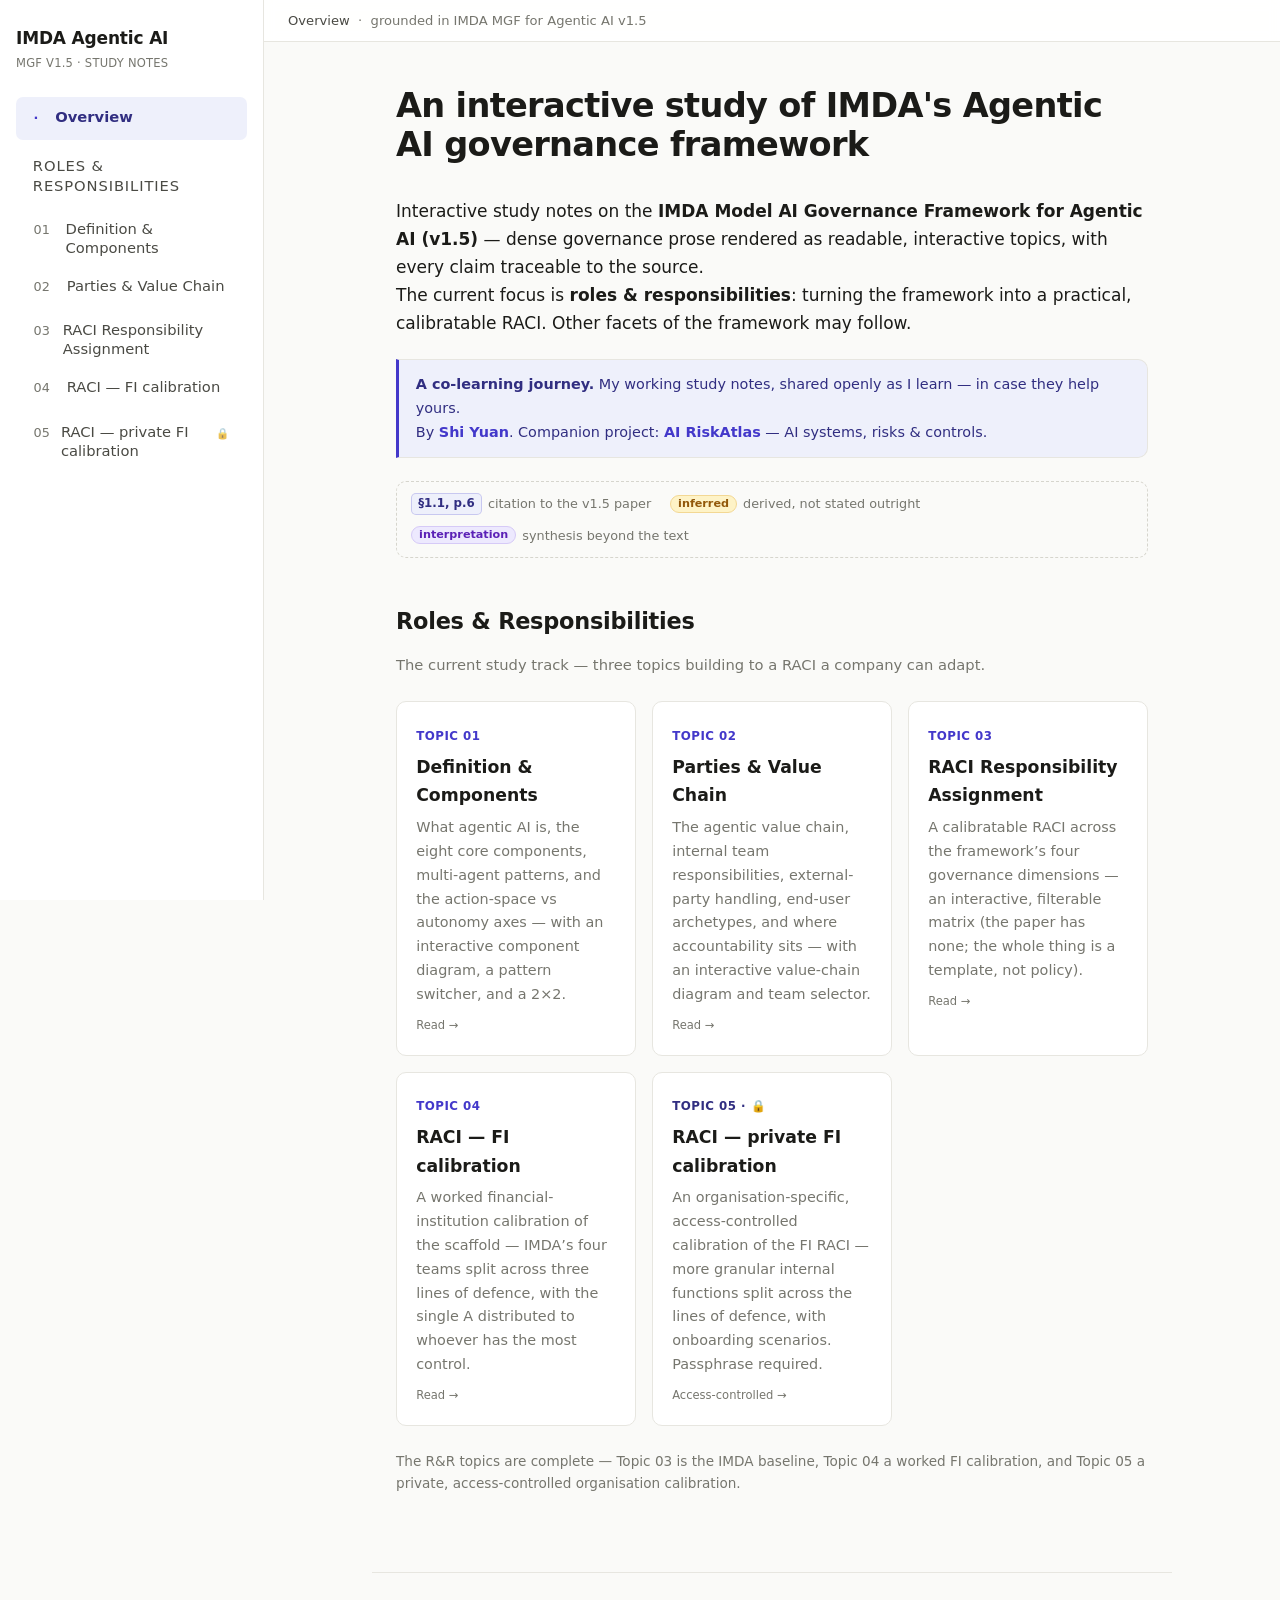
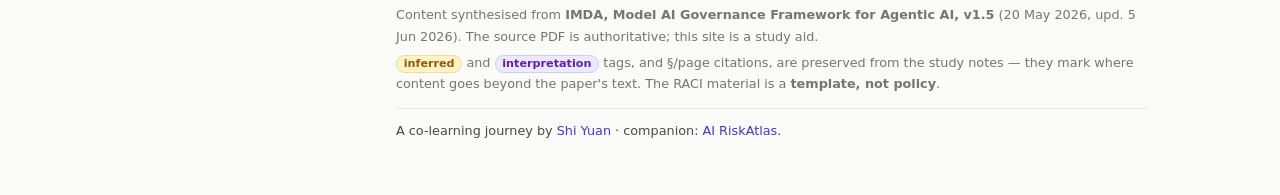
<file: index.html>
<!DOCTYPE html><html lang="en"> <head><meta charset="utf-8"><meta name="viewport" content="width=device-width, initial-scale=1"><meta name="generator" content="Astro v5.18.2"><title>An interactive study of IMDA&#39;s Agentic AI governance framework · IMDA Agentic AI</title><meta name="description" content="An interactive study of the IMDA Model AI Governance Framework for Agentic AI (v1.5)."><link rel="stylesheet" href="/_astro/index.B9lBl-O0.css"></head> <body> <div class="shell"> <aside class="sidebar"> <a class="brand" href="/">
IMDA Agentic AI
<small>MGF v1.5 · study notes</small> </a> <nav class="nav" aria-label="Topics"> <a href="/" class="active"> <span class="num">·</span> Overview
</a> <span class="nav-label">Roles &amp; Responsibilities</span> <div class="nav-group"> <a href="/topics/01-definition-and-components" class> <span class="num">01</span> Definition &amp; Components  </a>  </div><div class="nav-group"> <a href="/topics/02-parties-and-value-chain" class> <span class="num">02</span> Parties &amp; Value Chain  </a>  </div><div class="nav-group"> <a href="/topics/03-rr-raci-scaffold" class> <span class="num">03</span> RACI Responsibility Assignment  </a>  </div><div class="nav-group"> <a href="/topics/04-raci-fi-calibration" class> <span class="num">04</span> RACI — FI calibration  </a>  </div><div class="nav-group"> <a href="/topics/05-private-fi-calibration" class> <span class="num">05</span> RACI — private FI calibration <span class="lock" title="Access-controlled — passphrase required">🔒</span> </a>  </div> </nav> </aside> <div class="main"> <div class="topbar"> <span class="crumb">Overview</span>
&nbsp;·&nbsp; grounded in IMDA MGF for Agentic AI v1.5
</div> <main class="content"> <header class="page-head">  <h1>An interactive study of IMDA&#39;s Agentic AI governance framework</h1>  </header> <div class="prose">  <p>
Interactive study notes on the <strong>IMDA Model AI Governance Framework for Agentic AI
    (v1.5)</strong> — dense governance prose rendered as readable, interactive topics, with every
    claim traceable to the source.<br>
The current focus is <strong>roles &amp; responsibilities</strong>: turning the framework into
    a practical, calibratable RACI. Other facets of the framework may follow.
</p> <aside class="about-note"> <strong>A co-learning journey.</strong> My working study notes, shared openly as I learn —
    in case they help yours.<br>
By <a href="https://www.linkedin.com/in/shi-yuan-tang/" target="_blank" rel="noopener">Shi Yuan</a>.
    Companion project:
<a href="https://riskatlas.principle.sg/" target="_blank" rel="noopener">AI RiskAtlas</a>
— AI systems, risks &amp; controls.
</aside> <div class="legend"> <span><span class="cite">§1.1, p.6</span> citation to the v1.5 paper</span> <span><span class="marker marker-inferred">inferred</span> derived, not stated outright</span> <span><span class="marker marker-interpretation">interpretation</span> synthesis beyond the text</span> </div> <h2>Roles &amp; Responsibilities</h2> <p class="section-lead">The current study track — three topics building to a RACI a company can adapt.</p> <div class="cards"> <a class="card" href="/topics/01-definition-and-components"> <span class="knum">TOPIC 01</span> <h3>Definition &amp; Components</h3> <p>What agentic AI is, the eight core components, multi-agent patterns, and the action-space vs autonomy axes — with an interactive component diagram, a pattern switcher, and a 2×2.</p> <span class="status">Read →</span> </a><a class="card" href="/topics/02-parties-and-value-chain"> <span class="knum">TOPIC 02</span> <h3>Parties &amp; Value Chain</h3> <p>The agentic value chain, internal team responsibilities, external-party handling, end-user archetypes, and where accountability sits — with an interactive value-chain diagram and team selector.</p> <span class="status">Read →</span> </a><a class="card" href="/topics/03-rr-raci-scaffold"> <span class="knum">TOPIC 03</span> <h3>RACI Responsibility Assignment</h3> <p>A calibratable RACI across the framework’s four governance dimensions — an interactive, filterable matrix (the paper has none; the whole thing is a template, not policy).</p> <span class="status">Read →</span> </a><a class="card" href="/topics/04-raci-fi-calibration"> <span class="knum">TOPIC 04</span> <h3>RACI — FI calibration</h3> <p>A worked financial-institution calibration of the scaffold — IMDA’s four teams split across three lines of defence, with the single A distributed to whoever has the most control.</p> <span class="status">Read →</span> </a><a class="card locked" href="/topics/05-private-fi-calibration"> <span class="knum">TOPIC 05 · 🔒</span> <h3>RACI — private FI calibration</h3> <p>An organisation-specific, access-controlled calibration of the FI RACI — more granular internal functions split across the lines of defence, with onboarding scenarios. Passphrase required.</p> <span class="status">Access-controlled →</span> </a> </div> <p style="font-size:0.85rem;color:var(--ink-mute);margin-top:1.5rem;">
The R&amp;R topics are complete — Topic 03 is the IMDA baseline, Topic 04 a worked FI calibration, and
    Topic 05 a private, access-controlled organisation calibration.
</p>  </div> </main> <footer class="foot"> <p>
Content synthesised from <strong>IMDA, Model AI Governance Framework for Agentic AI,
            v1.5</strong> (20 May 2026, upd. 5 Jun 2026). The source PDF is authoritative; this site
            is a study aid.
</p> <p> <span class="marker marker-inferred">inferred</span> and
<span class="marker marker-interpretation">interpretation</span> tags, and
            §/page citations, are preserved from the study notes — they mark where content goes
            beyond the paper's text. The RACI material is a <strong>template, not policy</strong>.
</p> <p class="foot-credit">
A co-learning journey by
<a href="https://www.linkedin.com/in/shi-yuan-tang/" target="_blank" rel="noopener">Shi Yuan</a>
· companion: <a href="https://riskatlas.principle.sg/" target="_blank" rel="noopener">AI RiskAtlas</a>.
</p> </footer> </div> </div> <script type="module">const o=Array.from(document.querySelectorAll(".subnav a[data-slug]")),r=Array.from(document.querySelectorAll("main.content h2[id]"));if(o.length&&r.length){const i=t=>o.forEach(e=>e.classList.toggle("active",e.getAttribute("data-slug")===t)),s=new IntersectionObserver(t=>{const e=t.filter(n=>n.isIntersecting).sort((n,c)=>n.boundingClientRect.top-c.boundingClientRect.top);e[0]&&i(e[0].target.id)},{rootMargin:"0px 0px -68% 0px"});r.forEach(t=>s.observe(t))}</script> </body> </html>
</file>
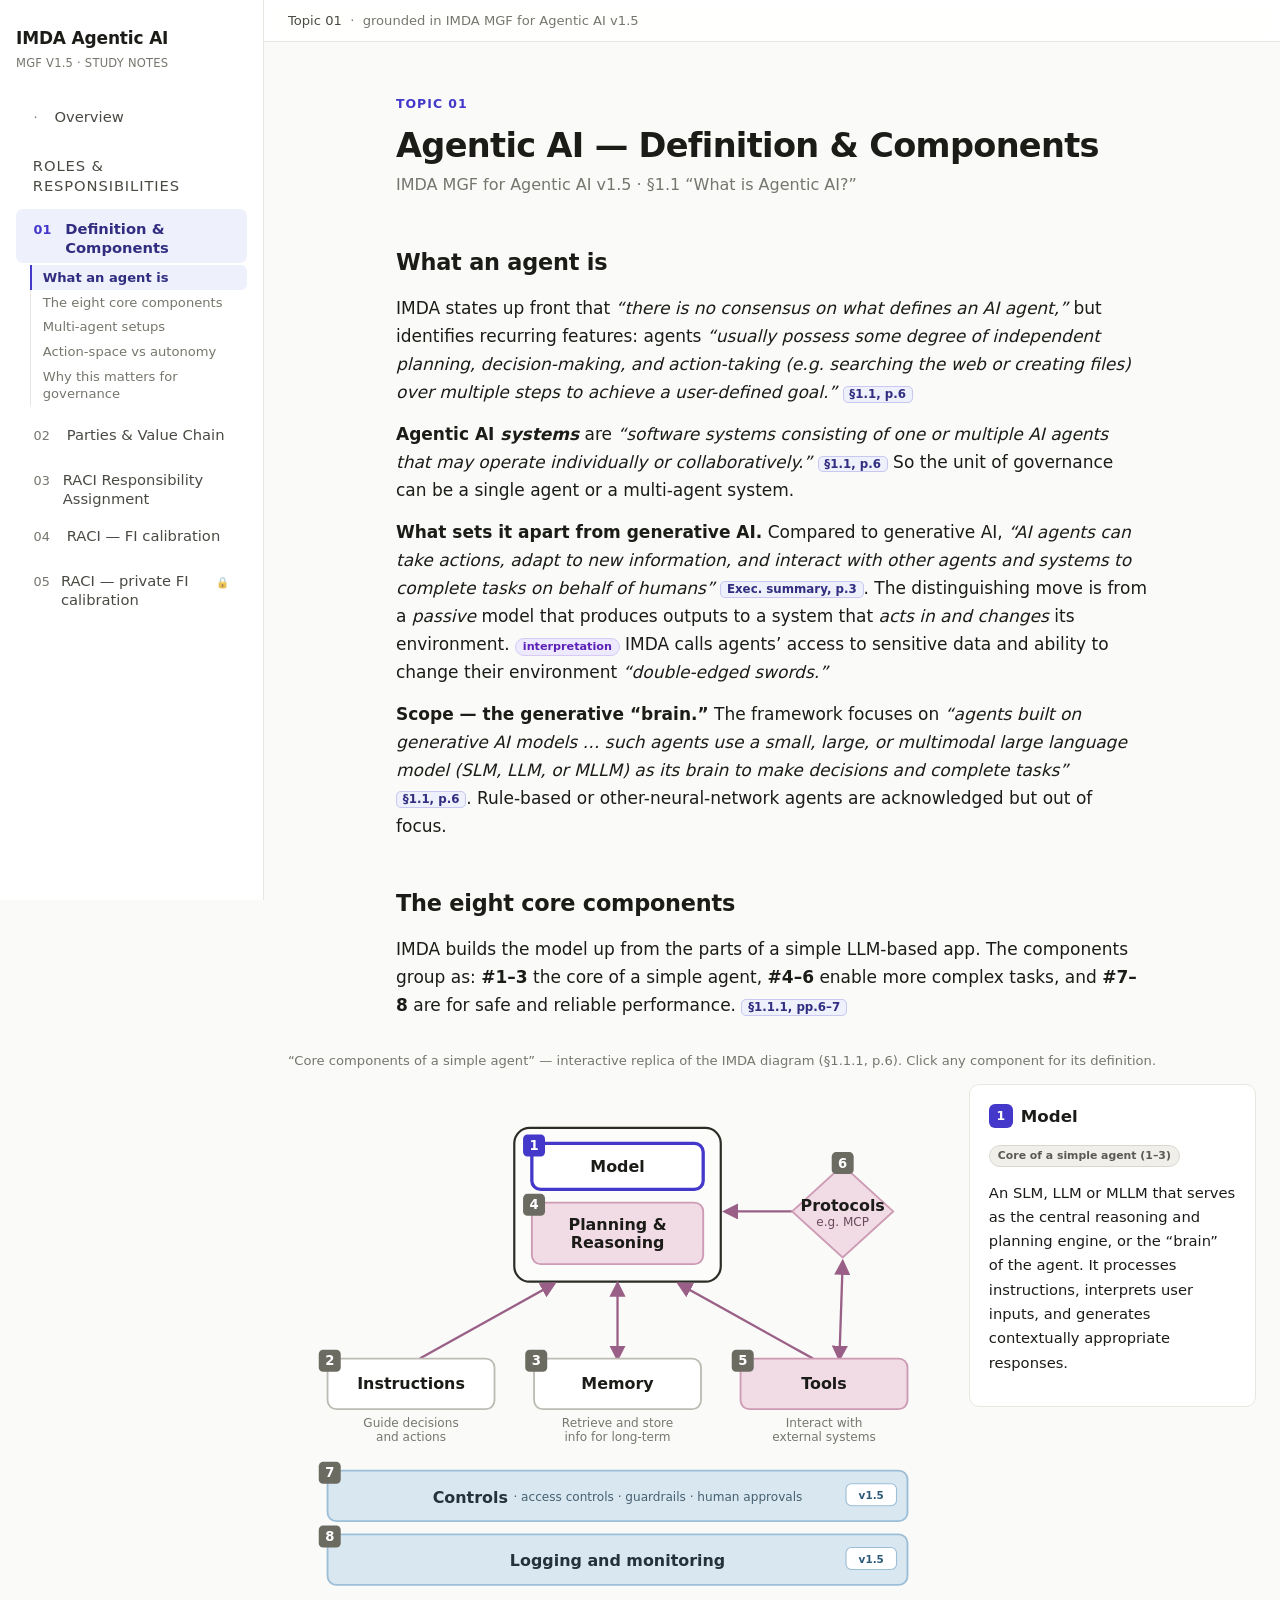
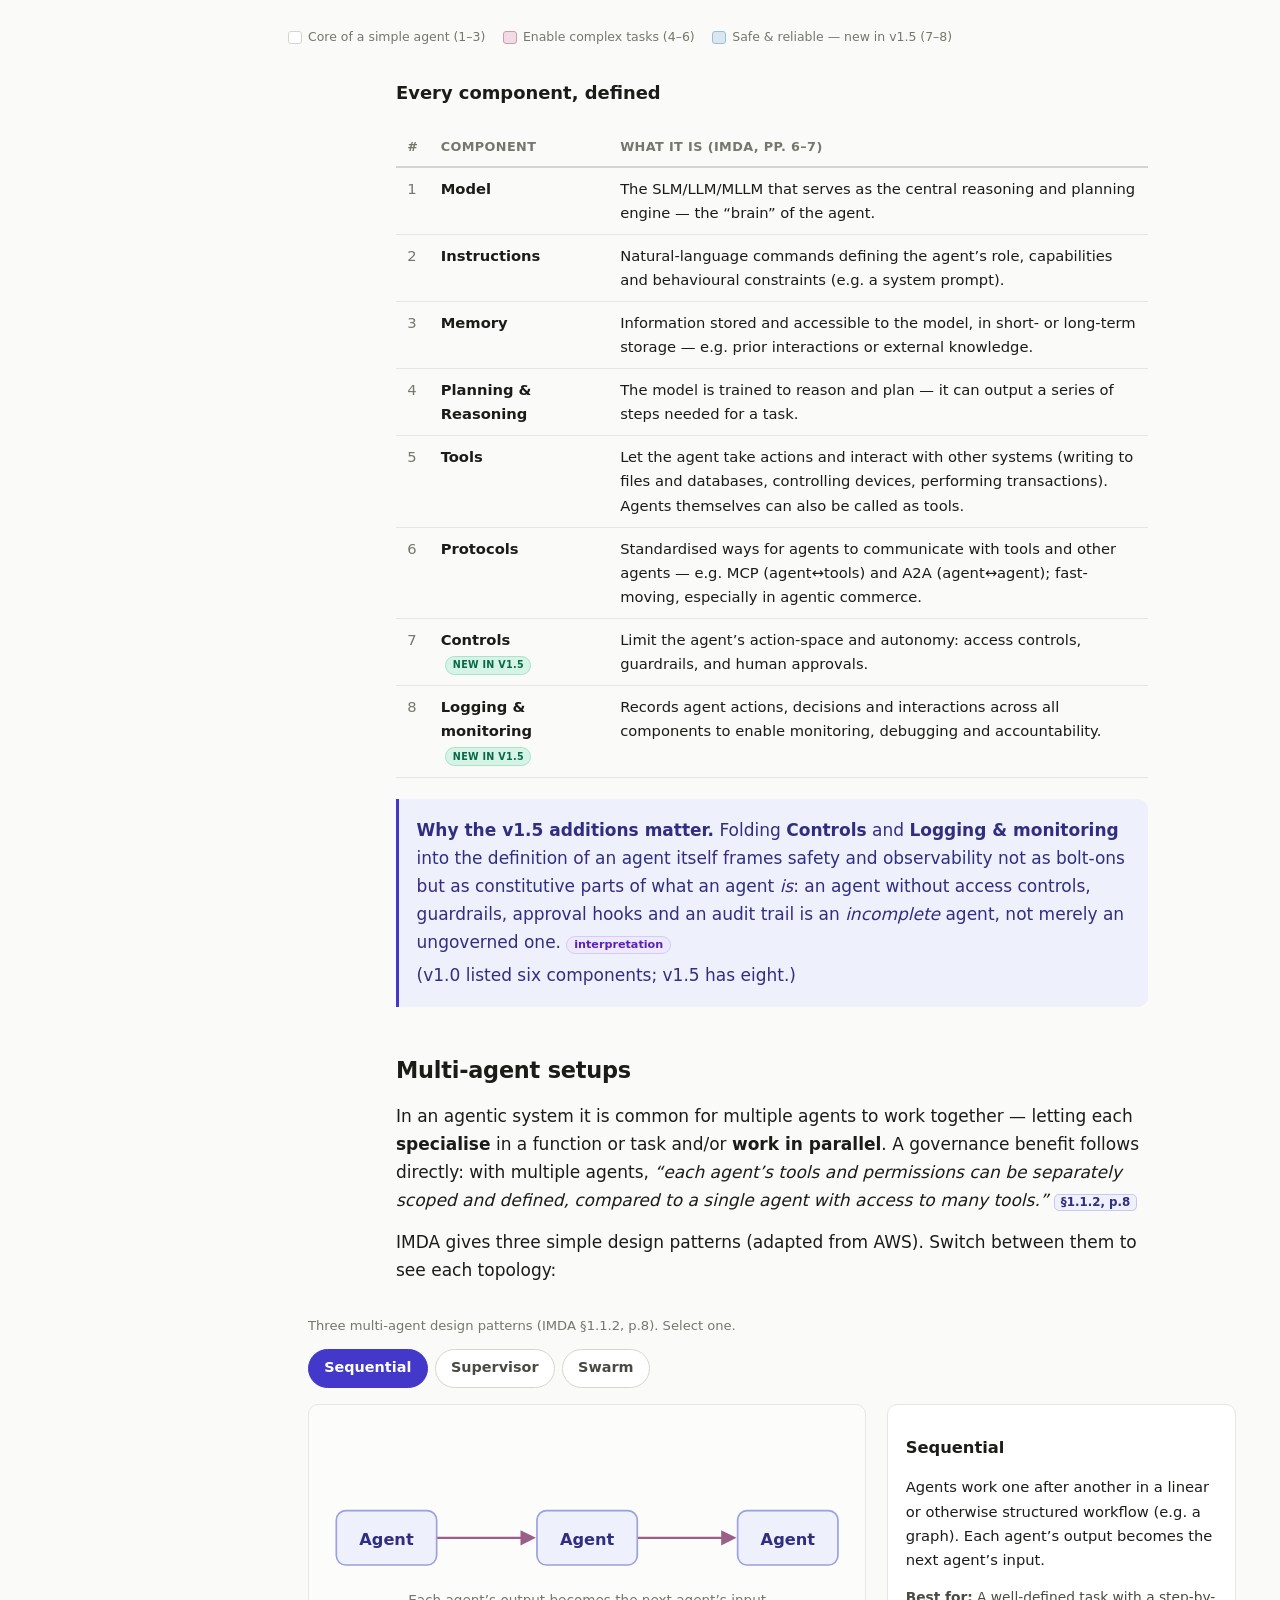
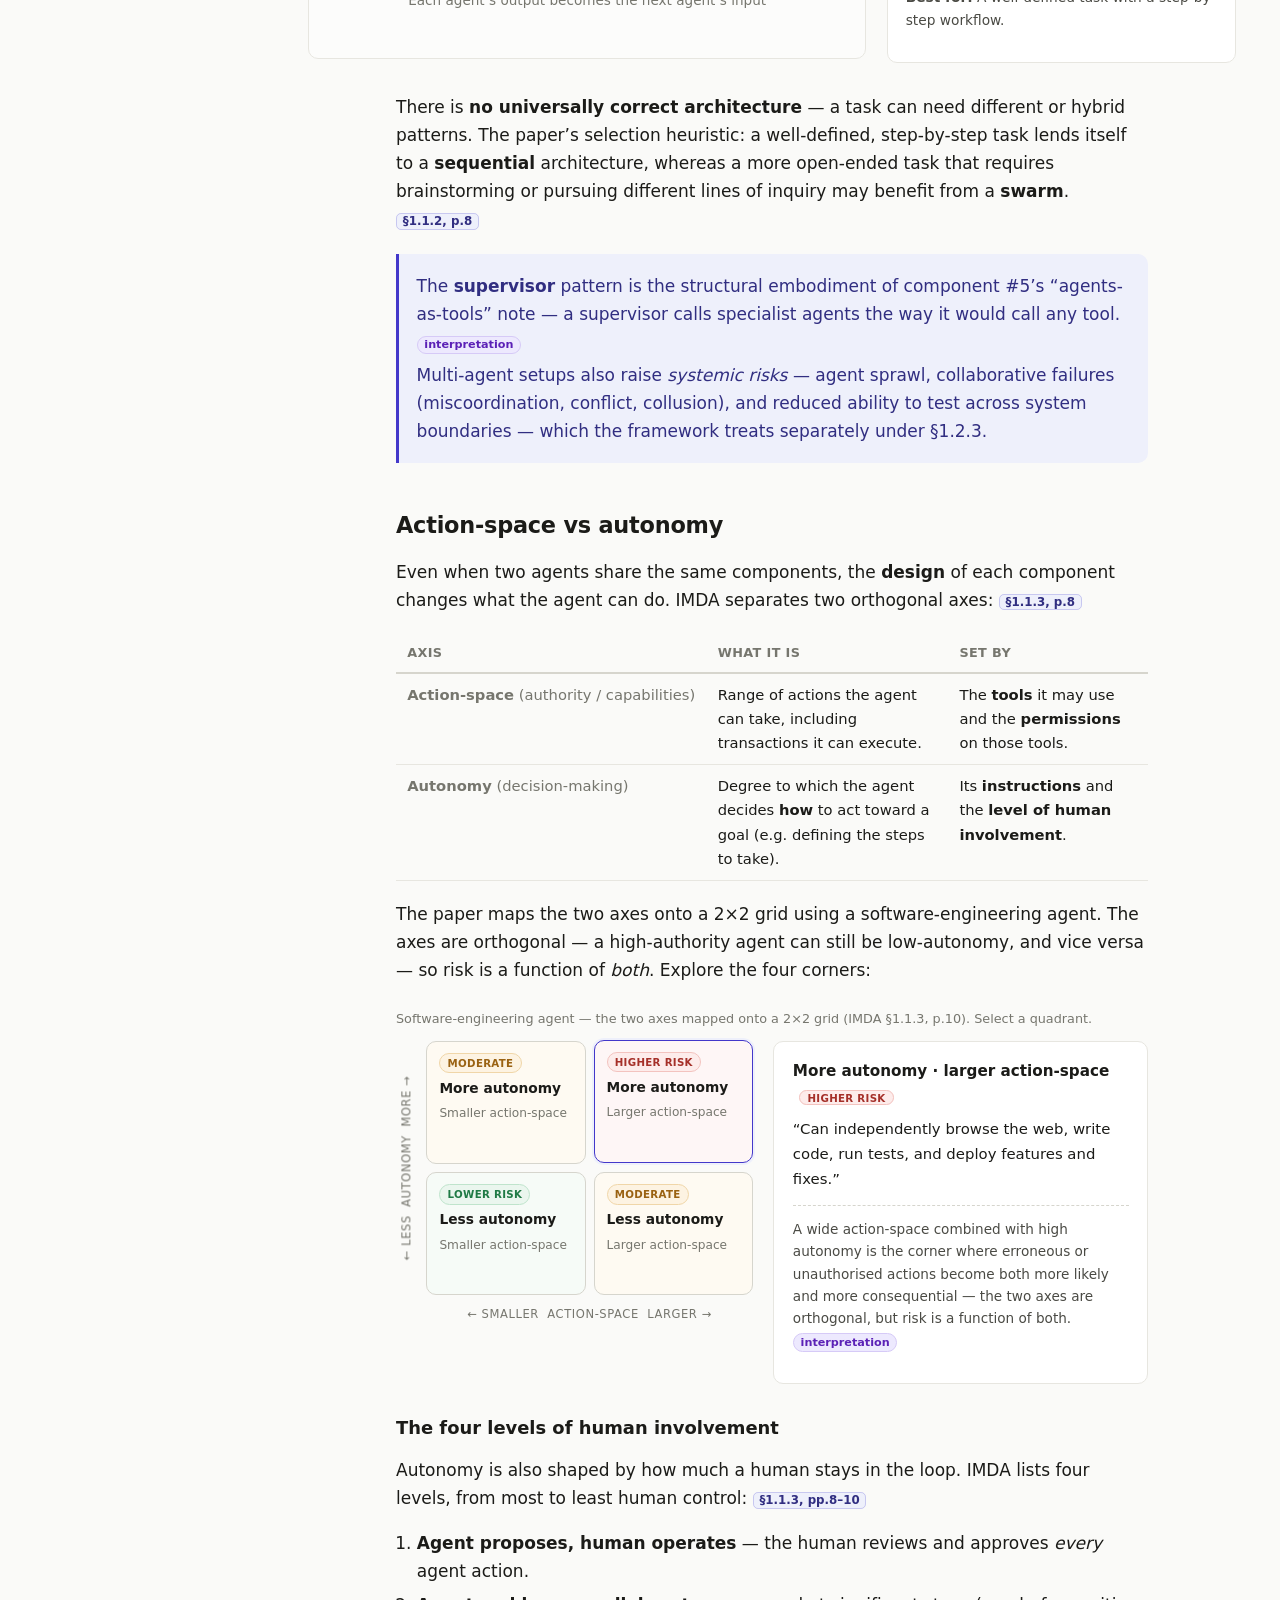
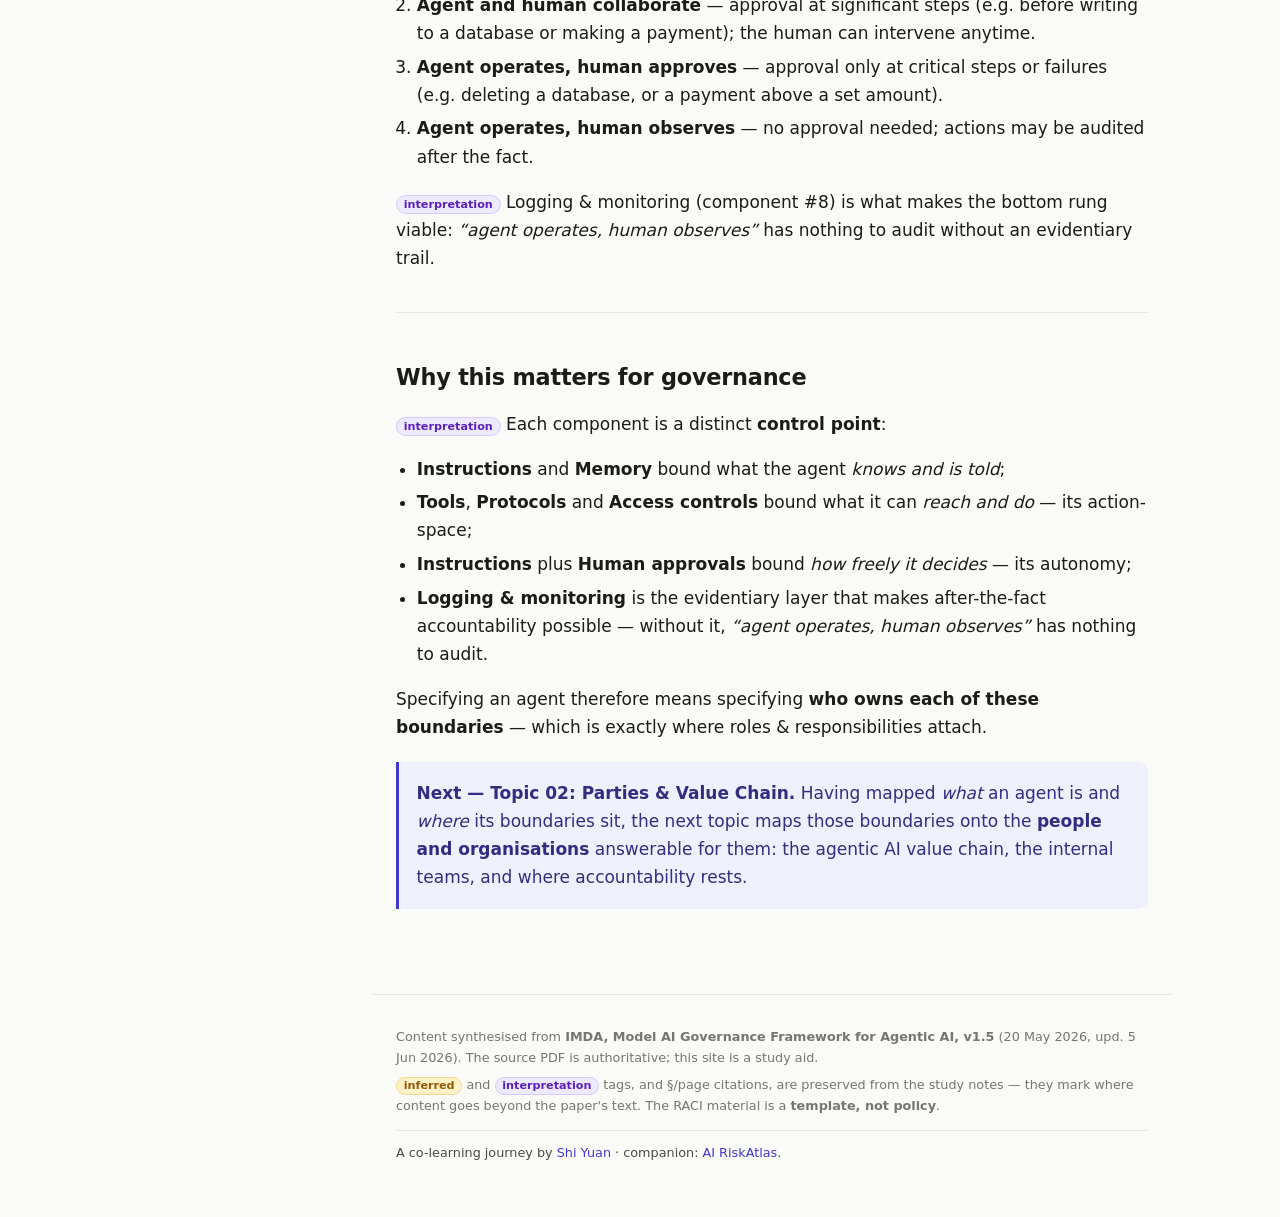
<file: topics/01-definition-and-components/index.html>
<!DOCTYPE html><html lang="en"> <head><meta charset="utf-8"><meta name="viewport" content="width=device-width, initial-scale=1"><meta name="generator" content="Astro v5.18.2"><title>Agentic AI — Definition &amp; Components · IMDA Agentic AI</title><meta name="description" content="An interactive study of the IMDA Model AI Governance Framework for Agentic AI (v1.5)."><link rel="stylesheet" href="/_astro/index.B9lBl-O0.css"></head> <body> <div class="shell"> <aside class="sidebar"> <a class="brand" href="/">
IMDA Agentic AI
<small>MGF v1.5 · study notes</small> </a> <nav class="nav" aria-label="Topics"> <a href="/" class> <span class="num">·</span> Overview
</a> <span class="nav-label">Roles &amp; Responsibilities</span> <div class="nav-group"> <a href="/topics/01-definition-and-components" class="active"> <span class="num">01</span> Definition &amp; Components  </a> <ul class="subnav"> <li><a href="#what-an-agent-is" data-slug="what-an-agent-is">What an agent is</a></li><li><a href="#the-eight-core-components" data-slug="the-eight-core-components">The eight core components</a></li><li><a href="#multi-agent-setups" data-slug="multi-agent-setups">Multi-agent setups</a></li><li><a href="#action-space-vs-autonomy" data-slug="action-space-vs-autonomy">Action-space vs autonomy</a></li><li><a href="#why-this-matters-for-governance" data-slug="why-this-matters-for-governance">Why this matters for governance</a></li> </ul> </div><div class="nav-group"> <a href="/topics/02-parties-and-value-chain" class> <span class="num">02</span> Parties &amp; Value Chain  </a>  </div><div class="nav-group"> <a href="/topics/03-rr-raci-scaffold" class> <span class="num">03</span> RACI Responsibility Assignment  </a>  </div><div class="nav-group"> <a href="/topics/04-raci-fi-calibration" class> <span class="num">04</span> RACI — FI calibration  </a>  </div><div class="nav-group"> <a href="/topics/05-private-fi-calibration" class> <span class="num">05</span> RACI — private FI calibration <span class="lock" title="Access-controlled — passphrase required">🔒</span> </a>  </div> </nav> </aside> <div class="main"> <div class="topbar"> <span class="crumb">Topic 01</span>
&nbsp;·&nbsp; grounded in IMDA MGF for Agentic AI v1.5
</div> <main class="content"> <header class="page-head"> <p class="eyebrow">Topic 01</p> <h1>Agentic AI — Definition &amp; Components</h1> <p class="subtitle">IMDA MGF for Agentic AI v1.5 · §1.1 “What is Agentic AI?”</p> </header> <div class="prose"> <h2 id="what-an-agent-is">What an agent is</h2>
<p>IMDA states up front that <em>“there is no consensus on what defines an AI agent,”</em> but identifies recurring features: agents <em>“usually possess some degree of independent planning, decision-making, and action-taking (e.g. searching the web or creating files) over multiple steps to achieve a user-defined goal.”</em> <cite class="cite" title="IMDA MGF for Agentic AI v1.5 — §1.1 What is Agentic AI?">§1.1, p.6</cite></p>
<p><strong>Agentic AI <em>systems</em></strong> are <em>“software systems consisting of one or multiple AI agents that may operate individually or collaboratively.”</em> <cite class="cite" title="IMDA MGF for Agentic AI v1.5 — §1.1">§1.1, p.6</cite> So the unit of governance can be a single agent or a multi-agent system.</p>
<p><strong>What sets it apart from generative AI.</strong> Compared to generative AI, <em>“AI agents can take actions, adapt to new information, and interact with other agents and systems to complete tasks on behalf of humans”</em> <cite class="cite" title="IMDA MGF for Agentic AI v1.5 — Executive Summary">Exec. summary, p.3</cite>. The distinguishing move is from a <em>passive</em> model that produces outputs to a system that <em>acts in and changes</em> its environment. <span class="marker marker-interpretation" title="Interpretation — synthesis going beyond the IMDA text; not stated in the paper.">interpretation</span> IMDA calls agents’ access to sensitive data and ability to change their environment <em>“double-edged swords.”</em></p>
<p><strong>Scope — the generative “brain.”</strong> The framework focuses on <em>“agents built on generative AI models … such agents use a small, large, or multimodal large language model (SLM, LLM, or MLLM) as its brain to make decisions and complete tasks”</em> <cite class="cite" title="IMDA MGF for Agentic AI v1.5 — §1.1">§1.1, p.6</cite>. Rule-based or other-neural-network agents are acknowledged but out of focus.</p>
<h2 id="the-eight-core-components">The eight core components</h2>
<p>IMDA builds the model up from the parts of a simple LLM-based app. The components group as: <strong>#1–3</strong> the core of a simple agent, <strong>#4–6</strong> enable more complex tasks, and <strong>#7–8</strong> are for safe and reliable performance. <cite class="cite" title="IMDA MGF for Agentic AI v1.5 — §1.1.1 Core components">§1.1.1, pp.6–7</cite></p>
<astro-island uid="Zp6GuY" prefix="r3" component-url="/_astro/ComponentDiagram.2StuelIk.js" component-export="default" renderer-url="/_astro/client.DDKUPYx9.js" props="{}" ssr client="visible" opts="{&quot;name&quot;:&quot;ComponentDiagram&quot;,&quot;value&quot;:true}" await-children><figure class="cd"><figcaption class="cd-caption">“Core components of a simple agent” — interactive replica of the IMDA diagram (§1.1.1, p.6). Click any component for its definition.</figcaption><div class="cd-layout"><svg class="cd-svg" viewBox="0 0 600 480" role="img" aria-label="Diagram of the eight core components of an agent"><title>Core components of a simple agent</title><defs><marker id="cd-ah" viewBox="0 0 10 10" refX="8" refY="5" markerWidth="7" markerHeight="7" orient="auto-start-reverse"><path d="M0,0 L10,5 L0,10 z" class="cd-arrowhead"></path></marker></defs><rect class="cd-brain" x="206" y="40" width="188" height="140" rx="14"></rect><path class="cd-arrow-line" d="M120,250 L242,182" marker-end="url(#cd-ah)"></path><path class="cd-arrow-line" d="M300,250 L300,182" marker-start="url(#cd-ah)" marker-end="url(#cd-ah)"></path><path class="cd-arrow-line" d="M478,250 L356,182" marker-end="url(#cd-ah)"></path><path class="cd-arrow-line" d="M502,250 L505,162" marker-start="url(#cd-ah)" marker-end="url(#cd-ah)"></path><path class="cd-arrow-line" d="M459,116 L398,116" marker-end="url(#cd-ah)"></path><g class="cd-node cd-core selected" role="button" tabindex="0" aria-pressed="true" aria-label="1. Model"><rect class="cd-rect" x="222" y="54" width="156" height="42" rx="8"></rect><text class="cd-label" x="300" y="75" text-anchor="middle" dominant-baseline="central">Model</text><g class="cd-badge" aria-hidden="true"><rect x="214" y="46" width="20" height="20" rx="4"></rect><text x="224" y="56" text-anchor="middle" dominant-baseline="central">1</text></g></g><g class="cd-node cd-enabling" role="button" tabindex="0" aria-pressed="false" aria-label="4. Planning &amp; Reasoning"><rect class="cd-rect" x="222" y="108" width="156" height="56" rx="8"></rect><text class="cd-label" x="300" y="128" text-anchor="middle" dominant-baseline="central">Planning &amp;</text><text class="cd-label" x="300" y="144" text-anchor="middle" dominant-baseline="central">Reasoning</text><g class="cd-badge" aria-hidden="true"><rect x="214" y="100" width="20" height="20" rx="4"></rect><text x="224" y="110" text-anchor="middle" dominant-baseline="central">4</text></g></g><g class="cd-node cd-enabling" role="button" tabindex="0" aria-pressed="false" aria-label="6. Protocols"><polygon class="cd-rect" points="505,74 551,116 505,158 459,116"></polygon><text class="cd-label" x="505" y="111" text-anchor="middle" dominant-baseline="central">Protocols</text><text class="cd-sublabel" x="505" y="126" text-anchor="middle" dominant-baseline="central">e.g. MCP</text><g class="cd-badge" aria-hidden="true"><rect x="495" y="62" width="20" height="20" rx="4"></rect><text x="505" y="72" text-anchor="middle" dominant-baseline="central">6</text></g></g><g class="cd-node cd-core" role="button" tabindex="0" aria-pressed="false" aria-label="2. Instructions"><rect class="cd-rect" x="36" y="250" width="152" height="46" rx="8"></rect><text class="cd-label" x="112" y="273" text-anchor="middle" dominant-baseline="central">Instructions</text><g class="cd-badge" aria-hidden="true"><rect x="28" y="242" width="20" height="20" rx="4"></rect><text x="38" y="252" text-anchor="middle" dominant-baseline="central">2</text></g><text class="cd-undercap" x="112" y="312" text-anchor="middle">Guide decisions</text><text class="cd-undercap" x="112" y="325" text-anchor="middle">and actions</text></g><g class="cd-node cd-core" role="button" tabindex="0" aria-pressed="false" aria-label="3. Memory"><rect class="cd-rect" x="224" y="250" width="152" height="46" rx="8"></rect><text class="cd-label" x="300" y="273" text-anchor="middle" dominant-baseline="central">Memory</text><g class="cd-badge" aria-hidden="true"><rect x="216" y="242" width="20" height="20" rx="4"></rect><text x="226" y="252" text-anchor="middle" dominant-baseline="central">3</text></g><text class="cd-undercap" x="300" y="312" text-anchor="middle">Retrieve and store</text><text class="cd-undercap" x="300" y="325" text-anchor="middle">info for long-term</text></g><g class="cd-node cd-enabling" role="button" tabindex="0" aria-pressed="false" aria-label="5. Tools"><rect class="cd-rect" x="412" y="250" width="152" height="46" rx="8"></rect><text class="cd-label" x="488" y="273" text-anchor="middle" dominant-baseline="central">Tools</text><g class="cd-badge" aria-hidden="true"><rect x="404" y="242" width="20" height="20" rx="4"></rect><text x="414" y="252" text-anchor="middle" dominant-baseline="central">5</text></g><text class="cd-undercap" x="488" y="312" text-anchor="middle">Interact with</text><text class="cd-undercap" x="488" y="325" text-anchor="middle">external systems</text></g><g class="cd-node cd-safe" role="button" tabindex="0" aria-pressed="false" aria-label="7. Controls"><rect class="cd-rect" x="36" y="352" width="528" height="46" rx="8"></rect><text x="300" y="376" text-anchor="middle" dominant-baseline="central"><tspan class="cd-bar-label">Controls </tspan><tspan class="cd-bar-sub">· access controls · guardrails · human approvals</tspan></text><g class="cd-badge" aria-hidden="true"><rect x="28" y="344" width="20" height="20" rx="4"></rect><text x="38" y="354" text-anchor="middle" dominant-baseline="central">7</text></g><g class="cd-vtag" aria-hidden="true"><rect x="508" y="364" width="46" height="20" rx="5"></rect><text x="531" y="374" text-anchor="middle" dominant-baseline="central">v1.5</text></g></g><g class="cd-node cd-safe" role="button" tabindex="0" aria-pressed="false" aria-label="8. Logging &amp; monitoring"><rect class="cd-rect" x="36" y="410" width="528" height="46" rx="8"></rect><text class="cd-bar-label" x="300" y="434" text-anchor="middle" dominant-baseline="central">Logging and monitoring</text><g class="cd-badge" aria-hidden="true"><rect x="28" y="402" width="20" height="20" rx="4"></rect><text x="38" y="412" text-anchor="middle" dominant-baseline="central">8</text></g><g class="cd-vtag" aria-hidden="true"><rect x="508" y="422" width="46" height="20" rx="5"></rect><text x="531" y="432" text-anchor="middle" dominant-baseline="central">v1.5</text></g></g></svg><aside class="cd-panel" aria-live="polite"><div class="cd-panel-head"><span class="cd-pn-num">1</span><span class="cd-pn-name">Model</span></div><span class="cd-grouptag core">Core of a simple agent (1–3)</span><p class="cd-def">An SLM, LLM or MLLM that serves as the central reasoning and planning engine, or the “brain” of the agent. It processes instructions, interprets user inputs, and generates contextually appropriate responses.</p></aside></div><div class="cd-legend" aria-hidden="true"><span><i class="cd-sw cd-sw-core"></i> Core of a simple agent (1–3)</span><span><i class="cd-sw cd-sw-enabling"></i> Enable complex tasks (4–6)</span><span><i class="cd-sw cd-sw-safe"></i> Safe &amp; reliable — new in v1.5 (7–8)</span></div></figure><!--astro:end--></astro-island>
<h3 id="every-component-defined">Every component, defined</h3>


















































<table><thead><tr><th>#</th><th>Component</th><th>What it is (IMDA, pp. 6–7)</th></tr></thead><tbody><tr><td>1</td><td><strong>Model</strong></td><td>The SLM/LLM/MLLM that serves as the central reasoning and planning engine — the “brain” of the agent.</td></tr><tr><td>2</td><td><strong>Instructions</strong></td><td>Natural-language commands defining the agent’s role, capabilities and behavioural constraints (e.g. a system prompt).</td></tr><tr><td>3</td><td><strong>Memory</strong></td><td>Information stored and accessible to the model, in short- or long-term storage — e.g. prior interactions or external knowledge.</td></tr><tr><td>4</td><td><strong>Planning &amp; Reasoning</strong></td><td>The model is trained to reason and plan — it can output a series of steps needed for a task.</td></tr><tr><td>5</td><td><strong>Tools</strong></td><td>Let the agent take actions and interact with other systems (writing to files and databases, controlling devices, performing transactions). Agents themselves can also be called as tools.</td></tr><tr><td>6</td><td><strong>Protocols</strong></td><td>Standardised ways for agents to communicate with tools and other agents — e.g. MCP (agent↔tools) and A2A (agent↔agent); fast-moving, especially in agentic commerce.</td></tr><tr><td>7</td><td><strong>Controls</strong> <span class="tag-new">new in v1.5</span></td><td>Limit the agent’s action-space and autonomy: access controls, guardrails, and human approvals.</td></tr><tr><td>8</td><td><strong>Logging &amp; monitoring</strong> <span class="tag-new">new in v1.5</span></td><td>Records agent actions, decisions and interactions across all components to enable monitoring, debugging and accountability.</td></tr></tbody></table>
<blockquote>
<p><strong>Why the v1.5 additions matter.</strong> Folding <strong>Controls</strong> and <strong>Logging &amp; monitoring</strong> into the definition of an agent itself frames safety and observability not as bolt-ons but as constitutive parts of what an agent <em>is</em>: an agent without access controls, guardrails, approval hooks and an audit trail is an <em>incomplete</em> agent, not merely an ungoverned one. <span class="marker marker-interpretation" title="Interpretation — synthesis going beyond the IMDA text; not stated in the paper.">interpretation</span></p>
<p>(v1.0 listed six components; v1.5 has eight.)</p>
</blockquote>
<h2 id="multi-agent-setups">Multi-agent setups</h2>
<p>In an agentic system it is common for multiple agents to work together — letting each <strong>specialise</strong> in a function or task and/or <strong>work in parallel</strong>. A governance benefit follows directly: with multiple agents, <em>“each agent’s tools and permissions can be separately scoped and defined, compared to a single agent with access to many tools.”</em> <cite class="cite" title="IMDA MGF for Agentic AI v1.5 — §1.1.2 Multi-agent setups">§1.1.2, p.8</cite></p>
<p>IMDA gives three simple design patterns (adapted from AWS). Switch between them to see each topology:</p>
<style>astro-island,astro-slot,astro-static-slot{display:contents}</style><script>(()=>{var a=(s,i,o)=>{let r=async()=>{await(await s())()},t=typeof i.value=="object"?i.value:void 0,c={rootMargin:t==null?void 0:t.rootMargin},n=new IntersectionObserver(e=>{for(let l of e)if(l.isIntersecting){n.disconnect(),r();break}},c);for(let e of o.children)n.observe(e)};(self.Astro||(self.Astro={})).visible=a;window.dispatchEvent(new Event("astro:visible"));})();</script><script>(()=>{var A=Object.defineProperty;var g=(i,o,a)=>o in i?A(i,o,{enumerable:!0,configurable:!0,writable:!0,value:a}):i[o]=a;var d=(i,o,a)=>g(i,typeof o!="symbol"?o+"":o,a);{let i={0:t=>m(t),1:t=>a(t),2:t=>new RegExp(t),3:t=>new Date(t),4:t=>new Map(a(t)),5:t=>new Set(a(t)),6:t=>BigInt(t),7:t=>new URL(t),8:t=>new Uint8Array(t),9:t=>new Uint16Array(t),10:t=>new Uint32Array(t),11:t=>1/0*t},o=t=>{let[l,e]=t;return l in i?i[l](e):void 0},a=t=>t.map(o),m=t=>typeof t!="object"||t===null?t:Object.fromEntries(Object.entries(t).map(([l,e])=>[l,o(e)]));class y extends HTMLElement{constructor(){super(...arguments);d(this,"Component");d(this,"hydrator");d(this,"hydrate",async()=>{var b;if(!this.hydrator||!this.isConnected)return;let e=(b=this.parentElement)==null?void 0:b.closest("astro-island[ssr]");if(e){e.addEventListener("astro:hydrate",this.hydrate,{once:!0});return}let c=this.querySelectorAll("astro-slot"),n={},h=this.querySelectorAll("template[data-astro-template]");for(let r of h){let s=r.closest(this.tagName);s!=null&&s.isSameNode(this)&&(n[r.getAttribute("data-astro-template")||"default"]=r.innerHTML,r.remove())}for(let r of c){let s=r.closest(this.tagName);s!=null&&s.isSameNode(this)&&(n[r.getAttribute("name")||"default"]=r.innerHTML)}let p;try{p=this.hasAttribute("props")?m(JSON.parse(this.getAttribute("props"))):{}}catch(r){let s=this.getAttribute("component-url")||"<unknown>",v=this.getAttribute("component-export");throw v&&(s+=` (export ${v})`),console.error(`[hydrate] Error parsing props for component ${s}`,this.getAttribute("props"),r),r}let u;await this.hydrator(this)(this.Component,p,n,{client:this.getAttribute("client")}),this.removeAttribute("ssr"),this.dispatchEvent(new CustomEvent("astro:hydrate"))});d(this,"unmount",()=>{this.isConnected||this.dispatchEvent(new CustomEvent("astro:unmount"))})}disconnectedCallback(){document.removeEventListener("astro:after-swap",this.unmount),document.addEventListener("astro:after-swap",this.unmount,{once:!0})}connectedCallback(){if(!this.hasAttribute("await-children")||document.readyState==="interactive"||document.readyState==="complete")this.childrenConnectedCallback();else{let e=()=>{document.removeEventListener("DOMContentLoaded",e),c.disconnect(),this.childrenConnectedCallback()},c=new MutationObserver(()=>{var n;((n=this.lastChild)==null?void 0:n.nodeType)===Node.COMMENT_NODE&&this.lastChild.nodeValue==="astro:end"&&(this.lastChild.remove(),e())});c.observe(this,{childList:!0}),document.addEventListener("DOMContentLoaded",e)}}async childrenConnectedCallback(){let e=this.getAttribute("before-hydration-url");e&&await import(e),this.start()}async start(){let e=JSON.parse(this.getAttribute("opts")),c=this.getAttribute("client");if(Astro[c]===void 0){window.addEventListener(`astro:${c}`,()=>this.start(),{once:!0});return}try{await Astro[c](async()=>{let n=this.getAttribute("renderer-url"),[h,{default:p}]=await Promise.all([import(this.getAttribute("component-url")),n?import(n):()=>()=>{}]),u=this.getAttribute("component-export")||"default";if(!u.includes("."))this.Component=h[u];else{this.Component=h;for(let f of u.split("."))this.Component=this.Component[f]}return this.hydrator=p,this.hydrate},e,this)}catch(n){console.error(`[astro-island] Error hydrating ${this.getAttribute("component-url")}`,n)}}attributeChangedCallback(){this.hydrate()}}d(y,"observedAttributes",["props"]),customElements.get("astro-island")||customElements.define("astro-island",y)}})();</script><astro-island uid="Z1gFYyx" prefix="r4" component-url="/_astro/MultiAgentPatterns.zB-WgwzD.js" component-export="default" renderer-url="/_astro/client.DDKUPYx9.js" props="{}" ssr client="visible" opts="{&quot;name&quot;:&quot;MultiAgentPatterns&quot;,&quot;value&quot;:true}" await-children><figure class="ma"><figcaption class="ma-caption">Three multi-agent design patterns (IMDA §1.1.2, p.8). Select one.</figcaption><div class="ma-tabs" role="tablist" aria-label="Multi-agent patterns"><button type="button" role="tab" aria-selected="true" class="ma-tab active">Sequential</button><button type="button" role="tab" aria-selected="false" class="ma-tab">Supervisor</button><button type="button" role="tab" aria-selected="false" class="ma-tab">Swarm</button></div><div class="ma-layout"><svg class="ma-svg" viewBox="0 0 520 230" role="img" aria-label="Sequential pattern topology"><defs><marker id="ma-ah" viewBox="0 0 10 10" refX="8" refY="5" markerWidth="7" markerHeight="7" orient="auto-start-reverse"><path d="M0,0 L10,5 L0,10 z" class="ma-edge-head"></path></marker></defs><path class="ma-edge" d="M116,121 L208,121" marker-end="url(#ma-ah)"></path><path class="ma-edge" d="M308,121 L400,121" marker-end="url(#ma-ah)"></path><g class="ma-node ma-agent"><rect x="20" y="95" width="96" height="52" rx="9"></rect><text class="ma-label" x="68" y="123" text-anchor="middle" dominant-baseline="central">Agent</text></g><g class="ma-node ma-agent"><rect x="212" y="95" width="96" height="52" rx="9"></rect><text class="ma-label" x="260" y="123" text-anchor="middle" dominant-baseline="central">Agent</text></g><g class="ma-node ma-agent"><rect x="404" y="95" width="96" height="52" rx="9"></rect><text class="ma-label" x="452" y="123" text-anchor="middle" dominant-baseline="central">Agent</text></g><text class="ma-flowcap" x="260" y="185" text-anchor="middle">Each agent’s output becomes the next agent’s input</text></svg><aside class="ma-panel" aria-live="polite"><p class="ma-panel-name">Sequential</p><p class="ma-def">Agents work one after another in a linear or otherwise structured workflow (e.g. a graph). Each agent’s output becomes the next agent’s input.</p><p class="ma-best"><strong>Best for:</strong> <!-- -->A well-defined task with a step-by-step workflow.</p></aside></div></figure><!--astro:end--></astro-island>
<p>There is <strong>no universally correct architecture</strong> — a task can need different or hybrid patterns. The paper’s selection heuristic: a well-defined, step-by-step task lends itself to a <strong>sequential</strong> architecture, whereas a more open-ended task that requires brainstorming or pursuing different lines of inquiry may benefit from a <strong>swarm</strong>. <cite class="cite" title="IMDA MGF for Agentic AI v1.5 — §1.1.2">§1.1.2, p.8</cite></p>
<blockquote>
<p>The <strong>supervisor</strong> pattern is the structural embodiment of component #5’s “agents-as-tools” note — a supervisor calls specialist agents the way it would call any tool. <span class="marker marker-interpretation" title="Interpretation — synthesis going beyond the IMDA text; not stated in the paper.">interpretation</span></p>
<p>Multi-agent setups also raise <em>systemic risks</em> — agent sprawl, collaborative failures (miscoordination, conflict, collusion), and reduced ability to test across system boundaries — which the framework treats separately under §1.2.3.</p>
</blockquote>
<h2 id="action-space-vs-autonomy">Action-space vs autonomy</h2>
<p>Even when two agents share the same components, the <strong>design</strong> of each component changes what the agent can do. IMDA separates two orthogonal axes: <cite class="cite" title="IMDA MGF for Agentic AI v1.5 — §1.1.3 How agent design affects capabilities">§1.1.3, p.8</cite></p>




















<table><thead><tr><th>Axis</th><th>What it is</th><th>Set by</th></tr></thead><tbody><tr><td><strong>Action-space</strong> (authority / capabilities)</td><td>Range of actions the agent can take, including transactions it can execute.</td><td>The <strong>tools</strong> it may use and the <strong>permissions</strong> on those tools.</td></tr><tr><td><strong>Autonomy</strong> (decision-making)</td><td>Degree to which the agent decides <strong>how</strong> to act toward a goal (e.g. defining the steps to take).</td><td>Its <strong>instructions</strong> and the <strong>level of human involvement</strong>.</td></tr></tbody></table>
<p>The paper maps the two axes onto a 2×2 grid using a software-engineering agent. The axes are orthogonal — a high-authority agent can still be low-autonomy, and vice versa — so risk is a function of <em>both</em>. Explore the four corners:</p>
<astro-island uid="LjWlu" prefix="r5" component-url="/_astro/AutonomyGrid.BDHZIR9e.js" component-export="default" renderer-url="/_astro/client.DDKUPYx9.js" props="{}" ssr client="visible" opts="{&quot;name&quot;:&quot;AutonomyGrid&quot;,&quot;value&quot;:true}" await-children><figure class="ag"><figcaption class="ag-caption">Software-engineering agent — the two axes mapped onto a 2×2 grid (IMDA §1.1.3, p.10). Select a quadrant.</figcaption><div class="ag-layout"><div class="ag-figure"><div class="ag-axis-y">← less  Autonomy  more →</div><div class="ag-grid" role="group" aria-label="Autonomy by action-space quadrants"><button type="button" class="ag-cell r2" aria-pressed="false"><span class="risk-pill risk-2">Moderate</span><span class="lab">More<!-- --> autonomy</span><span class="sub">Smaller<!-- --> action-space</span></button><button type="button" class="ag-cell r3 selected" aria-pressed="true"><span class="risk-pill risk-3">Higher risk</span><span class="lab">More<!-- --> autonomy</span><span class="sub">Larger<!-- --> action-space</span></button><button type="button" class="ag-cell r1" aria-pressed="false"><span class="risk-pill risk-1">Lower risk</span><span class="lab">Less<!-- --> autonomy</span><span class="sub">Smaller<!-- --> action-space</span></button><button type="button" class="ag-cell r2" aria-pressed="false"><span class="risk-pill risk-2">Moderate</span><span class="lab">Less<!-- --> autonomy</span><span class="sub">Larger<!-- --> action-space</span></button></div><div class="ag-axis-x">← smaller  Action-space  larger →</div></div><aside class="ag-panel" aria-live="polite"><p class="ag-panel-label">More<!-- --> autonomy ·<!-- --> <!-- -->larger<!-- --> action-space<!-- --> <span class="risk-pill risk-3" style="margin-left:0.4rem">Higher risk</span></p><p class="ag-eg">Can independently browse the web, write code, run tests, and deploy features and fixes.</p><p class="ag-note">A wide action-space combined with high autonomy is the corner where erroneous or unauthorised actions become both more likely and more consequential — the two axes are orthogonal, but risk is a function of both.<!-- --> <span class="marker marker-interpretation" title="Synthesis beyond the IMDA text.">interpretation</span></p></aside></div></figure><!--astro:end--></astro-island>
<h3 id="the-four-levels-of-human-involvement">The four levels of human involvement</h3>
<p>Autonomy is also shaped by how much a human stays in the loop. IMDA lists four levels, from most to least human control: <cite class="cite" title="IMDA MGF for Agentic AI v1.5 — §1.1.3, adapting Knight First Amendment Institute, ‘Levels of Autonomy for AI Agents’">§1.1.3, pp.8–10</cite></p>
<ol>
<li><strong>Agent proposes, human operates</strong> — the human reviews and approves <em>every</em> agent action.</li>
<li><strong>Agent and human collaborate</strong> — approval at significant steps (e.g. before writing to a database or making a payment); the human can intervene anytime.</li>
<li><strong>Agent operates, human approves</strong> — approval only at critical steps or failures (e.g. deleting a database, or a payment above a set amount).</li>
<li><strong>Agent operates, human observes</strong> — no approval needed; actions may be audited after the fact.</li>
</ol>
<p><span class="marker marker-interpretation" title="Synthesis beyond the IMDA text.">interpretation</span> Logging &amp; monitoring (component #8) is what makes the bottom rung viable: <em>“agent operates, human observes”</em> has nothing to audit without an evidentiary trail.</p>
<hr/>
<h2 id="why-this-matters-for-governance">Why this matters for governance</h2>
<p><span class="marker marker-interpretation" title="Interpretation — synthesis going beyond the IMDA text; not stated in the paper.">interpretation</span> Each component is a distinct <strong>control point</strong>:</p>
<ul>
<li><strong>Instructions</strong> and <strong>Memory</strong> bound what the agent <em>knows and is told</em>;</li>
<li><strong>Tools</strong>, <strong>Protocols</strong> and <strong>Access controls</strong> bound what it can <em>reach and do</em> — its action-space;</li>
<li><strong>Instructions</strong> plus <strong>Human approvals</strong> bound <em>how freely it decides</em> — its autonomy;</li>
<li><strong>Logging &amp; monitoring</strong> is the evidentiary layer that makes after-the-fact accountability possible — without it, <em>“agent operates, human observes”</em> has nothing to audit.</li>
</ul>
<p>Specifying an agent therefore means specifying <strong>who owns each of these boundaries</strong> — which is exactly where roles &amp; responsibilities attach.</p>
<blockquote>
<p><strong>Next — Topic 02: Parties &amp; Value Chain.</strong> Having mapped <em>what</em> an agent is and <em>where</em> its boundaries sit, the next topic maps those boundaries onto the <strong>people and organisations</strong> answerable for them: the agentic AI value chain, the internal teams, and where accountability rests.</p>
</blockquote> </div> </main> <footer class="foot"> <p>
Content synthesised from <strong>IMDA, Model AI Governance Framework for Agentic AI,
            v1.5</strong> (20 May 2026, upd. 5 Jun 2026). The source PDF is authoritative; this site
            is a study aid.
</p> <p> <span class="marker marker-inferred">inferred</span> and
<span class="marker marker-interpretation">interpretation</span> tags, and
            §/page citations, are preserved from the study notes — they mark where content goes
            beyond the paper's text. The RACI material is a <strong>template, not policy</strong>.
</p> <p class="foot-credit">
A co-learning journey by
<a href="https://www.linkedin.com/in/shi-yuan-tang/" target="_blank" rel="noopener">Shi Yuan</a>
· companion: <a href="https://riskatlas.principle.sg/" target="_blank" rel="noopener">AI RiskAtlas</a>.
</p> </footer> </div> </div> <script type="module">const o=Array.from(document.querySelectorAll(".subnav a[data-slug]")),r=Array.from(document.querySelectorAll("main.content h2[id]"));if(o.length&&r.length){const i=t=>o.forEach(e=>e.classList.toggle("active",e.getAttribute("data-slug")===t)),s=new IntersectionObserver(t=>{const e=t.filter(n=>n.isIntersecting).sort((n,c)=>n.boundingClientRect.top-c.boundingClientRect.top);e[0]&&i(e[0].target.id)},{rootMargin:"0px 0px -68% 0px"});r.forEach(t=>s.observe(t))}</script> </body> </html>
</file>
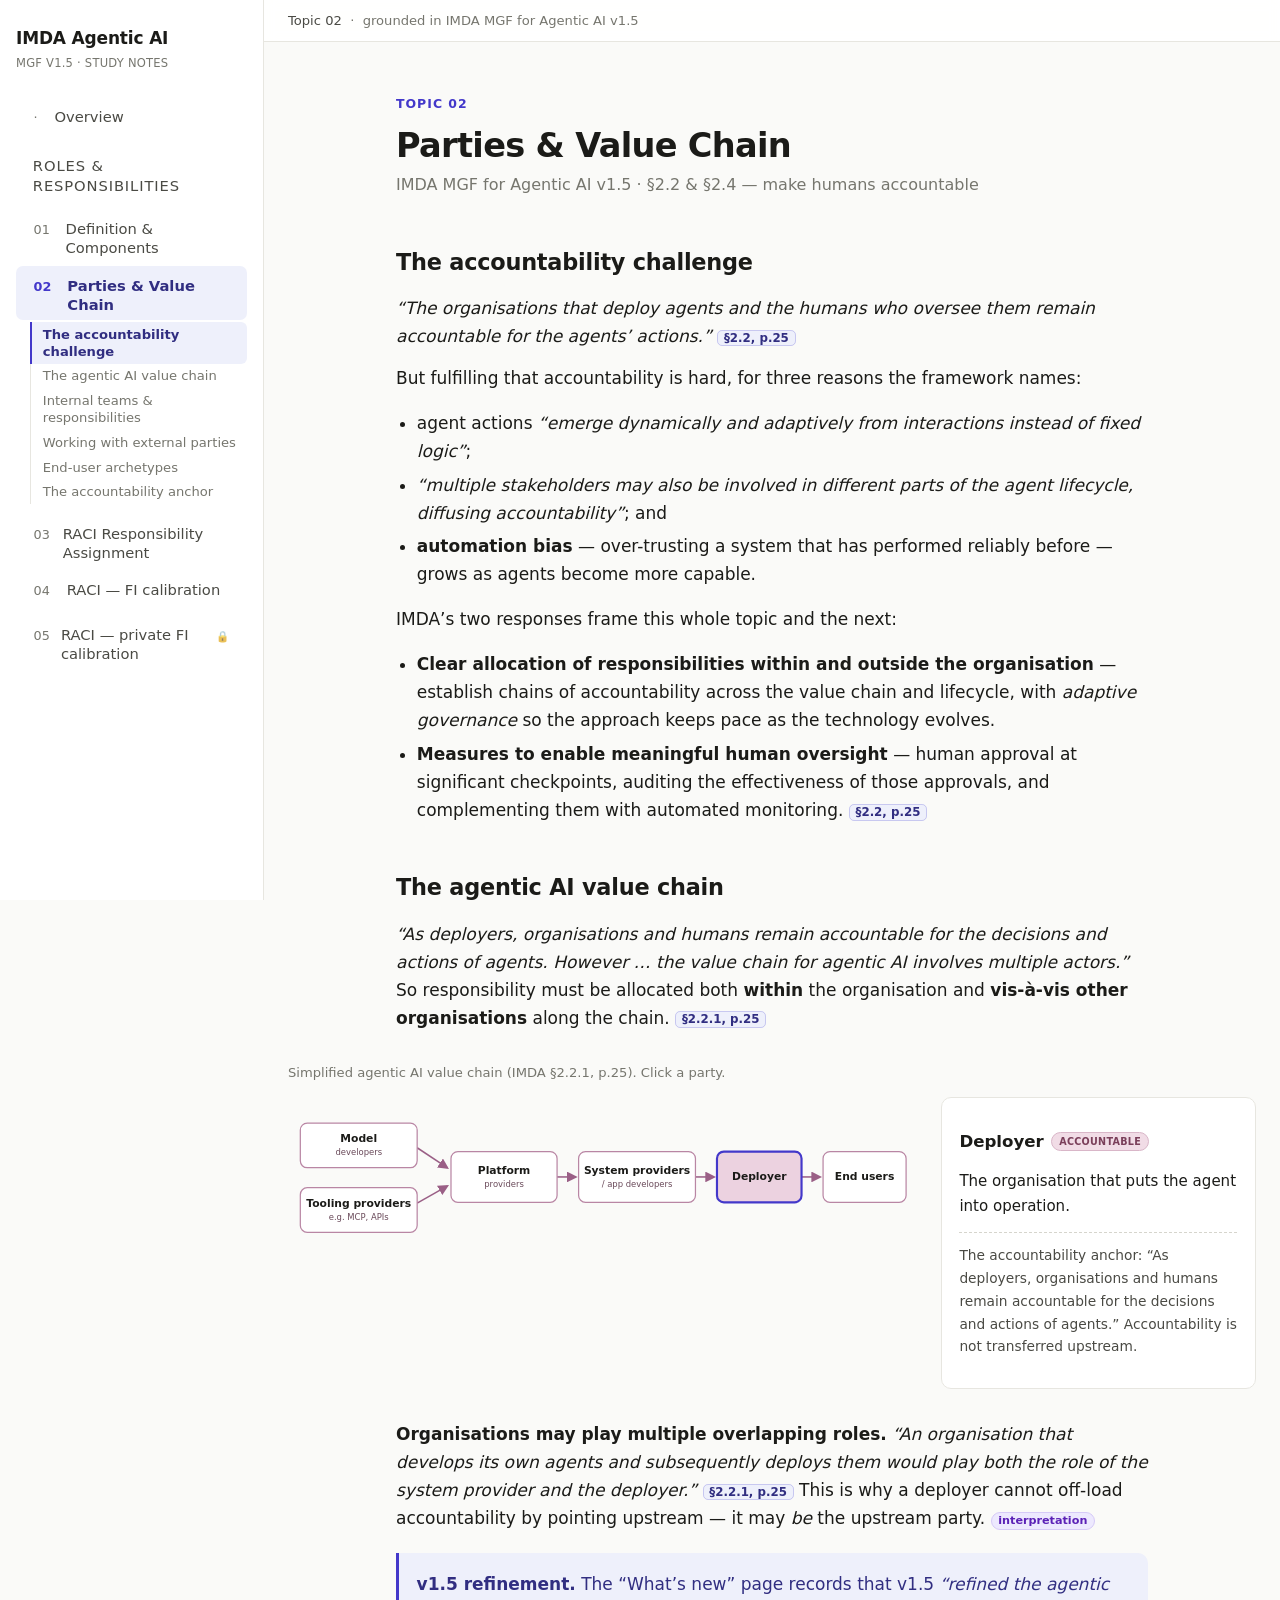
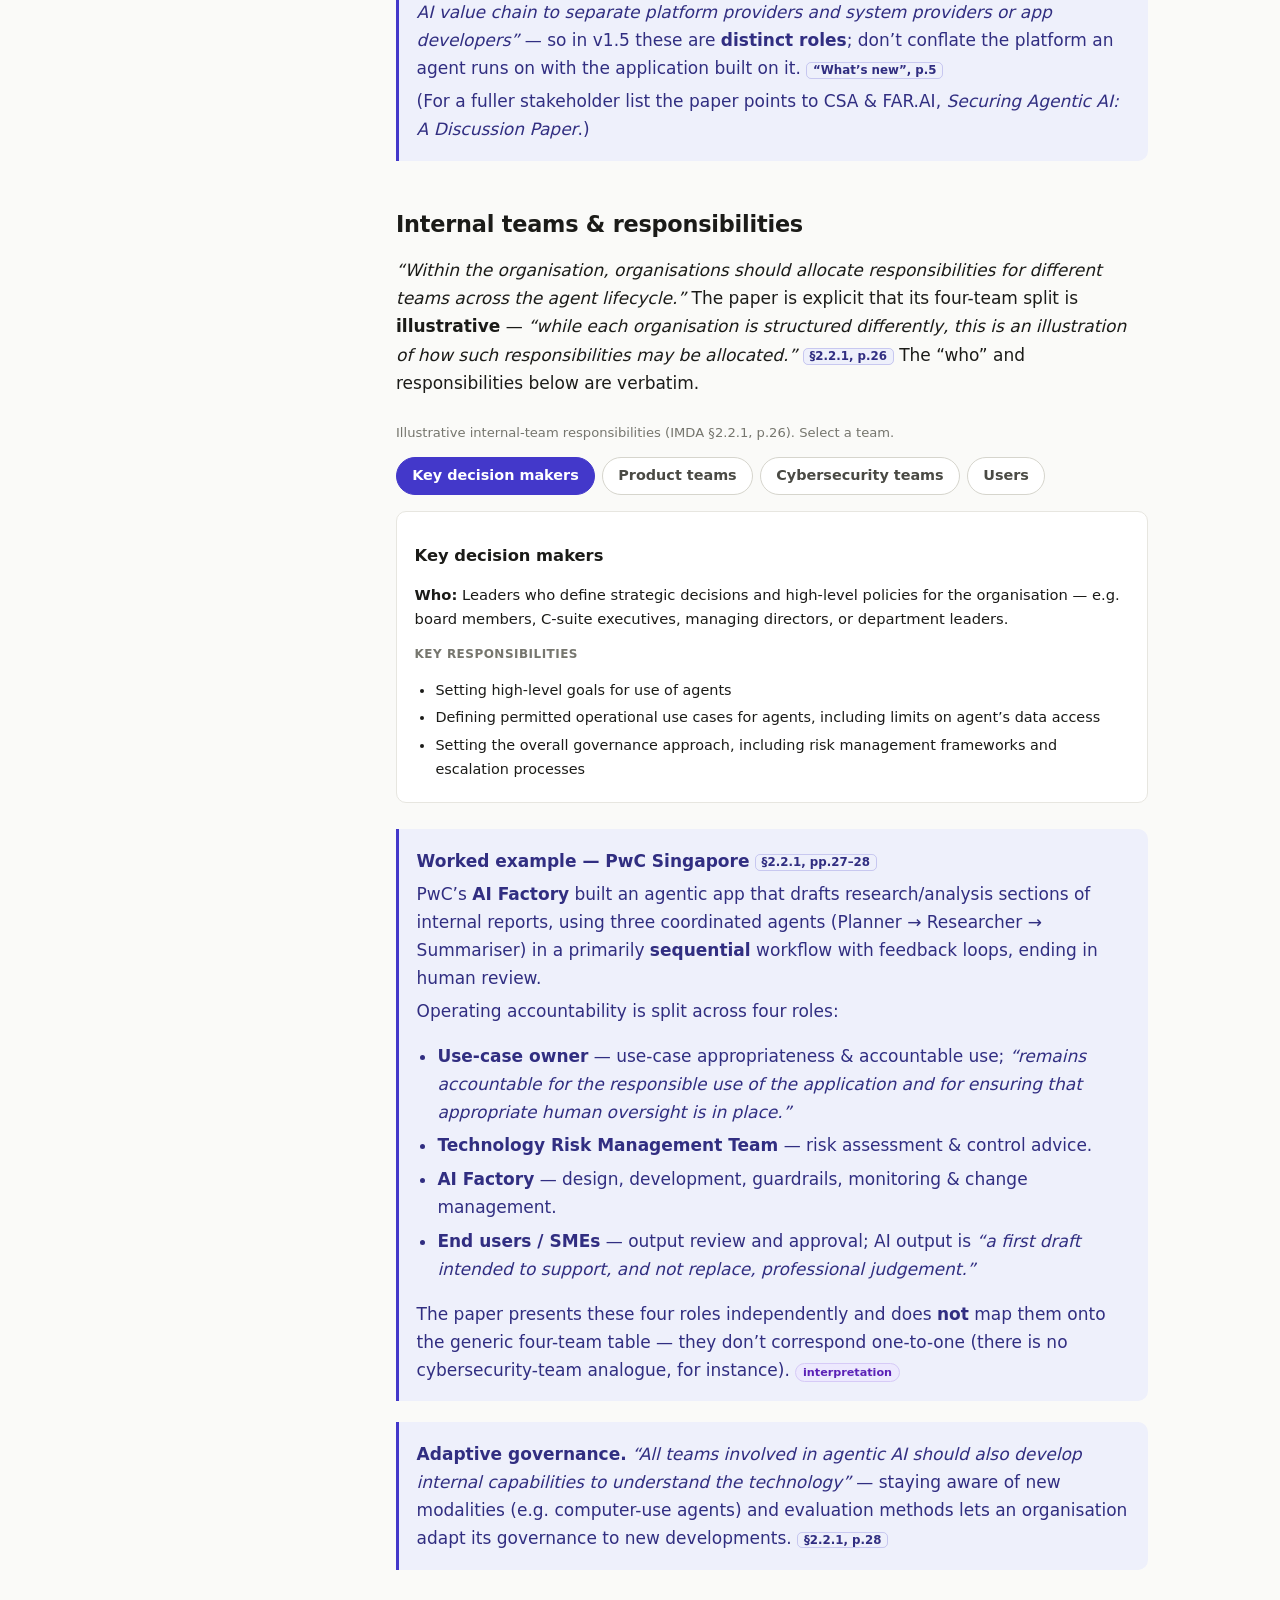
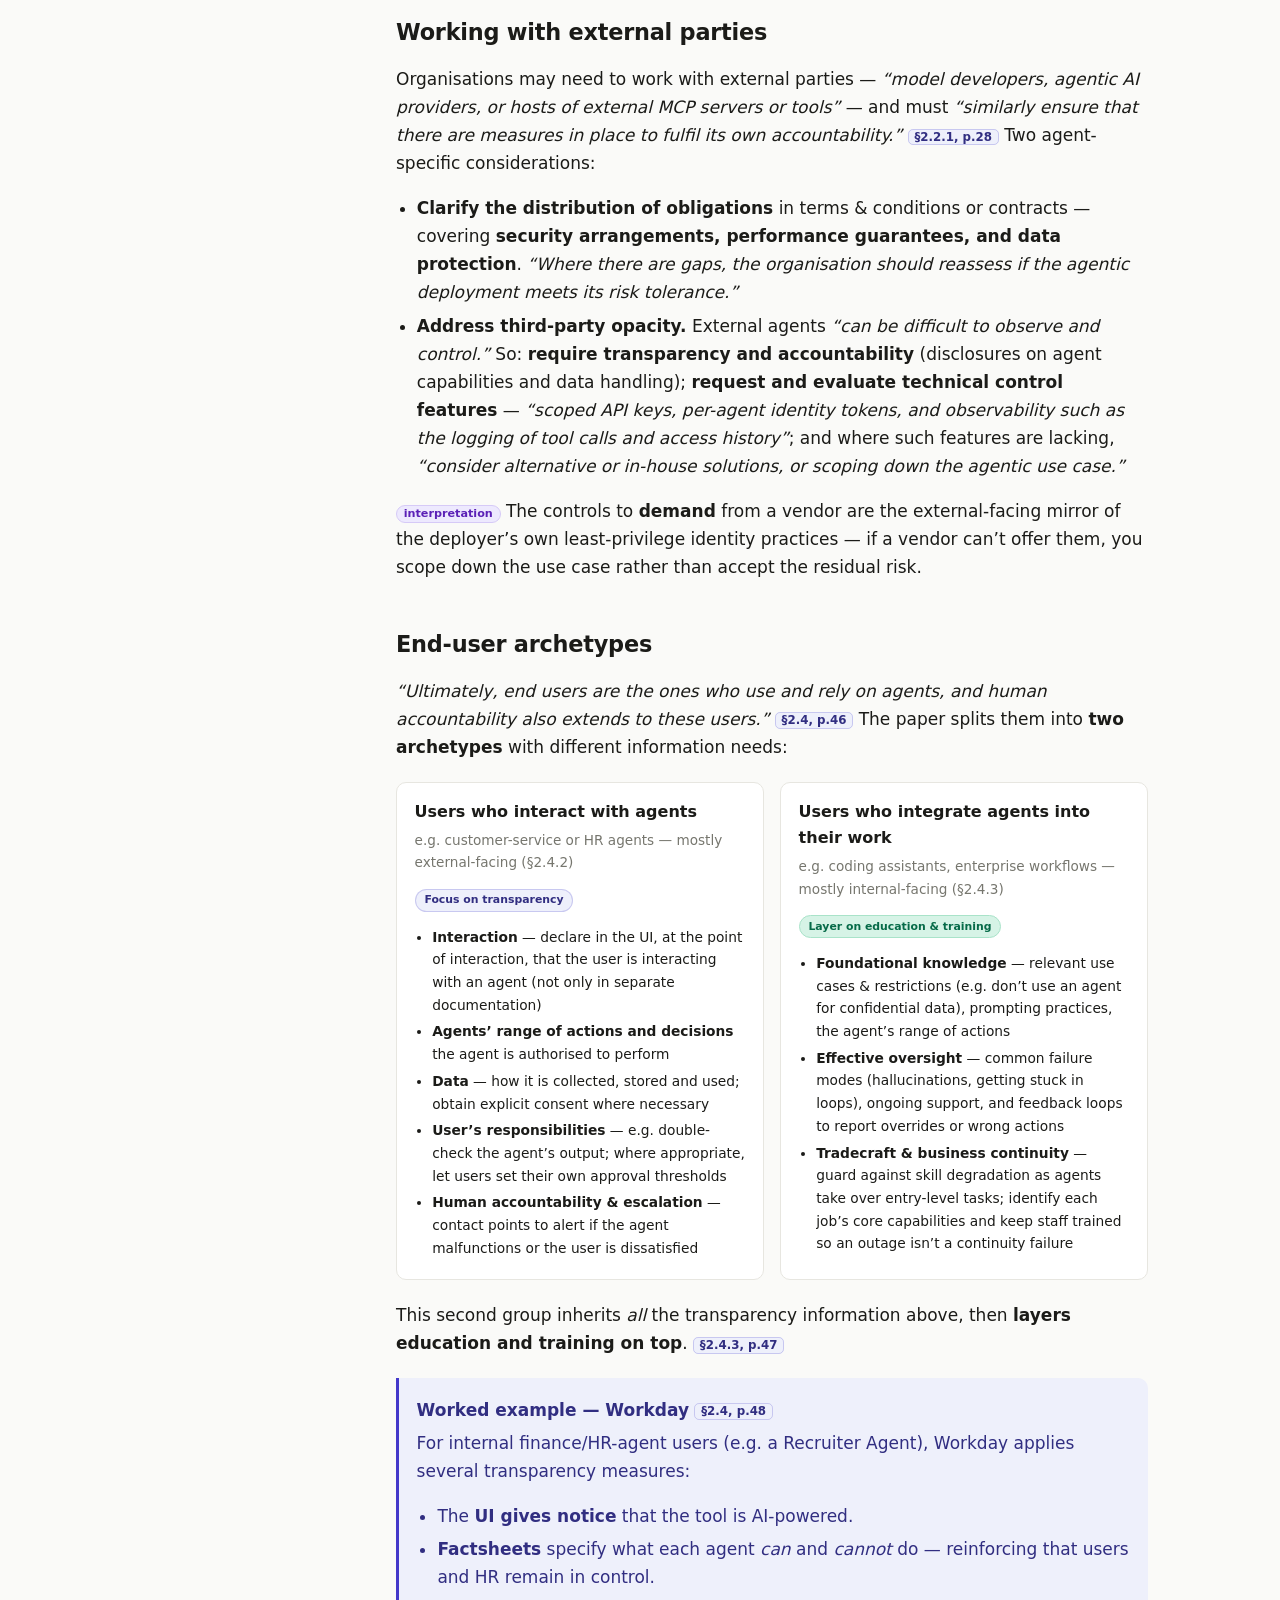
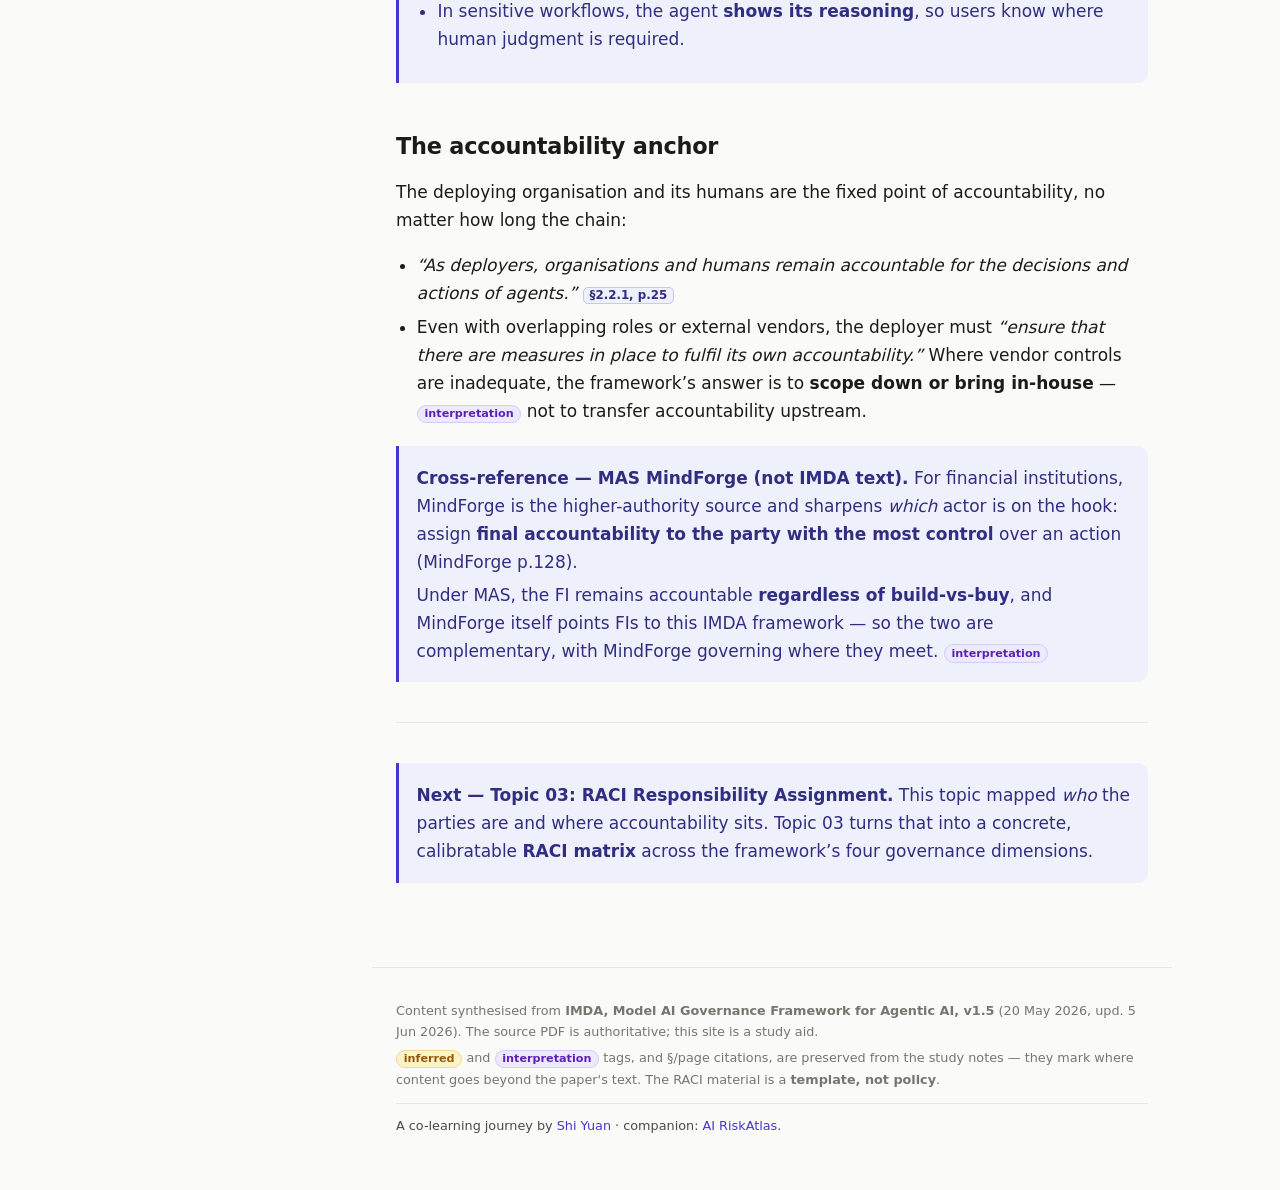
<file: topics/02-parties-and-value-chain/index.html>
<!DOCTYPE html><html lang="en"> <head><meta charset="utf-8"><meta name="viewport" content="width=device-width, initial-scale=1"><meta name="generator" content="Astro v5.18.2"><title>Parties &amp; Value Chain · IMDA Agentic AI</title><meta name="description" content="An interactive study of the IMDA Model AI Governance Framework for Agentic AI (v1.5)."><link rel="stylesheet" href="/_astro/index.B9lBl-O0.css"></head> <body> <div class="shell"> <aside class="sidebar"> <a class="brand" href="/">
IMDA Agentic AI
<small>MGF v1.5 · study notes</small> </a> <nav class="nav" aria-label="Topics"> <a href="/" class> <span class="num">·</span> Overview
</a> <span class="nav-label">Roles &amp; Responsibilities</span> <div class="nav-group"> <a href="/topics/01-definition-and-components" class> <span class="num">01</span> Definition &amp; Components  </a>  </div><div class="nav-group"> <a href="/topics/02-parties-and-value-chain" class="active"> <span class="num">02</span> Parties &amp; Value Chain  </a> <ul class="subnav"> <li><a href="#the-accountability-challenge" data-slug="the-accountability-challenge">The accountability challenge</a></li><li><a href="#the-agentic-ai-value-chain" data-slug="the-agentic-ai-value-chain">The agentic AI value chain</a></li><li><a href="#internal-teams--responsibilities" data-slug="internal-teams--responsibilities">Internal teams &amp; responsibilities</a></li><li><a href="#working-with-external-parties" data-slug="working-with-external-parties">Working with external parties</a></li><li><a href="#end-user-archetypes" data-slug="end-user-archetypes">End-user archetypes</a></li><li><a href="#the-accountability-anchor" data-slug="the-accountability-anchor">The accountability anchor</a></li> </ul> </div><div class="nav-group"> <a href="/topics/03-rr-raci-scaffold" class> <span class="num">03</span> RACI Responsibility Assignment  </a>  </div><div class="nav-group"> <a href="/topics/04-raci-fi-calibration" class> <span class="num">04</span> RACI — FI calibration  </a>  </div><div class="nav-group"> <a href="/topics/05-private-fi-calibration" class> <span class="num">05</span> RACI — private FI calibration <span class="lock" title="Access-controlled — passphrase required">🔒</span> </a>  </div> </nav> </aside> <div class="main"> <div class="topbar"> <span class="crumb">Topic 02</span>
&nbsp;·&nbsp; grounded in IMDA MGF for Agentic AI v1.5
</div> <main class="content"> <header class="page-head"> <p class="eyebrow">Topic 02</p> <h1>Parties &amp; Value Chain</h1> <p class="subtitle">IMDA MGF for Agentic AI v1.5 · §2.2 &amp; §2.4 — make humans accountable</p> </header> <div class="prose"> <h2 id="the-accountability-challenge">The accountability challenge</h2>
<p><em>“The organisations that deploy agents and the humans who oversee them remain accountable for the agents’ actions.”</em> <cite class="cite" title="IMDA MGF for Agentic AI v1.5 — §2.2 Make humans meaningfully accountable">§2.2, p.25</cite></p>
<p>But fulfilling that accountability is hard, for three reasons the framework names:</p>
<ul>
<li>agent actions <em>“emerge dynamically and adaptively from interactions instead of fixed logic”</em>;</li>
<li><em>“multiple stakeholders may also be involved in different parts of the agent lifecycle, diffusing accountability”</em>; and</li>
<li><strong>automation bias</strong> — over-trusting a system that has performed reliably before — grows as agents become more capable.</li>
</ul>
<p>IMDA’s two responses frame this whole topic and the next:</p>
<ul>
<li><strong>Clear allocation of responsibilities within and outside the organisation</strong> — establish chains of accountability across the value chain and lifecycle, with <em>adaptive governance</em> so the approach keeps pace as the technology evolves.</li>
<li><strong>Measures to enable meaningful human oversight</strong> — human approval at significant checkpoints, auditing the effectiveness of those approvals, and complementing them with automated monitoring. <cite class="cite" title="IMDA MGF for Agentic AI v1.5 — §2.2">§2.2, p.25</cite></li>
</ul>
<h2 id="the-agentic-ai-value-chain">The agentic AI value chain</h2>
<p><em>“As deployers, organisations and humans remain accountable for the decisions and actions of agents. However … the value chain for agentic AI involves multiple actors.”</em> So responsibility must be allocated both <strong>within</strong> the organisation and <strong>vis-à-vis other organisations</strong> along the chain. <cite class="cite" title="IMDA MGF for Agentic AI v1.5 — §2.2.1 Clear allocation of responsibilities">§2.2.1, p.25</cite></p>
<astro-island uid="Z299fet" prefix="r2" component-url="/_astro/ValueChain.CT-lgMnn.js" component-export="default" renderer-url="/_astro/client.DDKUPYx9.js" props="{}" ssr client="visible" opts="{&quot;name&quot;:&quot;ValueChain&quot;,&quot;value&quot;:true}" await-children><figure class="vc"><figcaption class="vc-caption">Simplified agentic AI value chain (IMDA §2.2.1, p.25). Click a party.</figcaption><div class="vc-layout"><svg class="vc-svg" viewBox="0 0 820 210" role="img" aria-label="Agentic AI value chain"><defs><marker id="vc-ah" viewBox="0 0 10 10" refX="8" refY="5" markerWidth="7" markerHeight="7" orient="auto-start-reverse"><path d="M0,0 L10,5 L0,10 z" class="vc-arrowhead"></path></marker></defs><path class="vc-arrow" d="M168,66 L207,92" marker-end="url(#vc-ah)"></path><path class="vc-arrow" d="M168,138 L207,116" marker-end="url(#vc-ah)"></path><path class="vc-arrow" d="M350,104 L374,104" marker-end="url(#vc-ah)"></path><path class="vc-arrow" d="M530,104 L554,104" marker-end="url(#vc-ah)"></path><path class="vc-arrow" d="M668,104 L692,104" marker-end="url(#vc-ah)"></path><g class="vc-node" role="button" tabindex="0" aria-pressed="false" aria-label="Model developers"><rect class="vc-rect" x="16" y="34" width="152" height="58" rx="9"></rect><text class="vc-label" x="92" y="54" text-anchor="middle" dominant-baseline="central">Model</text><text class="vc-sublabel" x="92" y="72" text-anchor="middle" dominant-baseline="central">developers</text></g><g class="vc-node" role="button" tabindex="0" aria-pressed="false" aria-label="Tooling providers"><rect class="vc-rect" x="16" y="118" width="152" height="58" rx="9"></rect><text class="vc-label" x="92" y="138" text-anchor="middle" dominant-baseline="central">Tooling providers</text><text class="vc-sublabel" x="92" y="156" text-anchor="middle" dominant-baseline="central">e.g. MCP, APIs</text></g><g class="vc-node" role="button" tabindex="0" aria-pressed="false" aria-label="Platform providers"><rect class="vc-rect" x="212" y="71" width="138" height="66" rx="9"></rect><text class="vc-label" x="281" y="95" text-anchor="middle" dominant-baseline="central">Platform</text><text class="vc-sublabel" x="281" y="113" text-anchor="middle" dominant-baseline="central">providers</text></g><g class="vc-node" role="button" tabindex="0" aria-pressed="false" aria-label="System providers / app developers"><rect class="vc-rect" x="378" y="71" width="152" height="66" rx="9"></rect><text class="vc-label" x="454" y="95" text-anchor="middle" dominant-baseline="central">System providers</text><text class="vc-sublabel" x="454" y="113" text-anchor="middle" dominant-baseline="central">/ app developers</text></g><g class="vc-node vc-anchor selected" role="button" tabindex="0" aria-pressed="true" aria-label="Deployer"><rect class="vc-rect" x="558" y="71" width="110" height="66" rx="9"></rect><text class="vc-label" x="613" y="104" text-anchor="middle" dominant-baseline="central">Deployer</text></g><g class="vc-node" role="button" tabindex="0" aria-pressed="false" aria-label="End users"><rect class="vc-rect" x="696" y="71" width="108" height="66" rx="9"></rect><text class="vc-label" x="750" y="104" text-anchor="middle" dominant-baseline="central">End users</text></g></svg><aside class="vc-panel" aria-live="polite"><p class="vc-panel-name">Deployer<span class="vc-anchor-pill">accountable</span></p><p class="vc-role">The organisation that puts the agent into operation.</p><p class="vc-note">The accountability anchor: “As deployers, organisations and humans remain accountable for the decisions and actions of agents.” Accountability is not transferred upstream.<!-- --> </p></aside></div></figure><!--astro:end--></astro-island>
<p><strong>Organisations may play multiple overlapping roles.</strong> <em>“An organisation that develops its own agents and subsequently deploys them would play both the role of the system provider and the deployer.”</em> <cite class="cite" title="IMDA MGF for Agentic AI v1.5 — §2.2.1">§2.2.1, p.25</cite> This is why a deployer cannot off-load accountability by pointing upstream — it may <em>be</em> the upstream party. <span class="marker marker-interpretation" title="Interpretation — synthesis going beyond the IMDA text; not stated in the paper.">interpretation</span></p>
<blockquote>
<p><strong>v1.5 refinement.</strong> The “What’s new” page records that v1.5 <em>“refined the agentic AI value chain to separate platform providers and system providers or app developers”</em> — so in v1.5 these are <strong>distinct roles</strong>; don’t conflate the platform an agent runs on with the application built on it. <cite class="cite" title="IMDA MGF for Agentic AI v1.5 — What's new in this version">“What’s new”, p.5</cite></p>
<p>(For a fuller stakeholder list the paper points to CSA &amp; FAR.AI, <em>Securing Agentic AI: A Discussion Paper</em>.)</p>
</blockquote>
<h2 id="internal-teams--responsibilities">Internal teams &amp; responsibilities</h2>
<p><em>“Within the organisation, organisations should allocate responsibilities for different teams across the agent lifecycle.”</em> The paper is explicit that its four-team split is <strong>illustrative</strong> — <em>“while each organisation is structured differently, this is an illustration of how such responsibilities may be allocated.”</em> <cite class="cite" title="IMDA MGF for Agentic AI v1.5 — §2.2.1 Within the organisation">§2.2.1, p.26</cite> The “who” and responsibilities below are verbatim.</p>
<style>astro-island,astro-slot,astro-static-slot{display:contents}</style><script>(()=>{var a=(s,i,o)=>{let r=async()=>{await(await s())()},t=typeof i.value=="object"?i.value:void 0,c={rootMargin:t==null?void 0:t.rootMargin},n=new IntersectionObserver(e=>{for(let l of e)if(l.isIntersecting){n.disconnect(),r();break}},c);for(let e of o.children)n.observe(e)};(self.Astro||(self.Astro={})).visible=a;window.dispatchEvent(new Event("astro:visible"));})();</script><script>(()=>{var A=Object.defineProperty;var g=(i,o,a)=>o in i?A(i,o,{enumerable:!0,configurable:!0,writable:!0,value:a}):i[o]=a;var d=(i,o,a)=>g(i,typeof o!="symbol"?o+"":o,a);{let i={0:t=>m(t),1:t=>a(t),2:t=>new RegExp(t),3:t=>new Date(t),4:t=>new Map(a(t)),5:t=>new Set(a(t)),6:t=>BigInt(t),7:t=>new URL(t),8:t=>new Uint8Array(t),9:t=>new Uint16Array(t),10:t=>new Uint32Array(t),11:t=>1/0*t},o=t=>{let[l,e]=t;return l in i?i[l](e):void 0},a=t=>t.map(o),m=t=>typeof t!="object"||t===null?t:Object.fromEntries(Object.entries(t).map(([l,e])=>[l,o(e)]));class y extends HTMLElement{constructor(){super(...arguments);d(this,"Component");d(this,"hydrator");d(this,"hydrate",async()=>{var b;if(!this.hydrator||!this.isConnected)return;let e=(b=this.parentElement)==null?void 0:b.closest("astro-island[ssr]");if(e){e.addEventListener("astro:hydrate",this.hydrate,{once:!0});return}let c=this.querySelectorAll("astro-slot"),n={},h=this.querySelectorAll("template[data-astro-template]");for(let r of h){let s=r.closest(this.tagName);s!=null&&s.isSameNode(this)&&(n[r.getAttribute("data-astro-template")||"default"]=r.innerHTML,r.remove())}for(let r of c){let s=r.closest(this.tagName);s!=null&&s.isSameNode(this)&&(n[r.getAttribute("name")||"default"]=r.innerHTML)}let p;try{p=this.hasAttribute("props")?m(JSON.parse(this.getAttribute("props"))):{}}catch(r){let s=this.getAttribute("component-url")||"<unknown>",v=this.getAttribute("component-export");throw v&&(s+=` (export ${v})`),console.error(`[hydrate] Error parsing props for component ${s}`,this.getAttribute("props"),r),r}let u;await this.hydrator(this)(this.Component,p,n,{client:this.getAttribute("client")}),this.removeAttribute("ssr"),this.dispatchEvent(new CustomEvent("astro:hydrate"))});d(this,"unmount",()=>{this.isConnected||this.dispatchEvent(new CustomEvent("astro:unmount"))})}disconnectedCallback(){document.removeEventListener("astro:after-swap",this.unmount),document.addEventListener("astro:after-swap",this.unmount,{once:!0})}connectedCallback(){if(!this.hasAttribute("await-children")||document.readyState==="interactive"||document.readyState==="complete")this.childrenConnectedCallback();else{let e=()=>{document.removeEventListener("DOMContentLoaded",e),c.disconnect(),this.childrenConnectedCallback()},c=new MutationObserver(()=>{var n;((n=this.lastChild)==null?void 0:n.nodeType)===Node.COMMENT_NODE&&this.lastChild.nodeValue==="astro:end"&&(this.lastChild.remove(),e())});c.observe(this,{childList:!0}),document.addEventListener("DOMContentLoaded",e)}}async childrenConnectedCallback(){let e=this.getAttribute("before-hydration-url");e&&await import(e),this.start()}async start(){let e=JSON.parse(this.getAttribute("opts")),c=this.getAttribute("client");if(Astro[c]===void 0){window.addEventListener(`astro:${c}`,()=>this.start(),{once:!0});return}try{await Astro[c](async()=>{let n=this.getAttribute("renderer-url"),[h,{default:p}]=await Promise.all([import(this.getAttribute("component-url")),n?import(n):()=>()=>{}]),u=this.getAttribute("component-export")||"default";if(!u.includes("."))this.Component=h[u];else{this.Component=h;for(let f of u.split("."))this.Component=this.Component[f]}return this.hydrator=p,this.hydrate},e,this)}catch(n){console.error(`[astro-island] Error hydrating ${this.getAttribute("component-url")}`,n)}}attributeChangedCallback(){this.hydrate()}}d(y,"observedAttributes",["props"]),customElements.get("astro-island")||customElements.define("astro-island",y)}})();</script><astro-island uid="Z1lnmCl" prefix="r3" component-url="/_astro/InternalTeams.DvFDEf5O.js" component-export="default" renderer-url="/_astro/client.DDKUPYx9.js" props="{}" ssr client="visible" opts="{&quot;name&quot;:&quot;InternalTeams&quot;,&quot;value&quot;:true}" await-children><figure class="it"><figcaption class="vc-caption">Illustrative internal-team responsibilities (IMDA §2.2.1, p.26). Select a team.</figcaption><div class="ma-tabs" role="tablist" aria-label="Internal teams"><button type="button" role="tab" aria-selected="true" class="ma-tab active">Key decision makers</button><button type="button" role="tab" aria-selected="false" class="ma-tab">Product teams</button><button type="button" role="tab" aria-selected="false" class="ma-tab">Cybersecurity teams</button><button type="button" role="tab" aria-selected="false" class="ma-tab">Users</button></div><div class="ma-panel" aria-live="polite"><p class="ma-panel-name">Key decision makers</p><p class="it-who"><strong>Who:</strong> <!-- -->Leaders who define strategic decisions and high-level policies for the organisation — e.g. board members, C-suite executives, managing directors, or department leaders.</p><p class="it-resp-h">Key responsibilities</p><ul class="it-resp"><li>Setting high-level goals for use of agents</li><li>Defining permitted operational use cases for agents, including limits on agent’s data access</li><li>Setting the overall governance approach, including risk management frameworks and escalation processes</li></ul></div></figure><!--astro:end--></astro-island>
<blockquote>
<p><strong>Worked example — PwC Singapore</strong> <cite class="cite" title="IMDA MGF for Agentic AI v1.5 — §2.2.1 case study">§2.2.1, pp.27–28</cite></p>
<p>PwC’s <strong>AI Factory</strong> built an agentic app that drafts research/analysis sections of internal reports, using three coordinated agents (Planner → Researcher → Summariser) in a primarily <strong>sequential</strong> workflow with feedback loops, ending in human review.</p>
<p>Operating accountability is split across four roles:</p>
<ul>
<li><strong>Use-case owner</strong> — use-case appropriateness &amp; accountable use; <em>“remains accountable for the responsible use of the application and for ensuring that appropriate human oversight is in place.”</em></li>
<li><strong>Technology Risk Management Team</strong> — risk assessment &amp; control advice.</li>
<li><strong>AI Factory</strong> — design, development, guardrails, monitoring &amp; change management.</li>
<li><strong>End users / SMEs</strong> — output review and approval; AI output is <em>“a first draft intended to support, and not replace, professional judgement.”</em></li>
</ul>
<p>The paper presents these four roles independently and does <strong>not</strong> map them onto the generic four-team table — they don’t correspond one-to-one (there is no cybersecurity-team analogue, for instance). <span class="marker marker-interpretation" title="Interpretation — synthesis going beyond the IMDA text; not stated in the paper.">interpretation</span></p>
</blockquote>
<blockquote>
<p><strong>Adaptive governance.</strong> <em>“All teams involved in agentic AI should also develop internal capabilities to understand the technology”</em> — staying aware of new modalities (e.g. computer-use agents) and evaluation methods lets an organisation adapt its governance to new developments. <cite class="cite" title="IMDA MGF for Agentic AI v1.5 — §2.2.1">§2.2.1, p.28</cite></p>
</blockquote>
<h2 id="working-with-external-parties">Working with external parties</h2>
<p>Organisations may need to work with external parties — <em>“model developers, agentic AI providers, or hosts of external MCP servers or tools”</em> — and must <em>“similarly ensure that there are measures in place to fulfil its own accountability.”</em> <cite class="cite" title="IMDA MGF for Agentic AI v1.5 — §2.2.1 Outside the organisation">§2.2.1, p.28</cite> Two agent-specific considerations:</p>
<ul>
<li><strong>Clarify the distribution of obligations</strong> in terms &amp; conditions or contracts — covering <strong>security arrangements, performance guarantees, and data protection</strong>. <em>“Where there are gaps, the organisation should reassess if the agentic deployment meets its risk tolerance.”</em></li>
<li><strong>Address third-party opacity.</strong> External agents <em>“can be difficult to observe and control.”</em> So: <strong>require transparency and accountability</strong> (disclosures on agent capabilities and data handling); <strong>request and evaluate technical control features</strong> — <em>“scoped API keys, per-agent identity tokens, and observability such as the logging of tool calls and access history”</em>; and where such features are lacking, <em>“consider alternative or in-house solutions, or scoping down the agentic use case.”</em></li>
</ul>
<p><span class="marker marker-interpretation" title="Interpretation — synthesis going beyond the IMDA text; not stated in the paper.">interpretation</span> The controls to <strong>demand</strong> from a vendor are the external-facing mirror of the deployer’s own least-privilege identity practices — if a vendor can’t offer them, you scope down the use case rather than accept the residual risk.</p>
<h2 id="end-user-archetypes">End-user archetypes</h2>
<p><em>“Ultimately, end users are the ones who use and rely on agents, and human accountability also extends to these users.”</em> <cite class="cite" title="IMDA MGF for Agentic AI v1.5 — §2.4 Enable end-user responsibility">§2.4, p.46</cite> The paper splits them into <strong>two archetypes</strong> with different information needs:</p>
<div class="arch-grid"><div class="arch-card"><h4>Users who interact with agents</h4><p class="arch-eg">e.g. customer-service or HR agents — mostly external-facing (§2.4.2)</p><span class="arch-tag transparency">Focus on transparency</span><ul><li><strong>Interaction</strong> — declare in the UI, at the point of interaction, that the user is interacting with an agent (not only in separate documentation)</li><li><strong>Agents’ range of actions and decisions</strong> the agent is authorised to perform</li><li><strong>Data</strong> — how it is collected, stored and used; obtain explicit consent where necessary</li><li><strong>User’s responsibilities</strong> — e.g. double-check the agent’s output; where appropriate, let users set their own approval thresholds</li><li><strong>Human accountability &amp; escalation</strong> — contact points to alert if the agent malfunctions or the user is dissatisfied</li></ul></div><div class="arch-card"><h4>Users who integrate agents into their work</h4><p class="arch-eg">e.g. coding assistants, enterprise workflows — mostly internal-facing (§2.4.3)</p><span class="arch-tag education">Layer on education &amp; training</span><ul><li><strong>Foundational knowledge</strong> — relevant use cases &amp; restrictions (e.g. don’t use an agent for confidential data), prompting practices, the agent’s range of actions</li><li><strong>Effective oversight</strong> — common failure modes (hallucinations, getting stuck in loops), ongoing support, and feedback loops to report overrides or wrong actions</li><li><strong>Tradecraft &amp; business continuity</strong> — guard against skill degradation as agents take over entry-level tasks; identify each job’s core capabilities and keep staff trained so an outage isn’t a continuity failure</li></ul></div></div>
<p>This second group inherits <em>all</em> the transparency information above, then <strong>layers education and training on top</strong>. <cite class="cite" title="IMDA MGF for Agentic AI v1.5 — §2.4.3 Users who integrate agents into their work processes">§2.4.3, p.47</cite></p>
<blockquote>
<p><strong>Worked example — Workday</strong> <cite class="cite" title="IMDA MGF for Agentic AI v1.5 — §2.4 case study">§2.4, p.48</cite></p>
<p>For internal finance/HR-agent users (e.g. a Recruiter Agent), Workday applies several transparency measures:</p>
<ul>
<li>The <strong>UI gives notice</strong> that the tool is AI-powered.</li>
<li><strong>Factsheets</strong> specify what each agent <em>can</em> and <em>cannot</em> do — reinforcing that users and HR remain in control.</li>
<li>In sensitive workflows, the agent <strong>shows its reasoning</strong>, so users know where human judgment is required.</li>
</ul>
</blockquote>
<h2 id="the-accountability-anchor">The accountability anchor</h2>
<p>The deploying organisation and its humans are the fixed point of accountability, no matter how long the chain:</p>
<ul>
<li><em>“As deployers, organisations and humans remain accountable for the decisions and actions of agents.”</em> <cite class="cite" title="IMDA MGF for Agentic AI v1.5 — §2.2.1">§2.2.1, p.25</cite></li>
<li>Even with overlapping roles or external vendors, the deployer must <em>“ensure that there are measures in place to fulfil its own accountability.”</em> Where vendor controls are inadequate, the framework’s answer is to <strong>scope down or bring in-house</strong> — <span class="marker marker-interpretation" title="Interpretation — synthesis going beyond the IMDA text; not stated in the paper.">interpretation</span> not to transfer accountability upstream.</li>
</ul>
<blockquote>
<p><strong>Cross-reference — MAS MindForge (not IMDA text).</strong> For financial institutions, MindForge is the higher-authority source and sharpens <em>which</em> actor is on the hook: assign <strong>final accountability to the party with the most control</strong> over an action (MindForge p.128).</p>
<p>Under MAS, the FI remains accountable <strong>regardless of build-vs-buy</strong>, and MindForge itself points FIs to this IMDA framework — so the two are complementary, with MindForge governing where they meet. <span class="marker marker-interpretation" title="Cross-framework synthesis from the vault change-analysis note; not stated in the IMDA paper.">interpretation</span></p>
</blockquote>
<hr/>
<blockquote>
<p><strong>Next — Topic 03: RACI Responsibility Assignment.</strong> This topic mapped <em>who</em> the parties are and where accountability sits. Topic 03 turns that into a concrete, calibratable <strong>RACI matrix</strong> across the framework’s four governance dimensions.</p>
</blockquote> </div> </main> <footer class="foot"> <p>
Content synthesised from <strong>IMDA, Model AI Governance Framework for Agentic AI,
            v1.5</strong> (20 May 2026, upd. 5 Jun 2026). The source PDF is authoritative; this site
            is a study aid.
</p> <p> <span class="marker marker-inferred">inferred</span> and
<span class="marker marker-interpretation">interpretation</span> tags, and
            §/page citations, are preserved from the study notes — they mark where content goes
            beyond the paper's text. The RACI material is a <strong>template, not policy</strong>.
</p> <p class="foot-credit">
A co-learning journey by
<a href="https://www.linkedin.com/in/shi-yuan-tang/" target="_blank" rel="noopener">Shi Yuan</a>
· companion: <a href="https://riskatlas.principle.sg/" target="_blank" rel="noopener">AI RiskAtlas</a>.
</p> </footer> </div> </div> <script type="module">const o=Array.from(document.querySelectorAll(".subnav a[data-slug]")),r=Array.from(document.querySelectorAll("main.content h2[id]"));if(o.length&&r.length){const i=t=>o.forEach(e=>e.classList.toggle("active",e.getAttribute("data-slug")===t)),s=new IntersectionObserver(t=>{const e=t.filter(n=>n.isIntersecting).sort((n,c)=>n.boundingClientRect.top-c.boundingClientRect.top);e[0]&&i(e[0].target.id)},{rootMargin:"0px 0px -68% 0px"});r.forEach(t=>s.observe(t))}</script> </body> </html>
</file>
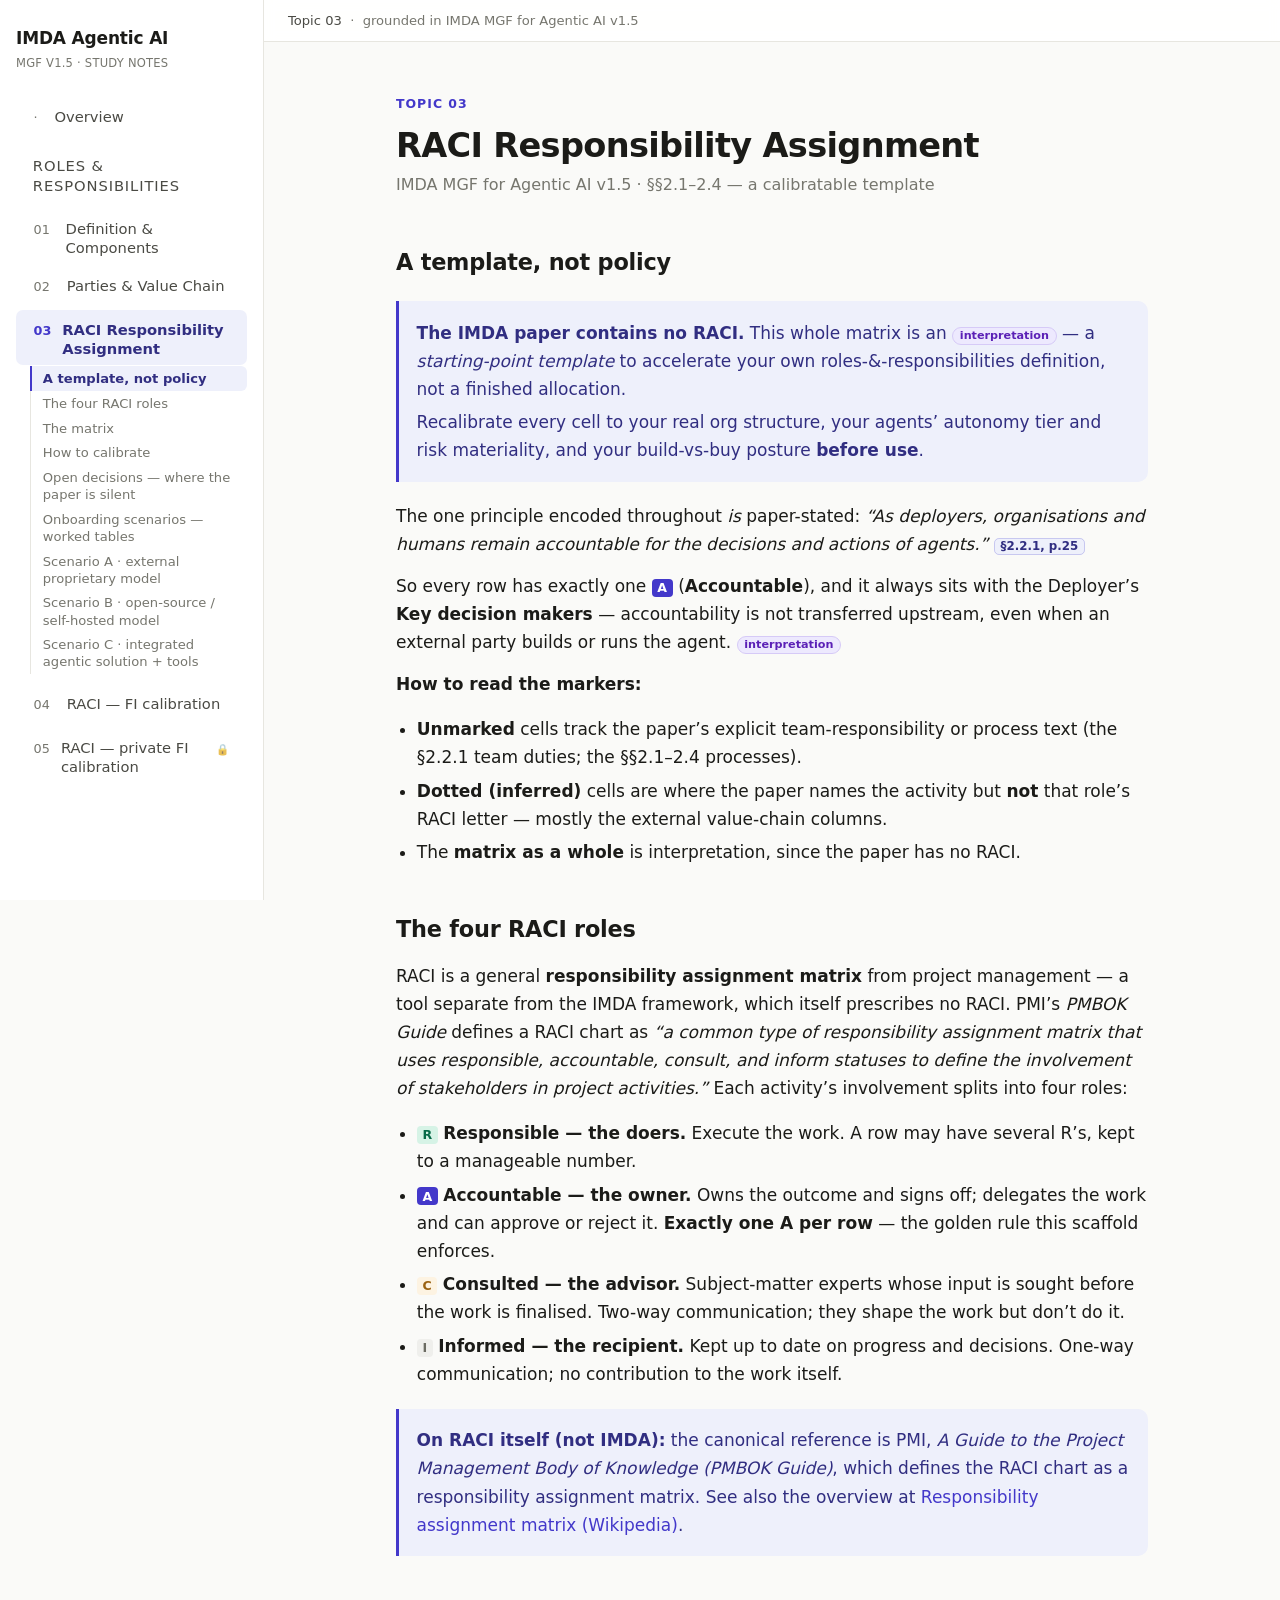
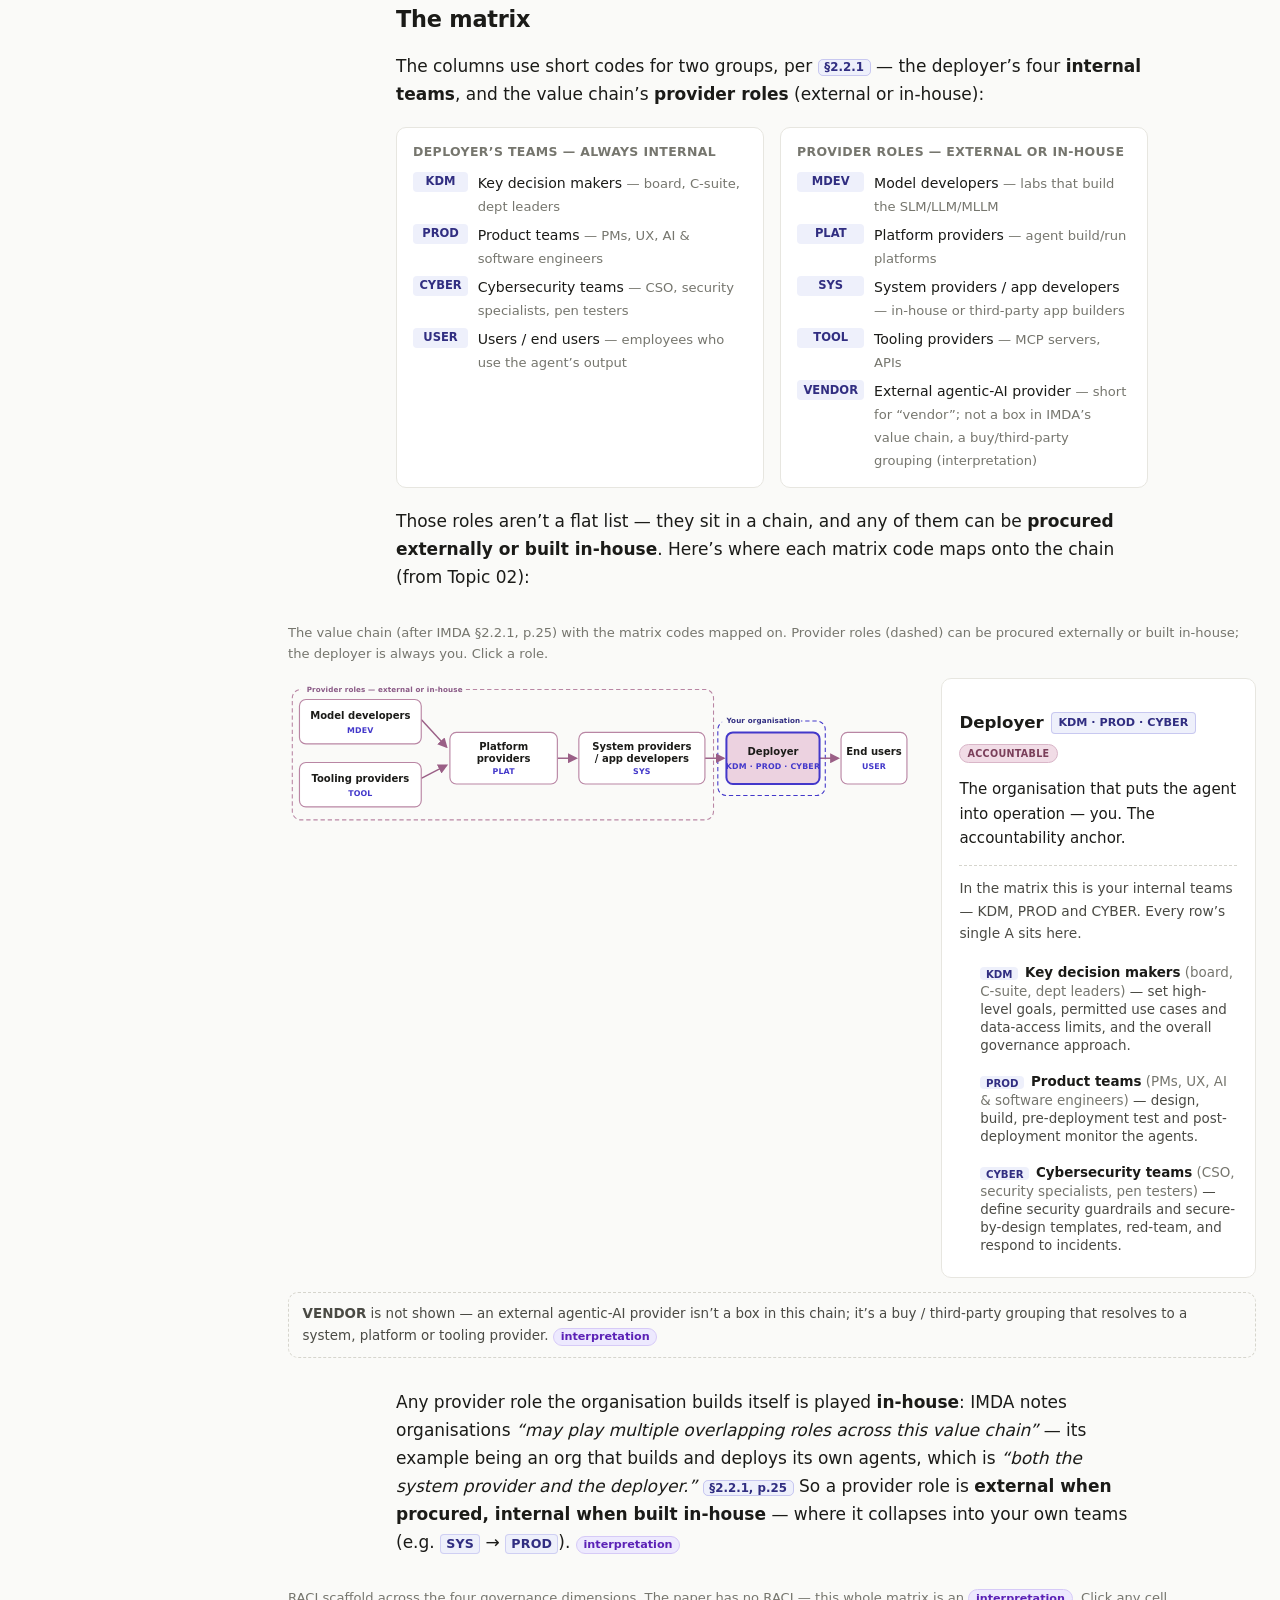
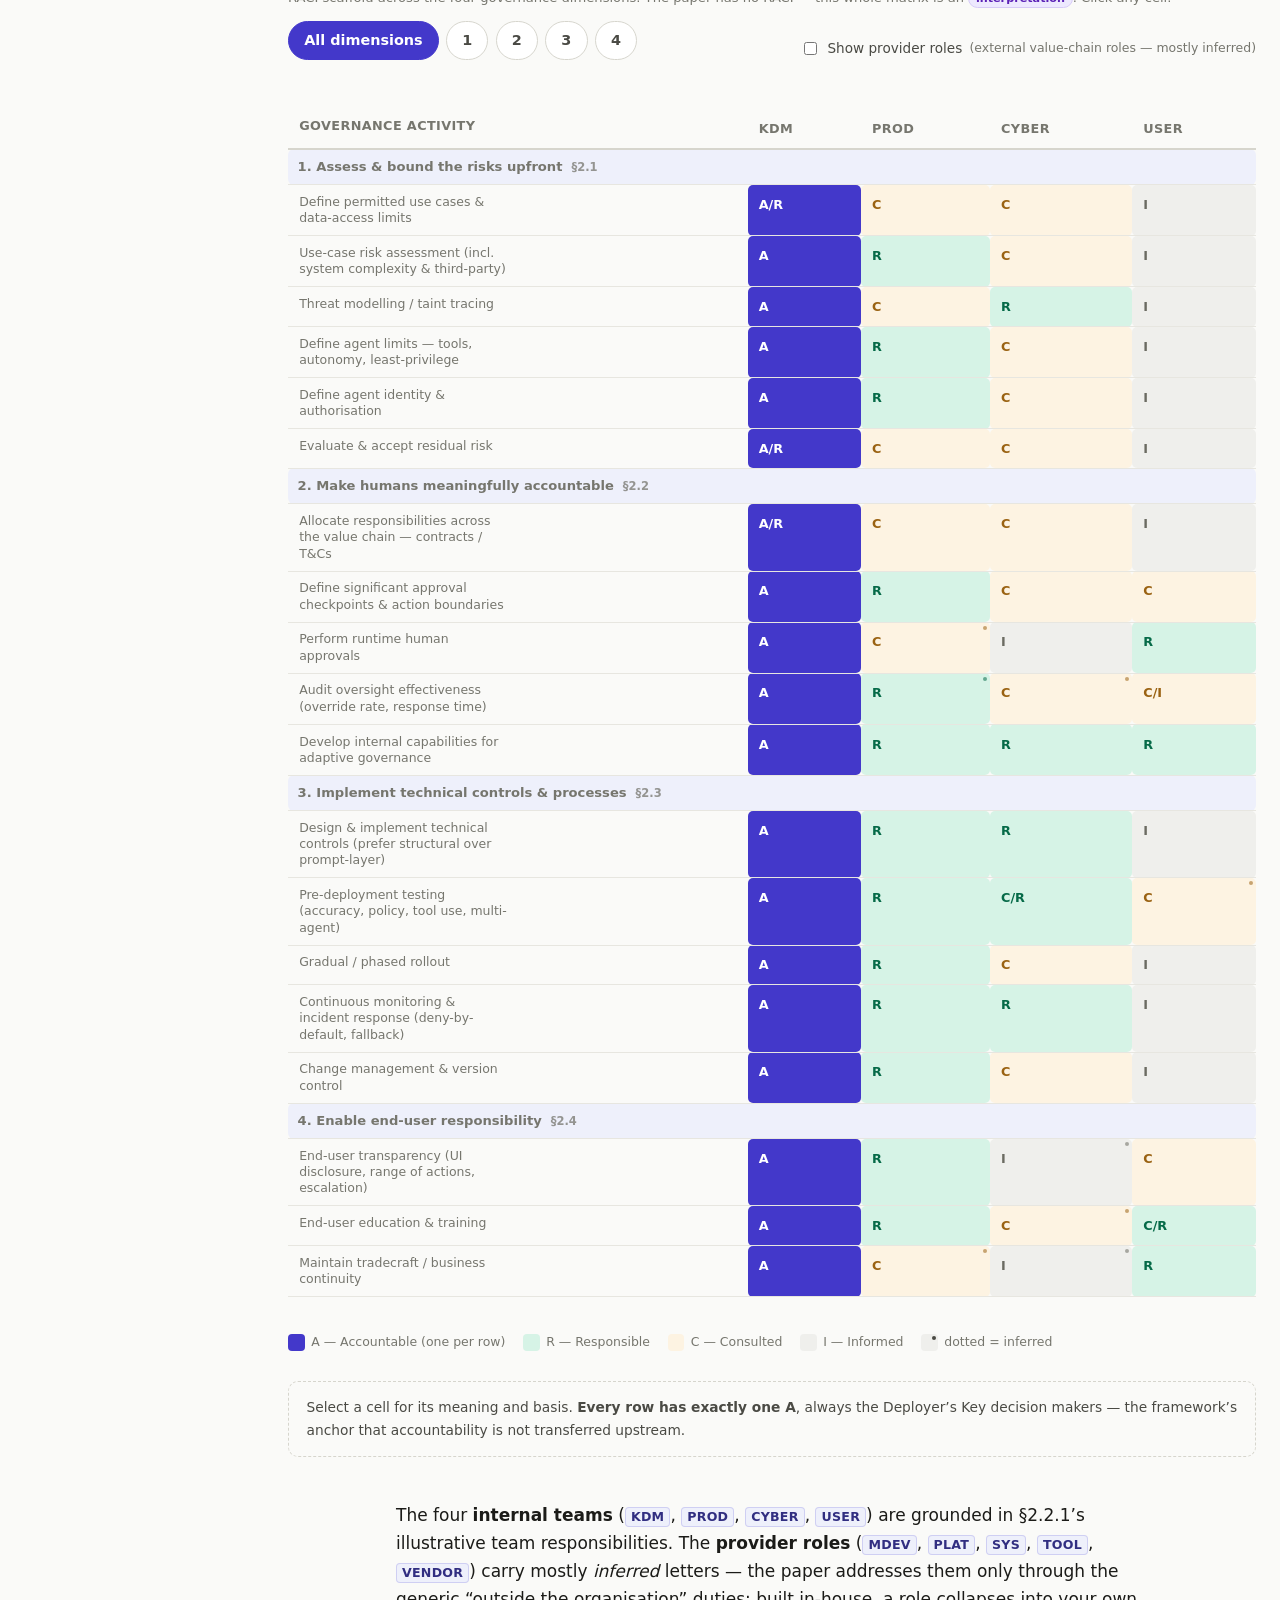
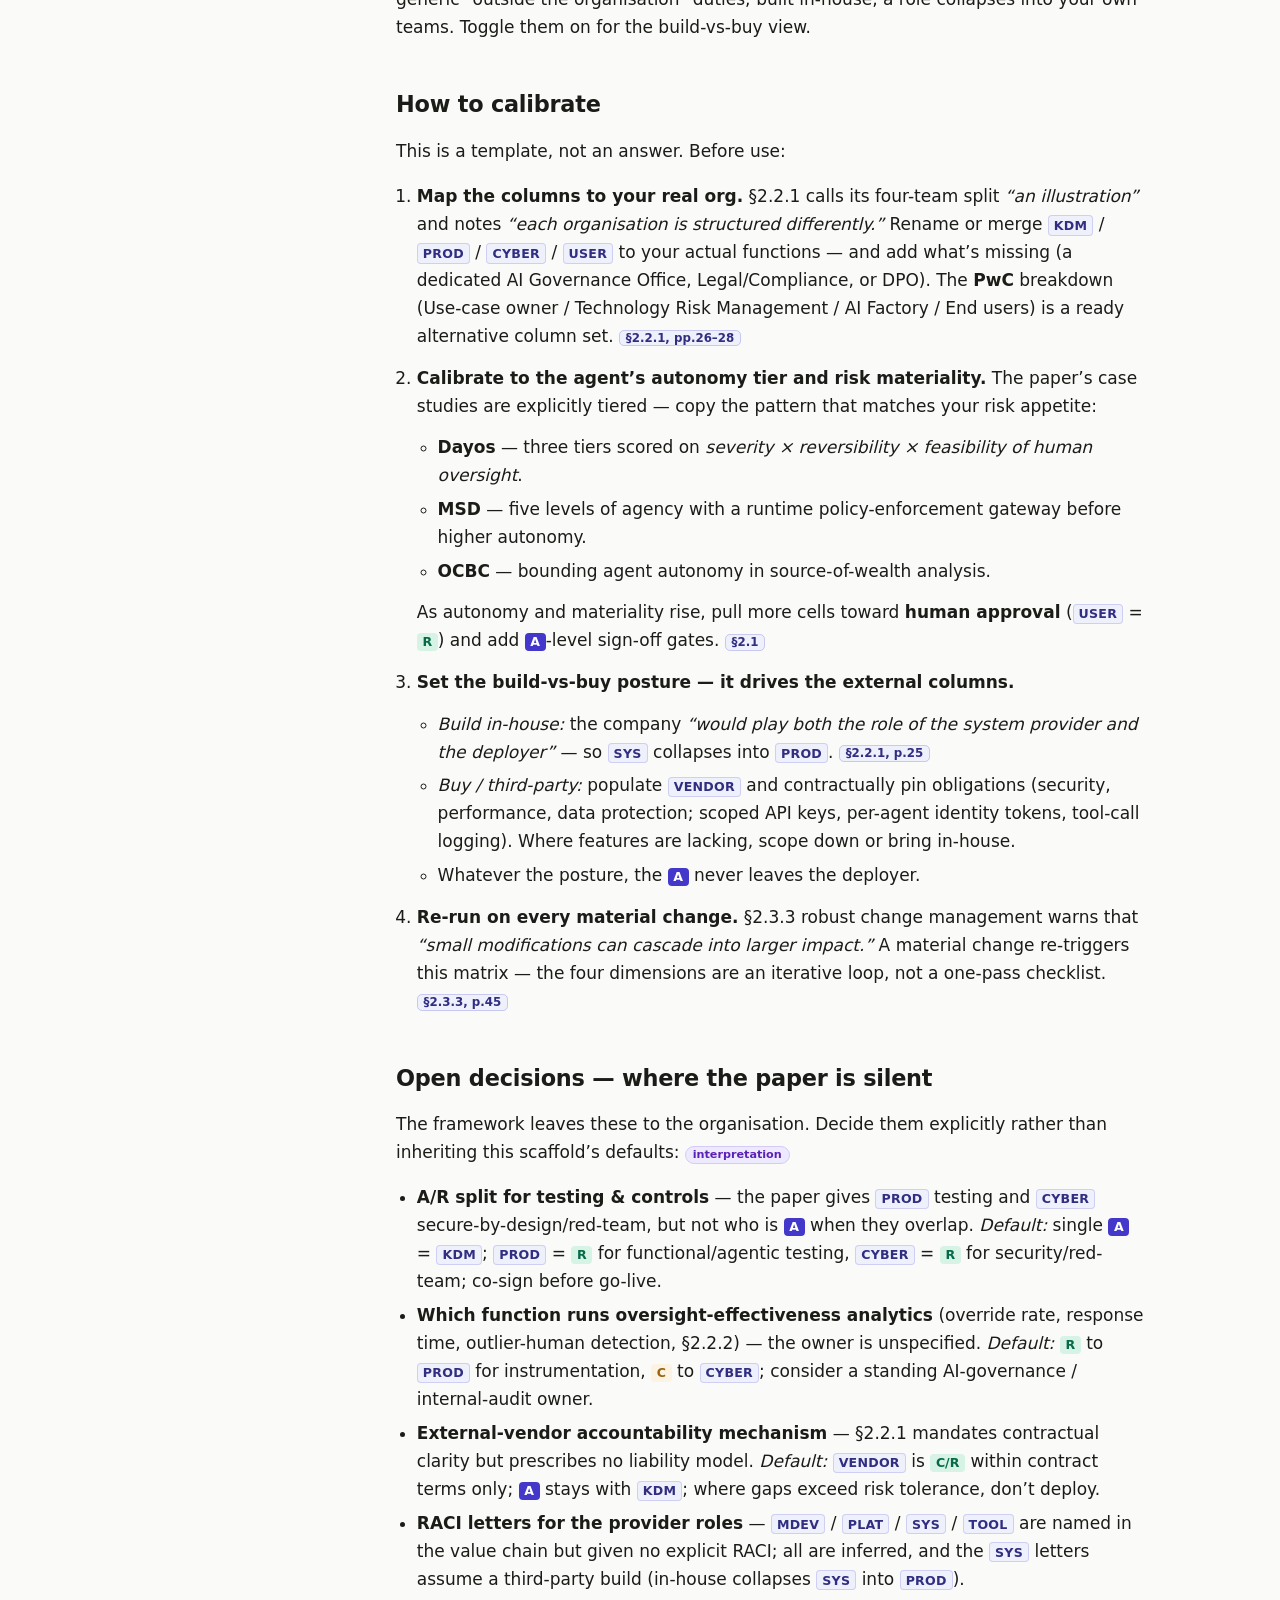
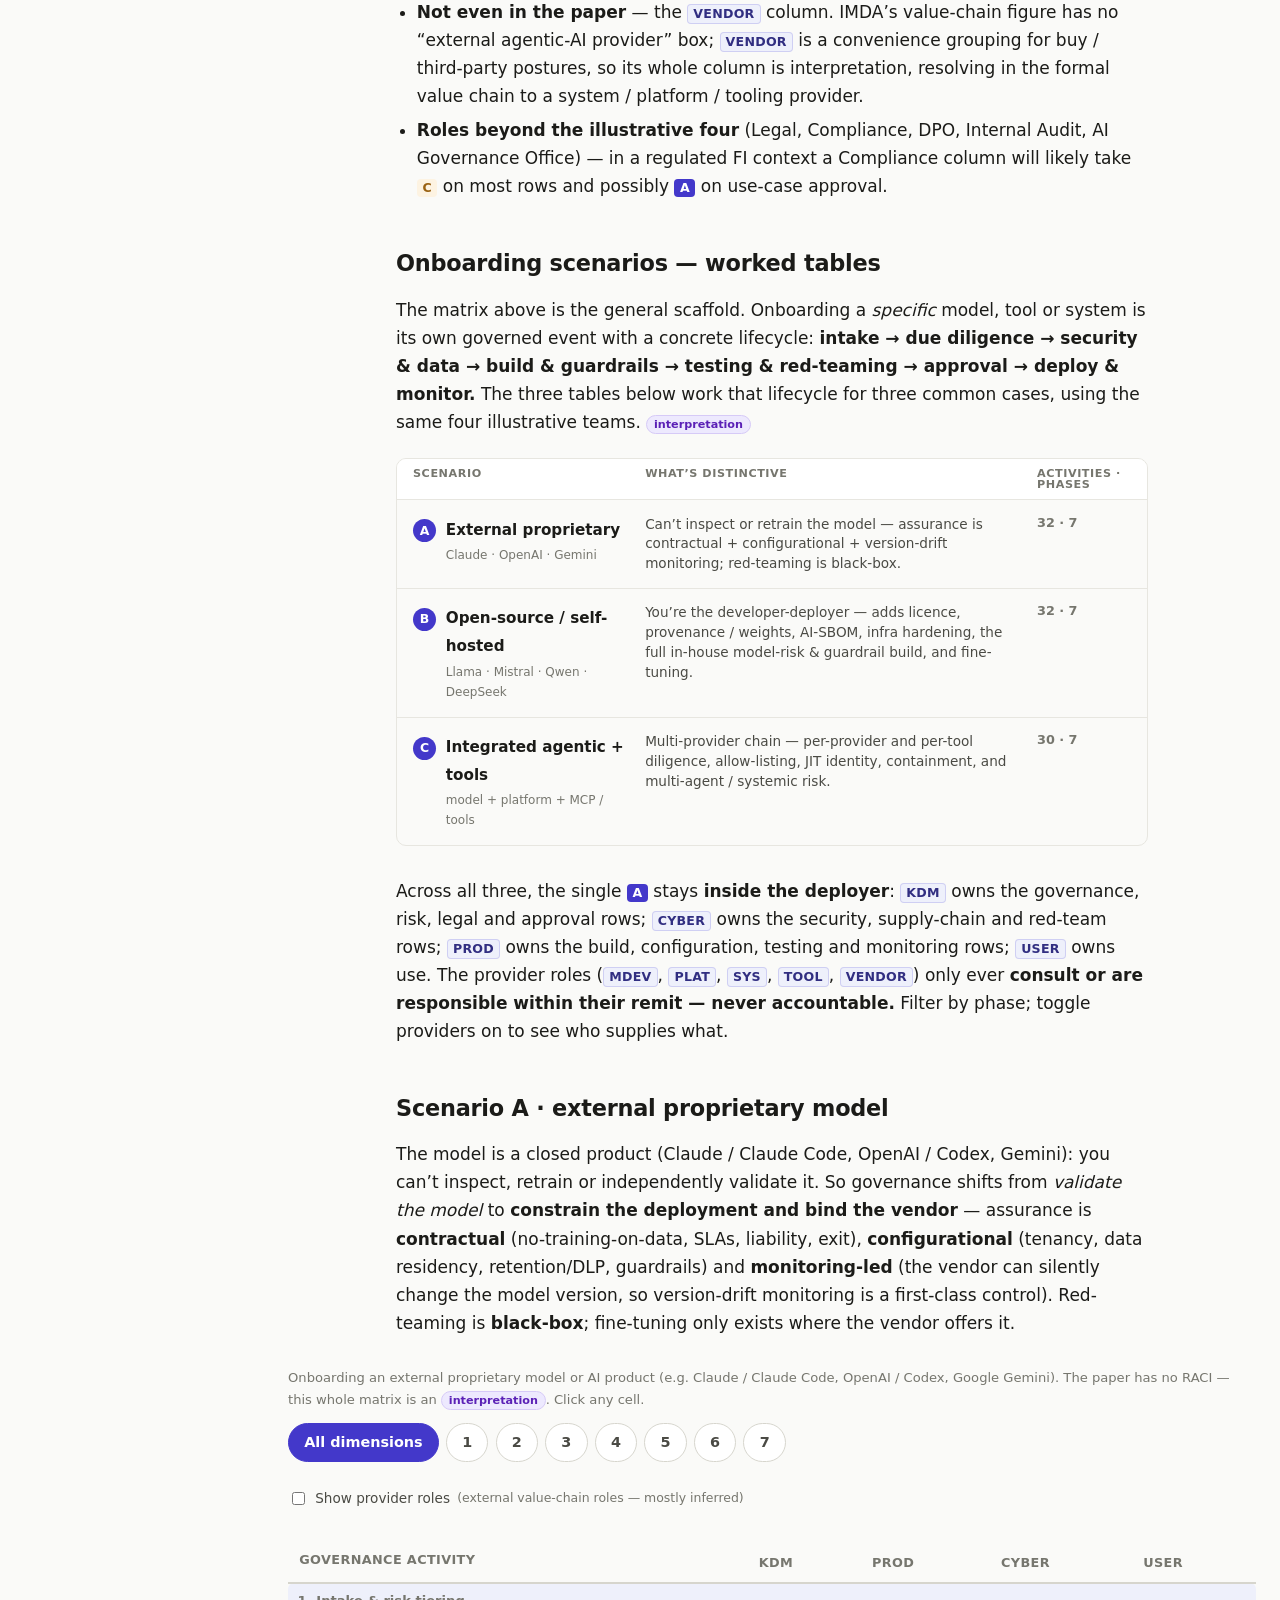
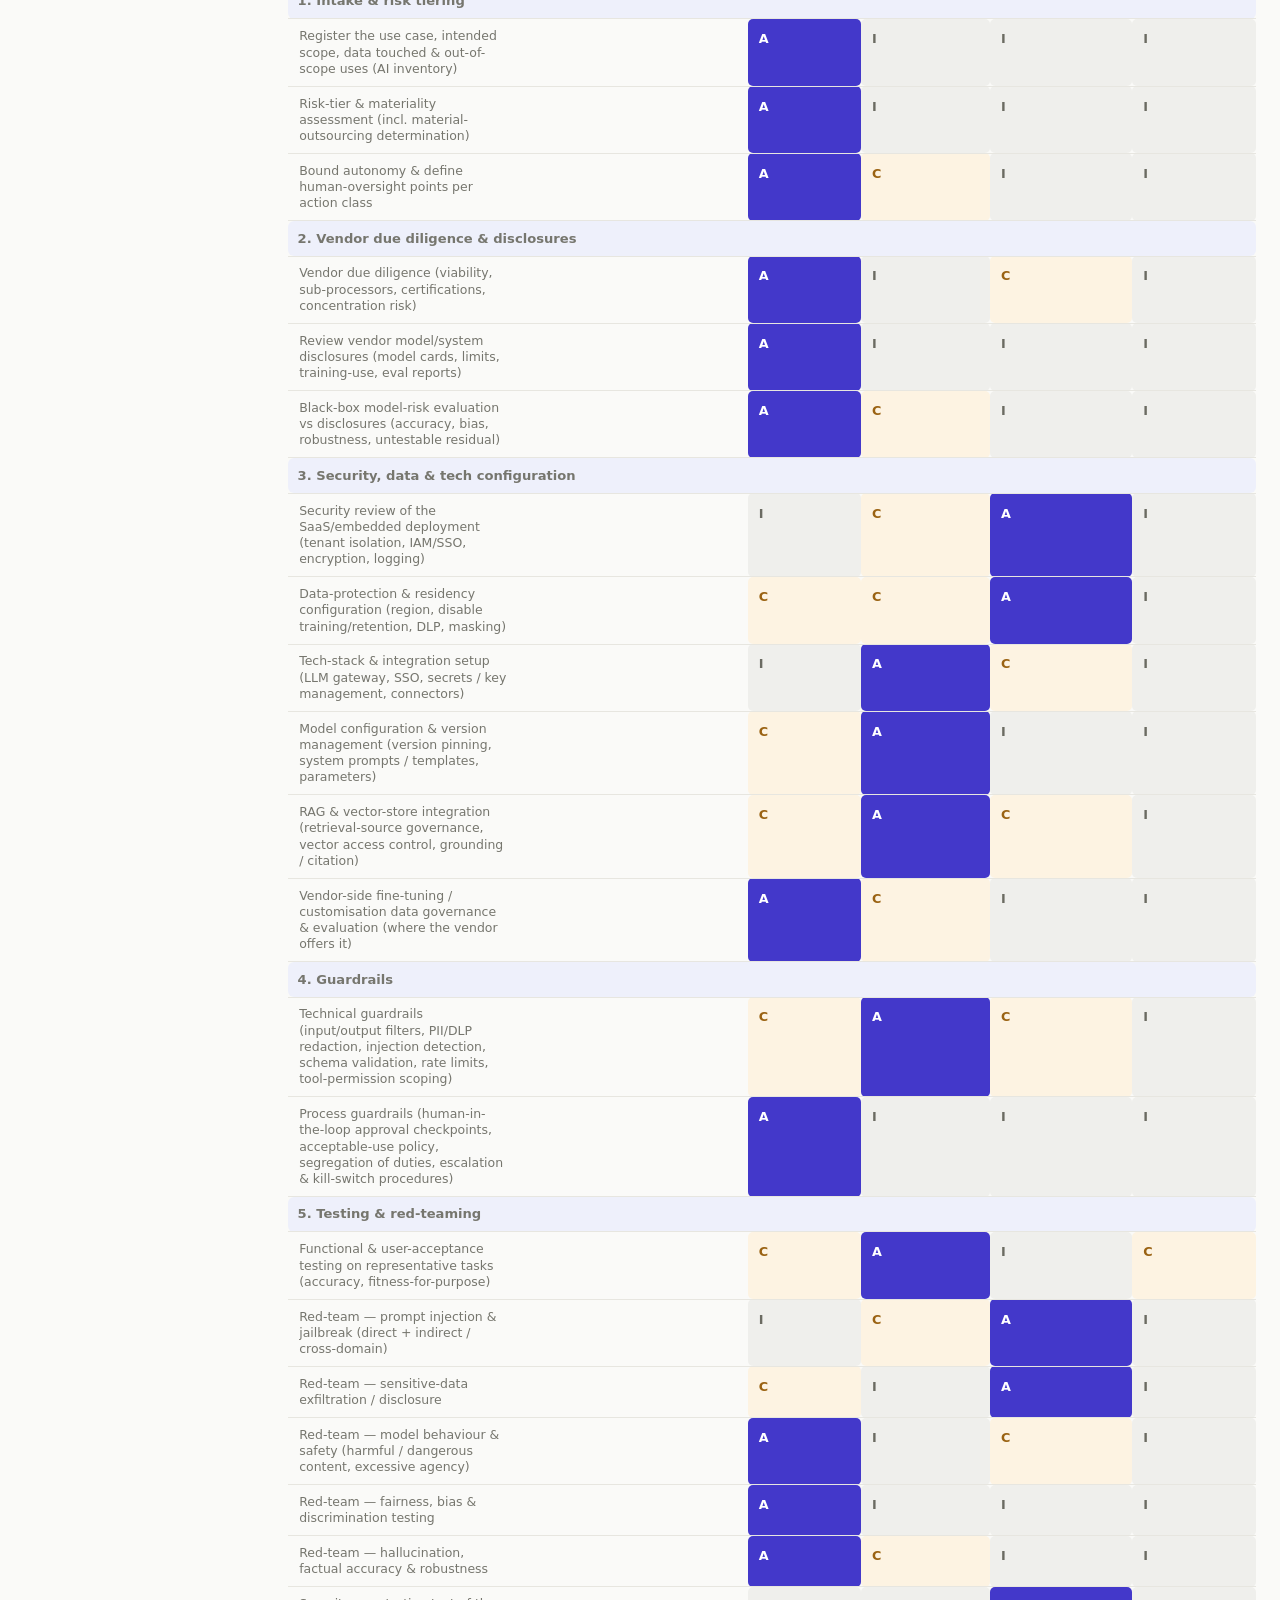
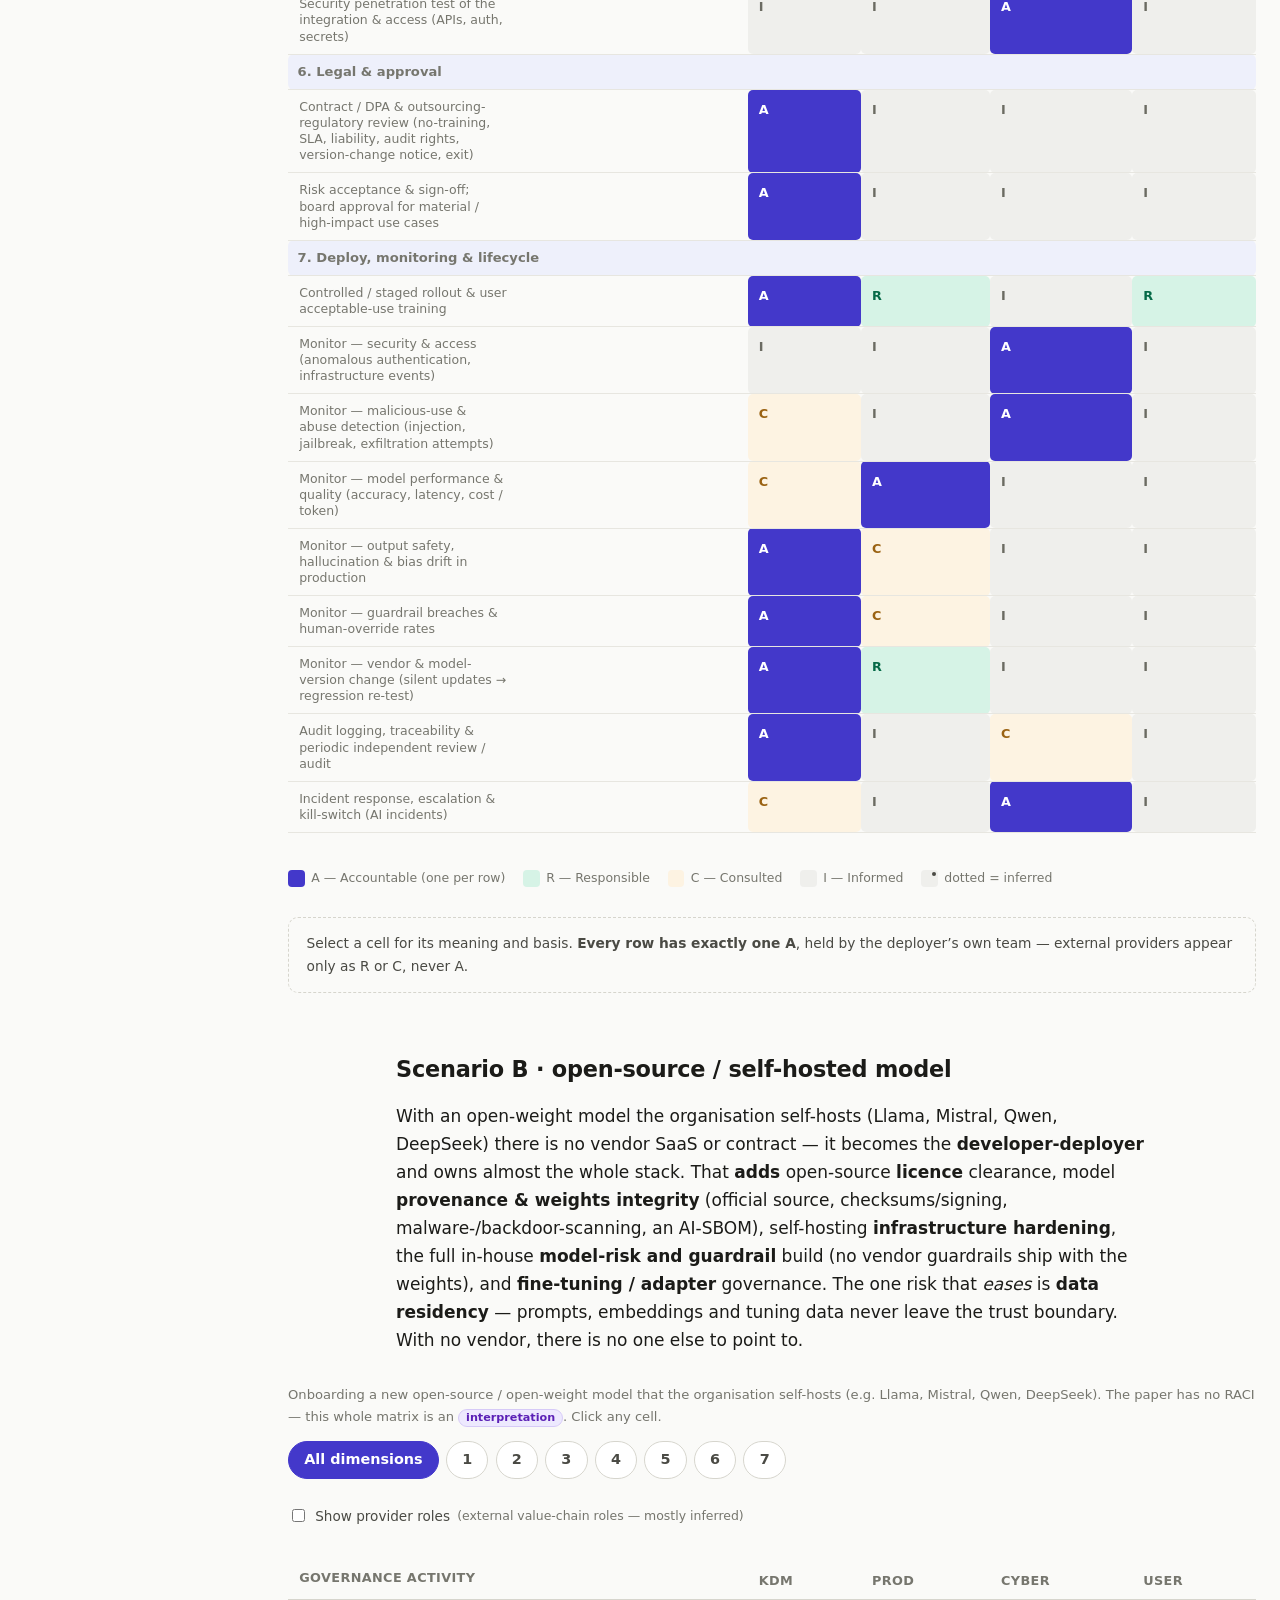
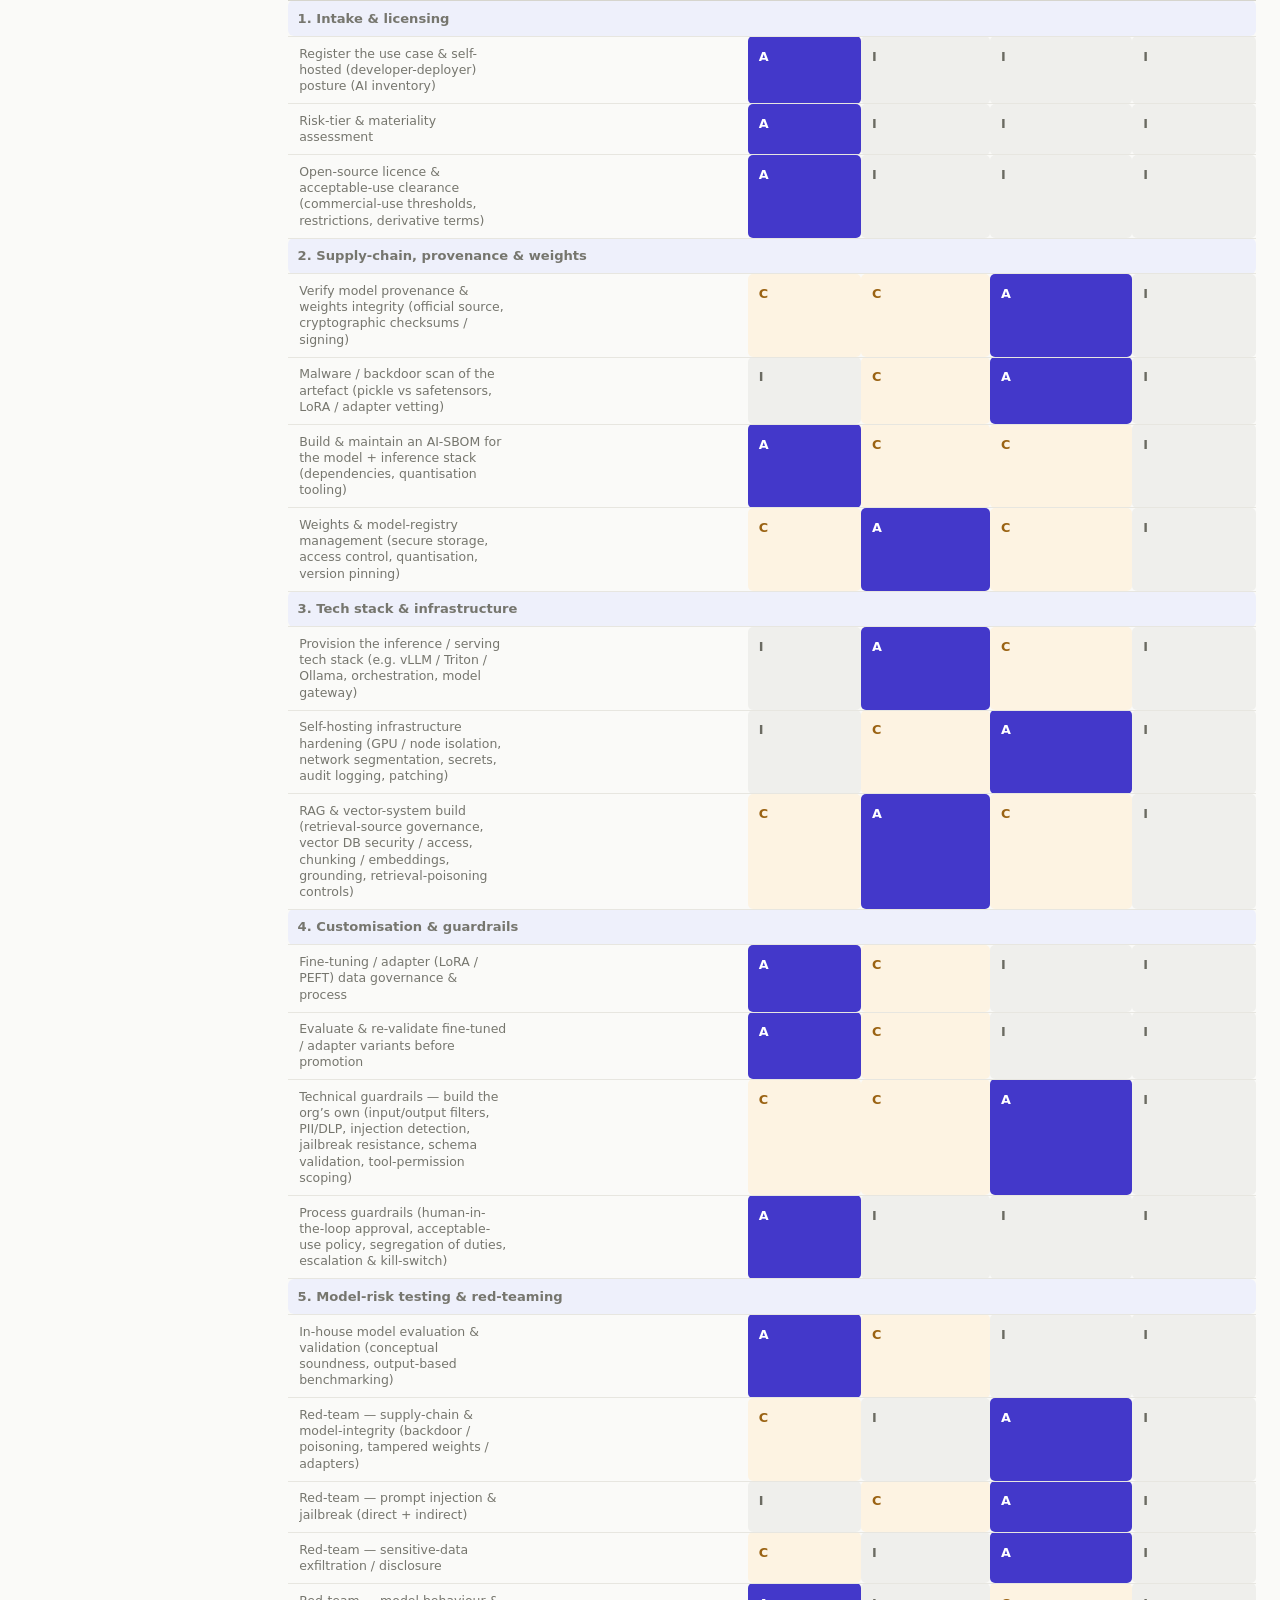
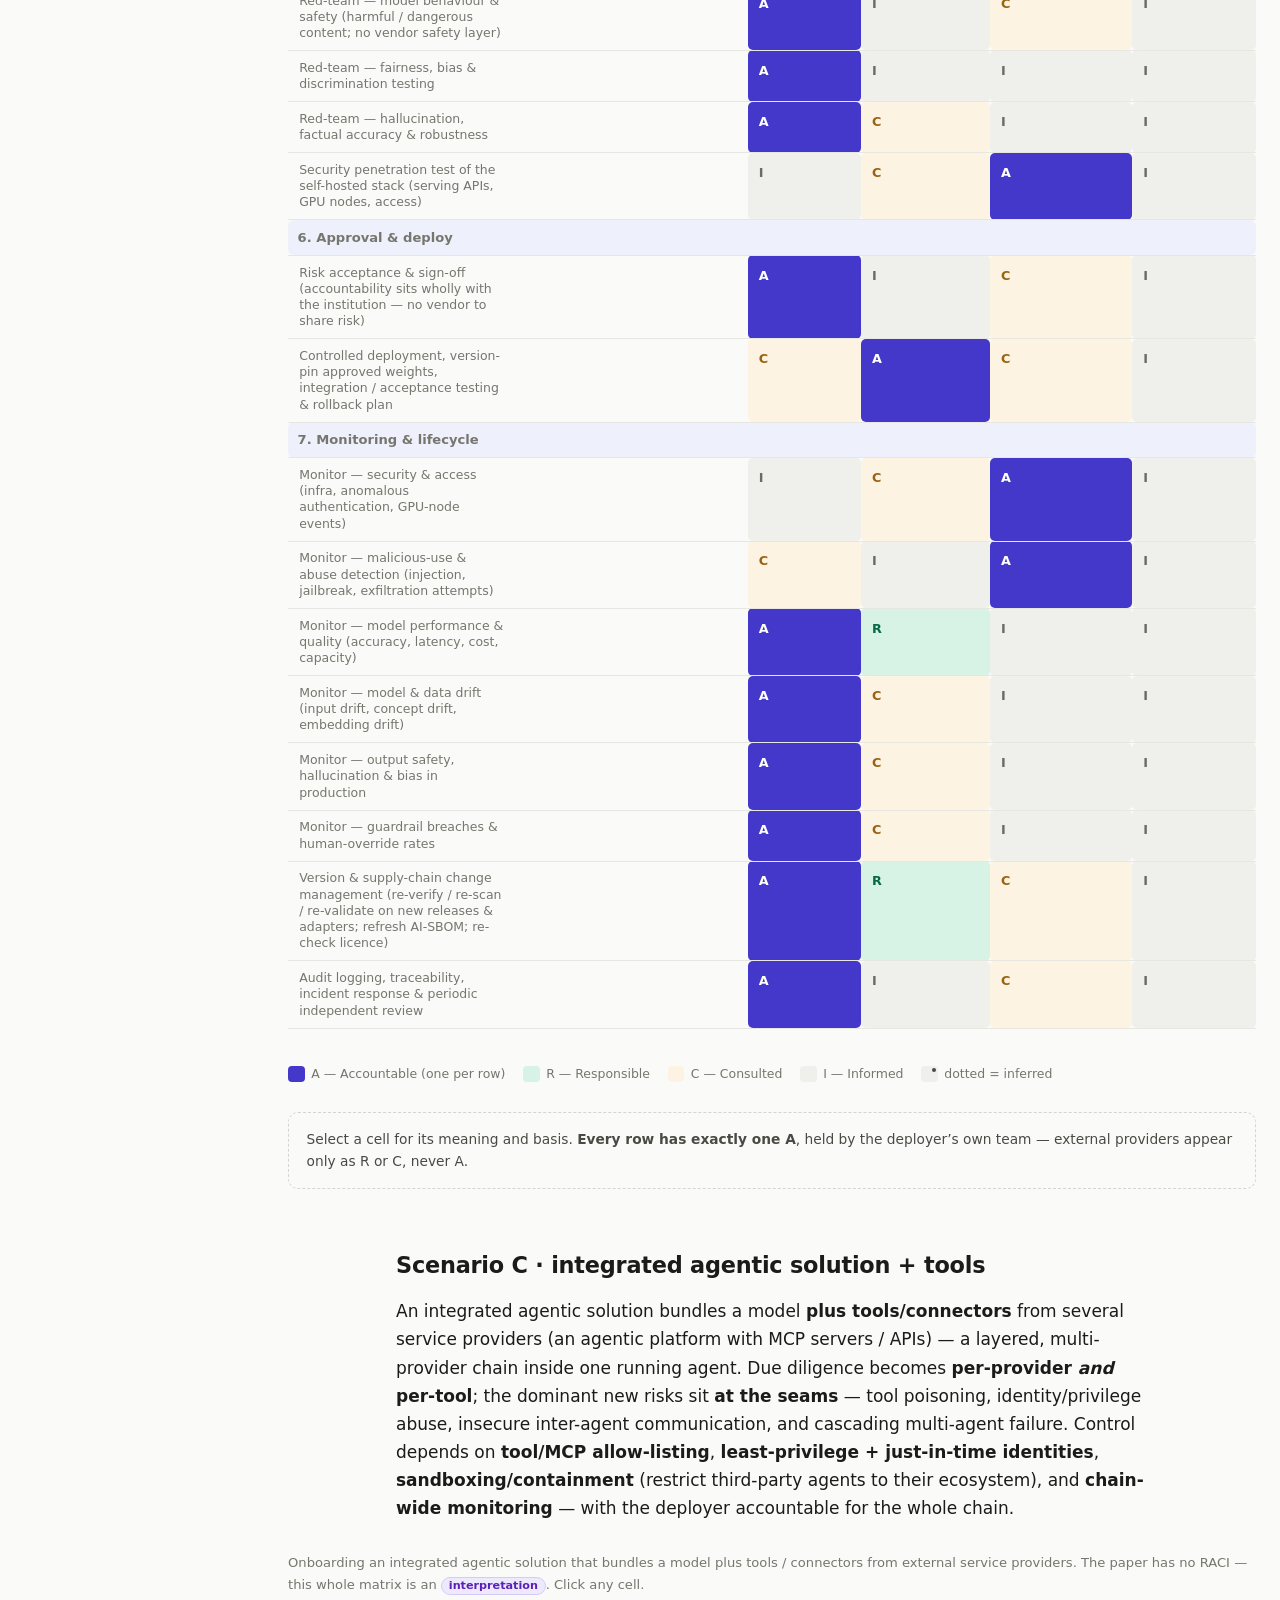
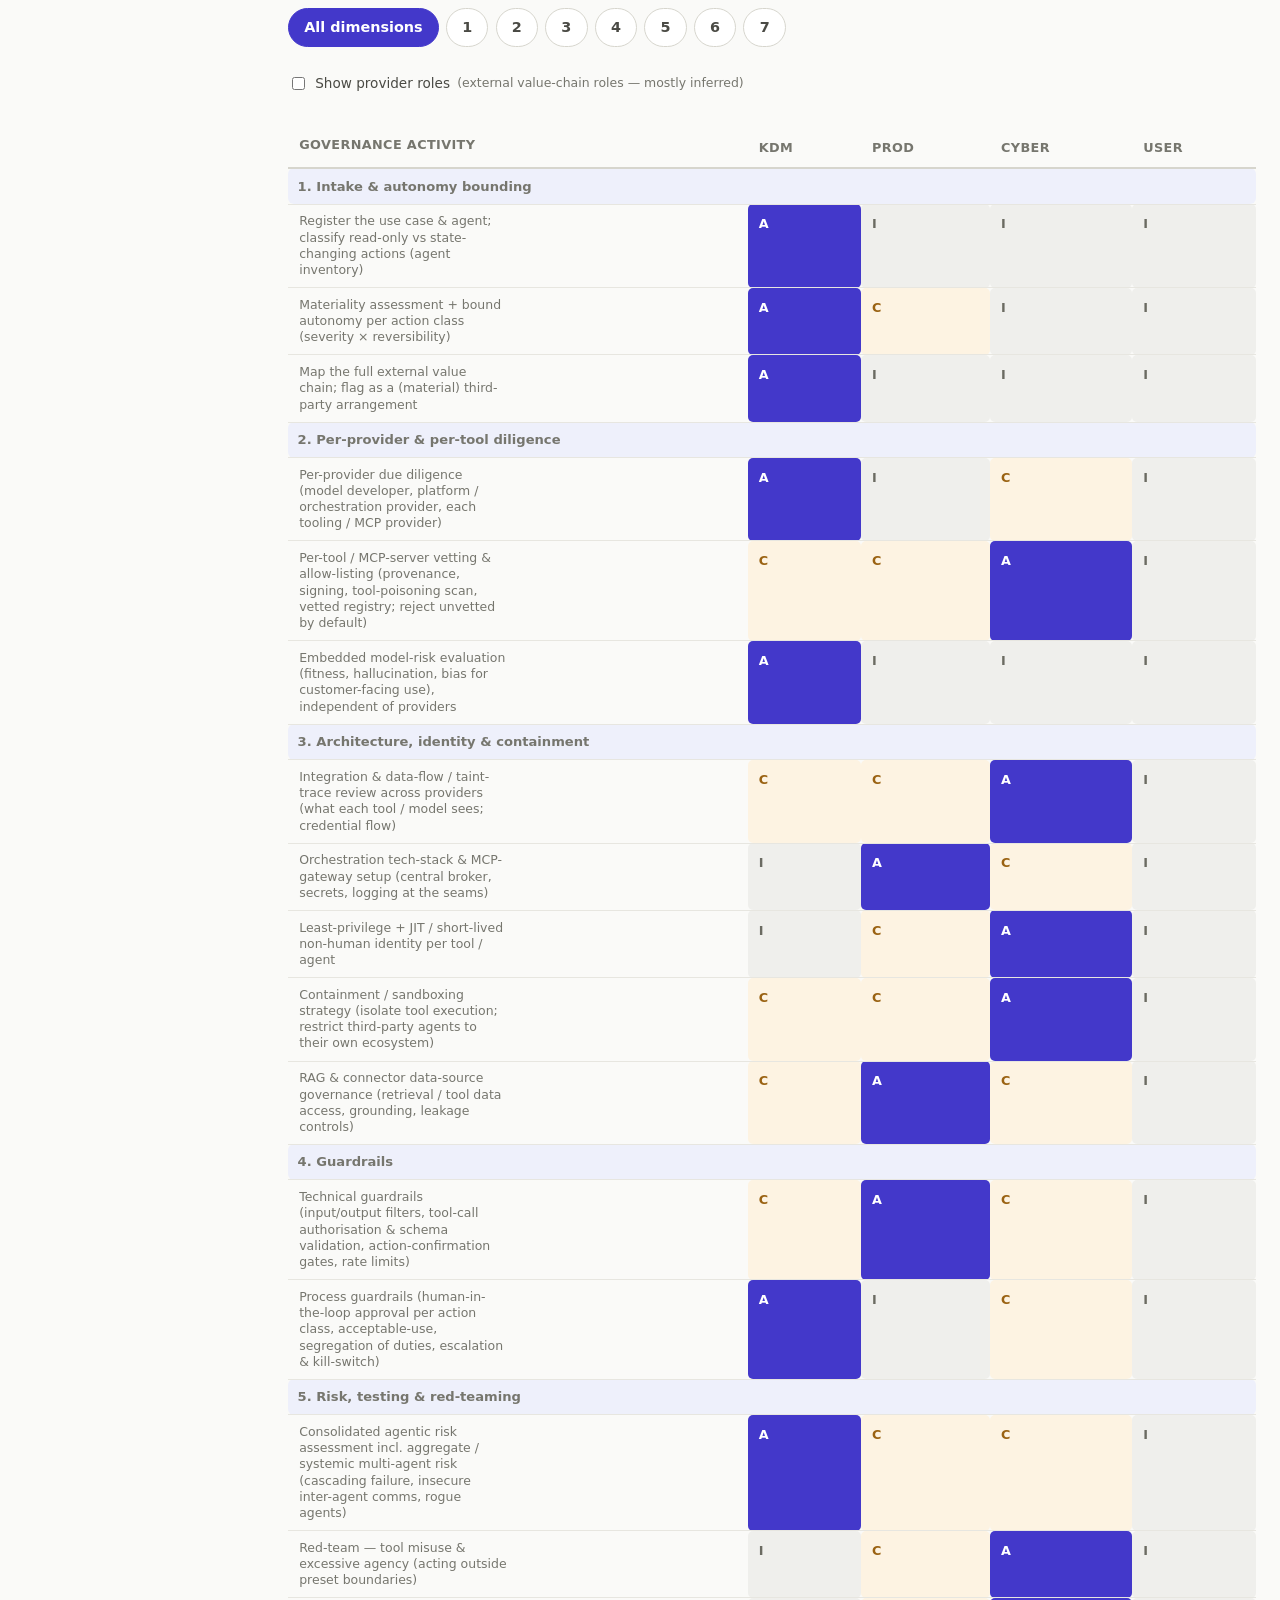
<file: topics/03-rr-raci-scaffold/index.html>
<!DOCTYPE html><html lang="en"> <head><meta charset="utf-8"><meta name="viewport" content="width=device-width, initial-scale=1"><meta name="generator" content="Astro v5.18.2"><title>RACI Responsibility Assignment · IMDA Agentic AI</title><meta name="description" content="An interactive study of the IMDA Model AI Governance Framework for Agentic AI (v1.5)."><link rel="stylesheet" href="/_astro/index.B9lBl-O0.css">
<style>.scsum[data-astro-cid-qshjs3tu]{margin:1.4rem 0 1.9rem;border:1px solid var(--line);border-radius:var(--radius);overflow:hidden}.scsum-head[data-astro-cid-qshjs3tu],.scsum-row[data-astro-cid-qshjs3tu]{display:grid;grid-template-columns:1.15fr 2fr .5fr;gap:1rem}.scsum-head[data-astro-cid-qshjs3tu]{padding:.55rem 1rem;background:var(--surface);border-bottom:1px solid var(--line);font:600 .7rem/1 var(--font-sans);letter-spacing:.05em;text-transform:uppercase;color:var(--ink-mute)}.scsum-grouplbl[data-astro-cid-qshjs3tu]{padding:.4rem 1rem;background:var(--accent-soft);border-bottom:1px solid var(--line);font:600 .68rem/1.2 var(--font-sans);letter-spacing:.03em;text-transform:uppercase;color:var(--accent-ink)}.scsum-row[data-astro-cid-qshjs3tu]{align-items:start;padding:.9rem 1rem;border-bottom:1px solid var(--line);text-decoration:none;color:var(--ink);transition:background .12s ease}.scsum-row[data-astro-cid-qshjs3tu]:last-child{border-bottom:0}.scsum-row[data-astro-cid-qshjs3tu]:hover{background:var(--accent-soft)}.scsum-name[data-astro-cid-qshjs3tu]{display:flex;gap:.6rem;align-items:baseline}.scsum-tag[data-astro-cid-qshjs3tu]{flex:none;min-width:1.45rem;height:1.45rem;padding:0 .3rem;display:inline-flex;align-items:center;justify-content:center;border-radius:.73rem;background:var(--accent);color:#fff;font:700 .78rem/1 var(--font-sans)}.scsum-name[data-astro-cid-qshjs3tu] b[data-astro-cid-qshjs3tu]{font:600 .95rem/1.3 var(--font-sans);color:var(--ink)}.scsum-name[data-astro-cid-qshjs3tu] em[data-astro-cid-qshjs3tu]{display:block;margin-top:.2rem;font-style:normal;font-size:.75rem;color:var(--ink-mute)}.scsum-dist[data-astro-cid-qshjs3tu]{font-size:.85rem;line-height:1.45;color:var(--ink-soft)}.scsum-size[data-astro-cid-qshjs3tu]{font:600 .8rem/1.3 var(--font-sans);color:var(--ink-mute);white-space:nowrap}@media(max-width:640px){.scsum-head[data-astro-cid-qshjs3tu]{display:none}.scsum-row[data-astro-cid-qshjs3tu]{grid-template-columns:1fr;gap:.45rem}.scsum-size[data-astro-cid-qshjs3tu]:before{content:"Size: ";font-weight:400}}
</style></head> <body> <div class="shell"> <aside class="sidebar"> <a class="brand" href="/">
IMDA Agentic AI
<small>MGF v1.5 · study notes</small> </a> <nav class="nav" aria-label="Topics"> <a href="/" class> <span class="num">·</span> Overview
</a> <span class="nav-label">Roles &amp; Responsibilities</span> <div class="nav-group"> <a href="/topics/01-definition-and-components" class> <span class="num">01</span> Definition &amp; Components  </a>  </div><div class="nav-group"> <a href="/topics/02-parties-and-value-chain" class> <span class="num">02</span> Parties &amp; Value Chain  </a>  </div><div class="nav-group"> <a href="/topics/03-rr-raci-scaffold" class="active"> <span class="num">03</span> RACI Responsibility Assignment  </a> <ul class="subnav"> <li><a href="#a-template-not-policy" data-slug="a-template-not-policy">A template, not policy</a></li><li><a href="#the-four-raci-roles" data-slug="the-four-raci-roles">The four RACI roles</a></li><li><a href="#the-matrix" data-slug="the-matrix">The matrix</a></li><li><a href="#how-to-calibrate" data-slug="how-to-calibrate">How to calibrate</a></li><li><a href="#open-decisions--where-the-paper-is-silent" data-slug="open-decisions--where-the-paper-is-silent">Open decisions — where the paper is silent</a></li><li><a href="#onboarding-scenarios--worked-tables" data-slug="onboarding-scenarios--worked-tables">Onboarding scenarios — worked tables</a></li><li><a href="#scenario-a--external-proprietary-model" data-slug="scenario-a--external-proprietary-model">Scenario A · external proprietary model</a></li><li><a href="#scenario-b--open-source--self-hosted-model" data-slug="scenario-b--open-source--self-hosted-model">Scenario B · open-source / self-hosted model</a></li><li><a href="#scenario-c--integrated-agentic-solution--tools" data-slug="scenario-c--integrated-agentic-solution--tools">Scenario C · integrated agentic solution + tools</a></li> </ul> </div><div class="nav-group"> <a href="/topics/04-raci-fi-calibration" class> <span class="num">04</span> RACI — FI calibration  </a>  </div><div class="nav-group"> <a href="/topics/05-private-fi-calibration" class> <span class="num">05</span> RACI — private FI calibration <span class="lock" title="Access-controlled — passphrase required">🔒</span> </a>  </div> </nav> </aside> <div class="main"> <div class="topbar"> <span class="crumb">Topic 03</span>
&nbsp;·&nbsp; grounded in IMDA MGF for Agentic AI v1.5
</div> <main class="content"> <header class="page-head"> <p class="eyebrow">Topic 03</p> <h1>RACI Responsibility Assignment</h1> <p class="subtitle">IMDA MGF for Agentic AI v1.5 · §§2.1–2.4 — a calibratable template</p> </header> <div class="prose"> <h2 id="a-template-not-policy">A template, not policy</h2>
<blockquote>
<p><strong>The IMDA paper contains no RACI.</strong> This whole matrix is an <span class="marker marker-interpretation" title="Interpretation — synthesis going beyond the IMDA text; not stated in the paper.">interpretation</span> — a <em>starting-point template</em> to accelerate your own roles-&amp;-responsibilities definition, not a finished allocation.</p>
<p>Recalibrate every cell to your real org structure, your agents’ autonomy tier and risk materiality, and your build-vs-buy posture <strong>before use</strong>.</p>
</blockquote>
<p>The one principle encoded throughout <em>is</em> paper-stated: <em>“As deployers, organisations and humans remain accountable for the decisions and actions of agents.”</em> <cite class="cite" title="IMDA MGF for Agentic AI v1.5 — §2.2.1">§2.2.1, p.25</cite></p>
<p>So every row has exactly one <span class="raci-tag raci-c-A">A</span> (<strong>Accountable</strong>), and it always sits with the Deployer’s <strong>Key decision makers</strong> — accountability is not transferred upstream, even when an external party builds or runs the agent. <span class="marker marker-interpretation" title="Mapping the accountability principle onto a RACI 'A' column is interpretation; the paper states the principle but uses no RACI.">interpretation</span></p>
<p><strong>How to read the markers:</strong></p>
<ul>
<li><strong>Unmarked</strong> cells track the paper’s explicit team-responsibility or process text (the §2.2.1 team duties; the §§2.1–2.4 processes).</li>
<li><strong>Dotted (inferred)</strong> cells are where the paper names the activity but <strong>not</strong> that role’s RACI letter — mostly the external value-chain columns.</li>
<li>The <strong>matrix as a whole</strong> is interpretation, since the paper has no RACI.</li>
</ul>
<h2 id="the-four-raci-roles">The four RACI roles</h2>
<p>RACI is a general <strong>responsibility assignment matrix</strong> from project management — a tool separate from the IMDA framework, which itself prescribes no RACI. PMI’s <em>PMBOK Guide</em> defines a RACI chart as <em>“a common type of responsibility assignment matrix that uses responsible, accountable, consult, and inform statuses to define the involvement of stakeholders in project activities.”</em> Each activity’s involvement splits into four roles:</p>
<ul>
<li><span class="raci-tag raci-c-R">R</span> <strong>Responsible — the doers.</strong> Execute the work. A row may have several R’s, kept to a manageable number.</li>
<li><span class="raci-tag raci-c-A">A</span> <strong>Accountable — the owner.</strong> Owns the outcome and signs off; delegates the work and can approve or reject it. <strong>Exactly one A per row</strong> — the golden rule this scaffold enforces.</li>
<li><span class="raci-tag raci-c-C">C</span> <strong>Consulted — the advisor.</strong> Subject-matter experts whose input is sought before the work is finalised. Two-way communication; they shape the work but don’t do it.</li>
<li><span class="raci-tag raci-c-I">I</span> <strong>Informed — the recipient.</strong> Kept up to date on progress and decisions. One-way communication; no contribution to the work itself.</li>
</ul>
<blockquote>
<p><strong>On RACI itself (not IMDA):</strong> the canonical reference is PMI, <em>A Guide to the Project Management Body of Knowledge (PMBOK Guide)</em>, which defines the RACI chart as a responsibility assignment matrix. See also the overview at <a href="https://en.wikipedia.org/wiki/Responsibility_assignment_matrix" target="_blank" rel="noopener">Responsibility assignment matrix (Wikipedia)</a>.</p>
</blockquote>
<h2 id="the-matrix">The matrix</h2>
<p>The columns use short codes for two groups, per <cite class="cite" title="IMDA MGF for Agentic AI v1.5 — §2.2.1 value chain and internal teams">§2.2.1</cite> — the deployer’s four <strong>internal teams</strong>, and the value chain’s <strong>provider roles</strong> (external or in-house):</p>
<div class="rolekey"><div class="rolekey-col"><h4>Deployer’s teams — always internal</h4><dl><dt>KDM</dt><dd>Key decision makers <span class="rolekey-note">— board, C-suite, dept leaders</span></dd><dt>PROD</dt><dd>Product teams <span class="rolekey-note">— PMs, UX, AI &amp; software engineers</span></dd><dt>CYBER</dt><dd>Cybersecurity teams <span class="rolekey-note">— CSO, security specialists, pen testers</span></dd><dt>USER</dt><dd>Users / end users <span class="rolekey-note">— employees who use the agent’s output</span></dd></dl></div><div class="rolekey-col"><h4>Provider roles — external or in-house</h4><dl><dt>MDEV</dt><dd>Model developers <span class="rolekey-note">— labs that build the SLM/LLM/MLLM</span></dd><dt>PLAT</dt><dd>Platform providers <span class="rolekey-note">— agent build/run platforms</span></dd><dt>SYS</dt><dd>System providers / app developers <span class="rolekey-note">— in-house or third-party app builders</span></dd><dt>TOOL</dt><dd>Tooling providers <span class="rolekey-note">— MCP servers, APIs</span></dd><dt>VENDOR</dt><dd>External agentic-AI provider <span class="rolekey-note">— short for “vendor”; not a box in IMDA’s value chain, a buy/third-party grouping (interpretation)</span></dd></dl></div></div>
<p>Those roles aren’t a flat list — they sit in a chain, and any of them can be <strong>procured externally or built in-house</strong>. Here’s where each matrix code maps onto the chain (from Topic 02):</p>
<style>astro-island,astro-slot,astro-static-slot{display:contents}</style><script>(()=>{var a=(s,i,o)=>{let r=async()=>{await(await s())()},t=typeof i.value=="object"?i.value:void 0,c={rootMargin:t==null?void 0:t.rootMargin},n=new IntersectionObserver(e=>{for(let l of e)if(l.isIntersecting){n.disconnect(),r();break}},c);for(let e of o.children)n.observe(e)};(self.Astro||(self.Astro={})).visible=a;window.dispatchEvent(new Event("astro:visible"));})();</script><script>(()=>{var A=Object.defineProperty;var g=(i,o,a)=>o in i?A(i,o,{enumerable:!0,configurable:!0,writable:!0,value:a}):i[o]=a;var d=(i,o,a)=>g(i,typeof o!="symbol"?o+"":o,a);{let i={0:t=>m(t),1:t=>a(t),2:t=>new RegExp(t),3:t=>new Date(t),4:t=>new Map(a(t)),5:t=>new Set(a(t)),6:t=>BigInt(t),7:t=>new URL(t),8:t=>new Uint8Array(t),9:t=>new Uint16Array(t),10:t=>new Uint32Array(t),11:t=>1/0*t},o=t=>{let[l,e]=t;return l in i?i[l](e):void 0},a=t=>t.map(o),m=t=>typeof t!="object"||t===null?t:Object.fromEntries(Object.entries(t).map(([l,e])=>[l,o(e)]));class y extends HTMLElement{constructor(){super(...arguments);d(this,"Component");d(this,"hydrator");d(this,"hydrate",async()=>{var b;if(!this.hydrator||!this.isConnected)return;let e=(b=this.parentElement)==null?void 0:b.closest("astro-island[ssr]");if(e){e.addEventListener("astro:hydrate",this.hydrate,{once:!0});return}let c=this.querySelectorAll("astro-slot"),n={},h=this.querySelectorAll("template[data-astro-template]");for(let r of h){let s=r.closest(this.tagName);s!=null&&s.isSameNode(this)&&(n[r.getAttribute("data-astro-template")||"default"]=r.innerHTML,r.remove())}for(let r of c){let s=r.closest(this.tagName);s!=null&&s.isSameNode(this)&&(n[r.getAttribute("name")||"default"]=r.innerHTML)}let p;try{p=this.hasAttribute("props")?m(JSON.parse(this.getAttribute("props"))):{}}catch(r){let s=this.getAttribute("component-url")||"<unknown>",v=this.getAttribute("component-export");throw v&&(s+=` (export ${v})`),console.error(`[hydrate] Error parsing props for component ${s}`,this.getAttribute("props"),r),r}let u;await this.hydrator(this)(this.Component,p,n,{client:this.getAttribute("client")}),this.removeAttribute("ssr"),this.dispatchEvent(new CustomEvent("astro:hydrate"))});d(this,"unmount",()=>{this.isConnected||this.dispatchEvent(new CustomEvent("astro:unmount"))})}disconnectedCallback(){document.removeEventListener("astro:after-swap",this.unmount),document.addEventListener("astro:after-swap",this.unmount,{once:!0})}connectedCallback(){if(!this.hasAttribute("await-children")||document.readyState==="interactive"||document.readyState==="complete")this.childrenConnectedCallback();else{let e=()=>{document.removeEventListener("DOMContentLoaded",e),c.disconnect(),this.childrenConnectedCallback()},c=new MutationObserver(()=>{var n;((n=this.lastChild)==null?void 0:n.nodeType)===Node.COMMENT_NODE&&this.lastChild.nodeValue==="astro:end"&&(this.lastChild.remove(),e())});c.observe(this,{childList:!0}),document.addEventListener("DOMContentLoaded",e)}}async childrenConnectedCallback(){let e=this.getAttribute("before-hydration-url");e&&await import(e),this.start()}async start(){let e=JSON.parse(this.getAttribute("opts")),c=this.getAttribute("client");if(Astro[c]===void 0){window.addEventListener(`astro:${c}`,()=>this.start(),{once:!0});return}try{await Astro[c](async()=>{let n=this.getAttribute("renderer-url"),[h,{default:p}]=await Promise.all([import(this.getAttribute("component-url")),n?import(n):()=>()=>{}]),u=this.getAttribute("component-export")||"default";if(!u.includes("."))this.Component=h[u];else{this.Component=h;for(let f of u.split("."))this.Component=this.Component[f]}return this.hydrator=p,this.hydrate},e,this)}catch(n){console.error(`[astro-island] Error hydrating ${this.getAttribute("component-url")}`,n)}}attributeChangedCallback(){this.hydrate()}}d(y,"observedAttributes",["props"]),customElements.get("astro-island")||customElements.define("astro-island",y)}})();</script><astro-island uid="1VnTOs" prefix="r5" component-url="/_astro/ValueChainRoles.D3nPrqMG.js" component-export="default" renderer-url="/_astro/client.DDKUPYx9.js" props="{}" ssr client="visible" opts="{&quot;name&quot;:&quot;ValueChainRoles&quot;,&quot;value&quot;:true}" await-children><figure class="vc"><figcaption class="vc-caption">The value chain (after IMDA §2.2.1, p.25) with the matrix codes mapped on. Provider roles (dashed) can be procured externally or built in-house; the deployer is always you. Click a role.</figcaption><div class="vc-layout"><svg class="vc-svg" viewBox="0 0 880 210" role="img" aria-label="Agentic AI value chain with RACI role codes"><defs><marker id="vcr-ah" viewBox="0 0 10 10" refX="8" refY="5" markerWidth="7" markerHeight="7" orient="auto-start-reverse"><path d="M0,0 L10,5 L0,10 z" class="vc-arrowhead"></path></marker></defs><rect class="vcr-zone vcr-zone-prov" x="6" y="16" width="588" height="182" rx="12"></rect><rect class="vcr-zonechip" x="18" y="8" width="230" height="16"></rect><text class="vcr-zonelabel vcr-zonelabel-prov" x="26" y="16" dominant-baseline="central">Provider roles — external or in-house</text><rect class="vcr-zone vcr-zone-org" x="600" y="60" width="150" height="104" rx="12"></rect><rect class="vcr-zonechip" x="606" y="52" width="110" height="16"></rect><text class="vcr-zonelabel vcr-zonelabel-org" x="612" y="60" dominant-baseline="central">Your organisation</text><path class="vc-arrow" d="M186,58 L221,96" marker-end="url(#vcr-ah)"></path><path class="vc-arrow" d="M186,140 L221,122" marker-end="url(#vcr-ah)"></path><path class="vc-arrow" d="M376,112 L402,112" marker-end="url(#vcr-ah)"></path><path class="vc-arrow" d="M582,112 L608,112" marker-end="url(#vcr-ah)"></path><path class="vc-arrow" d="M742,112 L768,112" marker-end="url(#vcr-ah)"></path><g class="vc-node" role="button" tabindex="0" aria-pressed="false" aria-label="Model developers (MDEV)"><rect class="vc-rect" x="16" y="30" width="170" height="62" rx="9"></rect><text class="vc-label" x="101" y="52" text-anchor="middle" dominant-baseline="central">Model developers</text><text class="vcr-code" x="101" y="73" text-anchor="middle" dominant-baseline="central">MDEV</text></g><g class="vc-node" role="button" tabindex="0" aria-pressed="false" aria-label="Tooling providers (TOOL)"><rect class="vc-rect" x="16" y="118" width="170" height="62" rx="9"></rect><text class="vc-label" x="101" y="140" text-anchor="middle" dominant-baseline="central">Tooling providers</text><text class="vcr-code" x="101" y="161" text-anchor="middle" dominant-baseline="central">TOOL</text></g><g class="vc-node" role="button" tabindex="0" aria-pressed="false" aria-label="Platform providers (PLAT)"><rect class="vc-rect" x="226" y="76" width="150" height="72" rx="9"></rect><text class="vc-label" x="301" y="96" text-anchor="middle" dominant-baseline="central">Platform</text><text class="vc-label" x="301" y="112" text-anchor="middle" dominant-baseline="central">providers</text><text class="vcr-code" x="301" y="130" text-anchor="middle" dominant-baseline="central">PLAT</text></g><g class="vc-node" role="button" tabindex="0" aria-pressed="false" aria-label="System providers / app developers (SYS)"><rect class="vc-rect" x="406" y="76" width="176" height="72" rx="9"></rect><text class="vc-label" x="494" y="96" text-anchor="middle" dominant-baseline="central">System providers</text><text class="vc-label" x="494" y="112" text-anchor="middle" dominant-baseline="central">/ app developers</text><text class="vcr-code" x="494" y="130" text-anchor="middle" dominant-baseline="central">SYS</text></g><g class="vc-node vc-anchor selected" role="button" tabindex="0" aria-pressed="true" aria-label="Deployer (KDM · PROD · CYBER)"><rect class="vc-rect" x="612" y="76" width="130" height="72" rx="9"></rect><text class="vc-label" x="677" y="103" text-anchor="middle" dominant-baseline="central">Deployer</text><text class="vcr-code" x="677" y="124" text-anchor="middle" dominant-baseline="central">KDM · PROD · CYBER</text></g><g class="vc-node" role="button" tabindex="0" aria-pressed="false" aria-label="End users (USER)"><rect class="vc-rect" x="772" y="76" width="92" height="72" rx="9"></rect><text class="vc-label" x="818" y="103" text-anchor="middle" dominant-baseline="central">End users</text><text class="vcr-code" x="818" y="124" text-anchor="middle" dominant-baseline="central">USER</text></g></svg><aside class="vc-panel" aria-live="polite"><p class="vc-panel-name">Deployer<span class="vcr-codechip">KDM · PROD · CYBER</span><span class="vc-anchor-pill">accountable</span></p><p class="vc-role">The organisation that puts the agent into operation — you. The accountability anchor.</p><p class="vc-note">In the matrix this is your internal teams — KDM, PROD and CYBER. Every row’s single A sits here.</p><ul class="vcr-teams"><li><span class="vcr-teamcode">KDM</span> <strong>Key decision makers</strong> <span class="vcr-eg">(<!-- -->board, C-suite, dept leaders<!-- -->)</span> — <!-- -->set high-level goals, permitted use cases and data-access limits, and the overall governance approach.</li><li><span class="vcr-teamcode">PROD</span> <strong>Product teams</strong> <span class="vcr-eg">(<!-- -->PMs, UX, AI &amp; software engineers<!-- -->)</span> — <!-- -->design, build, pre-deployment test and post-deployment monitor the agents.</li><li><span class="vcr-teamcode">CYBER</span> <strong>Cybersecurity teams</strong> <span class="vcr-eg">(<!-- -->CSO, security specialists, pen testers<!-- -->)</span> — <!-- -->define security guardrails and secure-by-design templates, red-team, and respond to incidents.</li></ul></aside></div><p class="vcr-vendor"><strong>VENDOR</strong> is not shown — an external agentic-AI provider isn’t a box in this chain; it’s a buy / third-party grouping that resolves to a system, platform or tooling provider.<!-- --> <span class="marker marker-interpretation" title="Synthesis beyond the IMDA text.">interpretation</span></p></figure><!--astro:end--></astro-island>
<p>Any provider role the organisation builds itself is played <strong>in-house</strong>: IMDA notes organisations <em>“may play multiple overlapping roles across this value chain”</em> — its example being an org that builds and deploys its own agents, which is <em>“both the system provider and the deployer.”</em> <cite class="cite" title="IMDA MGF for Agentic AI v1.5 — §2.2.1 overlapping roles">§2.2.1, p.25</cite> So a provider role is <strong>external when procured, internal when built in-house</strong> — where it collapses into your own teams (e.g. <span class="codetag">SYS</span> → <span class="codetag">PROD</span>). <span class="marker marker-interpretation" title="The paper states the overlapping-roles principle with system-provider as its example; extending it to the model, tooling and platform roles is a reasonable application.">interpretation</span></p>
<astro-island uid="1Ll2hm" prefix="r6" component-url="/_astro/RaciMatrix.CVnIU-mw.js" component-export="default" renderer-url="/_astro/client.DDKUPYx9.js" props="{}" ssr client="visible" opts="{&quot;name&quot;:&quot;RaciMatrix&quot;,&quot;value&quot;:true}" await-children><figure class="raci"><figcaption class="raci-caption">RACI scaffold across the four governance dimensions.<!-- --> The paper has no RACI — this whole matrix is an<!-- --> <span class="marker marker-interpretation" title="Synthesis beyond the IMDA text.">interpretation</span>. Click any cell.</figcaption><div class="raci-controls"><div class="ma-tabs" role="tablist" aria-label="Filter by dimension"><button type="button" role="tab" aria-selected="true" class="ma-tab active">All dimensions</button><button type="button" role="tab" aria-selected="false" class="ma-tab">1</button><button type="button" role="tab" aria-selected="false" class="ma-tab">2</button><button type="button" role="tab" aria-selected="false" class="ma-tab">3</button><button type="button" role="tab" aria-selected="false" class="ma-tab">4</button></div><label class="raci-toggle"><input type="checkbox"/>Show provider roles <span class="raci-toggle-note">(external value-chain roles — mostly inferred)</span></label></div><div class="raci-scroll"><table class="raci-table"><thead><tr><th class="raci-actcol">Governance activity</th><th class="raci-rolehead raci-internal" title="Key decision makers">KDM</th><th class="raci-rolehead raci-internal" title="Product teams">PROD</th><th class="raci-rolehead raci-internal" title="Cybersecurity teams">CYBER</th><th class="raci-rolehead raci-internal" title="Users / end users">USER</th></tr></thead><tbody><tr class="raci-dimrow"><td colSpan="5"><strong>1<!-- -->. <!-- -->Assess &amp; bound the risks upfront</strong> <span class="raci-dimcite">§2.1</span></td></tr><tr><td class="raci-actcol"><div class="raci-actlabel">Define permitted use cases &amp; data-access limits</div></td><td class="raci-cell raci-c-A" role="button" tabindex="0" aria-label="Key decision makers: Accountable / Responsible">A/R</td><td class="raci-cell raci-c-C" role="button" tabindex="0" aria-label="Product teams: Consulted">C</td><td class="raci-cell raci-c-C" role="button" tabindex="0" aria-label="Cybersecurity teams: Consulted">C</td><td class="raci-cell raci-c-I" role="button" tabindex="0" aria-label="Users / end users: Informed">I</td></tr><tr><td class="raci-actcol"><div class="raci-actlabel">Use-case risk assessment (incl. system complexity &amp; third-party)</div></td><td class="raci-cell raci-c-A" role="button" tabindex="0" aria-label="Key decision makers: Accountable">A</td><td class="raci-cell raci-c-R" role="button" tabindex="0" aria-label="Product teams: Responsible">R</td><td class="raci-cell raci-c-C" role="button" tabindex="0" aria-label="Cybersecurity teams: Consulted">C</td><td class="raci-cell raci-c-I" role="button" tabindex="0" aria-label="Users / end users: Informed">I</td></tr><tr><td class="raci-actcol"><div class="raci-actlabel">Threat modelling / taint tracing</div></td><td class="raci-cell raci-c-A" role="button" tabindex="0" aria-label="Key decision makers: Accountable">A</td><td class="raci-cell raci-c-C" role="button" tabindex="0" aria-label="Product teams: Consulted">C</td><td class="raci-cell raci-c-R" role="button" tabindex="0" aria-label="Cybersecurity teams: Responsible">R</td><td class="raci-cell raci-c-I" role="button" tabindex="0" aria-label="Users / end users: Informed">I</td></tr><tr><td class="raci-actcol"><div class="raci-actlabel">Define agent limits — tools, autonomy, least-privilege</div></td><td class="raci-cell raci-c-A" role="button" tabindex="0" aria-label="Key decision makers: Accountable">A</td><td class="raci-cell raci-c-R" role="button" tabindex="0" aria-label="Product teams: Responsible">R</td><td class="raci-cell raci-c-C" role="button" tabindex="0" aria-label="Cybersecurity teams: Consulted">C</td><td class="raci-cell raci-c-I" role="button" tabindex="0" aria-label="Users / end users: Informed">I</td></tr><tr><td class="raci-actcol"><div class="raci-actlabel">Define agent identity &amp; authorisation</div></td><td class="raci-cell raci-c-A" role="button" tabindex="0" aria-label="Key decision makers: Accountable">A</td><td class="raci-cell raci-c-R" role="button" tabindex="0" aria-label="Product teams: Responsible">R</td><td class="raci-cell raci-c-C" role="button" tabindex="0" aria-label="Cybersecurity teams: Consulted">C</td><td class="raci-cell raci-c-I" role="button" tabindex="0" aria-label="Users / end users: Informed">I</td></tr><tr><td class="raci-actcol"><div class="raci-actlabel">Evaluate &amp; accept residual risk</div></td><td class="raci-cell raci-c-A" role="button" tabindex="0" aria-label="Key decision makers: Accountable / Responsible">A/R</td><td class="raci-cell raci-c-C" role="button" tabindex="0" aria-label="Product teams: Consulted">C</td><td class="raci-cell raci-c-C" role="button" tabindex="0" aria-label="Cybersecurity teams: Consulted">C</td><td class="raci-cell raci-c-I" role="button" tabindex="0" aria-label="Users / end users: Informed">I</td></tr><tr class="raci-dimrow"><td colSpan="5"><strong>2<!-- -->. <!-- -->Make humans meaningfully accountable</strong> <span class="raci-dimcite">§2.2</span></td></tr><tr><td class="raci-actcol"><div class="raci-actlabel">Allocate responsibilities across the value chain — contracts / T&amp;Cs</div></td><td class="raci-cell raci-c-A" role="button" tabindex="0" aria-label="Key decision makers: Accountable / Responsible">A/R</td><td class="raci-cell raci-c-C" role="button" tabindex="0" aria-label="Product teams: Consulted">C</td><td class="raci-cell raci-c-C" role="button" tabindex="0" aria-label="Cybersecurity teams: Consulted">C</td><td class="raci-cell raci-c-I" role="button" tabindex="0" aria-label="Users / end users: Informed">I</td></tr><tr><td class="raci-actcol"><div class="raci-actlabel">Define significant approval checkpoints &amp; action boundaries</div></td><td class="raci-cell raci-c-A" role="button" tabindex="0" aria-label="Key decision makers: Accountable">A</td><td class="raci-cell raci-c-R" role="button" tabindex="0" aria-label="Product teams: Responsible">R</td><td class="raci-cell raci-c-C" role="button" tabindex="0" aria-label="Cybersecurity teams: Consulted">C</td><td class="raci-cell raci-c-C" role="button" tabindex="0" aria-label="Users / end users: Consulted">C</td></tr><tr><td class="raci-actcol"><div class="raci-actlabel">Perform runtime human approvals</div></td><td class="raci-cell raci-c-A" role="button" tabindex="0" aria-label="Key decision makers: Accountable">A</td><td class="raci-cell raci-c-C inf" role="button" tabindex="0" aria-label="Product teams: Consulted">C</td><td class="raci-cell raci-c-I" role="button" tabindex="0" aria-label="Cybersecurity teams: Informed">I</td><td class="raci-cell raci-c-R" role="button" tabindex="0" aria-label="Users / end users: Responsible">R</td></tr><tr><td class="raci-actcol"><div class="raci-actlabel">Audit oversight effectiveness (override rate, response time)</div></td><td class="raci-cell raci-c-A" role="button" tabindex="0" aria-label="Key decision makers: Accountable">A</td><td class="raci-cell raci-c-R inf" role="button" tabindex="0" aria-label="Product teams: Responsible">R</td><td class="raci-cell raci-c-C inf" role="button" tabindex="0" aria-label="Cybersecurity teams: Consulted">C</td><td class="raci-cell raci-c-C" role="button" tabindex="0" aria-label="Users / end users: Consulted / Informed">C/I</td></tr><tr><td class="raci-actcol"><div class="raci-actlabel">Develop internal capabilities for adaptive governance</div></td><td class="raci-cell raci-c-A" role="button" tabindex="0" aria-label="Key decision makers: Accountable">A</td><td class="raci-cell raci-c-R" role="button" tabindex="0" aria-label="Product teams: Responsible">R</td><td class="raci-cell raci-c-R" role="button" tabindex="0" aria-label="Cybersecurity teams: Responsible">R</td><td class="raci-cell raci-c-R" role="button" tabindex="0" aria-label="Users / end users: Responsible">R</td></tr><tr class="raci-dimrow"><td colSpan="5"><strong>3<!-- -->. <!-- -->Implement technical controls &amp; processes</strong> <span class="raci-dimcite">§2.3</span></td></tr><tr><td class="raci-actcol"><div class="raci-actlabel">Design &amp; implement technical controls (prefer structural over prompt-layer)</div></td><td class="raci-cell raci-c-A" role="button" tabindex="0" aria-label="Key decision makers: Accountable">A</td><td class="raci-cell raci-c-R" role="button" tabindex="0" aria-label="Product teams: Responsible">R</td><td class="raci-cell raci-c-R" role="button" tabindex="0" aria-label="Cybersecurity teams: Responsible">R</td><td class="raci-cell raci-c-I" role="button" tabindex="0" aria-label="Users / end users: Informed">I</td></tr><tr><td class="raci-actcol"><div class="raci-actlabel">Pre-deployment testing (accuracy, policy, tool use, multi-agent)</div></td><td class="raci-cell raci-c-A" role="button" tabindex="0" aria-label="Key decision makers: Accountable">A</td><td class="raci-cell raci-c-R" role="button" tabindex="0" aria-label="Product teams: Responsible">R</td><td class="raci-cell raci-c-R" role="button" tabindex="0" aria-label="Cybersecurity teams: Consulted / Responsible">C/R</td><td class="raci-cell raci-c-C inf" role="button" tabindex="0" aria-label="Users / end users: Consulted">C</td></tr><tr><td class="raci-actcol"><div class="raci-actlabel">Gradual / phased rollout</div></td><td class="raci-cell raci-c-A" role="button" tabindex="0" aria-label="Key decision makers: Accountable">A</td><td class="raci-cell raci-c-R" role="button" tabindex="0" aria-label="Product teams: Responsible">R</td><td class="raci-cell raci-c-C" role="button" tabindex="0" aria-label="Cybersecurity teams: Consulted">C</td><td class="raci-cell raci-c-I" role="button" tabindex="0" aria-label="Users / end users: Informed">I</td></tr><tr><td class="raci-actcol"><div class="raci-actlabel">Continuous monitoring &amp; incident response (deny-by-default, fallback)</div></td><td class="raci-cell raci-c-A" role="button" tabindex="0" aria-label="Key decision makers: Accountable">A</td><td class="raci-cell raci-c-R" role="button" tabindex="0" aria-label="Product teams: Responsible">R</td><td class="raci-cell raci-c-R" role="button" tabindex="0" aria-label="Cybersecurity teams: Responsible">R</td><td class="raci-cell raci-c-I" role="button" tabindex="0" aria-label="Users / end users: Informed">I</td></tr><tr><td class="raci-actcol"><div class="raci-actlabel">Change management &amp; version control</div></td><td class="raci-cell raci-c-A" role="button" tabindex="0" aria-label="Key decision makers: Accountable">A</td><td class="raci-cell raci-c-R" role="button" tabindex="0" aria-label="Product teams: Responsible">R</td><td class="raci-cell raci-c-C" role="button" tabindex="0" aria-label="Cybersecurity teams: Consulted">C</td><td class="raci-cell raci-c-I" role="button" tabindex="0" aria-label="Users / end users: Informed">I</td></tr><tr class="raci-dimrow"><td colSpan="5"><strong>4<!-- -->. <!-- -->Enable end-user responsibility</strong> <span class="raci-dimcite">§2.4</span></td></tr><tr><td class="raci-actcol"><div class="raci-actlabel">End-user transparency (UI disclosure, range of actions, escalation)</div></td><td class="raci-cell raci-c-A" role="button" tabindex="0" aria-label="Key decision makers: Accountable">A</td><td class="raci-cell raci-c-R" role="button" tabindex="0" aria-label="Product teams: Responsible">R</td><td class="raci-cell raci-c-I inf" role="button" tabindex="0" aria-label="Cybersecurity teams: Informed">I</td><td class="raci-cell raci-c-C" role="button" tabindex="0" aria-label="Users / end users: Consulted">C</td></tr><tr><td class="raci-actcol"><div class="raci-actlabel">End-user education &amp; training</div></td><td class="raci-cell raci-c-A" role="button" tabindex="0" aria-label="Key decision makers: Accountable">A</td><td class="raci-cell raci-c-R" role="button" tabindex="0" aria-label="Product teams: Responsible">R</td><td class="raci-cell raci-c-C inf" role="button" tabindex="0" aria-label="Cybersecurity teams: Consulted">C</td><td class="raci-cell raci-c-R" role="button" tabindex="0" aria-label="Users / end users: Consulted / Responsible">C/R</td></tr><tr><td class="raci-actcol"><div class="raci-actlabel">Maintain tradecraft / business continuity</div></td><td class="raci-cell raci-c-A" role="button" tabindex="0" aria-label="Key decision makers: Accountable">A</td><td class="raci-cell raci-c-C inf" role="button" tabindex="0" aria-label="Product teams: Consulted">C</td><td class="raci-cell raci-c-I inf" role="button" tabindex="0" aria-label="Cybersecurity teams: Informed">I</td><td class="raci-cell raci-c-R" role="button" tabindex="0" aria-label="Users / end users: Responsible">R</td></tr></tbody></table></div><div class="raci-foot"><div class="raci-legend" aria-hidden="true"><span><i class="raci-sw raci-c-A"></i>A — Accountable (one per row)</span><span><i class="raci-sw raci-c-R"></i>R — Responsible</span><span><i class="raci-sw raci-c-C"></i>C — Consulted</span><span><i class="raci-sw raci-c-I"></i>I — Informed</span><span><i class="raci-sw raci-inf-key"></i>dotted = inferred</span></div><p class="raci-detail-empty">Select a cell for its meaning and basis. <strong>Every row has exactly one A</strong>, always the Deployer’s Key decision makers — the framework’s anchor that accountability is not transferred upstream.</p></div></figure><!--astro:end--></astro-island>
<p>The four <strong>internal teams</strong> (<span class="codetag">KDM</span>, <span class="codetag">PROD</span>, <span class="codetag">CYBER</span>, <span class="codetag">USER</span>) are grounded in §2.2.1’s illustrative team responsibilities. The <strong>provider roles</strong> (<span class="codetag">MDEV</span>, <span class="codetag">PLAT</span>, <span class="codetag">SYS</span>, <span class="codetag">TOOL</span>, <span class="codetag">VENDOR</span>) carry mostly <em>inferred</em> letters — the paper addresses them only through the generic “outside the organisation” duties; built in-house, a role collapses into your own teams. Toggle them on for the build-vs-buy view.</p>
<h2 id="how-to-calibrate">How to calibrate</h2>
<p>This is a template, not an answer. Before use:</p>
<ol>
<li>
<p><strong>Map the columns to your real org.</strong> §2.2.1 calls its four-team split <em>“an illustration”</em> and notes <em>“each organisation is structured differently.”</em> Rename or merge <span class="codetag">KDM</span> / <span class="codetag">PROD</span> / <span class="codetag">CYBER</span> / <span class="codetag">USER</span> to your actual functions — and add what’s missing (a dedicated AI Governance Office, Legal/Compliance, or DPO). The <strong>PwC</strong> breakdown (Use-case owner / Technology Risk Management / AI Factory / End users) is a ready alternative column set. <cite class="cite" title="IMDA MGF for Agentic AI v1.5 — §2.2.1 case study">§2.2.1, pp.26–28</cite></p>
</li>
<li>
<p><strong>Calibrate to the agent’s autonomy tier and risk materiality.</strong> The paper’s case studies are explicitly tiered — copy the pattern that matches your risk appetite:</p>
<ul>
<li><strong>Dayos</strong> — three tiers scored on <em>severity × reversibility × feasibility of human oversight</em>.</li>
<li><strong>MSD</strong> — five levels of agency with a runtime policy-enforcement gateway before higher autonomy.</li>
<li><strong>OCBC</strong> — bounding agent autonomy in source-of-wealth analysis.</li>
</ul>
<p>As autonomy and materiality rise, pull more cells toward <strong>human approval</strong> (<span class="codetag">USER</span> = <span class="raci-tag raci-c-R">R</span>) and add <span class="raci-tag raci-c-A">A</span>-level sign-off gates. <cite class="cite" title="IMDA MGF for Agentic AI v1.5 — §2.1">§2.1</cite></p>
</li>
<li>
<p><strong>Set the build-vs-buy posture — it drives the external columns.</strong></p>
<ul>
<li><em>Build in-house:</em> the company <em>“would play both the role of the system provider and the deployer”</em> — so <span class="codetag">SYS</span> collapses into <span class="codetag">PROD</span>. <cite class="cite" title="IMDA MGF for Agentic AI v1.5 — §2.2.1">§2.2.1, p.25</cite></li>
<li><em>Buy / third-party:</em> populate <span class="codetag">VENDOR</span> and contractually pin obligations (security, performance, data protection; scoped API keys, per-agent identity tokens, tool-call logging). Where features are lacking, scope down or bring in-house.</li>
<li>Whatever the posture, the <span class="raci-tag raci-c-A">A</span> never leaves the deployer.</li>
</ul>
</li>
<li>
<p><strong>Re-run on every material change.</strong> §2.3.3 robust change management warns that <em>“small modifications can cascade into larger impact.”</em> A material change re-triggers this matrix — the four dimensions are an iterative loop, not a one-pass checklist. <cite class="cite" title="IMDA MGF for Agentic AI v1.5 — §2.3.3 Robust change management">§2.3.3, p.45</cite></p>
</li>
</ol>
<h2 id="open-decisions--where-the-paper-is-silent">Open decisions — where the paper is silent</h2>
<p>The framework leaves these to the organisation. Decide them explicitly rather than inheriting this scaffold’s defaults: <span class="marker marker-interpretation" title="Interpretation — synthesis going beyond the IMDA text; not stated in the paper.">interpretation</span></p>
<ul>
<li><strong>A/R split for testing &amp; controls</strong> — the paper gives <span class="codetag">PROD</span> testing and <span class="codetag">CYBER</span> secure-by-design/red-team, but not who is <span class="raci-tag raci-c-A">A</span> when they overlap. <em>Default:</em> single <span class="raci-tag raci-c-A">A</span> = <span class="codetag">KDM</span>; <span class="codetag">PROD</span> = <span class="raci-tag raci-c-R">R</span> for functional/agentic testing, <span class="codetag">CYBER</span> = <span class="raci-tag raci-c-R">R</span> for security/red-team; co-sign before go-live.</li>
<li><strong>Which function runs oversight-effectiveness analytics</strong> (override rate, response time, outlier-human detection, §2.2.2) — the owner is unspecified. <em>Default:</em> <span class="raci-tag raci-c-R">R</span> to <span class="codetag">PROD</span> for instrumentation, <span class="raci-tag raci-c-C">C</span> to <span class="codetag">CYBER</span>; consider a standing AI-governance / internal-audit owner.</li>
<li><strong>External-vendor accountability mechanism</strong> — §2.2.1 mandates contractual clarity but prescribes no liability model. <em>Default:</em> <span class="codetag">VENDOR</span> is <span class="raci-tag raci-c-R">C/R</span> within contract terms only; <span class="raci-tag raci-c-A">A</span> stays with <span class="codetag">KDM</span>; where gaps exceed risk tolerance, don’t deploy.</li>
<li><strong>RACI letters for the provider roles</strong> — <span class="codetag">MDEV</span> / <span class="codetag">PLAT</span> / <span class="codetag">SYS</span> / <span class="codetag">TOOL</span> are named in the value chain but given no explicit RACI; all are inferred, and the <span class="codetag">SYS</span> letters assume a third-party build (in-house collapses <span class="codetag">SYS</span> into <span class="codetag">PROD</span>).</li>
<li><strong>Not even in the paper</strong> — the <span class="codetag">VENDOR</span> column. IMDA’s value-chain figure has no “external agentic-AI provider” box; <span class="codetag">VENDOR</span> is a convenience grouping for buy / third-party postures, so its whole column is interpretation, resolving in the formal value chain to a system / platform / tooling provider.</li>
<li><strong>Roles beyond the illustrative four</strong> (Legal, Compliance, DPO, Internal Audit, AI Governance Office) — in a regulated FI context a Compliance column will likely take <span class="raci-tag raci-c-C">C</span> on most rows and possibly <span class="raci-tag raci-c-A">A</span> on use-case approval.</li>
</ul>
<h2 id="onboarding-scenarios--worked-tables">Onboarding scenarios — worked tables</h2>
<p>The matrix above is the general scaffold. Onboarding a <em>specific</em> model, tool or system is its own governed event with a concrete lifecycle: <strong>intake → due diligence → security &amp; data → build &amp; guardrails → testing &amp; red-teaming → approval → deploy &amp; monitor.</strong> The three tables below work that lifecycle for three common cases, using the same four illustrative teams. <span class="marker marker-interpretation" title="These tables are a heavier interpretation than the scaffold — the activities are grounded in external industry practice (NIST AI RMF, ISO/IEC 42001, OWASP, MAS), not in the IMDA paper. Treat them as a starting checklist to calibrate, not policy.">interpretation</span></p>
<div class="scsum" data-astro-cid-qshjs3tu> <div class="scsum-head" aria-hidden="true" data-astro-cid-qshjs3tu> <span data-astro-cid-qshjs3tu>Scenario</span><span data-astro-cid-qshjs3tu>What’s distinctive</span><span data-astro-cid-qshjs3tu>Activities · phases</span> </div> <a class="scsum-row" href="#scenario-a--external-proprietary-model" data-astro-cid-qshjs3tu> <span class="scsum-name" data-astro-cid-qshjs3tu> <span class="scsum-tag" data-astro-cid-qshjs3tu>A</span> <span data-astro-cid-qshjs3tu> <b data-astro-cid-qshjs3tu>External proprietary</b> <em data-astro-cid-qshjs3tu>Claude · OpenAI · Gemini</em> </span> </span> <span class="scsum-dist" data-astro-cid-qshjs3tu>Can’t inspect or retrain the model — assurance is contractual + configurational + version-drift monitoring; red-teaming is black-box.</span> <span class="scsum-size" data-astro-cid-qshjs3tu>32 · 7</span> </a><a class="scsum-row" href="#scenario-b--open-source--self-hosted-model" data-astro-cid-qshjs3tu> <span class="scsum-name" data-astro-cid-qshjs3tu> <span class="scsum-tag" data-astro-cid-qshjs3tu>B</span> <span data-astro-cid-qshjs3tu> <b data-astro-cid-qshjs3tu>Open-source / self-hosted</b> <em data-astro-cid-qshjs3tu>Llama · Mistral · Qwen · DeepSeek</em> </span> </span> <span class="scsum-dist" data-astro-cid-qshjs3tu>You’re the developer-deployer — adds licence, provenance / weights, AI-SBOM, infra hardening, the full in-house model-risk &amp; guardrail build, and fine-tuning.</span> <span class="scsum-size" data-astro-cid-qshjs3tu>32 · 7</span> </a><a class="scsum-row" href="#scenario-c--integrated-agentic-solution--tools" data-astro-cid-qshjs3tu> <span class="scsum-name" data-astro-cid-qshjs3tu> <span class="scsum-tag" data-astro-cid-qshjs3tu>C</span> <span data-astro-cid-qshjs3tu> <b data-astro-cid-qshjs3tu>Integrated agentic + tools</b> <em data-astro-cid-qshjs3tu>model + platform + MCP / tools</em> </span> </span> <span class="scsum-dist" data-astro-cid-qshjs3tu>Multi-provider chain — per-provider and per-tool diligence, allow-listing, JIT identity, containment, and multi-agent / systemic risk.</span> <span class="scsum-size" data-astro-cid-qshjs3tu>30 · 7</span> </a> </div> 
<p>Across all three, the single <span class="raci-tag raci-c-A">A</span> stays <strong>inside the deployer</strong>: <span class="codetag">KDM</span> owns the governance, risk, legal and approval rows; <span class="codetag">CYBER</span> owns the security, supply-chain and red-team rows; <span class="codetag">PROD</span> owns the build, configuration, testing and monitoring rows; <span class="codetag">USER</span> owns use. The provider roles (<span class="codetag">MDEV</span>, <span class="codetag">PLAT</span>, <span class="codetag">SYS</span>, <span class="codetag">TOOL</span>, <span class="codetag">VENDOR</span>) only ever <strong>consult or are responsible within their remit — never accountable.</strong> Filter by phase; toggle providers on to see who supplies what.</p>
<h2 id="scenario-a--external-proprietary-model">Scenario A · external proprietary model</h2>
<p>The model is a closed product (Claude / Claude Code, OpenAI / Codex, Gemini): you can’t inspect, retrain or independently validate it. So governance shifts from <em>validate the model</em> to <strong>constrain the deployment and bind the vendor</strong> — assurance is <strong>contractual</strong> (no-training-on-data, SLAs, liability, exit), <strong>configurational</strong> (tenancy, data residency, retention/DLP, guardrails) and <strong>monitoring-led</strong> (the vendor can silently change the model version, so version-drift monitoring is a first-class control). Red-teaming is <strong>black-box</strong>; fine-tuning only exists where the vendor offers it.</p>
<astro-island uid="TQYf7" prefix="r7" component-url="/_astro/RaciMatrix.CVnIU-mw.js" component-export="default" renderer-url="/_astro/client.DDKUPYx9.js" props="{&quot;variant&quot;:[0,&quot;imda-prop&quot;]}" ssr client="visible" opts="{&quot;name&quot;:&quot;RaciMatrix&quot;,&quot;value&quot;:true}" await-children><figure class="raci"><figcaption class="raci-caption">Onboarding an external proprietary model or AI product (e.g. Claude / Claude Code, OpenAI / Codex, Google Gemini).<!-- --> The paper has no RACI — this whole matrix is an<!-- --> <span class="marker marker-interpretation" title="Synthesis beyond the IMDA text.">interpretation</span>. Click any cell.</figcaption><div class="raci-controls"><div class="ma-tabs" role="tablist" aria-label="Filter by dimension"><button type="button" role="tab" aria-selected="true" class="ma-tab active">All dimensions</button><button type="button" role="tab" aria-selected="false" class="ma-tab">1</button><button type="button" role="tab" aria-selected="false" class="ma-tab">2</button><button type="button" role="tab" aria-selected="false" class="ma-tab">3</button><button type="button" role="tab" aria-selected="false" class="ma-tab">4</button><button type="button" role="tab" aria-selected="false" class="ma-tab">5</button><button type="button" role="tab" aria-selected="false" class="ma-tab">6</button><button type="button" role="tab" aria-selected="false" class="ma-tab">7</button></div><label class="raci-toggle"><input type="checkbox"/>Show provider roles <span class="raci-toggle-note">(external value-chain roles — mostly inferred)</span></label></div><div class="raci-scroll"><table class="raci-table"><thead><tr><th class="raci-actcol">Governance activity</th><th class="raci-rolehead raci-internal" title="Key decision makers">KDM</th><th class="raci-rolehead raci-internal" title="Product teams">PROD</th><th class="raci-rolehead raci-internal" title="Cybersecurity teams">CYBER</th><th class="raci-rolehead raci-internal" title="Users / end users">USER</th></tr></thead><tbody><tr class="raci-dimrow"><td colSpan="5"><strong>1<!-- -->. <!-- -->Intake &amp; risk tiering</strong> <span class="raci-dimcite"></span></td></tr><tr><td class="raci-actcol"><div class="raci-actlabel">Register the use case, intended scope, data touched &amp; out-of-scope uses (AI inventory)</div></td><td class="raci-cell raci-c-A" role="button" tabindex="0" aria-label="Key decision makers: Accountable">A</td><td class="raci-cell raci-c-I" role="button" tabindex="0" aria-label="Product teams: Informed">I</td><td class="raci-cell raci-c-I" role="button" tabindex="0" aria-label="Cybersecurity teams: Informed">I</td><td class="raci-cell raci-c-I" role="button" tabindex="0" aria-label="Users / end users: Informed">I</td></tr><tr><td class="raci-actcol"><div class="raci-actlabel">Risk-tier &amp; materiality assessment (incl. material-outsourcing determination)</div></td><td class="raci-cell raci-c-A" role="button" tabindex="0" aria-label="Key decision makers: Accountable">A</td><td class="raci-cell raci-c-I" role="button" tabindex="0" aria-label="Product teams: Informed">I</td><td class="raci-cell raci-c-I" role="button" tabindex="0" aria-label="Cybersecurity teams: Informed">I</td><td class="raci-cell raci-c-I" role="button" tabindex="0" aria-label="Users / end users: Informed">I</td></tr><tr><td class="raci-actcol"><div class="raci-actlabel">Bound autonomy &amp; define human-oversight points per action class</div></td><td class="raci-cell raci-c-A" role="button" tabindex="0" aria-label="Key decision makers: Accountable">A</td><td class="raci-cell raci-c-C" role="button" tabindex="0" aria-label="Product teams: Consulted">C</td><td class="raci-cell raci-c-I" role="button" tabindex="0" aria-label="Cybersecurity teams: Informed">I</td><td class="raci-cell raci-c-I" role="button" tabindex="0" aria-label="Users / end users: Informed">I</td></tr><tr class="raci-dimrow"><td colSpan="5"><strong>2<!-- -->. <!-- -->Vendor due diligence &amp; disclosures</strong> <span class="raci-dimcite"></span></td></tr><tr><td class="raci-actcol"><div class="raci-actlabel">Vendor due diligence (viability, sub-processors, certifications, concentration risk)</div></td><td class="raci-cell raci-c-A" role="button" tabindex="0" aria-label="Key decision makers: Accountable">A</td><td class="raci-cell raci-c-I" role="button" tabindex="0" aria-label="Product teams: Informed">I</td><td class="raci-cell raci-c-C" role="button" tabindex="0" aria-label="Cybersecurity teams: Consulted">C</td><td class="raci-cell raci-c-I" role="button" tabindex="0" aria-label="Users / end users: Informed">I</td></tr><tr><td class="raci-actcol"><div class="raci-actlabel">Review vendor model/system disclosures (model cards, limits, training-use, eval reports)</div></td><td class="raci-cell raci-c-A" role="button" tabindex="0" aria-label="Key decision makers: Accountable">A</td><td class="raci-cell raci-c-I" role="button" tabindex="0" aria-label="Product teams: Informed">I</td><td class="raci-cell raci-c-I" role="button" tabindex="0" aria-label="Cybersecurity teams: Informed">I</td><td class="raci-cell raci-c-I" role="button" tabindex="0" aria-label="Users / end users: Informed">I</td></tr><tr><td class="raci-actcol"><div class="raci-actlabel">Black-box model-risk evaluation vs disclosures (accuracy, bias, robustness, untestable residual)</div></td><td class="raci-cell raci-c-A" role="button" tabindex="0" aria-label="Key decision makers: Accountable">A</td><td class="raci-cell raci-c-C" role="button" tabindex="0" aria-label="Product teams: Consulted">C</td><td class="raci-cell raci-c-I" role="button" tabindex="0" aria-label="Cybersecurity teams: Informed">I</td><td class="raci-cell raci-c-I" role="button" tabindex="0" aria-label="Users / end users: Informed">I</td></tr><tr class="raci-dimrow"><td colSpan="5"><strong>3<!-- -->. <!-- -->Security, data &amp; tech configuration</strong> <span class="raci-dimcite"></span></td></tr><tr><td class="raci-actcol"><div class="raci-actlabel">Security review of the SaaS/embedded deployment (tenant isolation, IAM/SSO, encryption, logging)</div></td><td class="raci-cell raci-c-I" role="button" tabindex="0" aria-label="Key decision makers: Informed">I</td><td class="raci-cell raci-c-C" role="button" tabindex="0" aria-label="Product teams: Consulted">C</td><td class="raci-cell raci-c-A" role="button" tabindex="0" aria-label="Cybersecurity teams: Accountable">A</td><td class="raci-cell raci-c-I" role="button" tabindex="0" aria-label="Users / end users: Informed">I</td></tr><tr><td class="raci-actcol"><div class="raci-actlabel">Data-protection &amp; residency configuration (region, disable training/retention, DLP, masking)</div></td><td class="raci-cell raci-c-C" role="button" tabindex="0" aria-label="Key decision makers: Consulted">C</td><td class="raci-cell raci-c-C" role="button" tabindex="0" aria-label="Product teams: Consulted">C</td><td class="raci-cell raci-c-A" role="button" tabindex="0" aria-label="Cybersecurity teams: Accountable">A</td><td class="raci-cell raci-c-I" role="button" tabindex="0" aria-label="Users / end users: Informed">I</td></tr><tr><td class="raci-actcol"><div class="raci-actlabel">Tech-stack &amp; integration setup (LLM gateway, SSO, secrets / key management, connectors)</div></td><td class="raci-cell raci-c-I" role="button" tabindex="0" aria-label="Key decision makers: Informed">I</td><td class="raci-cell raci-c-A" role="button" tabindex="0" aria-label="Product teams: Accountable">A</td><td class="raci-cell raci-c-C" role="button" tabindex="0" aria-label="Cybersecurity teams: Consulted">C</td><td class="raci-cell raci-c-I" role="button" tabindex="0" aria-label="Users / end users: Informed">I</td></tr><tr><td class="raci-actcol"><div class="raci-actlabel">Model configuration &amp; version management (version pinning, system prompts / templates, parameters)</div></td><td class="raci-cell raci-c-C" role="button" tabindex="0" aria-label="Key decision makers: Consulted">C</td><td class="raci-cell raci-c-A" role="button" tabindex="0" aria-label="Product teams: Accountable">A</td><td class="raci-cell raci-c-I" role="button" tabindex="0" aria-label="Cybersecurity teams: Informed">I</td><td class="raci-cell raci-c-I" role="button" tabindex="0" aria-label="Users / end users: Informed">I</td></tr><tr><td class="raci-actcol"><div class="raci-actlabel">RAG &amp; vector-store integration (retrieval-source governance, vector access control, grounding / citation)</div></td><td class="raci-cell raci-c-C" role="button" tabindex="0" aria-label="Key decision makers: Consulted">C</td><td class="raci-cell raci-c-A" role="button" tabindex="0" aria-label="Product teams: Accountable">A</td><td class="raci-cell raci-c-C" role="button" tabindex="0" aria-label="Cybersecurity teams: Consulted">C</td><td class="raci-cell raci-c-I" role="button" tabindex="0" aria-label="Users / end users: Informed">I</td></tr><tr><td class="raci-actcol"><div class="raci-actlabel">Vendor-side fine-tuning / customisation data governance &amp; evaluation (where the vendor offers it)</div></td><td class="raci-cell raci-c-A" role="button" tabindex="0" aria-label="Key decision makers: Accountable">A</td><td class="raci-cell raci-c-C" role="button" tabindex="0" aria-label="Product teams: Consulted">C</td><td class="raci-cell raci-c-I" role="button" tabindex="0" aria-label="Cybersecurity teams: Informed">I</td><td class="raci-cell raci-c-I" role="button" tabindex="0" aria-label="Users / end users: Informed">I</td></tr><tr class="raci-dimrow"><td colSpan="5"><strong>4<!-- -->. <!-- -->Guardrails</strong> <span class="raci-dimcite"></span></td></tr><tr><td class="raci-actcol"><div class="raci-actlabel">Technical guardrails (input/output filters, PII/DLP redaction, injection detection, schema validation, rate limits, tool-permission scoping)</div></td><td class="raci-cell raci-c-C" role="button" tabindex="0" aria-label="Key decision makers: Consulted">C</td><td class="raci-cell raci-c-A" role="button" tabindex="0" aria-label="Product teams: Accountable">A</td><td class="raci-cell raci-c-C" role="button" tabindex="0" aria-label="Cybersecurity teams: Consulted">C</td><td class="raci-cell raci-c-I" role="button" tabindex="0" aria-label="Users / end users: Informed">I</td></tr><tr><td class="raci-actcol"><div class="raci-actlabel">Process guardrails (human-in-the-loop approval checkpoints, acceptable-use policy, segregation of duties, escalation &amp; kill-switch procedures)</div></td><td class="raci-cell raci-c-A" role="button" tabindex="0" aria-label="Key decision makers: Accountable">A</td><td class="raci-cell raci-c-I" role="button" tabindex="0" aria-label="Product teams: Informed">I</td><td class="raci-cell raci-c-I" role="button" tabindex="0" aria-label="Cybersecurity teams: Informed">I</td><td class="raci-cell raci-c-I" role="button" tabindex="0" aria-label="Users / end users: Informed">I</td></tr><tr class="raci-dimrow"><td colSpan="5"><strong>5<!-- -->. <!-- -->Testing &amp; red-teaming</strong> <span class="raci-dimcite"></span></td></tr><tr><td class="raci-actcol"><div class="raci-actlabel">Functional &amp; user-acceptance testing on representative tasks (accuracy, fitness-for-purpose)</div></td><td class="raci-cell raci-c-C" role="button" tabindex="0" aria-label="Key decision makers: Consulted">C</td><td class="raci-cell raci-c-A" role="button" tabindex="0" aria-label="Product teams: Accountable">A</td><td class="raci-cell raci-c-I" role="button" tabindex="0" aria-label="Cybersecurity teams: Informed">I</td><td class="raci-cell raci-c-C" role="button" tabindex="0" aria-label="Users / end users: Consulted">C</td></tr><tr><td class="raci-actcol"><div class="raci-actlabel">Red-team — prompt injection &amp; jailbreak (direct + indirect / cross-domain)</div></td><td class="raci-cell raci-c-I" role="button" tabindex="0" aria-label="Key decision makers: Informed">I</td><td class="raci-cell raci-c-C" role="button" tabindex="0" aria-label="Product teams: Consulted">C</td><td class="raci-cell raci-c-A" role="button" tabindex="0" aria-label="Cybersecurity teams: Accountable">A</td><td class="raci-cell raci-c-I" role="button" tabindex="0" aria-label="Users / end users: Informed">I</td></tr><tr><td class="raci-actcol"><div class="raci-actlabel">Red-team — sensitive-data exfiltration / disclosure</div></td><td class="raci-cell raci-c-C" role="button" tabindex="0" aria-label="Key decision makers: Consulted">C</td><td class="raci-cell raci-c-I" role="button" tabindex="0" aria-label="Product teams: Informed">I</td><td class="raci-cell raci-c-A" role="button" tabindex="0" aria-label="Cybersecurity teams: Accountable">A</td><td class="raci-cell raci-c-I" role="button" tabindex="0" aria-label="Users / end users: Informed">I</td></tr><tr><td class="raci-actcol"><div class="raci-actlabel">Red-team — model behaviour &amp; safety (harmful / dangerous content, excessive agency)</div></td><td class="raci-cell raci-c-A" role="button" tabindex="0" aria-label="Key decision makers: Accountable">A</td><td class="raci-cell raci-c-I" role="button" tabindex="0" aria-label="Product teams: Informed">I</td><td class="raci-cell raci-c-C" role="button" tabindex="0" aria-label="Cybersecurity teams: Consulted">C</td><td class="raci-cell raci-c-I" role="button" tabindex="0" aria-label="Users / end users: Informed">I</td></tr><tr><td class="raci-actcol"><div class="raci-actlabel">Red-team — fairness, bias &amp; discrimination testing</div></td><td class="raci-cell raci-c-A" role="button" tabindex="0" aria-label="Key decision makers: Accountable">A</td><td class="raci-cell raci-c-I" role="button" tabindex="0" aria-label="Product teams: Informed">I</td><td class="raci-cell raci-c-I" role="button" tabindex="0" aria-label="Cybersecurity teams: Informed">I</td><td class="raci-cell raci-c-I" role="button" tabindex="0" aria-label="Users / end users: Informed">I</td></tr><tr><td class="raci-actcol"><div class="raci-actlabel">Red-team — hallucination, factual accuracy &amp; robustness</div></td><td class="raci-cell raci-c-A" role="button" tabindex="0" aria-label="Key decision makers: Accountable">A</td><td class="raci-cell raci-c-C" role="button" tabindex="0" aria-label="Product teams: Consulted">C</td><td class="raci-cell raci-c-I" role="button" tabindex="0" aria-label="Cybersecurity teams: Informed">I</td><td class="raci-cell raci-c-I" role="button" tabindex="0" aria-label="Users / end users: Informed">I</td></tr><tr><td class="raci-actcol"><div class="raci-actlabel">Security penetration test of the integration &amp; access (APIs, auth, secrets)</div></td><td class="raci-cell raci-c-I" role="button" tabindex="0" aria-label="Key decision makers: Informed">I</td><td class="raci-cell raci-c-I" role="button" tabindex="0" aria-label="Product teams: Informed">I</td><td class="raci-cell raci-c-A" role="button" tabindex="0" aria-label="Cybersecurity teams: Accountable">A</td><td class="raci-cell raci-c-I" role="button" tabindex="0" aria-label="Users / end users: Informed">I</td></tr><tr class="raci-dimrow"><td colSpan="5"><strong>6<!-- -->. <!-- -->Legal &amp; approval</strong> <span class="raci-dimcite"></span></td></tr><tr><td class="raci-actcol"><div class="raci-actlabel">Contract / DPA &amp; outsourcing-regulatory review (no-training, SLA, liability, audit rights, version-change notice, exit)</div></td><td class="raci-cell raci-c-A" role="button" tabindex="0" aria-label="Key decision makers: Accountable">A</td><td class="raci-cell raci-c-I" role="button" tabindex="0" aria-label="Product teams: Informed">I</td><td class="raci-cell raci-c-I" role="button" tabindex="0" aria-label="Cybersecurity teams: Informed">I</td><td class="raci-cell raci-c-I" role="button" tabindex="0" aria-label="Users / end users: Informed">I</td></tr><tr><td class="raci-actcol"><div class="raci-actlabel">Risk acceptance &amp; sign-off; board approval for material / high-impact use cases</div></td><td class="raci-cell raci-c-A" role="button" tabindex="0" aria-label="Key decision makers: Accountable">A</td><td class="raci-cell raci-c-I" role="button" tabindex="0" aria-label="Product teams: Informed">I</td><td class="raci-cell raci-c-I" role="button" tabindex="0" aria-label="Cybersecurity teams: Informed">I</td><td class="raci-cell raci-c-I" role="button" tabindex="0" aria-label="Users / end users: Informed">I</td></tr><tr class="raci-dimrow"><td colSpan="5"><strong>7<!-- -->. <!-- -->Deploy, monitoring &amp; lifecycle</strong> <span class="raci-dimcite"></span></td></tr><tr><td class="raci-actcol"><div class="raci-actlabel">Controlled / staged rollout &amp; user acceptable-use training</div></td><td class="raci-cell raci-c-A" role="button" tabindex="0" aria-label="Key decision makers: Accountable">A</td><td class="raci-cell raci-c-R" role="button" tabindex="0" aria-label="Product teams: Responsible">R</td><td class="raci-cell raci-c-I" role="button" tabindex="0" aria-label="Cybersecurity teams: Informed">I</td><td class="raci-cell raci-c-R" role="button" tabindex="0" aria-label="Users / end users: Responsible">R</td></tr><tr><td class="raci-actcol"><div class="raci-actlabel">Monitor — security &amp; access (anomalous authentication, infrastructure events)</div></td><td class="raci-cell raci-c-I" role="button" tabindex="0" aria-label="Key decision makers: Informed">I</td><td class="raci-cell raci-c-I" role="button" tabindex="0" aria-label="Product teams: Informed">I</td><td class="raci-cell raci-c-A" role="button" tabindex="0" aria-label="Cybersecurity teams: Accountable">A</td><td class="raci-cell raci-c-I" role="button" tabindex="0" aria-label="Users / end users: Informed">I</td></tr><tr><td class="raci-actcol"><div class="raci-actlabel">Monitor — malicious-use &amp; abuse detection (injection, jailbreak, exfiltration attempts)</div></td><td class="raci-cell raci-c-C" role="button" tabindex="0" aria-label="Key decision makers: Consulted">C</td><td class="raci-cell raci-c-I" role="button" tabindex="0" aria-label="Product teams: Informed">I</td><td class="raci-cell raci-c-A" role="button" tabindex="0" aria-label="Cybersecurity teams: Accountable">A</td><td class="raci-cell raci-c-I" role="button" tabindex="0" aria-label="Users / end users: Informed">I</td></tr><tr><td class="raci-actcol"><div class="raci-actlabel">Monitor — model performance &amp; quality (accuracy, latency, cost / token)</div></td><td class="raci-cell raci-c-C" role="button" tabindex="0" aria-label="Key decision makers: Consulted">C</td><td class="raci-cell raci-c-A" role="button" tabindex="0" aria-label="Product teams: Accountable">A</td><td class="raci-cell raci-c-I" role="button" tabindex="0" aria-label="Cybersecurity teams: Informed">I</td><td class="raci-cell raci-c-I" role="button" tabindex="0" aria-label="Users / end users: Informed">I</td></tr><tr><td class="raci-actcol"><div class="raci-actlabel">Monitor — output safety, hallucination &amp; bias drift in production</div></td><td class="raci-cell raci-c-A" role="button" tabindex="0" aria-label="Key decision makers: Accountable">A</td><td class="raci-cell raci-c-C" role="button" tabindex="0" aria-label="Product teams: Consulted">C</td><td class="raci-cell raci-c-I" role="button" tabindex="0" aria-label="Cybersecurity teams: Informed">I</td><td class="raci-cell raci-c-I" role="button" tabindex="0" aria-label="Users / end users: Informed">I</td></tr><tr><td class="raci-actcol"><div class="raci-actlabel">Monitor — guardrail breaches &amp; human-override rates</div></td><td class="raci-cell raci-c-A" role="button" tabindex="0" aria-label="Key decision makers: Accountable">A</td><td class="raci-cell raci-c-C" role="button" tabindex="0" aria-label="Product teams: Consulted">C</td><td class="raci-cell raci-c-I" role="button" tabindex="0" aria-label="Cybersecurity teams: Informed">I</td><td class="raci-cell raci-c-I" role="button" tabindex="0" aria-label="Users / end users: Informed">I</td></tr><tr><td class="raci-actcol"><div class="raci-actlabel">Monitor — vendor &amp; model-version change (silent updates → regression re-test)</div></td><td class="raci-cell raci-c-A" role="button" tabindex="0" aria-label="Key decision makers: Accountable">A</td><td class="raci-cell raci-c-R" role="button" tabindex="0" aria-label="Product teams: Responsible">R</td><td class="raci-cell raci-c-I" role="button" tabindex="0" aria-label="Cybersecurity teams: Informed">I</td><td class="raci-cell raci-c-I" role="button" tabindex="0" aria-label="Users / end users: Informed">I</td></tr><tr><td class="raci-actcol"><div class="raci-actlabel">Audit logging, traceability &amp; periodic independent review / audit</div></td><td class="raci-cell raci-c-A" role="button" tabindex="0" aria-label="Key decision makers: Accountable">A</td><td class="raci-cell raci-c-I" role="button" tabindex="0" aria-label="Product teams: Informed">I</td><td class="raci-cell raci-c-C" role="button" tabindex="0" aria-label="Cybersecurity teams: Consulted">C</td><td class="raci-cell raci-c-I" role="button" tabindex="0" aria-label="Users / end users: Informed">I</td></tr><tr><td class="raci-actcol"><div class="raci-actlabel">Incident response, escalation &amp; kill-switch (AI incidents)</div></td><td class="raci-cell raci-c-C" role="button" tabindex="0" aria-label="Key decision makers: Consulted">C</td><td class="raci-cell raci-c-I" role="button" tabindex="0" aria-label="Product teams: Informed">I</td><td class="raci-cell raci-c-A" role="button" tabindex="0" aria-label="Cybersecurity teams: Accountable">A</td><td class="raci-cell raci-c-I" role="button" tabindex="0" aria-label="Users / end users: Informed">I</td></tr></tbody></table></div><div class="raci-foot"><div class="raci-legend" aria-hidden="true"><span><i class="raci-sw raci-c-A"></i>A — Accountable (one per row)</span><span><i class="raci-sw raci-c-R"></i>R — Responsible</span><span><i class="raci-sw raci-c-C"></i>C — Consulted</span><span><i class="raci-sw raci-c-I"></i>I — Informed</span><span><i class="raci-sw raci-inf-key"></i>dotted = inferred</span></div><p class="raci-detail-empty">Select a cell for its meaning and basis. <strong>Every row has exactly one A</strong>, held by the deployer’s own team — external providers appear only as R or C, never A.</p></div></figure><!--astro:end--></astro-island>
<h2 id="scenario-b--open-source--self-hosted-model">Scenario B · open-source / self-hosted model</h2>
<p>With an open-weight model the organisation self-hosts (Llama, Mistral, Qwen, DeepSeek) there is no vendor SaaS or contract — it becomes the <strong>developer-deployer</strong> and owns almost the whole stack. That <strong>adds</strong> open-source <strong>licence</strong> clearance, model <strong>provenance &amp; weights integrity</strong> (official source, checksums/signing, malware-/backdoor-scanning, an AI-SBOM), self-hosting <strong>infrastructure hardening</strong>, the full in-house <strong>model-risk and guardrail</strong> build (no vendor guardrails ship with the weights), and <strong>fine-tuning / adapter</strong> governance. The one risk that <em>eases</em> is <strong>data residency</strong> — prompts, embeddings and tuning data never leave the trust boundary. With no vendor, there is no one else to point to.</p>
<astro-island uid="HXXgB" prefix="r8" component-url="/_astro/RaciMatrix.CVnIU-mw.js" component-export="default" renderer-url="/_astro/client.DDKUPYx9.js" props="{&quot;variant&quot;:[0,&quot;imda-oss&quot;]}" ssr client="visible" opts="{&quot;name&quot;:&quot;RaciMatrix&quot;,&quot;value&quot;:true}" await-children><figure class="raci"><figcaption class="raci-caption">Onboarding a new open-source / open-weight model that the organisation self-hosts (e.g. Llama, Mistral, Qwen, DeepSeek).<!-- --> The paper has no RACI — this whole matrix is an<!-- --> <span class="marker marker-interpretation" title="Synthesis beyond the IMDA text.">interpretation</span>. Click any cell.</figcaption><div class="raci-controls"><div class="ma-tabs" role="tablist" aria-label="Filter by dimension"><button type="button" role="tab" aria-selected="true" class="ma-tab active">All dimensions</button><button type="button" role="tab" aria-selected="false" class="ma-tab">1</button><button type="button" role="tab" aria-selected="false" class="ma-tab">2</button><button type="button" role="tab" aria-selected="false" class="ma-tab">3</button><button type="button" role="tab" aria-selected="false" class="ma-tab">4</button><button type="button" role="tab" aria-selected="false" class="ma-tab">5</button><button type="button" role="tab" aria-selected="false" class="ma-tab">6</button><button type="button" role="tab" aria-selected="false" class="ma-tab">7</button></div><label class="raci-toggle"><input type="checkbox"/>Show provider roles <span class="raci-toggle-note">(external value-chain roles — mostly inferred)</span></label></div><div class="raci-scroll"><table class="raci-table"><thead><tr><th class="raci-actcol">Governance activity</th><th class="raci-rolehead raci-internal" title="Key decision makers">KDM</th><th class="raci-rolehead raci-internal" title="Product teams">PROD</th><th class="raci-rolehead raci-internal" title="Cybersecurity teams">CYBER</th><th class="raci-rolehead raci-internal" title="Users / end users">USER</th></tr></thead><tbody><tr class="raci-dimrow"><td colSpan="5"><strong>1<!-- -->. <!-- -->Intake &amp; licensing</strong> <span class="raci-dimcite"></span></td></tr><tr><td class="raci-actcol"><div class="raci-actlabel">Register the use case &amp; self-hosted (developer-deployer) posture (AI inventory)</div></td><td class="raci-cell raci-c-A" role="button" tabindex="0" aria-label="Key decision makers: Accountable">A</td><td class="raci-cell raci-c-I" role="button" tabindex="0" aria-label="Product teams: Informed">I</td><td class="raci-cell raci-c-I" role="button" tabindex="0" aria-label="Cybersecurity teams: Informed">I</td><td class="raci-cell raci-c-I" role="button" tabindex="0" aria-label="Users / end users: Informed">I</td></tr><tr><td class="raci-actcol"><div class="raci-actlabel">Risk-tier &amp; materiality assessment</div></td><td class="raci-cell raci-c-A" role="button" tabindex="0" aria-label="Key decision makers: Accountable">A</td><td class="raci-cell raci-c-I" role="button" tabindex="0" aria-label="Product teams: Informed">I</td><td class="raci-cell raci-c-I" role="button" tabindex="0" aria-label="Cybersecurity teams: Informed">I</td><td class="raci-cell raci-c-I" role="button" tabindex="0" aria-label="Users / end users: Informed">I</td></tr><tr><td class="raci-actcol"><div class="raci-actlabel">Open-source licence &amp; acceptable-use clearance (commercial-use thresholds, restrictions, derivative terms)</div></td><td class="raci-cell raci-c-A" role="button" tabindex="0" aria-label="Key decision makers: Accountable">A</td><td class="raci-cell raci-c-I" role="button" tabindex="0" aria-label="Product teams: Informed">I</td><td class="raci-cell raci-c-I" role="button" tabindex="0" aria-label="Cybersecurity teams: Informed">I</td><td class="raci-cell raci-c-I" role="button" tabindex="0" aria-label="Users / end users: Informed">I</td></tr><tr class="raci-dimrow"><td colSpan="5"><strong>2<!-- -->. <!-- -->Supply-chain, provenance &amp; weights</strong> <span class="raci-dimcite"></span></td></tr><tr><td class="raci-actcol"><div class="raci-actlabel">Verify model provenance &amp; weights integrity (official source, cryptographic checksums / signing)</div></td><td class="raci-cell raci-c-C" role="button" tabindex="0" aria-label="Key decision makers: Consulted">C</td><td class="raci-cell raci-c-C" role="button" tabindex="0" aria-label="Product teams: Consulted">C</td><td class="raci-cell raci-c-A" role="button" tabindex="0" aria-label="Cybersecurity teams: Accountable">A</td><td class="raci-cell raci-c-I" role="button" tabindex="0" aria-label="Users / end users: Informed">I</td></tr><tr><td class="raci-actcol"><div class="raci-actlabel">Malware / backdoor scan of the artefact (pickle vs safetensors, LoRA / adapter vetting)</div></td><td class="raci-cell raci-c-I" role="button" tabindex="0" aria-label="Key decision makers: Informed">I</td><td class="raci-cell raci-c-C" role="button" tabindex="0" aria-label="Product teams: Consulted">C</td><td class="raci-cell raci-c-A" role="button" tabindex="0" aria-label="Cybersecurity teams: Accountable">A</td><td class="raci-cell raci-c-I" role="button" tabindex="0" aria-label="Users / end users: Informed">I</td></tr><tr><td class="raci-actcol"><div class="raci-actlabel">Build &amp; maintain an AI-SBOM for the model + inference stack (dependencies, quantisation tooling)</div></td><td class="raci-cell raci-c-A" role="button" tabindex="0" aria-label="Key decision makers: Accountable">A</td><td class="raci-cell raci-c-C" role="button" tabindex="0" aria-label="Product teams: Consulted">C</td><td class="raci-cell raci-c-C" role="button" tabindex="0" aria-label="Cybersecurity teams: Consulted">C</td><td class="raci-cell raci-c-I" role="button" tabindex="0" aria-label="Users / end users: Informed">I</td></tr><tr><td class="raci-actcol"><div class="raci-actlabel">Weights &amp; model-registry management (secure storage, access control, quantisation, version pinning)</div></td><td class="raci-cell raci-c-C" role="button" tabindex="0" aria-label="Key decision makers: Consulted">C</td><td class="raci-cell raci-c-A" role="button" tabindex="0" aria-label="Product teams: Accountable">A</td><td class="raci-cell raci-c-C" role="button" tabindex="0" aria-label="Cybersecurity teams: Consulted">C</td><td class="raci-cell raci-c-I" role="button" tabindex="0" aria-label="Users / end users: Informed">I</td></tr><tr class="raci-dimrow"><td colSpan="5"><strong>3<!-- -->. <!-- -->Tech stack &amp; infrastructure</strong> <span class="raci-dimcite"></span></td></tr><tr><td class="raci-actcol"><div class="raci-actlabel">Provision the inference / serving tech stack (e.g. vLLM / Triton / Ollama, orchestration, model gateway)</div></td><td class="raci-cell raci-c-I" role="button" tabindex="0" aria-label="Key decision makers: Informed">I</td><td class="raci-cell raci-c-A" role="button" tabindex="0" aria-label="Product teams: Accountable">A</td><td class="raci-cell raci-c-C" role="button" tabindex="0" aria-label="Cybersecurity teams: Consulted">C</td><td class="raci-cell raci-c-I" role="button" tabindex="0" aria-label="Users / end users: Informed">I</td></tr><tr><td class="raci-actcol"><div class="raci-actlabel">Self-hosting infrastructure hardening (GPU / node isolation, network segmentation, secrets, audit logging, patching)</div></td><td class="raci-cell raci-c-I" role="button" tabindex="0" aria-label="Key decision makers: Informed">I</td><td class="raci-cell raci-c-C" role="button" tabindex="0" aria-label="Product teams: Consulted">C</td><td class="raci-cell raci-c-A" role="button" tabindex="0" aria-label="Cybersecurity teams: Accountable">A</td><td class="raci-cell raci-c-I" role="button" tabindex="0" aria-label="Users / end users: Informed">I</td></tr><tr><td class="raci-actcol"><div class="raci-actlabel">RAG &amp; vector-system build (retrieval-source governance, vector DB security / access, chunking / embeddings, grounding, retrieval-poisoning controls)</div></td><td class="raci-cell raci-c-C" role="button" tabindex="0" aria-label="Key decision makers: Consulted">C</td><td class="raci-cell raci-c-A" role="button" tabindex="0" aria-label="Product teams: Accountable">A</td><td class="raci-cell raci-c-C" role="button" tabindex="0" aria-label="Cybersecurity teams: Consulted">C</td><td class="raci-cell raci-c-I" role="button" tabindex="0" aria-label="Users / end users: Informed">I</td></tr><tr class="raci-dimrow"><td colSpan="5"><strong>4<!-- -->. <!-- -->Customisation &amp; guardrails</strong> <span class="raci-dimcite"></span></td></tr><tr><td class="raci-actcol"><div class="raci-actlabel">Fine-tuning / adapter (LoRA / PEFT) data governance &amp; process</div></td><td class="raci-cell raci-c-A" role="button" tabindex="0" aria-label="Key decision makers: Accountable">A</td><td class="raci-cell raci-c-C" role="button" tabindex="0" aria-label="Product teams: Consulted">C</td><td class="raci-cell raci-c-I" role="button" tabindex="0" aria-label="Cybersecurity teams: Informed">I</td><td class="raci-cell raci-c-I" role="button" tabindex="0" aria-label="Users / end users: Informed">I</td></tr><tr><td class="raci-actcol"><div class="raci-actlabel">Evaluate &amp; re-validate fine-tuned / adapter variants before promotion</div></td><td class="raci-cell raci-c-A" role="button" tabindex="0" aria-label="Key decision makers: Accountable">A</td><td class="raci-cell raci-c-C" role="button" tabindex="0" aria-label="Product teams: Consulted">C</td><td class="raci-cell raci-c-I" role="button" tabindex="0" aria-label="Cybersecurity teams: Informed">I</td><td class="raci-cell raci-c-I" role="button" tabindex="0" aria-label="Users / end users: Informed">I</td></tr><tr><td class="raci-actcol"><div class="raci-actlabel">Technical guardrails — build the org’s own (input/output filters, PII/DLP, injection detection, jailbreak resistance, schema validation, tool-permission scoping)</div></td><td class="raci-cell raci-c-C" role="button" tabindex="0" aria-label="Key decision makers: Consulted">C</td><td class="raci-cell raci-c-C" role="button" tabindex="0" aria-label="Product teams: Consulted">C</td><td class="raci-cell raci-c-A" role="button" tabindex="0" aria-label="Cybersecurity teams: Accountable">A</td><td class="raci-cell raci-c-I" role="button" tabindex="0" aria-label="Users / end users: Informed">I</td></tr><tr><td class="raci-actcol"><div class="raci-actlabel">Process guardrails (human-in-the-loop approval, acceptable-use policy, segregation of duties, escalation &amp; kill-switch)</div></td><td class="raci-cell raci-c-A" role="button" tabindex="0" aria-label="Key decision makers: Accountable">A</td><td class="raci-cell raci-c-I" role="button" tabindex="0" aria-label="Product teams: Informed">I</td><td class="raci-cell raci-c-I" role="button" tabindex="0" aria-label="Cybersecurity teams: Informed">I</td><td class="raci-cell raci-c-I" role="button" tabindex="0" aria-label="Users / end users: Informed">I</td></tr><tr class="raci-dimrow"><td colSpan="5"><strong>5<!-- -->. <!-- -->Model-risk testing &amp; red-teaming</strong> <span class="raci-dimcite"></span></td></tr><tr><td class="raci-actcol"><div class="raci-actlabel">In-house model evaluation &amp; validation (conceptual soundness, output-based benchmarking)</div></td><td class="raci-cell raci-c-A" role="button" tabindex="0" aria-label="Key decision makers: Accountable">A</td><td class="raci-cell raci-c-C" role="button" tabindex="0" aria-label="Product teams: Consulted">C</td><td class="raci-cell raci-c-I" role="button" tabindex="0" aria-label="Cybersecurity teams: Informed">I</td><td class="raci-cell raci-c-I" role="button" tabindex="0" aria-label="Users / end users: Informed">I</td></tr><tr><td class="raci-actcol"><div class="raci-actlabel">Red-team — supply-chain &amp; model-integrity (backdoor / poisoning, tampered weights / adapters)</div></td><td class="raci-cell raci-c-C" role="button" tabindex="0" aria-label="Key decision makers: Consulted">C</td><td class="raci-cell raci-c-I" role="button" tabindex="0" aria-label="Product teams: Informed">I</td><td class="raci-cell raci-c-A" role="button" tabindex="0" aria-label="Cybersecurity teams: Accountable">A</td><td class="raci-cell raci-c-I" role="button" tabindex="0" aria-label="Users / end users: Informed">I</td></tr><tr><td class="raci-actcol"><div class="raci-actlabel">Red-team — prompt injection &amp; jailbreak (direct + indirect)</div></td><td class="raci-cell raci-c-I" role="button" tabindex="0" aria-label="Key decision makers: Informed">I</td><td class="raci-cell raci-c-C" role="button" tabindex="0" aria-label="Product teams: Consulted">C</td><td class="raci-cell raci-c-A" role="button" tabindex="0" aria-label="Cybersecurity teams: Accountable">A</td><td class="raci-cell raci-c-I" role="button" tabindex="0" aria-label="Users / end users: Informed">I</td></tr><tr><td class="raci-actcol"><div class="raci-actlabel">Red-team — sensitive-data exfiltration / disclosure</div></td><td class="raci-cell raci-c-C" role="button" tabindex="0" aria-label="Key decision makers: Consulted">C</td><td class="raci-cell raci-c-I" role="button" tabindex="0" aria-label="Product teams: Informed">I</td><td class="raci-cell raci-c-A" role="button" tabindex="0" aria-label="Cybersecurity teams: Accountable">A</td><td class="raci-cell raci-c-I" role="button" tabindex="0" aria-label="Users / end users: Informed">I</td></tr><tr><td class="raci-actcol"><div class="raci-actlabel">Red-team — model behaviour &amp; safety (harmful / dangerous content; no vendor safety layer)</div></td><td class="raci-cell raci-c-A" role="button" tabindex="0" aria-label="Key decision makers: Accountable">A</td><td class="raci-cell raci-c-I" role="button" tabindex="0" aria-label="Product teams: Informed">I</td><td class="raci-cell raci-c-C" role="button" tabindex="0" aria-label="Cybersecurity teams: Consulted">C</td><td class="raci-cell raci-c-I" role="button" tabindex="0" aria-label="Users / end users: Informed">I</td></tr><tr><td class="raci-actcol"><div class="raci-actlabel">Red-team — fairness, bias &amp; discrimination testing</div></td><td class="raci-cell raci-c-A" role="button" tabindex="0" aria-label="Key decision makers: Accountable">A</td><td class="raci-cell raci-c-I" role="button" tabindex="0" aria-label="Product teams: Informed">I</td><td class="raci-cell raci-c-I" role="button" tabindex="0" aria-label="Cybersecurity teams: Informed">I</td><td class="raci-cell raci-c-I" role="button" tabindex="0" aria-label="Users / end users: Informed">I</td></tr><tr><td class="raci-actcol"><div class="raci-actlabel">Red-team — hallucination, factual accuracy &amp; robustness</div></td><td class="raci-cell raci-c-A" role="button" tabindex="0" aria-label="Key decision makers: Accountable">A</td><td class="raci-cell raci-c-C" role="button" tabindex="0" aria-label="Product teams: Consulted">C</td><td class="raci-cell raci-c-I" role="button" tabindex="0" aria-label="Cybersecurity teams: Informed">I</td><td class="raci-cell raci-c-I" role="button" tabindex="0" aria-label="Users / end users: Informed">I</td></tr><tr><td class="raci-actcol"><div class="raci-actlabel">Security penetration test of the self-hosted stack (serving APIs, GPU nodes, access)</div></td><td class="raci-cell raci-c-I" role="button" tabindex="0" aria-label="Key decision makers: Informed">I</td><td class="raci-cell raci-c-C" role="button" tabindex="0" aria-label="Product teams: Consulted">C</td><td class="raci-cell raci-c-A" role="button" tabindex="0" aria-label="Cybersecurity teams: Accountable">A</td><td class="raci-cell raci-c-I" role="button" tabindex="0" aria-label="Users / end users: Informed">I</td></tr><tr class="raci-dimrow"><td colSpan="5"><strong>6<!-- -->. <!-- -->Approval &amp; deploy</strong> <span class="raci-dimcite"></span></td></tr><tr><td class="raci-actcol"><div class="raci-actlabel">Risk acceptance &amp; sign-off (accountability sits wholly with the institution — no vendor to share risk)</div></td><td class="raci-cell raci-c-A" role="button" tabindex="0" aria-label="Key decision makers: Accountable">A</td><td class="raci-cell raci-c-I" role="button" tabindex="0" aria-label="Product teams: Informed">I</td><td class="raci-cell raci-c-C" role="button" tabindex="0" aria-label="Cybersecurity teams: Consulted">C</td><td class="raci-cell raci-c-I" role="button" tabindex="0" aria-label="Users / end users: Informed">I</td></tr><tr><td class="raci-actcol"><div class="raci-actlabel">Controlled deployment, version-pin approved weights, integration / acceptance testing &amp; rollback plan</div></td><td class="raci-cell raci-c-C" role="button" tabindex="0" aria-label="Key decision makers: Consulted">C</td><td class="raci-cell raci-c-A" role="button" tabindex="0" aria-label="Product teams: Accountable">A</td><td class="raci-cell raci-c-C" role="button" tabindex="0" aria-label="Cybersecurity teams: Consulted">C</td><td class="raci-cell raci-c-I" role="button" tabindex="0" aria-label="Users / end users: Informed">I</td></tr><tr class="raci-dimrow"><td colSpan="5"><strong>7<!-- -->. <!-- -->Monitoring &amp; lifecycle</strong> <span class="raci-dimcite"></span></td></tr><tr><td class="raci-actcol"><div class="raci-actlabel">Monitor — security &amp; access (infra, anomalous authentication, GPU-node events)</div></td><td class="raci-cell raci-c-I" role="button" tabindex="0" aria-label="Key decision makers: Informed">I</td><td class="raci-cell raci-c-C" role="button" tabindex="0" aria-label="Product teams: Consulted">C</td><td class="raci-cell raci-c-A" role="button" tabindex="0" aria-label="Cybersecurity teams: Accountable">A</td><td class="raci-cell raci-c-I" role="button" tabindex="0" aria-label="Users / end users: Informed">I</td></tr><tr><td class="raci-actcol"><div class="raci-actlabel">Monitor — malicious-use &amp; abuse detection (injection, jailbreak, exfiltration attempts)</div></td><td class="raci-cell raci-c-C" role="button" tabindex="0" aria-label="Key decision makers: Consulted">C</td><td class="raci-cell raci-c-I" role="button" tabindex="0" aria-label="Product teams: Informed">I</td><td class="raci-cell raci-c-A" role="button" tabindex="0" aria-label="Cybersecurity teams: Accountable">A</td><td class="raci-cell raci-c-I" role="button" tabindex="0" aria-label="Users / end users: Informed">I</td></tr><tr><td class="raci-actcol"><div class="raci-actlabel">Monitor — model performance &amp; quality (accuracy, latency, cost, capacity)</div></td><td class="raci-cell raci-c-A" role="button" tabindex="0" aria-label="Key decision makers: Accountable">A</td><td class="raci-cell raci-c-R" role="button" tabindex="0" aria-label="Product teams: Responsible">R</td><td class="raci-cell raci-c-I" role="button" tabindex="0" aria-label="Cybersecurity teams: Informed">I</td><td class="raci-cell raci-c-I" role="button" tabindex="0" aria-label="Users / end users: Informed">I</td></tr><tr><td class="raci-actcol"><div class="raci-actlabel">Monitor — model &amp; data drift (input drift, concept drift, embedding drift)</div></td><td class="raci-cell raci-c-A" role="button" tabindex="0" aria-label="Key decision makers: Accountable">A</td><td class="raci-cell raci-c-C" role="button" tabindex="0" aria-label="Product teams: Consulted">C</td><td class="raci-cell raci-c-I" role="button" tabindex="0" aria-label="Cybersecurity teams: Informed">I</td><td class="raci-cell raci-c-I" role="button" tabindex="0" aria-label="Users / end users: Informed">I</td></tr><tr><td class="raci-actcol"><div class="raci-actlabel">Monitor — output safety, hallucination &amp; bias in production</div></td><td class="raci-cell raci-c-A" role="button" tabindex="0" aria-label="Key decision makers: Accountable">A</td><td class="raci-cell raci-c-C" role="button" tabindex="0" aria-label="Product teams: Consulted">C</td><td class="raci-cell raci-c-I" role="button" tabindex="0" aria-label="Cybersecurity teams: Informed">I</td><td class="raci-cell raci-c-I" role="button" tabindex="0" aria-label="Users / end users: Informed">I</td></tr><tr><td class="raci-actcol"><div class="raci-actlabel">Monitor — guardrail breaches &amp; human-override rates</div></td><td class="raci-cell raci-c-A" role="button" tabindex="0" aria-label="Key decision makers: Accountable">A</td><td class="raci-cell raci-c-C" role="button" tabindex="0" aria-label="Product teams: Consulted">C</td><td class="raci-cell raci-c-I" role="button" tabindex="0" aria-label="Cybersecurity teams: Informed">I</td><td class="raci-cell raci-c-I" role="button" tabindex="0" aria-label="Users / end users: Informed">I</td></tr><tr><td class="raci-actcol"><div class="raci-actlabel">Version &amp; supply-chain change management (re-verify / re-scan / re-validate on new releases &amp; adapters; refresh AI-SBOM; re-check licence)</div></td><td class="raci-cell raci-c-A" role="button" tabindex="0" aria-label="Key decision makers: Accountable">A</td><td class="raci-cell raci-c-R" role="button" tabindex="0" aria-label="Product teams: Responsible">R</td><td class="raci-cell raci-c-C" role="button" tabindex="0" aria-label="Cybersecurity teams: Consulted">C</td><td class="raci-cell raci-c-I" role="button" tabindex="0" aria-label="Users / end users: Informed">I</td></tr><tr><td class="raci-actcol"><div class="raci-actlabel">Audit logging, traceability, incident response &amp; periodic independent review</div></td><td class="raci-cell raci-c-A" role="button" tabindex="0" aria-label="Key decision makers: Accountable">A</td><td class="raci-cell raci-c-I" role="button" tabindex="0" aria-label="Product teams: Informed">I</td><td class="raci-cell raci-c-C" role="button" tabindex="0" aria-label="Cybersecurity teams: Consulted">C</td><td class="raci-cell raci-c-I" role="button" tabindex="0" aria-label="Users / end users: Informed">I</td></tr></tbody></table></div><div class="raci-foot"><div class="raci-legend" aria-hidden="true"><span><i class="raci-sw raci-c-A"></i>A — Accountable (one per row)</span><span><i class="raci-sw raci-c-R"></i>R — Responsible</span><span><i class="raci-sw raci-c-C"></i>C — Consulted</span><span><i class="raci-sw raci-c-I"></i>I — Informed</span><span><i class="raci-sw raci-inf-key"></i>dotted = inferred</span></div><p class="raci-detail-empty">Select a cell for its meaning and basis. <strong>Every row has exactly one A</strong>, held by the deployer’s own team — external providers appear only as R or C, never A.</p></div></figure><!--astro:end--></astro-island>
<h2 id="scenario-c--integrated-agentic-solution--tools">Scenario C · integrated agentic solution + tools</h2>
<p>An integrated agentic solution bundles a model <strong>plus tools/connectors</strong> from several service providers (an agentic platform with MCP servers / APIs) — a layered, multi-provider chain inside one running agent. Due diligence becomes <strong>per-provider <em>and</em> per-tool</strong>; the dominant new risks sit <strong>at the seams</strong> — tool poisoning, identity/privilege abuse, insecure inter-agent communication, and cascading multi-agent failure. Control depends on <strong>tool/MCP allow-listing</strong>, <strong>least-privilege + just-in-time identities</strong>, <strong>sandboxing/containment</strong> (restrict third-party agents to their ecosystem), and <strong>chain-wide monitoring</strong> — with the deployer accountable for the whole chain.</p>
<astro-island uid="fyDzR" prefix="r9" component-url="/_astro/RaciMatrix.CVnIU-mw.js" component-export="default" renderer-url="/_astro/client.DDKUPYx9.js" props="{&quot;variant&quot;:[0,&quot;imda-int&quot;]}" ssr client="visible" opts="{&quot;name&quot;:&quot;RaciMatrix&quot;,&quot;value&quot;:true}" await-children><figure class="raci"><figcaption class="raci-caption">Onboarding an integrated agentic solution that bundles a model plus tools / connectors from external service providers.<!-- --> The paper has no RACI — this whole matrix is an<!-- --> <span class="marker marker-interpretation" title="Synthesis beyond the IMDA text.">interpretation</span>. Click any cell.</figcaption><div class="raci-controls"><div class="ma-tabs" role="tablist" aria-label="Filter by dimension"><button type="button" role="tab" aria-selected="true" class="ma-tab active">All dimensions</button><button type="button" role="tab" aria-selected="false" class="ma-tab">1</button><button type="button" role="tab" aria-selected="false" class="ma-tab">2</button><button type="button" role="tab" aria-selected="false" class="ma-tab">3</button><button type="button" role="tab" aria-selected="false" class="ma-tab">4</button><button type="button" role="tab" aria-selected="false" class="ma-tab">5</button><button type="button" role="tab" aria-selected="false" class="ma-tab">6</button><button type="button" role="tab" aria-selected="false" class="ma-tab">7</button></div><label class="raci-toggle"><input type="checkbox"/>Show provider roles <span class="raci-toggle-note">(external value-chain roles — mostly inferred)</span></label></div><div class="raci-scroll"><table class="raci-table"><thead><tr><th class="raci-actcol">Governance activity</th><th class="raci-rolehead raci-internal" title="Key decision makers">KDM</th><th class="raci-rolehead raci-internal" title="Product teams">PROD</th><th class="raci-rolehead raci-internal" title="Cybersecurity teams">CYBER</th><th class="raci-rolehead raci-internal" title="Users / end users">USER</th></tr></thead><tbody><tr class="raci-dimrow"><td colSpan="5"><strong>1<!-- -->. <!-- -->Intake &amp; autonomy bounding</strong> <span class="raci-dimcite"></span></td></tr><tr><td class="raci-actcol"><div class="raci-actlabel">Register the use case &amp; agent; classify read-only vs state-changing actions (agent inventory)</div></td><td class="raci-cell raci-c-A" role="button" tabindex="0" aria-label="Key decision makers: Accountable">A</td><td class="raci-cell raci-c-I" role="button" tabindex="0" aria-label="Product teams: Informed">I</td><td class="raci-cell raci-c-I" role="button" tabindex="0" aria-label="Cybersecurity teams: Informed">I</td><td class="raci-cell raci-c-I" role="button" tabindex="0" aria-label="Users / end users: Informed">I</td></tr><tr><td class="raci-actcol"><div class="raci-actlabel">Materiality assessment + bound autonomy per action class (severity × reversibility)</div></td><td class="raci-cell raci-c-A" role="button" tabindex="0" aria-label="Key decision makers: Accountable">A</td><td class="raci-cell raci-c-C" role="button" tabindex="0" aria-label="Product teams: Consulted">C</td><td class="raci-cell raci-c-I" role="button" tabindex="0" aria-label="Cybersecurity teams: Informed">I</td><td class="raci-cell raci-c-I" role="button" tabindex="0" aria-label="Users / end users: Informed">I</td></tr><tr><td class="raci-actcol"><div class="raci-actlabel">Map the full external value chain; flag as a (material) third-party arrangement</div></td><td class="raci-cell raci-c-A" role="button" tabindex="0" aria-label="Key decision makers: Accountable">A</td><td class="raci-cell raci-c-I" role="button" tabindex="0" aria-label="Product teams: Informed">I</td><td class="raci-cell raci-c-I" role="button" tabindex="0" aria-label="Cybersecurity teams: Informed">I</td><td class="raci-cell raci-c-I" role="button" tabindex="0" aria-label="Users / end users: Informed">I</td></tr><tr class="raci-dimrow"><td colSpan="5"><strong>2<!-- -->. <!-- -->Per-provider &amp; per-tool diligence</strong> <span class="raci-dimcite"></span></td></tr><tr><td class="raci-actcol"><div class="raci-actlabel">Per-provider due diligence (model developer, platform / orchestration provider, each tooling / MCP provider)</div></td><td class="raci-cell raci-c-A" role="button" tabindex="0" aria-label="Key decision makers: Accountable">A</td><td class="raci-cell raci-c-I" role="button" tabindex="0" aria-label="Product teams: Informed">I</td><td class="raci-cell raci-c-C" role="button" tabindex="0" aria-label="Cybersecurity teams: Consulted">C</td><td class="raci-cell raci-c-I" role="button" tabindex="0" aria-label="Users / end users: Informed">I</td></tr><tr><td class="raci-actcol"><div class="raci-actlabel">Per-tool / MCP-server vetting &amp; allow-listing (provenance, signing, tool-poisoning scan, vetted registry; reject unvetted by default)</div></td><td class="raci-cell raci-c-C" role="button" tabindex="0" aria-label="Key decision makers: Consulted">C</td><td class="raci-cell raci-c-C" role="button" tabindex="0" aria-label="Product teams: Consulted">C</td><td class="raci-cell raci-c-A" role="button" tabindex="0" aria-label="Cybersecurity teams: Accountable">A</td><td class="raci-cell raci-c-I" role="button" tabindex="0" aria-label="Users / end users: Informed">I</td></tr><tr><td class="raci-actcol"><div class="raci-actlabel">Embedded model-risk evaluation (fitness, hallucination, bias for customer-facing use), independent of providers</div></td><td class="raci-cell raci-c-A" role="button" tabindex="0" aria-label="Key decision makers: Accountable">A</td><td class="raci-cell raci-c-I" role="button" tabindex="0" aria-label="Product teams: Informed">I</td><td class="raci-cell raci-c-I" role="button" tabindex="0" aria-label="Cybersecurity teams: Informed">I</td><td class="raci-cell raci-c-I" role="button" tabindex="0" aria-label="Users / end users: Informed">I</td></tr><tr class="raci-dimrow"><td colSpan="5"><strong>3<!-- -->. <!-- -->Architecture, identity &amp; containment</strong> <span class="raci-dimcite"></span></td></tr><tr><td class="raci-actcol"><div class="raci-actlabel">Integration &amp; data-flow / taint-trace review across providers (what each tool / model sees; credential flow)</div></td><td class="raci-cell raci-c-C" role="button" tabindex="0" aria-label="Key decision makers: Consulted">C</td><td class="raci-cell raci-c-C" role="button" tabindex="0" aria-label="Product teams: Consulted">C</td><td class="raci-cell raci-c-A" role="button" tabindex="0" aria-label="Cybersecurity teams: Accountable">A</td><td class="raci-cell raci-c-I" role="button" tabindex="0" aria-label="Users / end users: Informed">I</td></tr><tr><td class="raci-actcol"><div class="raci-actlabel">Orchestration tech-stack &amp; MCP-gateway setup (central broker, secrets, logging at the seams)</div></td><td class="raci-cell raci-c-I" role="button" tabindex="0" aria-label="Key decision makers: Informed">I</td><td class="raci-cell raci-c-A" role="button" tabindex="0" aria-label="Product teams: Accountable">A</td><td class="raci-cell raci-c-C" role="button" tabindex="0" aria-label="Cybersecurity teams: Consulted">C</td><td class="raci-cell raci-c-I" role="button" tabindex="0" aria-label="Users / end users: Informed">I</td></tr><tr><td class="raci-actcol"><div class="raci-actlabel">Least-privilege + JIT / short-lived non-human identity per tool / agent</div></td><td class="raci-cell raci-c-I" role="button" tabindex="0" aria-label="Key decision makers: Informed">I</td><td class="raci-cell raci-c-C" role="button" tabindex="0" aria-label="Product teams: Consulted">C</td><td class="raci-cell raci-c-A" role="button" tabindex="0" aria-label="Cybersecurity teams: Accountable">A</td><td class="raci-cell raci-c-I" role="button" tabindex="0" aria-label="Users / end users: Informed">I</td></tr><tr><td class="raci-actcol"><div class="raci-actlabel">Containment / sandboxing strategy (isolate tool execution; restrict third-party agents to their own ecosystem)</div></td><td class="raci-cell raci-c-C" role="button" tabindex="0" aria-label="Key decision makers: Consulted">C</td><td class="raci-cell raci-c-C" role="button" tabindex="0" aria-label="Product teams: Consulted">C</td><td class="raci-cell raci-c-A" role="button" tabindex="0" aria-label="Cybersecurity teams: Accountable">A</td><td class="raci-cell raci-c-I" role="button" tabindex="0" aria-label="Users / end users: Informed">I</td></tr><tr><td class="raci-actcol"><div class="raci-actlabel">RAG &amp; connector data-source governance (retrieval / tool data access, grounding, leakage controls)</div></td><td class="raci-cell raci-c-C" role="button" tabindex="0" aria-label="Key decision makers: Consulted">C</td><td class="raci-cell raci-c-A" role="button" tabindex="0" aria-label="Product teams: Accountable">A</td><td class="raci-cell raci-c-C" role="button" tabindex="0" aria-label="Cybersecurity teams: Consulted">C</td><td class="raci-cell raci-c-I" role="button" tabindex="0" aria-label="Users / end users: Informed">I</td></tr><tr class="raci-dimrow"><td colSpan="5"><strong>4<!-- -->. <!-- -->Guardrails</strong> <span class="raci-dimcite"></span></td></tr><tr><td class="raci-actcol"><div class="raci-actlabel">Technical guardrails (input/output filters, tool-call authorisation &amp; schema validation, action-confirmation gates, rate limits)</div></td><td class="raci-cell raci-c-C" role="button" tabindex="0" aria-label="Key decision makers: Consulted">C</td><td class="raci-cell raci-c-A" role="button" tabindex="0" aria-label="Product teams: Accountable">A</td><td class="raci-cell raci-c-C" role="button" tabindex="0" aria-label="Cybersecurity teams: Consulted">C</td><td class="raci-cell raci-c-I" role="button" tabindex="0" aria-label="Users / end users: Informed">I</td></tr><tr><td class="raci-actcol"><div class="raci-actlabel">Process guardrails (human-in-the-loop approval per action class, acceptable-use, segregation of duties, escalation &amp; kill-switch)</div></td><td class="raci-cell raci-c-A" role="button" tabindex="0" aria-label="Key decision makers: Accountable">A</td><td class="raci-cell raci-c-I" role="button" tabindex="0" aria-label="Product teams: Informed">I</td><td class="raci-cell raci-c-C" role="button" tabindex="0" aria-label="Cybersecurity teams: Consulted">C</td><td class="raci-cell raci-c-I" role="button" tabindex="0" aria-label="Users / end users: Informed">I</td></tr><tr class="raci-dimrow"><td colSpan="5"><strong>5<!-- -->. <!-- -->Risk, testing &amp; red-teaming</strong> <span class="raci-dimcite"></span></td></tr><tr><td class="raci-actcol"><div class="raci-actlabel">Consolidated agentic risk assessment incl. aggregate / systemic multi-agent risk (cascading failure, insecure inter-agent comms, rogue agents)</div></td><td class="raci-cell raci-c-A" role="button" tabindex="0" aria-label="Key decision makers: Accountable">A</td><td class="raci-cell raci-c-C" role="button" tabindex="0" aria-label="Product teams: Consulted">C</td><td class="raci-cell raci-c-C" role="button" tabindex="0" aria-label="Cybersecurity teams: Consulted">C</td><td class="raci-cell raci-c-I" role="button" tabindex="0" aria-label="Users / end users: Informed">I</td></tr><tr><td class="raci-actcol"><div class="raci-actlabel">Red-team — tool misuse &amp; excessive agency (acting outside preset boundaries)</div></td><td class="raci-cell raci-c-I" role="button" tabindex="0" aria-label="Key decision makers: Informed">I</td><td class="raci-cell raci-c-C" role="button" tabindex="0" aria-label="Product teams: Consulted">C</td><td class="raci-cell raci-c-A" role="button" tabindex="0" aria-label="Cybersecurity teams: Accountable">A</td><td class="raci-cell raci-c-I" role="button" tabindex="0" aria-label="Users / end users: Informed">I</td></tr><tr><td class="raci-actcol"><div class="raci-actlabel">Red-team — identity / privilege-escalation &amp; confused-deputy abuse</div></td><td class="raci-cell raci-c-I" role="button" tabindex="0" aria-label="Key decision makers: Informed">I</td><td class="raci-cell raci-c-C" role="button" tabindex="0" aria-label="Product teams: Consulted">C</td><td class="raci-cell raci-c-A" role="button" tabindex="0" aria-label="Cybersecurity teams: Accountable">A</td><td class="raci-cell raci-c-I" role="button" tabindex="0" aria-label="Users / end users: Informed">I</td></tr><tr><td class="raci-actcol"><div class="raci-actlabel">Red-team — prompt injection (direct + indirect via tools / content) &amp; jailbreak</div></td><td class="raci-cell raci-c-I" role="button" tabindex="0" aria-label="Key decision makers: Informed">I</td><td class="raci-cell raci-c-C" role="button" tabindex="0" aria-label="Product teams: Consulted">C</td><td class="raci-cell raci-c-A" role="button" tabindex="0" aria-label="Cybersecurity teams: Accountable">A</td><td class="raci-cell raci-c-I" role="button" tabindex="0" aria-label="Users / end users: Informed">I</td></tr><tr><td class="raci-actcol"><div class="raci-actlabel">Red-team — data exfiltration / sensitive-data disclosure across the chain</div></td><td class="raci-cell raci-c-C" role="button" tabindex="0" aria-label="Key decision makers: Consulted">C</td><td class="raci-cell raci-c-I" role="button" tabindex="0" aria-label="Product teams: Informed">I</td><td class="raci-cell raci-c-A" role="button" tabindex="0" aria-label="Cybersecurity teams: Accountable">A</td><td class="raci-cell raci-c-I" role="button" tabindex="0" aria-label="Users / end users: Informed">I</td></tr><tr><td class="raci-actcol"><div class="raci-actlabel">Red-team — multi-agent / systemic failure (cascading, collusion, inter-agent)</div></td><td class="raci-cell raci-c-A" role="button" tabindex="0" aria-label="Key decision makers: Accountable">A</td><td class="raci-cell raci-c-I" role="button" tabindex="0" aria-label="Product teams: Informed">I</td><td class="raci-cell raci-c-C" role="button" tabindex="0" aria-label="Cybersecurity teams: Consulted">C</td><td class="raci-cell raci-c-I" role="button" tabindex="0" aria-label="Users / end users: Informed">I</td></tr><tr><td class="raci-actcol"><div class="raci-actlabel">Red-team — fairness, bias &amp; model-behaviour (customer-facing actions)</div></td><td class="raci-cell raci-c-A" role="button" tabindex="0" aria-label="Key decision makers: Accountable">A</td><td class="raci-cell raci-c-I" role="button" tabindex="0" aria-label="Product teams: Informed">I</td><td class="raci-cell raci-c-I" role="button" tabindex="0" aria-label="Cybersecurity teams: Informed">I</td><td class="raci-cell raci-c-I" role="button" tabindex="0" aria-label="Users / end users: Informed">I</td></tr><tr class="raci-dimrow"><td colSpan="5"><strong>6<!-- -->. <!-- -->Contracts &amp; approval</strong> <span class="raci-dimcite"></span></td></tr><tr><td class="raci-actcol"><div class="raci-actlabel">Chain-wide contracts &amp; SLAs (data handling / residency, security, change notice, audit rights, sub-processor disclosure, liability, exit / decommissioning)</div></td><td class="raci-cell raci-c-A" role="button" tabindex="0" aria-label="Key decision makers: Accountable">A</td><td class="raci-cell raci-c-I" role="button" tabindex="0" aria-label="Product teams: Informed">I</td><td class="raci-cell raci-c-C" role="button" tabindex="0" aria-label="Cybersecurity teams: Consulted">C</td><td class="raci-cell raci-c-I" role="button" tabindex="0" aria-label="Users / end users: Informed">I</td></tr><tr><td class="raci-actcol"><div class="raci-actlabel">Board sign-off vs AI risk appetite for higher-materiality deployments</div></td><td class="raci-cell raci-c-A" role="button" tabindex="0" aria-label="Key decision makers: Accountable">A</td><td class="raci-cell raci-c-I" role="button" tabindex="0" aria-label="Product teams: Informed">I</td><td class="raci-cell raci-c-I" role="button" tabindex="0" aria-label="Cybersecurity teams: Informed">I</td><td class="raci-cell raci-c-I" role="button" tabindex="0" aria-label="Users / end users: Informed">I</td></tr><tr class="raci-dimrow"><td colSpan="5"><strong>7<!-- -->. <!-- -->Deploy &amp; monitor</strong> <span class="raci-dimcite"></span></td></tr><tr><td class="raci-actcol"><div class="raci-actlabel">Integrated pre-deployment red-team &amp; verification against the allow-listed toolset (cannot act outside safe boundaries)</div></td><td class="raci-cell raci-c-C" role="button" tabindex="0" aria-label="Key decision makers: Consulted">C</td><td class="raci-cell raci-c-A" role="button" tabindex="0" aria-label="Product teams: Accountable">A</td><td class="raci-cell raci-c-R" role="button" tabindex="0" aria-label="Cybersecurity teams: Responsible">R</td><td class="raci-cell raci-c-I" role="button" tabindex="0" aria-label="Users / end users: Informed">I</td></tr><tr><td class="raci-actcol"><div class="raci-actlabel">Staged rollout (pilot → expand) with central logging of all tool / MCP calls &amp; inter-agent messages; end-user transparency</div></td><td class="raci-cell raci-c-C" role="button" tabindex="0" aria-label="Key decision makers: Consulted">C</td><td class="raci-cell raci-c-A" role="button" tabindex="0" aria-label="Product teams: Accountable">A</td><td class="raci-cell raci-c-C" role="button" tabindex="0" aria-label="Cybersecurity teams: Consulted">C</td><td class="raci-cell raci-c-I" role="button" tabindex="0" aria-label="Users / end users: Informed">I</td></tr><tr><td class="raci-actcol"><div class="raci-actlabel">Monitor — security &amp; malicious-use (anomalous tool calls, injection / exfiltration attempts)</div></td><td class="raci-cell raci-c-C" role="button" tabindex="0" aria-label="Key decision makers: Consulted">C</td><td class="raci-cell raci-c-I" role="button" tabindex="0" aria-label="Product teams: Informed">I</td><td class="raci-cell raci-c-A" role="button" tabindex="0" aria-label="Cybersecurity teams: Accountable">A</td><td class="raci-cell raci-c-I" role="button" tabindex="0" aria-label="Users / end users: Informed">I</td></tr><tr><td class="raci-actcol"><div class="raci-actlabel">Monitor — agent-action / tool-call behaviour &amp; scope-privilege drift (kill-switch escalation)</div></td><td class="raci-cell raci-c-A" role="button" tabindex="0" aria-label="Key decision makers: Accountable">A</td><td class="raci-cell raci-c-C" role="button" tabindex="0" aria-label="Product teams: Consulted">C</td><td class="raci-cell raci-c-C" role="button" tabindex="0" aria-label="Cybersecurity teams: Consulted">C</td><td class="raci-cell raci-c-I" role="button" tabindex="0" aria-label="Users / end users: Informed">I</td></tr><tr><td class="raci-actcol"><div class="raci-actlabel">Monitor — model &amp; aggregate multi-agent behaviour, performance &amp; drift</div></td><td class="raci-cell raci-c-A" role="button" tabindex="0" aria-label="Key decision makers: Accountable">A</td><td class="raci-cell raci-c-R" role="button" tabindex="0" aria-label="Product teams: Responsible">R</td><td class="raci-cell raci-c-I" role="button" tabindex="0" aria-label="Cybersecurity teams: Informed">I</td><td class="raci-cell raci-c-I" role="button" tabindex="0" aria-label="Users / end users: Informed">I</td></tr><tr><td class="raci-actcol"><div class="raci-actlabel">Monitor — guardrail breaches, human-override rates &amp; output safety</div></td><td class="raci-cell raci-c-A" role="button" tabindex="0" aria-label="Key decision makers: Accountable">A</td><td class="raci-cell raci-c-C" role="button" tabindex="0" aria-label="Product teams: Consulted">C</td><td class="raci-cell raci-c-I" role="button" tabindex="0" aria-label="Cybersecurity teams: Informed">I</td><td class="raci-cell raci-c-I" role="button" tabindex="0" aria-label="Users / end users: Informed">I</td></tr><tr><td class="raci-actcol"><div class="raci-actlabel">Ongoing third-party &amp; tool governance (re-vet tools / MCP / models on updates &amp; new sub-processors; keep allow-list &amp; register current)</div></td><td class="raci-cell raci-c-A" role="button" tabindex="0" aria-label="Key decision makers: Accountable">A</td><td class="raci-cell raci-c-I" role="button" tabindex="0" aria-label="Product teams: Informed">I</td><td class="raci-cell raci-c-C" role="button" tabindex="0" aria-label="Cybersecurity teams: Consulted">C</td><td class="raci-cell raci-c-I" role="button" tabindex="0" aria-label="Users / end users: Informed">I</td></tr><tr><td class="raci-actcol"><div class="raci-actlabel">Audit logging &amp; lifecycle exit / decommissioning (revoke credentials &amp; tool access, data disposal, replacement plan)</div></td><td class="raci-cell raci-c-A" role="button" tabindex="0" aria-label="Key decision makers: Accountable">A</td><td class="raci-cell raci-c-I" role="button" tabindex="0" aria-label="Product teams: Informed">I</td><td class="raci-cell raci-c-C" role="button" tabindex="0" aria-label="Cybersecurity teams: Consulted">C</td><td class="raci-cell raci-c-I" role="button" tabindex="0" aria-label="Users / end users: Informed">I</td></tr></tbody></table></div><div class="raci-foot"><div class="raci-legend" aria-hidden="true"><span><i class="raci-sw raci-c-A"></i>A — Accountable (one per row)</span><span><i class="raci-sw raci-c-R"></i>R — Responsible</span><span><i class="raci-sw raci-c-C"></i>C — Consulted</span><span><i class="raci-sw raci-c-I"></i>I — Informed</span><span><i class="raci-sw raci-inf-key"></i>dotted = inferred</span></div><p class="raci-detail-empty">Select a cell for its meaning and basis. <strong>Every row has exactly one A</strong>, held by the deployer’s own team — external providers appear only as R or C, never A.</p></div></figure><!--astro:end--></astro-island>
<blockquote>
<p><strong>Frameworks referenced (not IMDA).</strong> The onboarding activities draw on the <a href="https://www.nist.gov/itl/ai-risk-management-framework" target="_blank" rel="noopener">NIST AI Risk Management Framework</a> and its <a href="https://nvlpubs.nist.gov/nistpubs/ai/NIST.AI.600-1.pdf" target="_blank" rel="noopener">Generative AI Profile</a>, <a href="https://www.iso.org/standard/81230.html" target="_blank" rel="noopener">ISO/IEC 42001</a>, the <a href="https://genai.owasp.org/resource/owasp-top-10-for-llm-applications-2025/" target="_blank" rel="noopener">OWASP Top 10 for LLM Applications (2025)</a> and <a href="https://genai.owasp.org/resource/agentic-ai-threats-and-mitigations/" target="_blank" rel="noopener">OWASP Agentic threats &amp; mitigations</a>, with model-risk discipline from <a href="https://www.federalreserve.gov/supervisionreg/srletters/sr1107.htm" target="_blank" rel="noopener">SR 11-7</a>. The financial-institution allocation of these same tables is in Topic 04.</p>
</blockquote>
<hr/>
<blockquote>
<p><strong>Next — Topic 04: a financial-institution calibration.</strong> This scaffold uses the framework’s four <em>illustrative</em> teams. <a href="/topics/04-raci-fi-calibration">Topic 04</a> calibrates the same matrix to a real FI — splitting those teams across three lines of defence and distributing the single <span class="raci-tag raci-c-A">A</span> to whoever has the most control.</p>
</blockquote> </div> </main> <footer class="foot"> <p>
Content synthesised from <strong>IMDA, Model AI Governance Framework for Agentic AI,
            v1.5</strong> (20 May 2026, upd. 5 Jun 2026). The source PDF is authoritative; this site
            is a study aid.
</p> <p> <span class="marker marker-inferred">inferred</span> and
<span class="marker marker-interpretation">interpretation</span> tags, and
            §/page citations, are preserved from the study notes — they mark where content goes
            beyond the paper's text. The RACI material is a <strong>template, not policy</strong>.
</p> <p class="foot-credit">
A co-learning journey by
<a href="https://www.linkedin.com/in/shi-yuan-tang/" target="_blank" rel="noopener">Shi Yuan</a>
· companion: <a href="https://riskatlas.principle.sg/" target="_blank" rel="noopener">AI RiskAtlas</a>.
</p> </footer> </div> </div> <script type="module">const o=Array.from(document.querySelectorAll(".subnav a[data-slug]")),r=Array.from(document.querySelectorAll("main.content h2[id]"));if(o.length&&r.length){const i=t=>o.forEach(e=>e.classList.toggle("active",e.getAttribute("data-slug")===t)),s=new IntersectionObserver(t=>{const e=t.filter(n=>n.isIntersecting).sort((n,c)=>n.boundingClientRect.top-c.boundingClientRect.top);e[0]&&i(e[0].target.id)},{rootMargin:"0px 0px -68% 0px"});r.forEach(t=>s.observe(t))}</script> </body> </html>
</file>
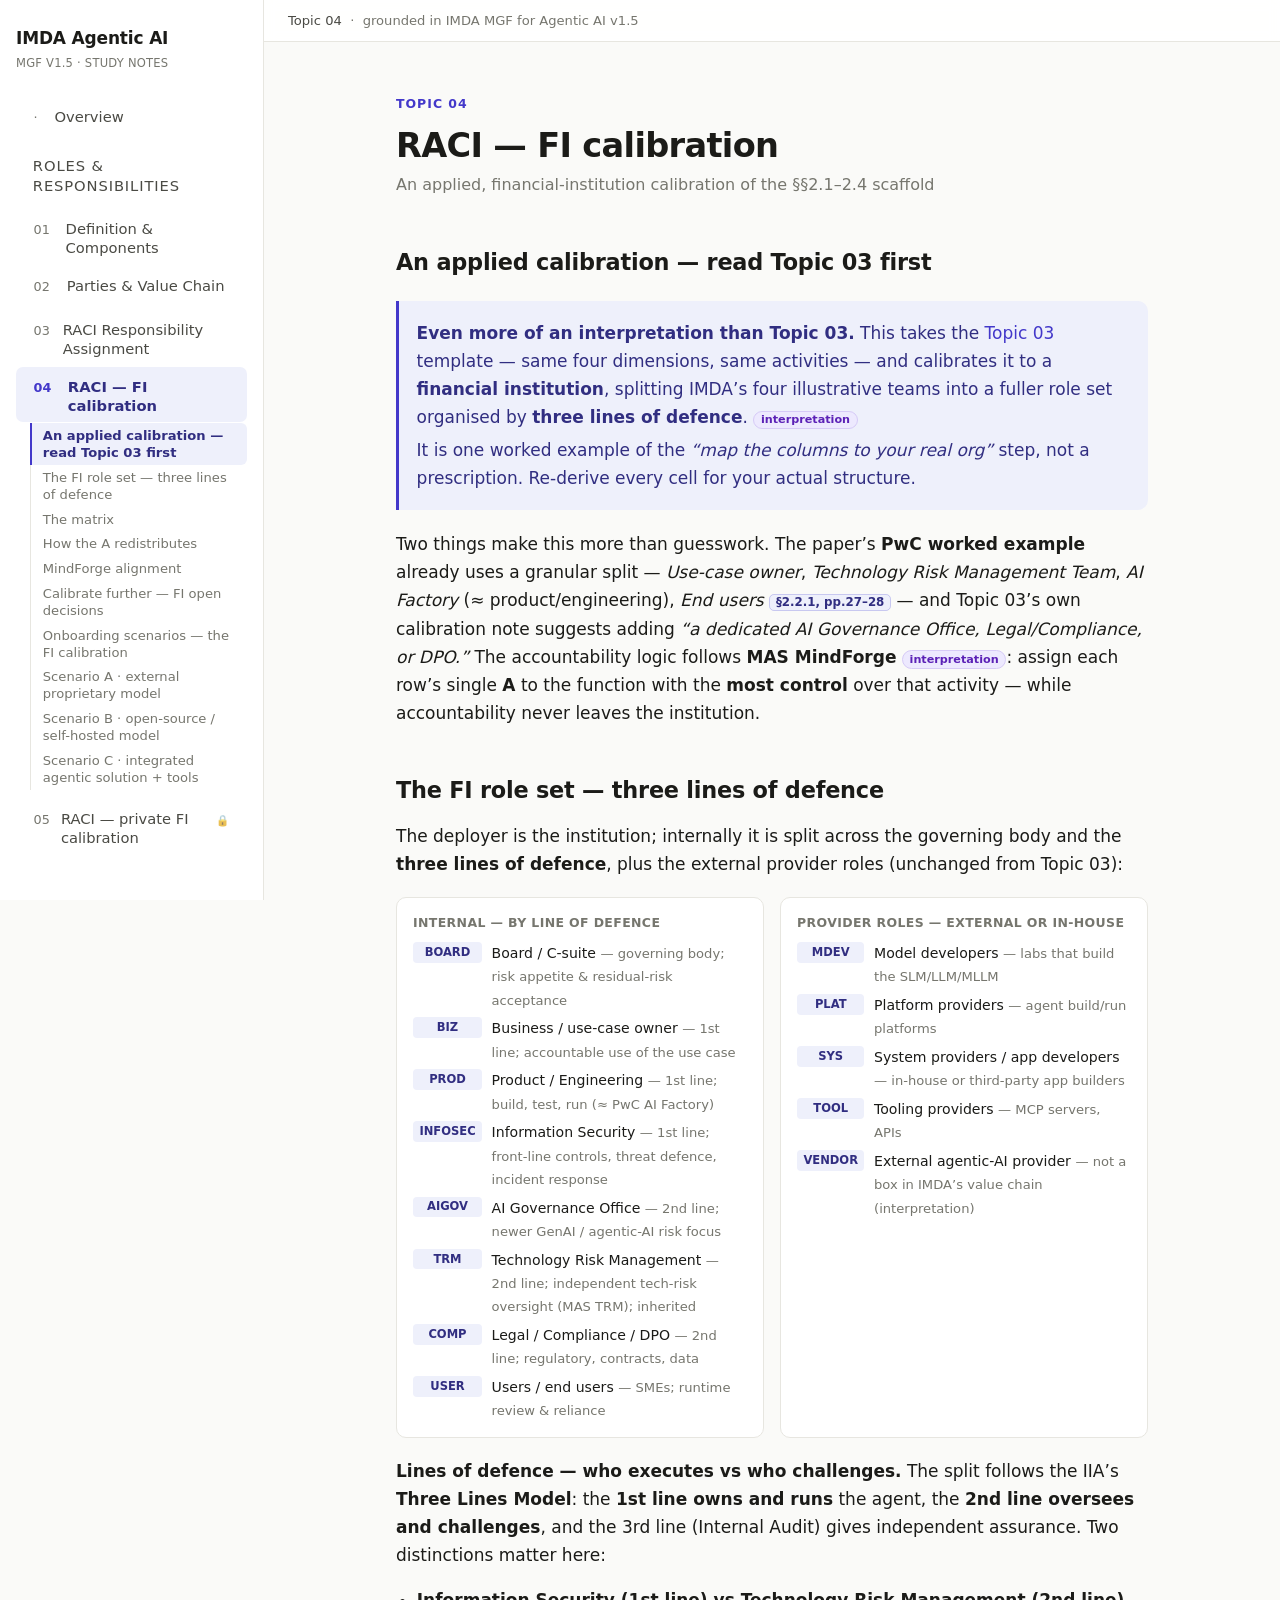
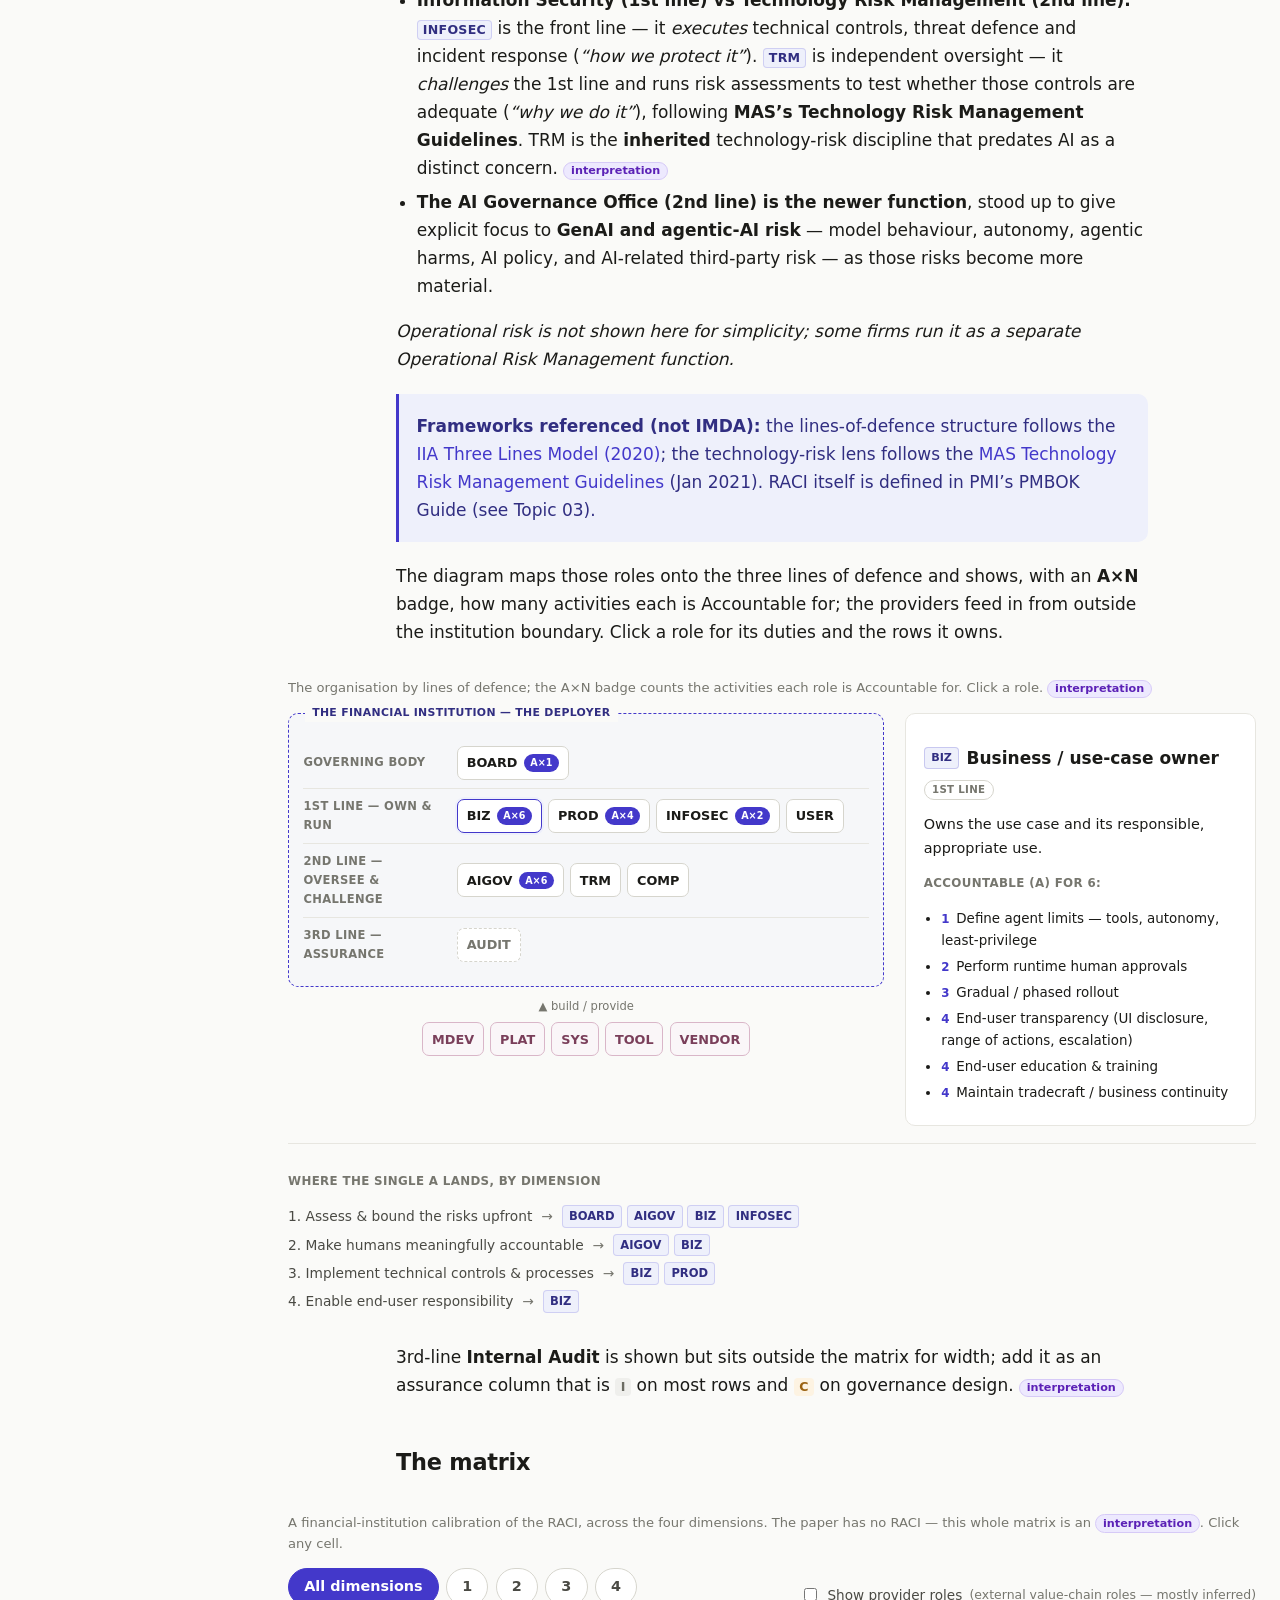
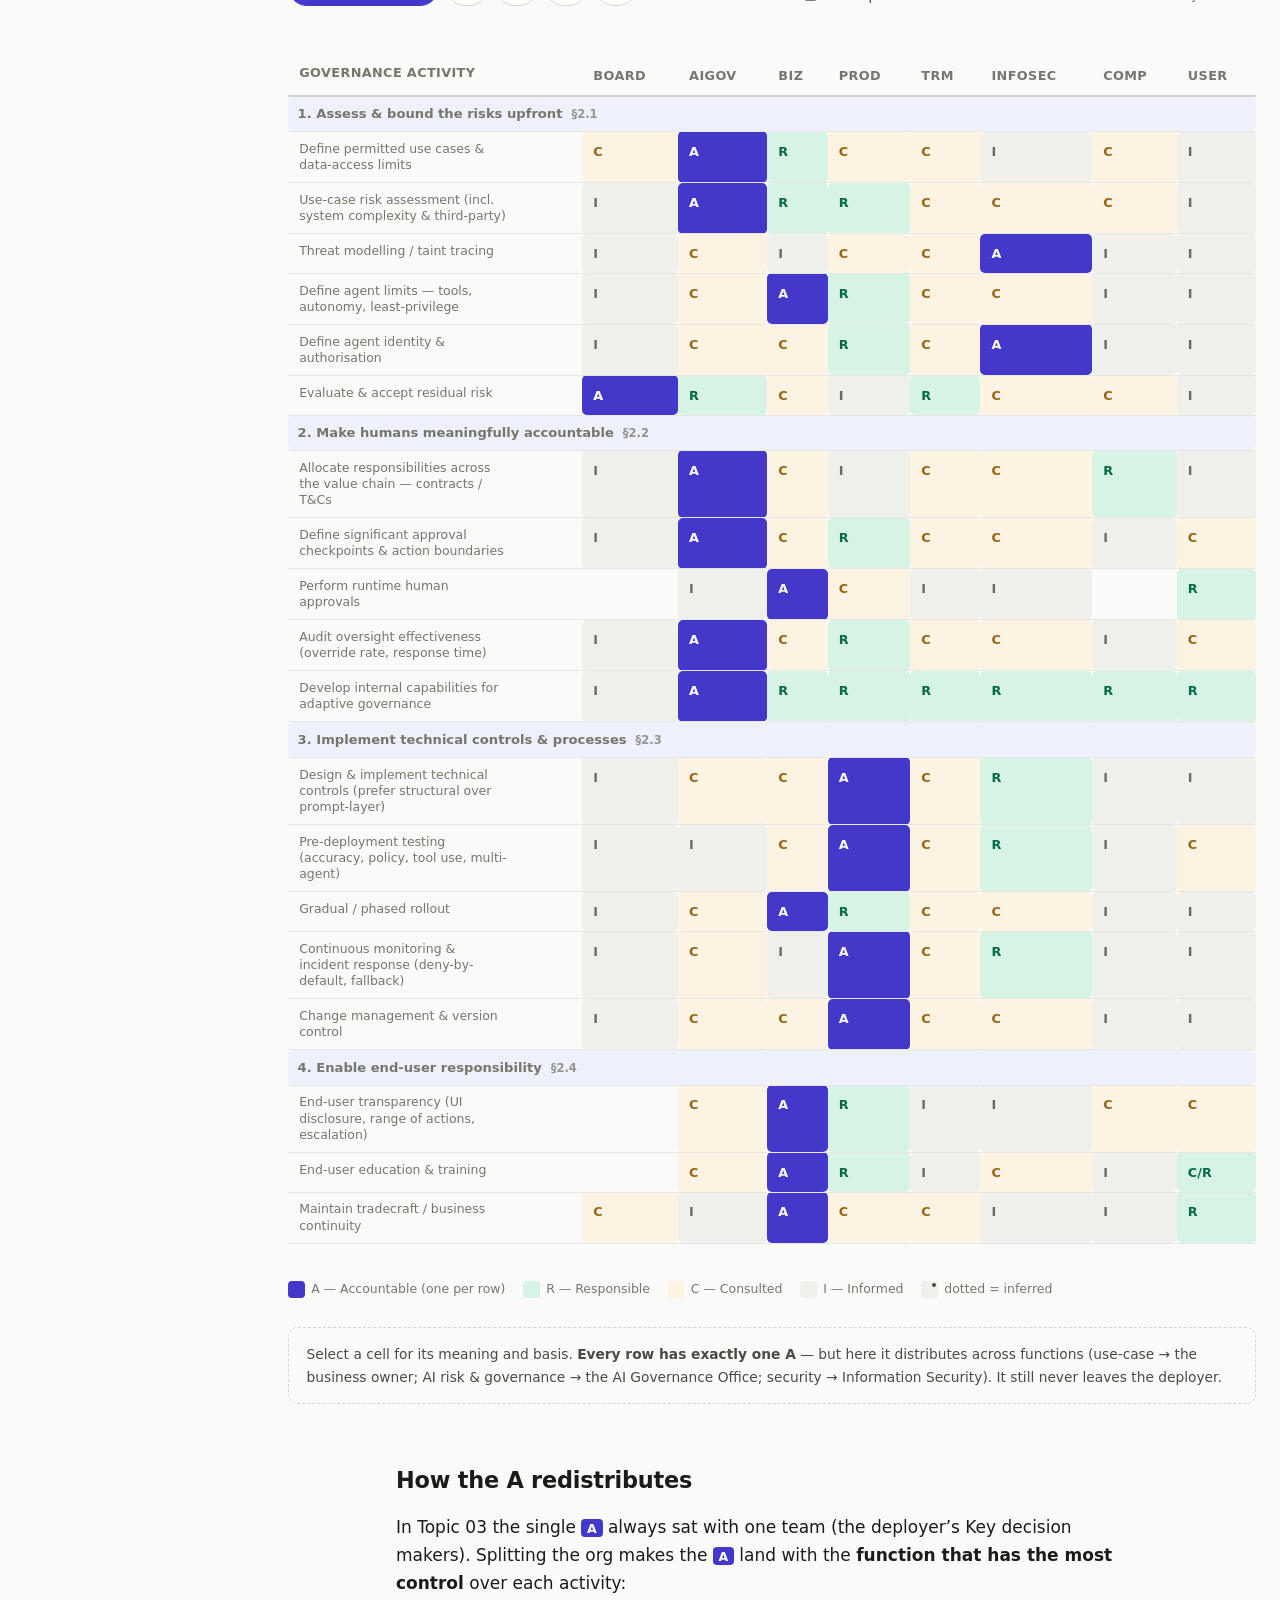
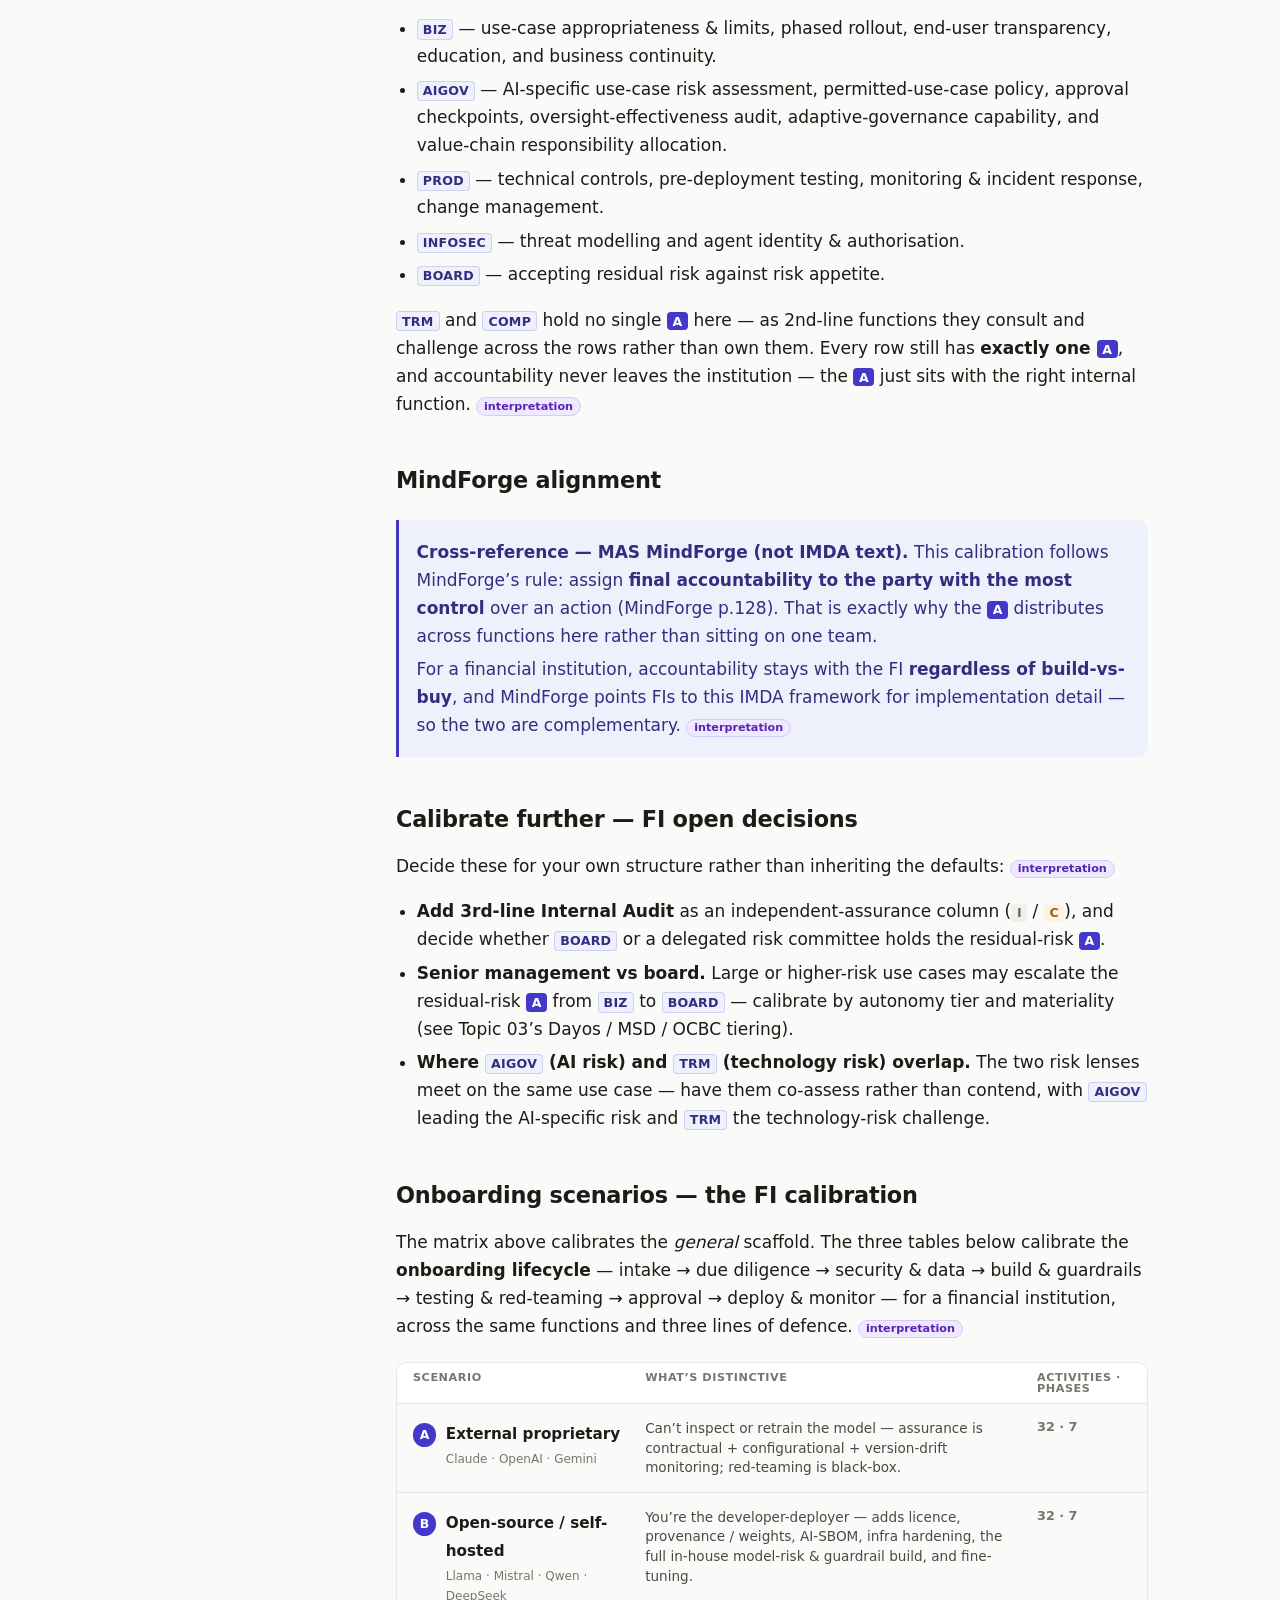
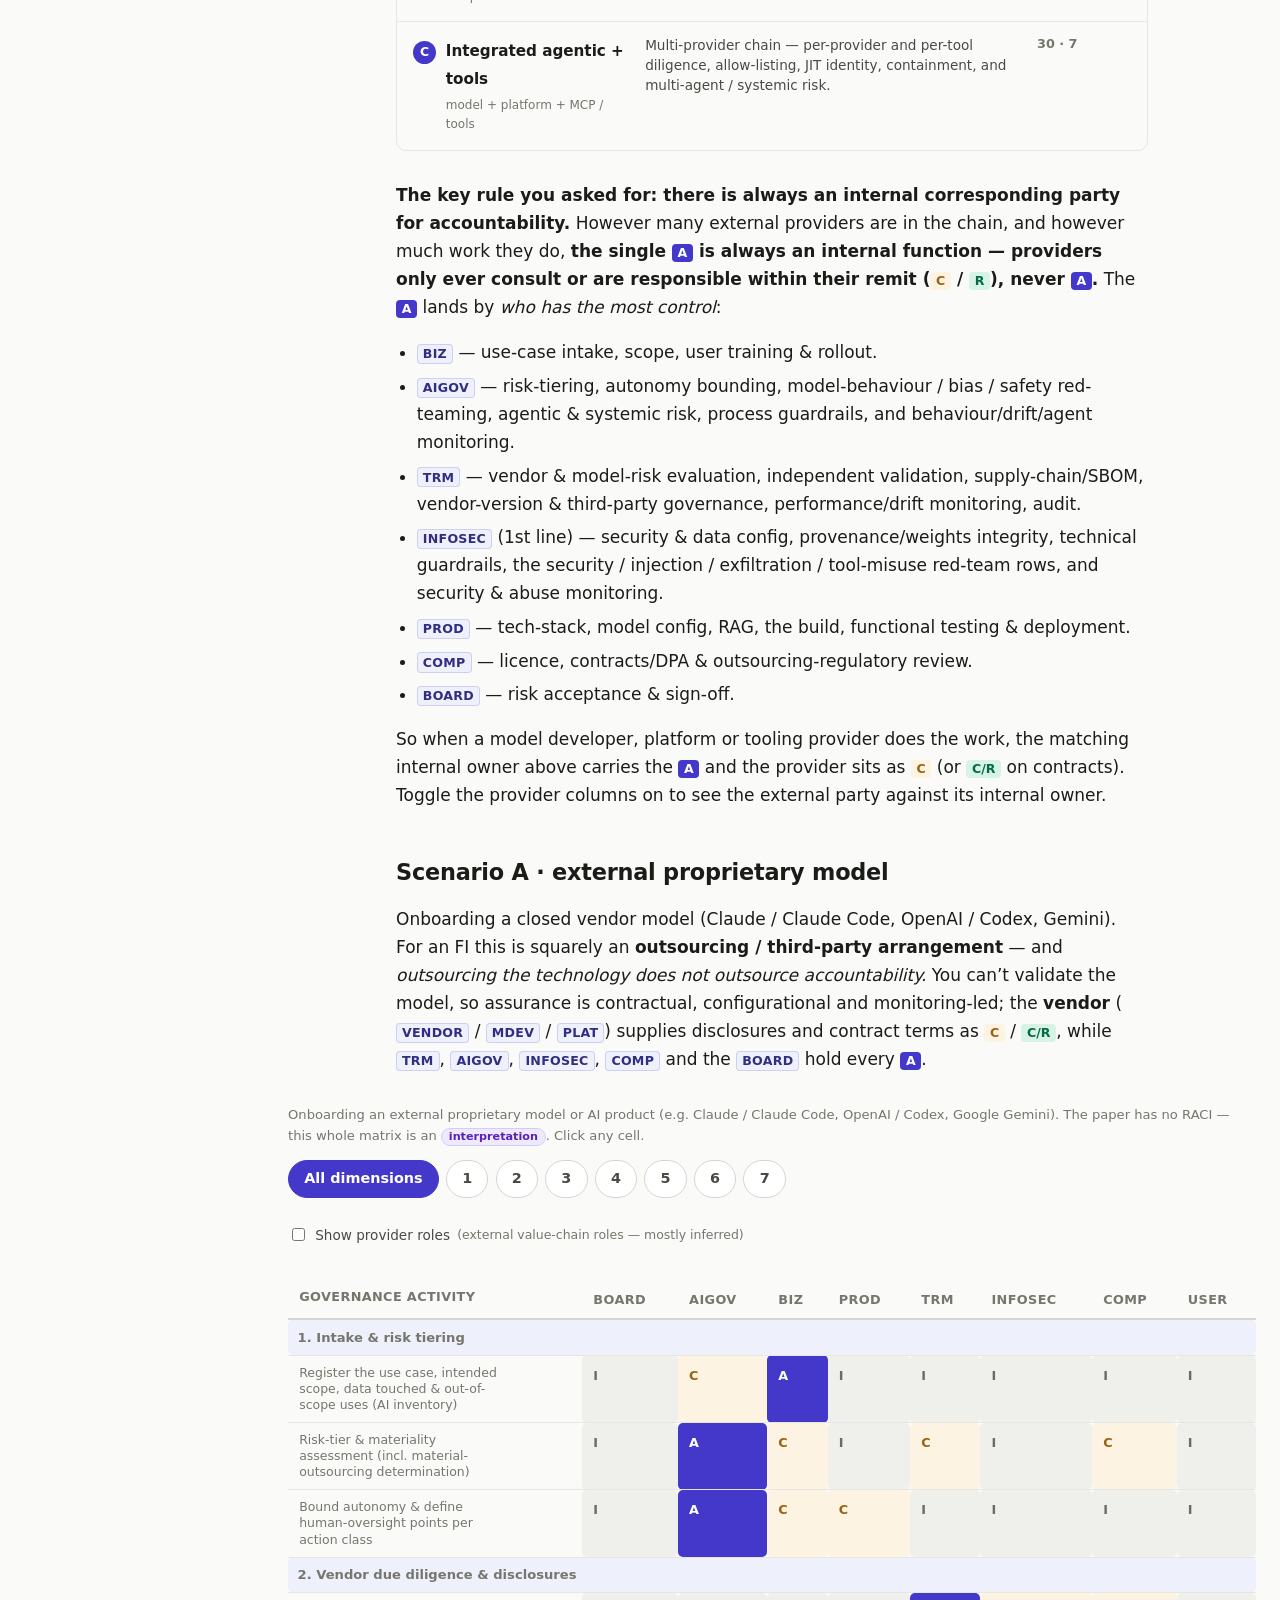
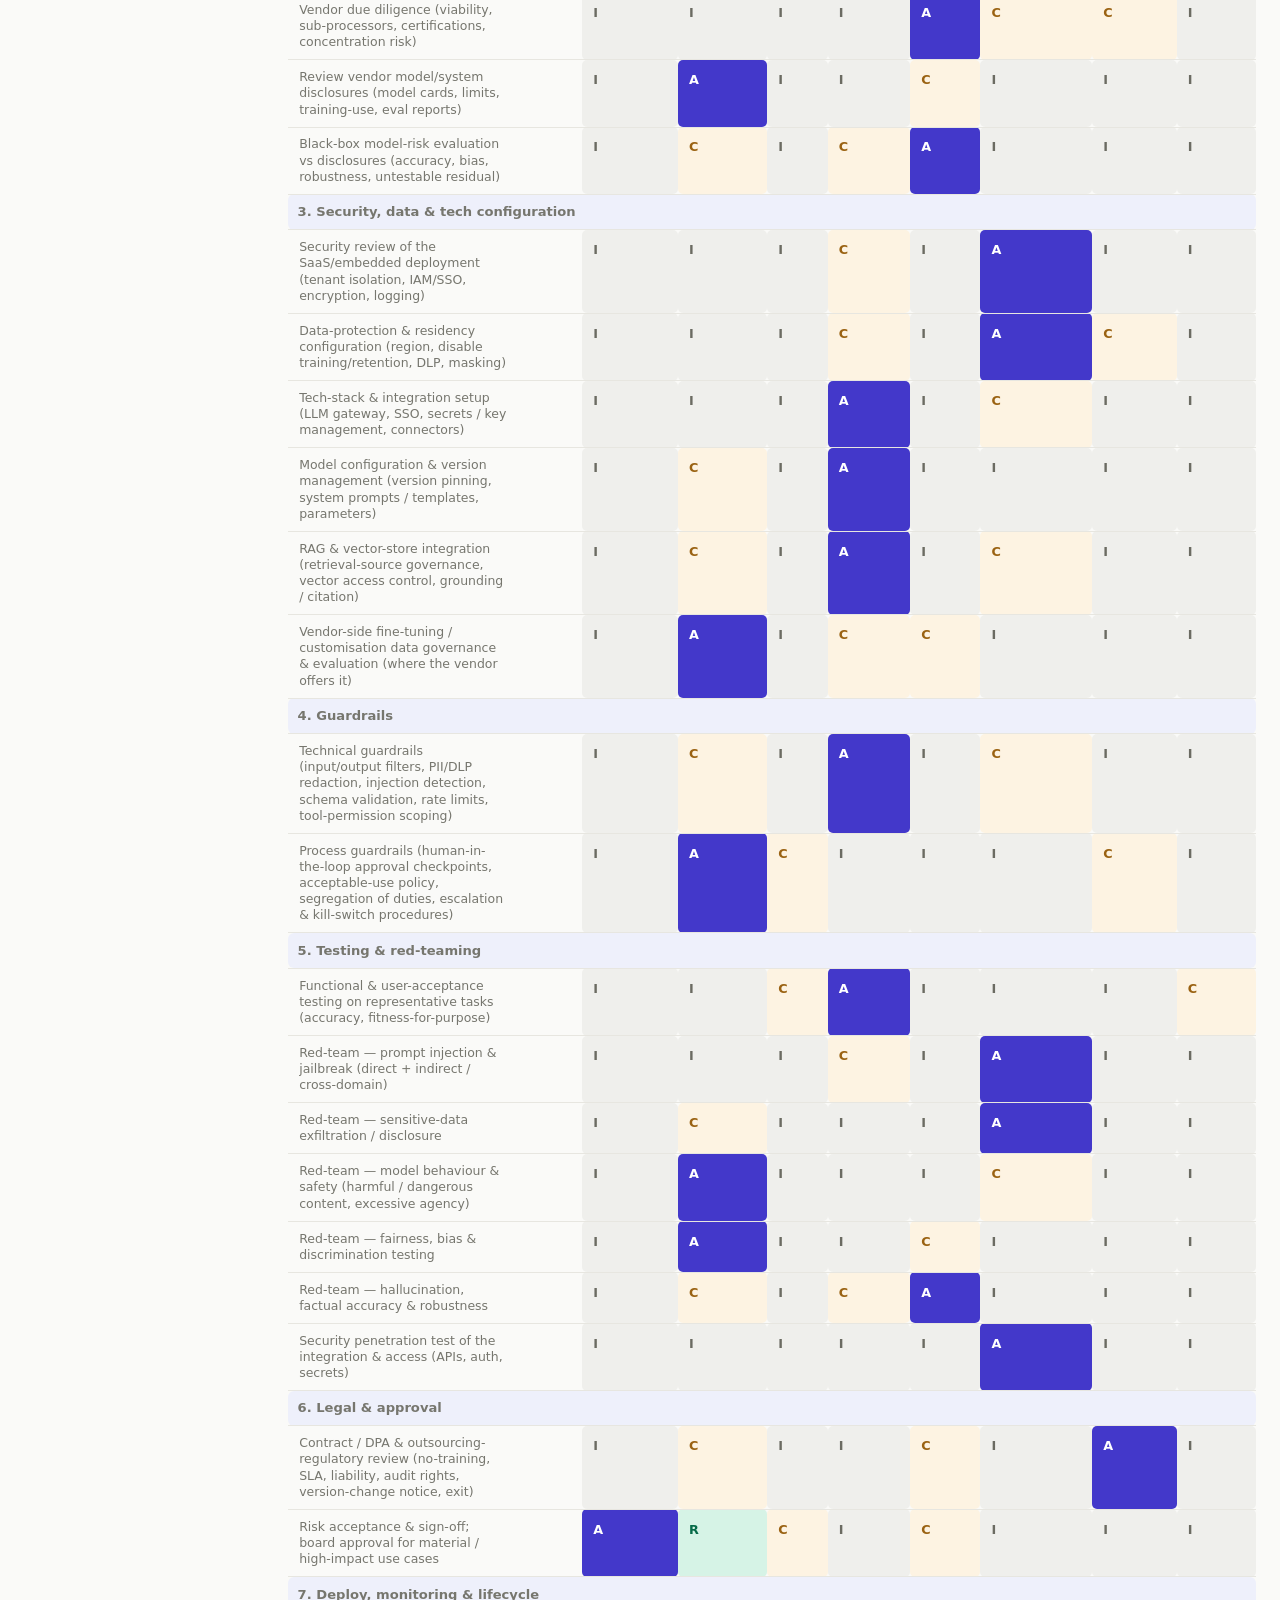
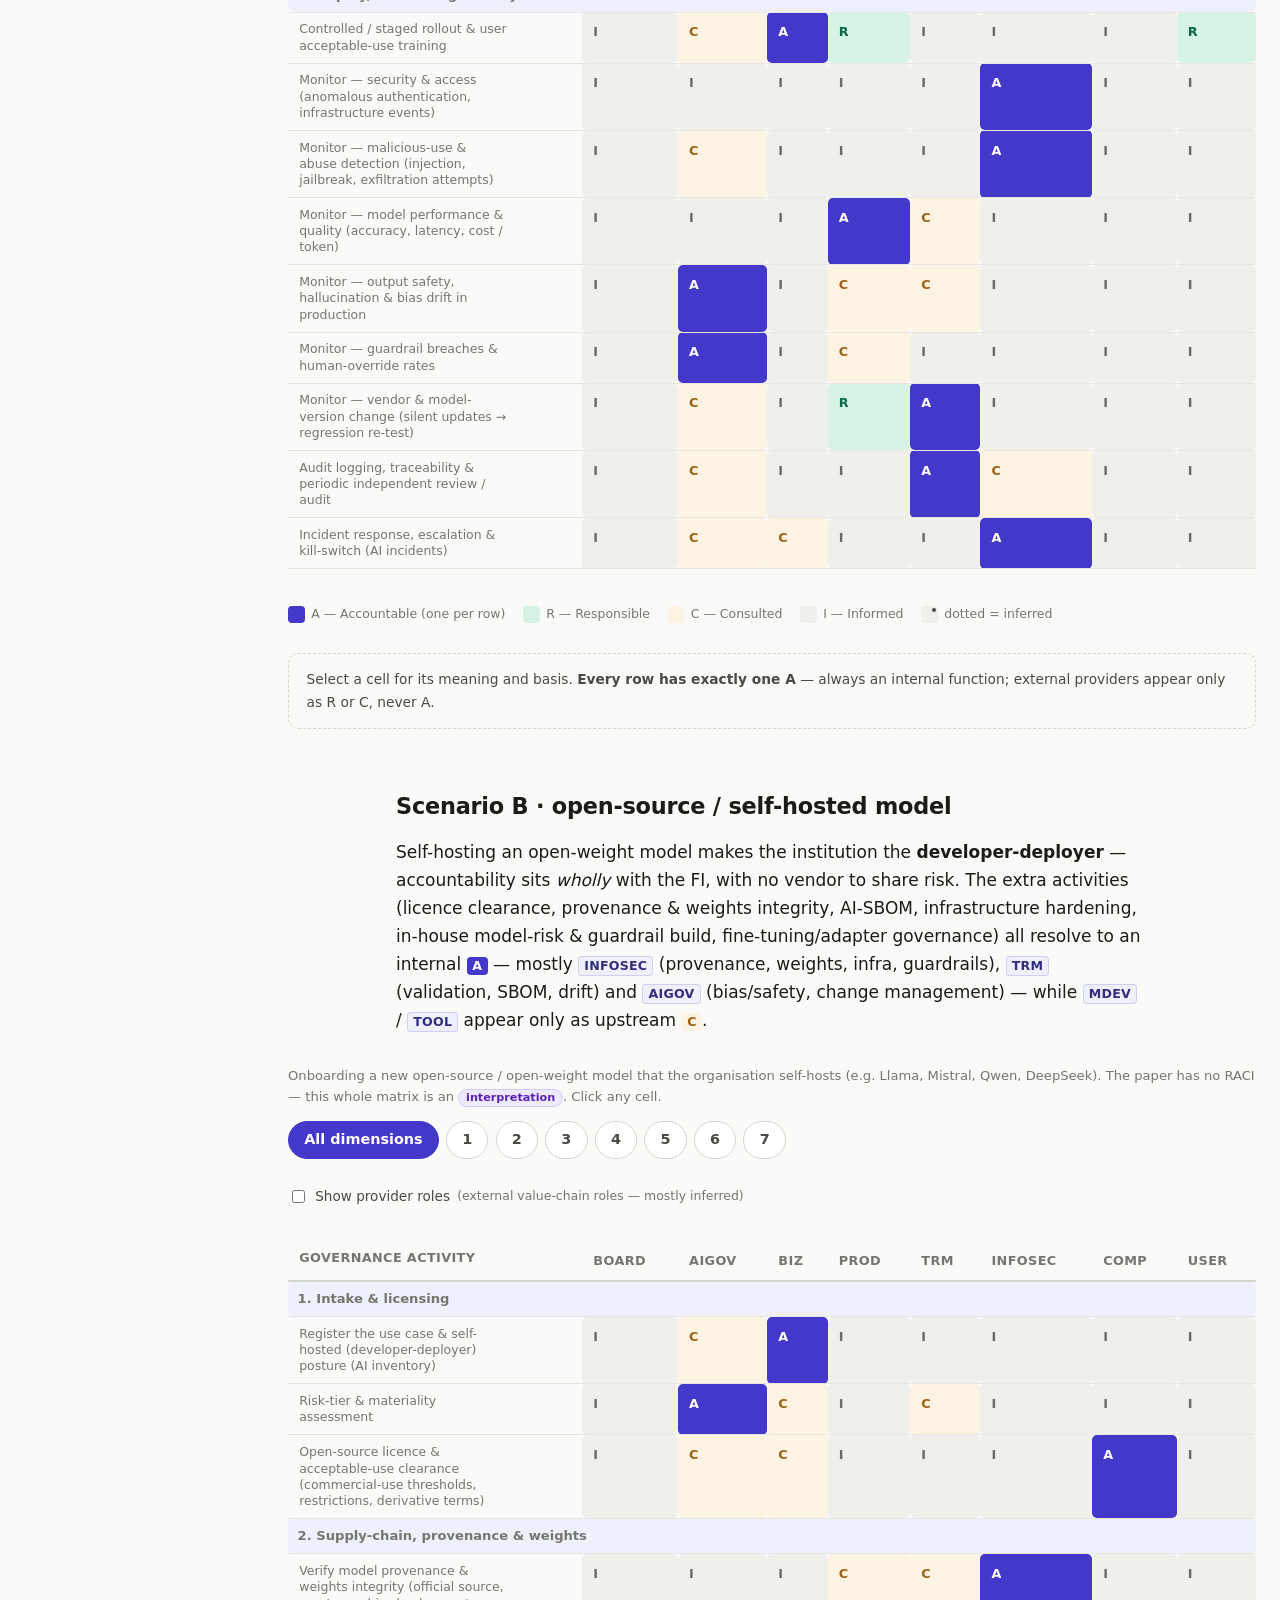
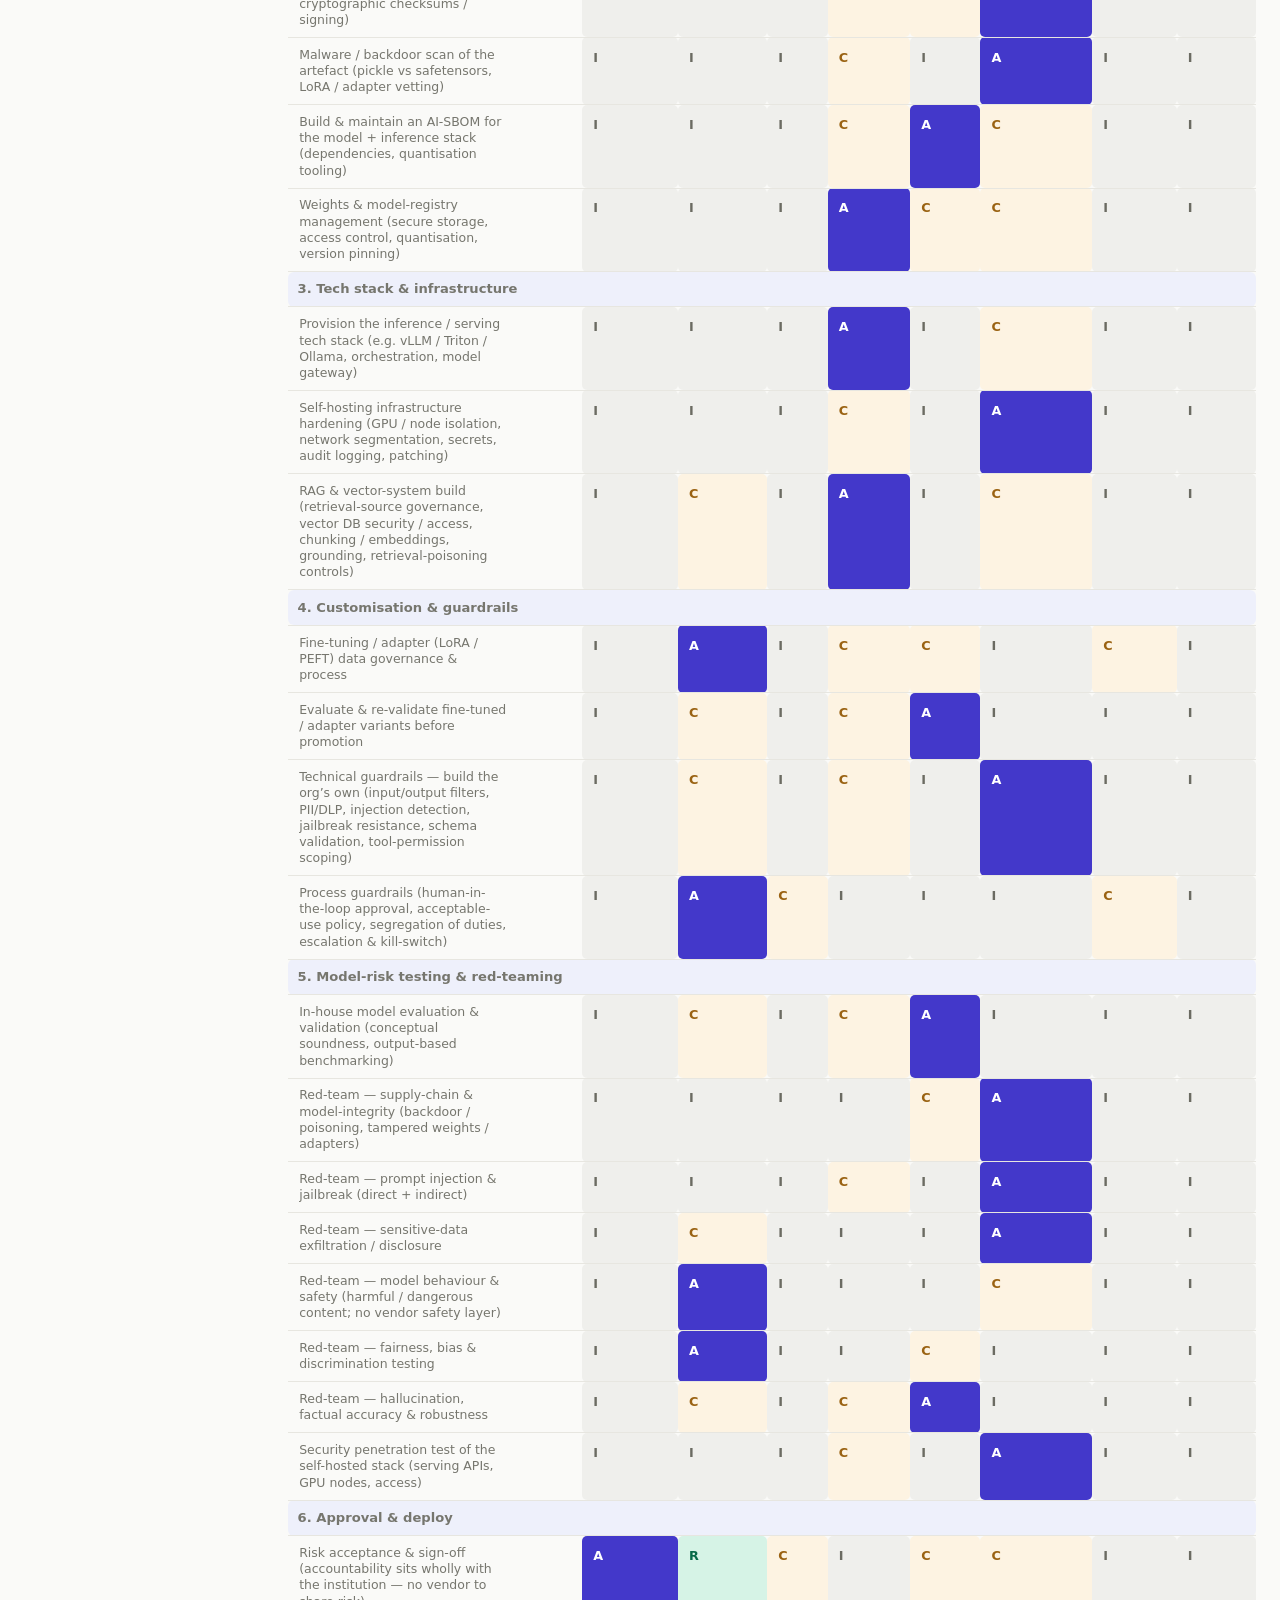
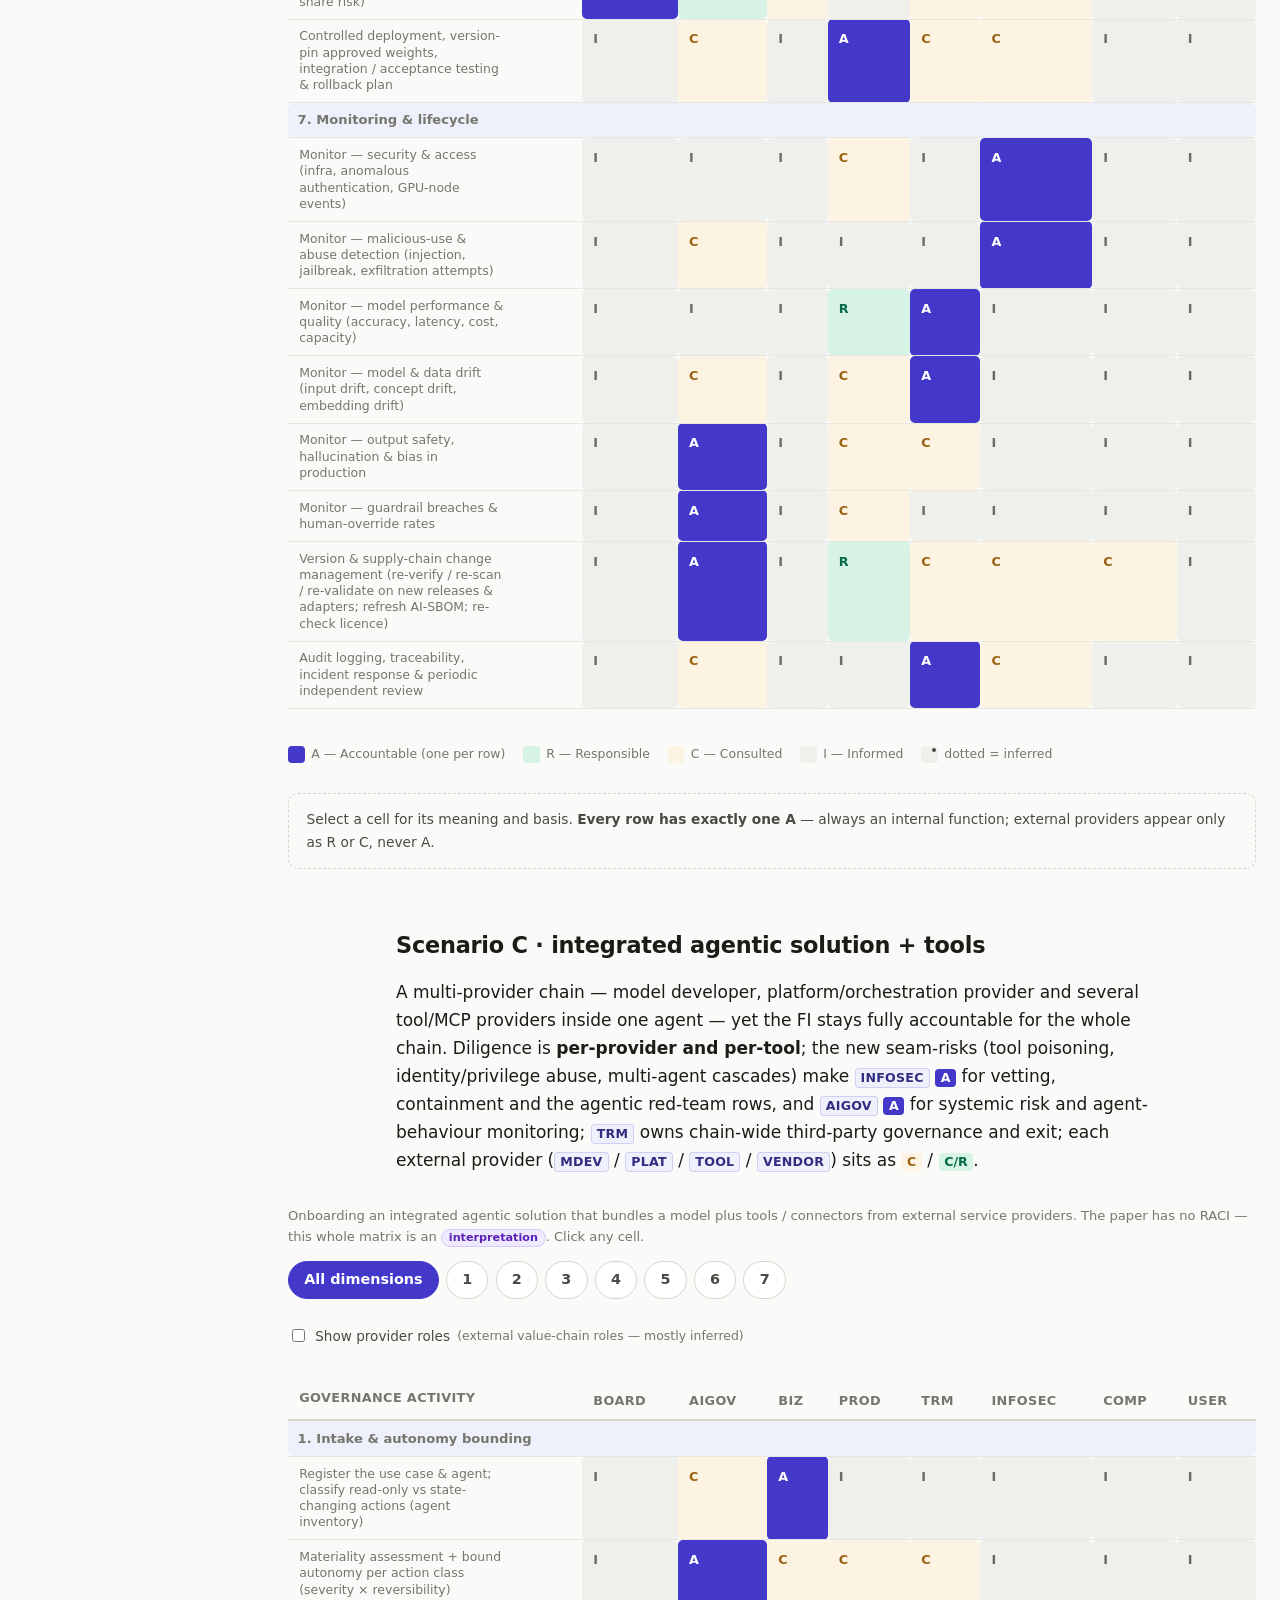
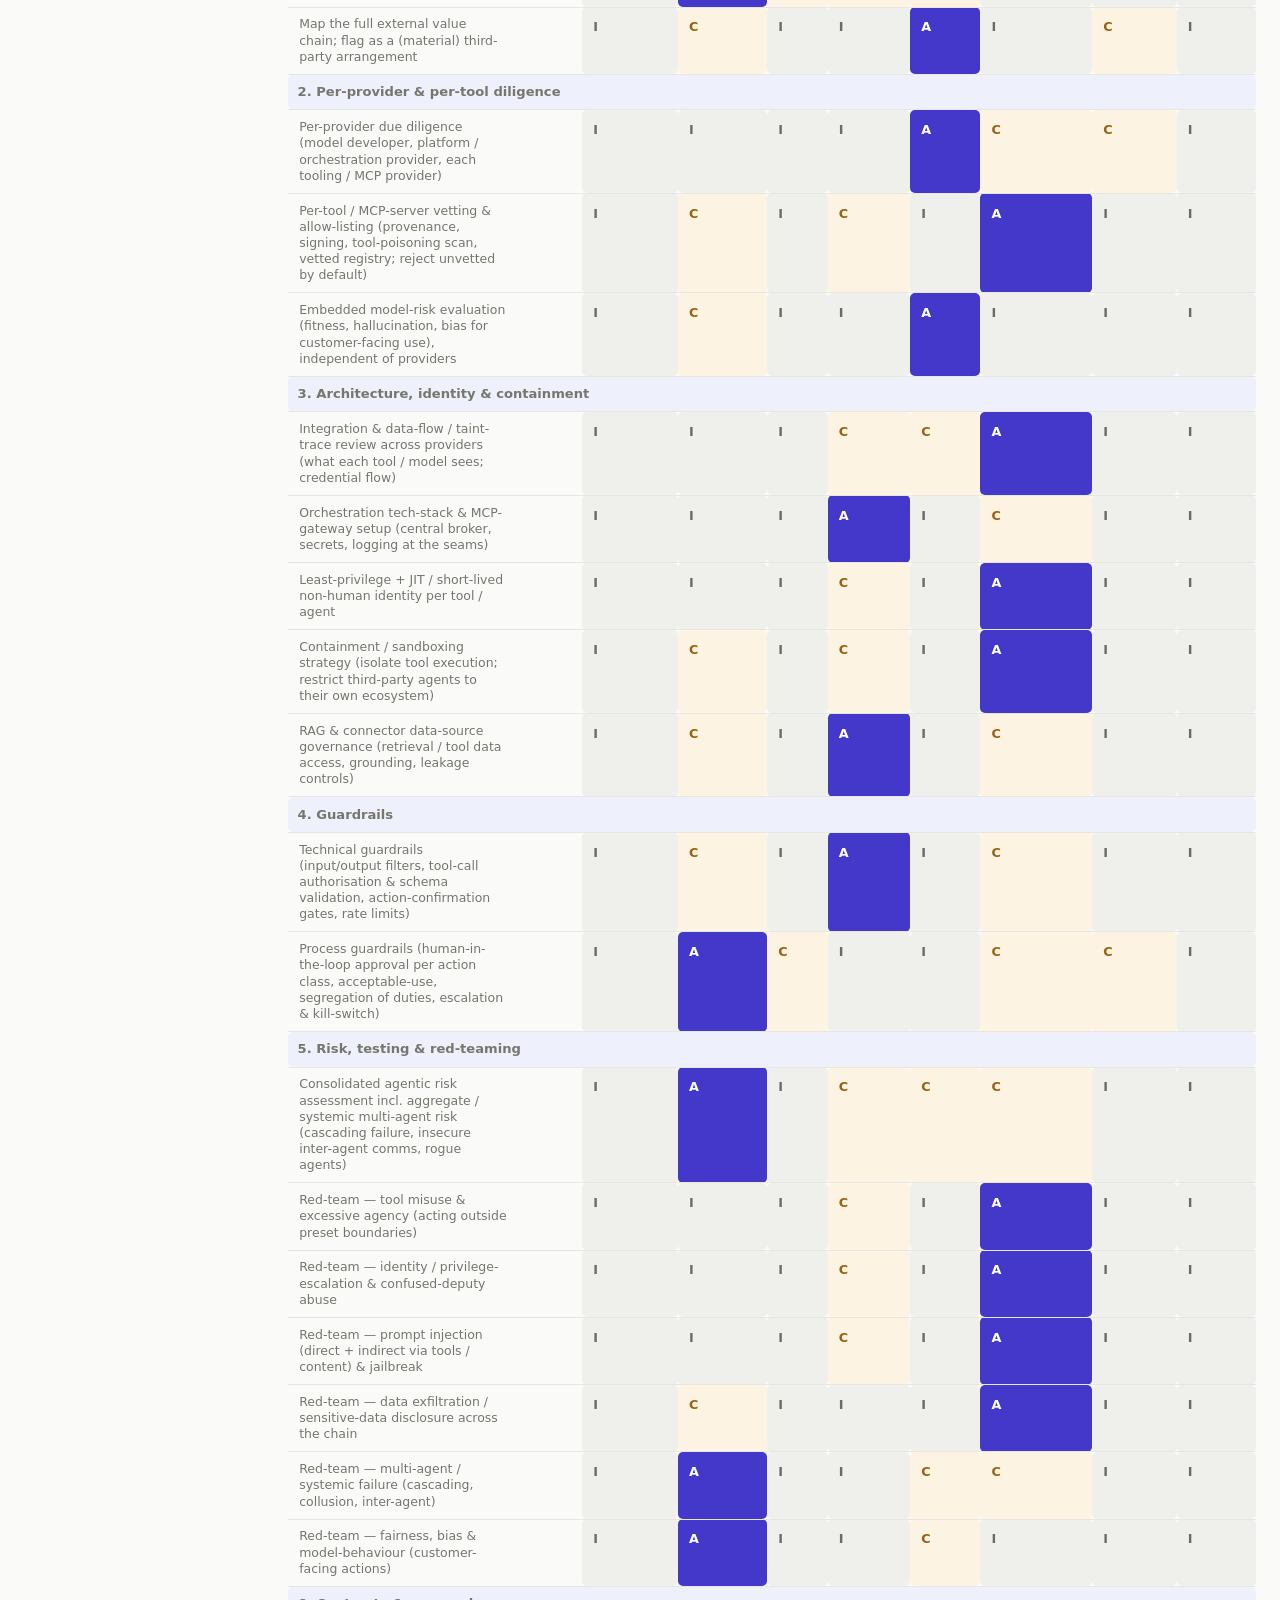
<file: topics/04-raci-fi-calibration/index.html>
<!DOCTYPE html><html lang="en"> <head><meta charset="utf-8"><meta name="viewport" content="width=device-width, initial-scale=1"><meta name="generator" content="Astro v5.18.2"><title>RACI — FI calibration · IMDA Agentic AI</title><meta name="description" content="An interactive study of the IMDA Model AI Governance Framework for Agentic AI (v1.5)."><link rel="stylesheet" href="/_astro/index.B9lBl-O0.css">
<style>.scsum[data-astro-cid-qshjs3tu]{margin:1.4rem 0 1.9rem;border:1px solid var(--line);border-radius:var(--radius);overflow:hidden}.scsum-head[data-astro-cid-qshjs3tu],.scsum-row[data-astro-cid-qshjs3tu]{display:grid;grid-template-columns:1.15fr 2fr .5fr;gap:1rem}.scsum-head[data-astro-cid-qshjs3tu]{padding:.55rem 1rem;background:var(--surface);border-bottom:1px solid var(--line);font:600 .7rem/1 var(--font-sans);letter-spacing:.05em;text-transform:uppercase;color:var(--ink-mute)}.scsum-grouplbl[data-astro-cid-qshjs3tu]{padding:.4rem 1rem;background:var(--accent-soft);border-bottom:1px solid var(--line);font:600 .68rem/1.2 var(--font-sans);letter-spacing:.03em;text-transform:uppercase;color:var(--accent-ink)}.scsum-row[data-astro-cid-qshjs3tu]{align-items:start;padding:.9rem 1rem;border-bottom:1px solid var(--line);text-decoration:none;color:var(--ink);transition:background .12s ease}.scsum-row[data-astro-cid-qshjs3tu]:last-child{border-bottom:0}.scsum-row[data-astro-cid-qshjs3tu]:hover{background:var(--accent-soft)}.scsum-name[data-astro-cid-qshjs3tu]{display:flex;gap:.6rem;align-items:baseline}.scsum-tag[data-astro-cid-qshjs3tu]{flex:none;min-width:1.45rem;height:1.45rem;padding:0 .3rem;display:inline-flex;align-items:center;justify-content:center;border-radius:.73rem;background:var(--accent);color:#fff;font:700 .78rem/1 var(--font-sans)}.scsum-name[data-astro-cid-qshjs3tu] b[data-astro-cid-qshjs3tu]{font:600 .95rem/1.3 var(--font-sans);color:var(--ink)}.scsum-name[data-astro-cid-qshjs3tu] em[data-astro-cid-qshjs3tu]{display:block;margin-top:.2rem;font-style:normal;font-size:.75rem;color:var(--ink-mute)}.scsum-dist[data-astro-cid-qshjs3tu]{font-size:.85rem;line-height:1.45;color:var(--ink-soft)}.scsum-size[data-astro-cid-qshjs3tu]{font:600 .8rem/1.3 var(--font-sans);color:var(--ink-mute);white-space:nowrap}@media(max-width:640px){.scsum-head[data-astro-cid-qshjs3tu]{display:none}.scsum-row[data-astro-cid-qshjs3tu]{grid-template-columns:1fr;gap:.45rem}.scsum-size[data-astro-cid-qshjs3tu]:before{content:"Size: ";font-weight:400}}
</style></head> <body> <div class="shell"> <aside class="sidebar"> <a class="brand" href="/">
IMDA Agentic AI
<small>MGF v1.5 · study notes</small> </a> <nav class="nav" aria-label="Topics"> <a href="/" class> <span class="num">·</span> Overview
</a> <span class="nav-label">Roles &amp; Responsibilities</span> <div class="nav-group"> <a href="/topics/01-definition-and-components" class> <span class="num">01</span> Definition &amp; Components  </a>  </div><div class="nav-group"> <a href="/topics/02-parties-and-value-chain" class> <span class="num">02</span> Parties &amp; Value Chain  </a>  </div><div class="nav-group"> <a href="/topics/03-rr-raci-scaffold" class> <span class="num">03</span> RACI Responsibility Assignment  </a>  </div><div class="nav-group"> <a href="/topics/04-raci-fi-calibration" class="active"> <span class="num">04</span> RACI — FI calibration  </a> <ul class="subnav"> <li><a href="#an-applied-calibration--read-topic-03-first" data-slug="an-applied-calibration--read-topic-03-first">An applied calibration — read Topic 03 first</a></li><li><a href="#the-fi-role-set--three-lines-of-defence" data-slug="the-fi-role-set--three-lines-of-defence">The FI role set — three lines of defence</a></li><li><a href="#the-matrix" data-slug="the-matrix">The matrix</a></li><li><a href="#how-the-a-redistributes" data-slug="how-the-a-redistributes">How the A redistributes</a></li><li><a href="#mindforge-alignment" data-slug="mindforge-alignment">MindForge alignment</a></li><li><a href="#calibrate-further--fi-open-decisions" data-slug="calibrate-further--fi-open-decisions">Calibrate further — FI open decisions</a></li><li><a href="#onboarding-scenarios--the-fi-calibration" data-slug="onboarding-scenarios--the-fi-calibration">Onboarding scenarios — the FI calibration</a></li><li><a href="#scenario-a--external-proprietary-model" data-slug="scenario-a--external-proprietary-model">Scenario A · external proprietary model</a></li><li><a href="#scenario-b--open-source--self-hosted-model" data-slug="scenario-b--open-source--self-hosted-model">Scenario B · open-source / self-hosted model</a></li><li><a href="#scenario-c--integrated-agentic-solution--tools" data-slug="scenario-c--integrated-agentic-solution--tools">Scenario C · integrated agentic solution + tools</a></li> </ul> </div><div class="nav-group"> <a href="/topics/05-private-fi-calibration" class> <span class="num">05</span> RACI — private FI calibration <span class="lock" title="Access-controlled — passphrase required">🔒</span> </a>  </div> </nav> </aside> <div class="main"> <div class="topbar"> <span class="crumb">Topic 04</span>
&nbsp;·&nbsp; grounded in IMDA MGF for Agentic AI v1.5
</div> <main class="content"> <header class="page-head"> <p class="eyebrow">Topic 04</p> <h1>RACI — FI calibration</h1> <p class="subtitle">An applied, financial-institution calibration of the §§2.1–2.4 scaffold</p> </header> <div class="prose"> <h2 id="an-applied-calibration--read-topic-03-first">An applied calibration — read Topic 03 first</h2>
<blockquote>
<p><strong>Even more of an interpretation than Topic 03.</strong> This takes the <a href="/topics/03-rr-raci-scaffold">Topic 03</a> template — same four dimensions, same activities — and calibrates it to a <strong>financial institution</strong>, splitting IMDA’s four illustrative teams into a fuller role set organised by <strong>three lines of defence</strong>. <span class="marker marker-interpretation" title="Interpretation — synthesis going beyond the IMDA text; not stated in the paper.">interpretation</span></p>
<p>It is one worked example of the <em>“map the columns to your real org”</em> step, not a prescription. Re-derive every cell for your actual structure.</p>
</blockquote>
<p>Two things make this more than guesswork. The paper’s <strong>PwC worked example</strong> already uses a granular split — <em>Use-case owner</em>, <em>Technology Risk Management Team</em>, <em>AI Factory</em> (≈ product/engineering), <em>End users</em> <cite class="cite" title="IMDA MGF for Agentic AI v1.5 — §2.2.1 case study">§2.2.1, pp.27–28</cite> — and Topic 03’s own calibration note suggests adding <em>“a dedicated AI Governance Office, Legal/Compliance, or DPO.”</em> The accountability logic follows <strong>MAS MindForge</strong> <span class="marker marker-interpretation" title="MindForge cross-reference, not IMDA text.">interpretation</span>: assign each row’s single <strong>A</strong> to the function with the <strong>most control</strong> over that activity — while accountability never leaves the institution.</p>
<h2 id="the-fi-role-set--three-lines-of-defence">The FI role set — three lines of defence</h2>
<p>The deployer is the institution; internally it is split across the governing body and the <strong>three lines of defence</strong>, plus the external provider roles (unchanged from Topic 03):</p>
<div class="rolekey"><div class="rolekey-col"><h4>Internal — by line of defence</h4><dl><dt>BOARD</dt><dd>Board / C-suite <span class="rolekey-note">— governing body; risk appetite &amp; residual-risk acceptance</span></dd><dt>BIZ</dt><dd>Business / use-case owner <span class="rolekey-note">— 1st line; accountable use of the use case</span></dd><dt>PROD</dt><dd>Product / Engineering <span class="rolekey-note">— 1st line; build, test, run (≈ PwC AI Factory)</span></dd><dt>INFOSEC</dt><dd>Information Security <span class="rolekey-note">— 1st line; front-line controls, threat defence, incident response</span></dd><dt>AIGOV</dt><dd>AI Governance Office <span class="rolekey-note">— 2nd line; newer GenAI / agentic-AI risk focus</span></dd><dt>TRM</dt><dd>Technology Risk Management <span class="rolekey-note">— 2nd line; independent tech-risk oversight (MAS TRM); inherited</span></dd><dt>COMP</dt><dd>Legal / Compliance / DPO <span class="rolekey-note">— 2nd line; regulatory, contracts, data</span></dd><dt>USER</dt><dd>Users / end users <span class="rolekey-note">— SMEs; runtime review &amp; reliance</span></dd></dl></div><div class="rolekey-col"><h4>Provider roles — external or in-house</h4><dl><dt>MDEV</dt><dd>Model developers <span class="rolekey-note">— labs that build the SLM/LLM/MLLM</span></dd><dt>PLAT</dt><dd>Platform providers <span class="rolekey-note">— agent build/run platforms</span></dd><dt>SYS</dt><dd>System providers / app developers <span class="rolekey-note">— in-house or third-party app builders</span></dd><dt>TOOL</dt><dd>Tooling providers <span class="rolekey-note">— MCP servers, APIs</span></dd><dt>VENDOR</dt><dd>External agentic-AI provider <span class="rolekey-note">— not a box in IMDA’s value chain (interpretation)</span></dd></dl></div></div>
<p><strong>Lines of defence — who executes vs who challenges.</strong> The split follows the IIA’s <strong>Three Lines Model</strong>: the <strong>1st line owns and runs</strong> the agent, the <strong>2nd line oversees and challenges</strong>, and the 3rd line (Internal Audit) gives independent assurance. Two distinctions matter here:</p>
<ul>
<li><strong>Information Security (1st line) vs Technology Risk Management (2nd line).</strong> <span class="codetag">INFOSEC</span> is the front line — it <em>executes</em> technical controls, threat defence and incident response (<em>“how we protect it”</em>). <span class="codetag">TRM</span> is independent oversight — it <em>challenges</em> the 1st line and runs risk assessments to test whether those controls are adequate (<em>“why we do it”</em>), following <strong>MAS’s Technology Risk Management Guidelines</strong>. TRM is the <strong>inherited</strong> technology-risk discipline that predates AI as a distinct concern. <span class="marker marker-interpretation" title="InfoSec-as-1st-line / TRM-as-2nd-line is one common operating model; some organisations place security oversight in the 2nd line.">interpretation</span></li>
<li><strong>The AI Governance Office (2nd line) is the newer function</strong>, stood up to give explicit focus to <strong>GenAI and agentic-AI risk</strong> — model behaviour, autonomy, agentic harms, AI policy, and AI-related third-party risk — as those risks become more material.</li>
</ul>
<p><em>Operational risk is not shown here for simplicity; some firms run it as a separate Operational Risk Management function.</em></p>
<blockquote>
<p><strong>Frameworks referenced (not IMDA):</strong> the lines-of-defence structure follows the <a href="https://www.theiia.org/globalassets/documents/resources/the-iias-three-lines-model-an-update-of-the-three-lines-of-defense-july-2020/three-lines-model-updated-english.pdf" target="_blank" rel="noopener">IIA Three Lines Model (2020)</a>; the technology-risk lens follows the <a href="https://www.mas.gov.sg/-/media/MAS/Regulations-and-Financial-Stability/Regulatory-and-Supervisory-Framework/Risk-Management/TRM-Guidelines-18-January-2021.pdf" target="_blank" rel="noopener">MAS Technology Risk Management Guidelines</a> (Jan 2021). RACI itself is defined in PMI’s PMBOK Guide (see Topic 03).</p>
</blockquote>
<p>The diagram maps those roles onto the three lines of defence and shows, with an <strong>A×N</strong> badge, how many activities each is Accountable for; the providers feed in from outside the institution boundary. Click a role for its duties and the rows it owns.</p>
<style>astro-island,astro-slot,astro-static-slot{display:contents}</style><script>(()=>{var a=(s,i,o)=>{let r=async()=>{await(await s())()},t=typeof i.value=="object"?i.value:void 0,c={rootMargin:t==null?void 0:t.rootMargin},n=new IntersectionObserver(e=>{for(let l of e)if(l.isIntersecting){n.disconnect(),r();break}},c);for(let e of o.children)n.observe(e)};(self.Astro||(self.Astro={})).visible=a;window.dispatchEvent(new Event("astro:visible"));})();</script><script>(()=>{var A=Object.defineProperty;var g=(i,o,a)=>o in i?A(i,o,{enumerable:!0,configurable:!0,writable:!0,value:a}):i[o]=a;var d=(i,o,a)=>g(i,typeof o!="symbol"?o+"":o,a);{let i={0:t=>m(t),1:t=>a(t),2:t=>new RegExp(t),3:t=>new Date(t),4:t=>new Map(a(t)),5:t=>new Set(a(t)),6:t=>BigInt(t),7:t=>new URL(t),8:t=>new Uint8Array(t),9:t=>new Uint16Array(t),10:t=>new Uint32Array(t),11:t=>1/0*t},o=t=>{let[l,e]=t;return l in i?i[l](e):void 0},a=t=>t.map(o),m=t=>typeof t!="object"||t===null?t:Object.fromEntries(Object.entries(t).map(([l,e])=>[l,o(e)]));class y extends HTMLElement{constructor(){super(...arguments);d(this,"Component");d(this,"hydrator");d(this,"hydrate",async()=>{var b;if(!this.hydrator||!this.isConnected)return;let e=(b=this.parentElement)==null?void 0:b.closest("astro-island[ssr]");if(e){e.addEventListener("astro:hydrate",this.hydrate,{once:!0});return}let c=this.querySelectorAll("astro-slot"),n={},h=this.querySelectorAll("template[data-astro-template]");for(let r of h){let s=r.closest(this.tagName);s!=null&&s.isSameNode(this)&&(n[r.getAttribute("data-astro-template")||"default"]=r.innerHTML,r.remove())}for(let r of c){let s=r.closest(this.tagName);s!=null&&s.isSameNode(this)&&(n[r.getAttribute("name")||"default"]=r.innerHTML)}let p;try{p=this.hasAttribute("props")?m(JSON.parse(this.getAttribute("props"))):{}}catch(r){let s=this.getAttribute("component-url")||"<unknown>",v=this.getAttribute("component-export");throw v&&(s+=` (export ${v})`),console.error(`[hydrate] Error parsing props for component ${s}`,this.getAttribute("props"),r),r}let u;await this.hydrator(this)(this.Component,p,n,{client:this.getAttribute("client")}),this.removeAttribute("ssr"),this.dispatchEvent(new CustomEvent("astro:hydrate"))});d(this,"unmount",()=>{this.isConnected||this.dispatchEvent(new CustomEvent("astro:unmount"))})}disconnectedCallback(){document.removeEventListener("astro:after-swap",this.unmount),document.addEventListener("astro:after-swap",this.unmount,{once:!0})}connectedCallback(){if(!this.hasAttribute("await-children")||document.readyState==="interactive"||document.readyState==="complete")this.childrenConnectedCallback();else{let e=()=>{document.removeEventListener("DOMContentLoaded",e),c.disconnect(),this.childrenConnectedCallback()},c=new MutationObserver(()=>{var n;((n=this.lastChild)==null?void 0:n.nodeType)===Node.COMMENT_NODE&&this.lastChild.nodeValue==="astro:end"&&(this.lastChild.remove(),e())});c.observe(this,{childList:!0}),document.addEventListener("DOMContentLoaded",e)}}async childrenConnectedCallback(){let e=this.getAttribute("before-hydration-url");e&&await import(e),this.start()}async start(){let e=JSON.parse(this.getAttribute("opts")),c=this.getAttribute("client");if(Astro[c]===void 0){window.addEventListener(`astro:${c}`,()=>this.start(),{once:!0});return}try{await Astro[c](async()=>{let n=this.getAttribute("renderer-url"),[h,{default:p}]=await Promise.all([import(this.getAttribute("component-url")),n?import(n):()=>()=>{}]),u=this.getAttribute("component-export")||"default";if(!u.includes("."))this.Component=h[u];else{this.Component=h;for(let f of u.split("."))this.Component=this.Component[f]}return this.hydrator=p,this.hydrate},e,this)}catch(n){console.error(`[astro-island] Error hydrating ${this.getAttribute("component-url")}`,n)}}attributeChangedCallback(){this.hydrate()}}d(y,"observedAttributes",["props"]),customElements.get("astro-island")||customElements.define("astro-island",y)}})();</script><astro-island uid="Z1BqIUV" prefix="r5" component-url="/_astro/FiOrgDiagram.BUWAvhdt.js" component-export="default" renderer-url="/_astro/client.DDKUPYx9.js" props="{}" ssr client="visible" opts="{&quot;name&quot;:&quot;FiOrgDiagram&quot;,&quot;value&quot;:true}" await-children><figure class="forg"><figcaption class="forg-caption">The organisation by lines of defence; the A×N badge counts the activities each role is Accountable for. Click a role. <span class="marker marker-interpretation" title="A worked org structure, not IMDA text.">interpretation</span></figcaption><div class="forg-layout"><div class="forg-map"><div class="forg-inst"><span class="forg-inst-label">The financial institution — the deployer</span><div class="forg-band"><span class="forg-bandlabel">Governing body</span><div class="forg-roles"><button type="button" class="forg-role" aria-pressed="false" aria-label="BOARD — Board / C-suite"><span class="forg-code">BOARD</span><span class="forg-acount" title="Accountable for 1 activity">A×<!-- -->1</span></button></div></div><div class="forg-band"><span class="forg-bandlabel">1st line — own &amp; run</span><div class="forg-roles"><button type="button" class="forg-role selected" aria-pressed="true" aria-label="BIZ — Business / use-case owner"><span class="forg-code">BIZ</span><span class="forg-acount" title="Accountable for 6 activities">A×<!-- -->6</span></button><button type="button" class="forg-role" aria-pressed="false" aria-label="PROD — Product / Engineering"><span class="forg-code">PROD</span><span class="forg-acount" title="Accountable for 4 activities">A×<!-- -->4</span></button><button type="button" class="forg-role" aria-pressed="false" aria-label="INFOSEC — Information Security"><span class="forg-code">INFOSEC</span><span class="forg-acount" title="Accountable for 2 activities">A×<!-- -->2</span></button><button type="button" class="forg-role" aria-pressed="false" aria-label="USER — Users / end users"><span class="forg-code">USER</span></button></div></div><div class="forg-band"><span class="forg-bandlabel">2nd line — oversee &amp; challenge</span><div class="forg-roles"><button type="button" class="forg-role" aria-pressed="false" aria-label="AIGOV — AI Governance Office"><span class="forg-code">AIGOV</span><span class="forg-acount" title="Accountable for 6 activities">A×<!-- -->6</span></button><button type="button" class="forg-role" aria-pressed="false" aria-label="TRM — Technology Risk Management"><span class="forg-code">TRM</span></button><button type="button" class="forg-role" aria-pressed="false" aria-label="COMP — Legal / Compliance / DPO"><span class="forg-code">COMP</span></button></div></div><div class="forg-band"><span class="forg-bandlabel">3rd line — assurance</span><div class="forg-roles"><button type="button" class="forg-role muted" aria-pressed="false" aria-label="AUDIT — Internal Audit"><span class="forg-code">AUDIT</span></button></div></div></div><div class="forg-ext-note">▲ build / provide</div><div class="forg-providers"><button type="button" class="forg-role ext" aria-pressed="false" aria-label="MDEV — Model developers"><span class="forg-code">MDEV</span></button><button type="button" class="forg-role ext" aria-pressed="false" aria-label="PLAT — Platform providers"><span class="forg-code">PLAT</span></button><button type="button" class="forg-role ext" aria-pressed="false" aria-label="SYS — System providers / app devs"><span class="forg-code">SYS</span></button><button type="button" class="forg-role ext" aria-pressed="false" aria-label="TOOL — Tooling providers"><span class="forg-code">TOOL</span></button><button type="button" class="forg-role ext" aria-pressed="false" aria-label="VENDOR — External agentic-AI provider (vendor)"><span class="forg-code">VENDOR</span></button></div></div><aside class="forg-panel" aria-live="polite"><p class="forg-panel-head"><span class="vcr-codechip">BIZ</span><strong>Business / use-case owner</strong><span class="forg-line">1st line</span></p><p class="forg-duty">Owns the use case and its responsible, appropriate use.</p><div class="forg-holds"><p class="forg-holds-h">Accountable (A) for <!-- -->6<!-- -->:</p><ul><li><span class="dimn">1</span> <!-- -->Define agent limits — tools, autonomy, least-privilege</li><li><span class="dimn">2</span> <!-- -->Perform runtime human approvals</li><li><span class="dimn">3</span> <!-- -->Gradual / phased rollout</li><li><span class="dimn">4</span> <!-- -->End-user transparency (UI disclosure, range of actions, escalation)</li><li><span class="dimn">4</span> <!-- -->End-user education &amp; training</li><li><span class="dimn">4</span> <!-- -->Maintain tradecraft / business continuity</li></ul></div></aside></div><div class="forg-flow"><p class="forg-flow-h">Where the single A lands, by dimension</p><div class="forg-flow-row"><span class="forg-flow-dim">1<!-- -->. <!-- -->Assess &amp; bound the risks upfront</span><span class="forg-flow-arrow">→</span><span class="forg-flow-owners"><button type="button" class="forg-flowchip">BOARD</button><button type="button" class="forg-flowchip">AIGOV</button><button type="button" class="forg-flowchip">BIZ</button><button type="button" class="forg-flowchip">INFOSEC</button></span></div><div class="forg-flow-row"><span class="forg-flow-dim">2<!-- -->. <!-- -->Make humans meaningfully accountable</span><span class="forg-flow-arrow">→</span><span class="forg-flow-owners"><button type="button" class="forg-flowchip">AIGOV</button><button type="button" class="forg-flowchip">BIZ</button></span></div><div class="forg-flow-row"><span class="forg-flow-dim">3<!-- -->. <!-- -->Implement technical controls &amp; processes</span><span class="forg-flow-arrow">→</span><span class="forg-flow-owners"><button type="button" class="forg-flowchip">BIZ</button><button type="button" class="forg-flowchip">PROD</button></span></div><div class="forg-flow-row"><span class="forg-flow-dim">4<!-- -->. <!-- -->Enable end-user responsibility</span><span class="forg-flow-arrow">→</span><span class="forg-flow-owners"><button type="button" class="forg-flowchip">BIZ</button></span></div></div></figure><!--astro:end--></astro-island>
<p>3rd-line <strong>Internal Audit</strong> is shown but sits outside the matrix for width; add it as an assurance column that is <span class="raci-tag raci-c-I">I</span> on most rows and <span class="raci-tag raci-c-C">C</span> on governance design. <span class="marker marker-interpretation" title="Interpretation — synthesis going beyond the IMDA text; not stated in the paper.">interpretation</span></p>
<h2 id="the-matrix">The matrix</h2>
<astro-island uid="2p2EH4" prefix="r6" component-url="/_astro/RaciMatrix.CVnIU-mw.js" component-export="default" renderer-url="/_astro/client.DDKUPYx9.js" props="{&quot;variant&quot;:[0,&quot;fi&quot;]}" ssr client="visible" opts="{&quot;name&quot;:&quot;RaciMatrix&quot;,&quot;value&quot;:true}" await-children><figure class="raci"><figcaption class="raci-caption">A financial-institution calibration of the RACI, across the four dimensions.<!-- --> The paper has no RACI — this whole matrix is an<!-- --> <span class="marker marker-interpretation" title="Synthesis beyond the IMDA text.">interpretation</span>. Click any cell.</figcaption><div class="raci-controls"><div class="ma-tabs" role="tablist" aria-label="Filter by dimension"><button type="button" role="tab" aria-selected="true" class="ma-tab active">All dimensions</button><button type="button" role="tab" aria-selected="false" class="ma-tab">1</button><button type="button" role="tab" aria-selected="false" class="ma-tab">2</button><button type="button" role="tab" aria-selected="false" class="ma-tab">3</button><button type="button" role="tab" aria-selected="false" class="ma-tab">4</button></div><label class="raci-toggle"><input type="checkbox"/>Show provider roles <span class="raci-toggle-note">(external value-chain roles — mostly inferred)</span></label></div><div class="raci-scroll"><table class="raci-table"><thead><tr><th class="raci-actcol">Governance activity</th><th class="raci-rolehead raci-internal" title="Board / C-suite">BOARD</th><th class="raci-rolehead raci-internal" title="AI Governance Office">AIGOV</th><th class="raci-rolehead raci-internal" title="Business / use-case owner">BIZ</th><th class="raci-rolehead raci-internal" title="Product / Engineering">PROD</th><th class="raci-rolehead raci-internal" title="Technology Risk Management">TRM</th><th class="raci-rolehead raci-internal" title="Information Security">INFOSEC</th><th class="raci-rolehead raci-internal" title="Legal / Compliance / DPO">COMP</th><th class="raci-rolehead raci-internal" title="Users / end users">USER</th></tr></thead><tbody><tr class="raci-dimrow"><td colSpan="9"><strong>1<!-- -->. <!-- -->Assess &amp; bound the risks upfront</strong> <span class="raci-dimcite">§2.1</span></td></tr><tr><td class="raci-actcol"><div class="raci-actlabel">Define permitted use cases &amp; data-access limits</div></td><td class="raci-cell raci-c-C" role="button" tabindex="0" aria-label="Board / C-suite: Consulted">C</td><td class="raci-cell raci-c-A" role="button" tabindex="0" aria-label="AI Governance Office: Accountable">A</td><td class="raci-cell raci-c-R" role="button" tabindex="0" aria-label="Business / use-case owner: Responsible">R</td><td class="raci-cell raci-c-C" role="button" tabindex="0" aria-label="Product / Engineering: Consulted">C</td><td class="raci-cell raci-c-C" role="button" tabindex="0" aria-label="Technology Risk Management: Consulted">C</td><td class="raci-cell raci-c-I" role="button" tabindex="0" aria-label="Information Security: Informed">I</td><td class="raci-cell raci-c-C" role="button" tabindex="0" aria-label="Legal / Compliance / DPO: Consulted">C</td><td class="raci-cell raci-c-I" role="button" tabindex="0" aria-label="Users / end users: Informed">I</td></tr><tr><td class="raci-actcol"><div class="raci-actlabel">Use-case risk assessment (incl. system complexity &amp; third-party)</div></td><td class="raci-cell raci-c-I" role="button" tabindex="0" aria-label="Board / C-suite: Informed">I</td><td class="raci-cell raci-c-A" role="button" tabindex="0" aria-label="AI Governance Office: Accountable">A</td><td class="raci-cell raci-c-R" role="button" tabindex="0" aria-label="Business / use-case owner: Responsible">R</td><td class="raci-cell raci-c-R" role="button" tabindex="0" aria-label="Product / Engineering: Responsible">R</td><td class="raci-cell raci-c-C" role="button" tabindex="0" aria-label="Technology Risk Management: Consulted">C</td><td class="raci-cell raci-c-C" role="button" tabindex="0" aria-label="Information Security: Consulted">C</td><td class="raci-cell raci-c-C" role="button" tabindex="0" aria-label="Legal / Compliance / DPO: Consulted">C</td><td class="raci-cell raci-c-I" role="button" tabindex="0" aria-label="Users / end users: Informed">I</td></tr><tr><td class="raci-actcol"><div class="raci-actlabel">Threat modelling / taint tracing</div></td><td class="raci-cell raci-c-I" role="button" tabindex="0" aria-label="Board / C-suite: Informed">I</td><td class="raci-cell raci-c-C" role="button" tabindex="0" aria-label="AI Governance Office: Consulted">C</td><td class="raci-cell raci-c-I" role="button" tabindex="0" aria-label="Business / use-case owner: Informed">I</td><td class="raci-cell raci-c-C" role="button" tabindex="0" aria-label="Product / Engineering: Consulted">C</td><td class="raci-cell raci-c-C" role="button" tabindex="0" aria-label="Technology Risk Management: Consulted">C</td><td class="raci-cell raci-c-A" role="button" tabindex="0" aria-label="Information Security: Accountable">A</td><td class="raci-cell raci-c-I" role="button" tabindex="0" aria-label="Legal / Compliance / DPO: Informed">I</td><td class="raci-cell raci-c-I" role="button" tabindex="0" aria-label="Users / end users: Informed">I</td></tr><tr><td class="raci-actcol"><div class="raci-actlabel">Define agent limits — tools, autonomy, least-privilege</div></td><td class="raci-cell raci-c-I" role="button" tabindex="0" aria-label="Board / C-suite: Informed">I</td><td class="raci-cell raci-c-C" role="button" tabindex="0" aria-label="AI Governance Office: Consulted">C</td><td class="raci-cell raci-c-A" role="button" tabindex="0" aria-label="Business / use-case owner: Accountable">A</td><td class="raci-cell raci-c-R" role="button" tabindex="0" aria-label="Product / Engineering: Responsible">R</td><td class="raci-cell raci-c-C" role="button" tabindex="0" aria-label="Technology Risk Management: Consulted">C</td><td class="raci-cell raci-c-C" role="button" tabindex="0" aria-label="Information Security: Consulted">C</td><td class="raci-cell raci-c-I" role="button" tabindex="0" aria-label="Legal / Compliance / DPO: Informed">I</td><td class="raci-cell raci-c-I" role="button" tabindex="0" aria-label="Users / end users: Informed">I</td></tr><tr><td class="raci-actcol"><div class="raci-actlabel">Define agent identity &amp; authorisation</div></td><td class="raci-cell raci-c-I" role="button" tabindex="0" aria-label="Board / C-suite: Informed">I</td><td class="raci-cell raci-c-C" role="button" tabindex="0" aria-label="AI Governance Office: Consulted">C</td><td class="raci-cell raci-c-C" role="button" tabindex="0" aria-label="Business / use-case owner: Consulted">C</td><td class="raci-cell raci-c-R" role="button" tabindex="0" aria-label="Product / Engineering: Responsible">R</td><td class="raci-cell raci-c-C" role="button" tabindex="0" aria-label="Technology Risk Management: Consulted">C</td><td class="raci-cell raci-c-A" role="button" tabindex="0" aria-label="Information Security: Accountable">A</td><td class="raci-cell raci-c-I" role="button" tabindex="0" aria-label="Legal / Compliance / DPO: Informed">I</td><td class="raci-cell raci-c-I" role="button" tabindex="0" aria-label="Users / end users: Informed">I</td></tr><tr><td class="raci-actcol"><div class="raci-actlabel">Evaluate &amp; accept residual risk</div></td><td class="raci-cell raci-c-A" role="button" tabindex="0" aria-label="Board / C-suite: Accountable">A</td><td class="raci-cell raci-c-R" role="button" tabindex="0" aria-label="AI Governance Office: Responsible">R</td><td class="raci-cell raci-c-C" role="button" tabindex="0" aria-label="Business / use-case owner: Consulted">C</td><td class="raci-cell raci-c-I" role="button" tabindex="0" aria-label="Product / Engineering: Informed">I</td><td class="raci-cell raci-c-R" role="button" tabindex="0" aria-label="Technology Risk Management: Responsible">R</td><td class="raci-cell raci-c-C" role="button" tabindex="0" aria-label="Information Security: Consulted">C</td><td class="raci-cell raci-c-C" role="button" tabindex="0" aria-label="Legal / Compliance / DPO: Consulted">C</td><td class="raci-cell raci-c-I" role="button" tabindex="0" aria-label="Users / end users: Informed">I</td></tr><tr class="raci-dimrow"><td colSpan="9"><strong>2<!-- -->. <!-- -->Make humans meaningfully accountable</strong> <span class="raci-dimcite">§2.2</span></td></tr><tr><td class="raci-actcol"><div class="raci-actlabel">Allocate responsibilities across the value chain — contracts / T&amp;Cs</div></td><td class="raci-cell raci-c-I" role="button" tabindex="0" aria-label="Board / C-suite: Informed">I</td><td class="raci-cell raci-c-A" role="button" tabindex="0" aria-label="AI Governance Office: Accountable">A</td><td class="raci-cell raci-c-C" role="button" tabindex="0" aria-label="Business / use-case owner: Consulted">C</td><td class="raci-cell raci-c-I" role="button" tabindex="0" aria-label="Product / Engineering: Informed">I</td><td class="raci-cell raci-c-C" role="button" tabindex="0" aria-label="Technology Risk Management: Consulted">C</td><td class="raci-cell raci-c-C" role="button" tabindex="0" aria-label="Information Security: Consulted">C</td><td class="raci-cell raci-c-R" role="button" tabindex="0" aria-label="Legal / Compliance / DPO: Responsible">R</td><td class="raci-cell raci-c-I" role="button" tabindex="0" aria-label="Users / end users: Informed">I</td></tr><tr><td class="raci-actcol"><div class="raci-actlabel">Define significant approval checkpoints &amp; action boundaries</div></td><td class="raci-cell raci-c-I" role="button" tabindex="0" aria-label="Board / C-suite: Informed">I</td><td class="raci-cell raci-c-A" role="button" tabindex="0" aria-label="AI Governance Office: Accountable">A</td><td class="raci-cell raci-c-C" role="button" tabindex="0" aria-label="Business / use-case owner: Consulted">C</td><td class="raci-cell raci-c-R" role="button" tabindex="0" aria-label="Product / Engineering: Responsible">R</td><td class="raci-cell raci-c-C" role="button" tabindex="0" aria-label="Technology Risk Management: Consulted">C</td><td class="raci-cell raci-c-C" role="button" tabindex="0" aria-label="Information Security: Consulted">C</td><td class="raci-cell raci-c-I" role="button" tabindex="0" aria-label="Legal / Compliance / DPO: Informed">I</td><td class="raci-cell raci-c-C" role="button" tabindex="0" aria-label="Users / end users: Consulted">C</td></tr><tr><td class="raci-actcol"><div class="raci-actlabel">Perform runtime human approvals</div></td><td class="raci-cell raci-c-none"></td><td class="raci-cell raci-c-I" role="button" tabindex="0" aria-label="AI Governance Office: Informed">I</td><td class="raci-cell raci-c-A" role="button" tabindex="0" aria-label="Business / use-case owner: Accountable">A</td><td class="raci-cell raci-c-C" role="button" tabindex="0" aria-label="Product / Engineering: Consulted">C</td><td class="raci-cell raci-c-I" role="button" tabindex="0" aria-label="Technology Risk Management: Informed">I</td><td class="raci-cell raci-c-I" role="button" tabindex="0" aria-label="Information Security: Informed">I</td><td class="raci-cell raci-c-none"></td><td class="raci-cell raci-c-R" role="button" tabindex="0" aria-label="Users / end users: Responsible">R</td></tr><tr><td class="raci-actcol"><div class="raci-actlabel">Audit oversight effectiveness (override rate, response time)</div></td><td class="raci-cell raci-c-I" role="button" tabindex="0" aria-label="Board / C-suite: Informed">I</td><td class="raci-cell raci-c-A" role="button" tabindex="0" aria-label="AI Governance Office: Accountable">A</td><td class="raci-cell raci-c-C" role="button" tabindex="0" aria-label="Business / use-case owner: Consulted">C</td><td class="raci-cell raci-c-R" role="button" tabindex="0" aria-label="Product / Engineering: Responsible">R</td><td class="raci-cell raci-c-C" role="button" tabindex="0" aria-label="Technology Risk Management: Consulted">C</td><td class="raci-cell raci-c-C" role="button" tabindex="0" aria-label="Information Security: Consulted">C</td><td class="raci-cell raci-c-I" role="button" tabindex="0" aria-label="Legal / Compliance / DPO: Informed">I</td><td class="raci-cell raci-c-C" role="button" tabindex="0" aria-label="Users / end users: Consulted">C</td></tr><tr><td class="raci-actcol"><div class="raci-actlabel">Develop internal capabilities for adaptive governance</div></td><td class="raci-cell raci-c-I" role="button" tabindex="0" aria-label="Board / C-suite: Informed">I</td><td class="raci-cell raci-c-A" role="button" tabindex="0" aria-label="AI Governance Office: Accountable">A</td><td class="raci-cell raci-c-R" role="button" tabindex="0" aria-label="Business / use-case owner: Responsible">R</td><td class="raci-cell raci-c-R" role="button" tabindex="0" aria-label="Product / Engineering: Responsible">R</td><td class="raci-cell raci-c-R" role="button" tabindex="0" aria-label="Technology Risk Management: Responsible">R</td><td class="raci-cell raci-c-R" role="button" tabindex="0" aria-label="Information Security: Responsible">R</td><td class="raci-cell raci-c-R" role="button" tabindex="0" aria-label="Legal / Compliance / DPO: Responsible">R</td><td class="raci-cell raci-c-R" role="button" tabindex="0" aria-label="Users / end users: Responsible">R</td></tr><tr class="raci-dimrow"><td colSpan="9"><strong>3<!-- -->. <!-- -->Implement technical controls &amp; processes</strong> <span class="raci-dimcite">§2.3</span></td></tr><tr><td class="raci-actcol"><div class="raci-actlabel">Design &amp; implement technical controls (prefer structural over prompt-layer)</div></td><td class="raci-cell raci-c-I" role="button" tabindex="0" aria-label="Board / C-suite: Informed">I</td><td class="raci-cell raci-c-C" role="button" tabindex="0" aria-label="AI Governance Office: Consulted">C</td><td class="raci-cell raci-c-C" role="button" tabindex="0" aria-label="Business / use-case owner: Consulted">C</td><td class="raci-cell raci-c-A" role="button" tabindex="0" aria-label="Product / Engineering: Accountable">A</td><td class="raci-cell raci-c-C" role="button" tabindex="0" aria-label="Technology Risk Management: Consulted">C</td><td class="raci-cell raci-c-R" role="button" tabindex="0" aria-label="Information Security: Responsible">R</td><td class="raci-cell raci-c-I" role="button" tabindex="0" aria-label="Legal / Compliance / DPO: Informed">I</td><td class="raci-cell raci-c-I" role="button" tabindex="0" aria-label="Users / end users: Informed">I</td></tr><tr><td class="raci-actcol"><div class="raci-actlabel">Pre-deployment testing (accuracy, policy, tool use, multi-agent)</div></td><td class="raci-cell raci-c-I" role="button" tabindex="0" aria-label="Board / C-suite: Informed">I</td><td class="raci-cell raci-c-I" role="button" tabindex="0" aria-label="AI Governance Office: Informed">I</td><td class="raci-cell raci-c-C" role="button" tabindex="0" aria-label="Business / use-case owner: Consulted">C</td><td class="raci-cell raci-c-A" role="button" tabindex="0" aria-label="Product / Engineering: Accountable">A</td><td class="raci-cell raci-c-C" role="button" tabindex="0" aria-label="Technology Risk Management: Consulted">C</td><td class="raci-cell raci-c-R" role="button" tabindex="0" aria-label="Information Security: Responsible">R</td><td class="raci-cell raci-c-I" role="button" tabindex="0" aria-label="Legal / Compliance / DPO: Informed">I</td><td class="raci-cell raci-c-C" role="button" tabindex="0" aria-label="Users / end users: Consulted">C</td></tr><tr><td class="raci-actcol"><div class="raci-actlabel">Gradual / phased rollout</div></td><td class="raci-cell raci-c-I" role="button" tabindex="0" aria-label="Board / C-suite: Informed">I</td><td class="raci-cell raci-c-C" role="button" tabindex="0" aria-label="AI Governance Office: Consulted">C</td><td class="raci-cell raci-c-A" role="button" tabindex="0" aria-label="Business / use-case owner: Accountable">A</td><td class="raci-cell raci-c-R" role="button" tabindex="0" aria-label="Product / Engineering: Responsible">R</td><td class="raci-cell raci-c-C" role="button" tabindex="0" aria-label="Technology Risk Management: Consulted">C</td><td class="raci-cell raci-c-C" role="button" tabindex="0" aria-label="Information Security: Consulted">C</td><td class="raci-cell raci-c-I" role="button" tabindex="0" aria-label="Legal / Compliance / DPO: Informed">I</td><td class="raci-cell raci-c-I" role="button" tabindex="0" aria-label="Users / end users: Informed">I</td></tr><tr><td class="raci-actcol"><div class="raci-actlabel">Continuous monitoring &amp; incident response (deny-by-default, fallback)</div></td><td class="raci-cell raci-c-I" role="button" tabindex="0" aria-label="Board / C-suite: Informed">I</td><td class="raci-cell raci-c-C" role="button" tabindex="0" aria-label="AI Governance Office: Consulted">C</td><td class="raci-cell raci-c-I" role="button" tabindex="0" aria-label="Business / use-case owner: Informed">I</td><td class="raci-cell raci-c-A" role="button" tabindex="0" aria-label="Product / Engineering: Accountable">A</td><td class="raci-cell raci-c-C" role="button" tabindex="0" aria-label="Technology Risk Management: Consulted">C</td><td class="raci-cell raci-c-R" role="button" tabindex="0" aria-label="Information Security: Responsible">R</td><td class="raci-cell raci-c-I" role="button" tabindex="0" aria-label="Legal / Compliance / DPO: Informed">I</td><td class="raci-cell raci-c-I" role="button" tabindex="0" aria-label="Users / end users: Informed">I</td></tr><tr><td class="raci-actcol"><div class="raci-actlabel">Change management &amp; version control</div></td><td class="raci-cell raci-c-I" role="button" tabindex="0" aria-label="Board / C-suite: Informed">I</td><td class="raci-cell raci-c-C" role="button" tabindex="0" aria-label="AI Governance Office: Consulted">C</td><td class="raci-cell raci-c-C" role="button" tabindex="0" aria-label="Business / use-case owner: Consulted">C</td><td class="raci-cell raci-c-A" role="button" tabindex="0" aria-label="Product / Engineering: Accountable">A</td><td class="raci-cell raci-c-C" role="button" tabindex="0" aria-label="Technology Risk Management: Consulted">C</td><td class="raci-cell raci-c-C" role="button" tabindex="0" aria-label="Information Security: Consulted">C</td><td class="raci-cell raci-c-I" role="button" tabindex="0" aria-label="Legal / Compliance / DPO: Informed">I</td><td class="raci-cell raci-c-I" role="button" tabindex="0" aria-label="Users / end users: Informed">I</td></tr><tr class="raci-dimrow"><td colSpan="9"><strong>4<!-- -->. <!-- -->Enable end-user responsibility</strong> <span class="raci-dimcite">§2.4</span></td></tr><tr><td class="raci-actcol"><div class="raci-actlabel">End-user transparency (UI disclosure, range of actions, escalation)</div></td><td class="raci-cell raci-c-none"></td><td class="raci-cell raci-c-C" role="button" tabindex="0" aria-label="AI Governance Office: Consulted">C</td><td class="raci-cell raci-c-A" role="button" tabindex="0" aria-label="Business / use-case owner: Accountable">A</td><td class="raci-cell raci-c-R" role="button" tabindex="0" aria-label="Product / Engineering: Responsible">R</td><td class="raci-cell raci-c-I" role="button" tabindex="0" aria-label="Technology Risk Management: Informed">I</td><td class="raci-cell raci-c-I" role="button" tabindex="0" aria-label="Information Security: Informed">I</td><td class="raci-cell raci-c-C" role="button" tabindex="0" aria-label="Legal / Compliance / DPO: Consulted">C</td><td class="raci-cell raci-c-C" role="button" tabindex="0" aria-label="Users / end users: Consulted">C</td></tr><tr><td class="raci-actcol"><div class="raci-actlabel">End-user education &amp; training</div></td><td class="raci-cell raci-c-none"></td><td class="raci-cell raci-c-C" role="button" tabindex="0" aria-label="AI Governance Office: Consulted">C</td><td class="raci-cell raci-c-A" role="button" tabindex="0" aria-label="Business / use-case owner: Accountable">A</td><td class="raci-cell raci-c-R" role="button" tabindex="0" aria-label="Product / Engineering: Responsible">R</td><td class="raci-cell raci-c-I" role="button" tabindex="0" aria-label="Technology Risk Management: Informed">I</td><td class="raci-cell raci-c-C" role="button" tabindex="0" aria-label="Information Security: Consulted">C</td><td class="raci-cell raci-c-I" role="button" tabindex="0" aria-label="Legal / Compliance / DPO: Informed">I</td><td class="raci-cell raci-c-R" role="button" tabindex="0" aria-label="Users / end users: Consulted / Responsible">C/R</td></tr><tr><td class="raci-actcol"><div class="raci-actlabel">Maintain tradecraft / business continuity</div></td><td class="raci-cell raci-c-C" role="button" tabindex="0" aria-label="Board / C-suite: Consulted">C</td><td class="raci-cell raci-c-I" role="button" tabindex="0" aria-label="AI Governance Office: Informed">I</td><td class="raci-cell raci-c-A" role="button" tabindex="0" aria-label="Business / use-case owner: Accountable">A</td><td class="raci-cell raci-c-C" role="button" tabindex="0" aria-label="Product / Engineering: Consulted">C</td><td class="raci-cell raci-c-C" role="button" tabindex="0" aria-label="Technology Risk Management: Consulted">C</td><td class="raci-cell raci-c-I" role="button" tabindex="0" aria-label="Information Security: Informed">I</td><td class="raci-cell raci-c-I" role="button" tabindex="0" aria-label="Legal / Compliance / DPO: Informed">I</td><td class="raci-cell raci-c-R" role="button" tabindex="0" aria-label="Users / end users: Responsible">R</td></tr></tbody></table></div><div class="raci-foot"><div class="raci-legend" aria-hidden="true"><span><i class="raci-sw raci-c-A"></i>A — Accountable (one per row)</span><span><i class="raci-sw raci-c-R"></i>R — Responsible</span><span><i class="raci-sw raci-c-C"></i>C — Consulted</span><span><i class="raci-sw raci-c-I"></i>I — Informed</span><span><i class="raci-sw raci-inf-key"></i>dotted = inferred</span></div><p class="raci-detail-empty">Select a cell for its meaning and basis. <strong>Every row has exactly one A</strong> — but here it distributes across functions (use-case → the business owner; AI risk &amp; governance → the AI Governance Office; security → Information Security). It still never leaves the deployer.</p></div></figure><!--astro:end--></astro-island>
<h2 id="how-the-a-redistributes">How the A redistributes</h2>
<p>In Topic 03 the single <span class="raci-tag raci-c-A">A</span> always sat with one team (the deployer’s Key decision makers). Splitting the org makes the <span class="raci-tag raci-c-A">A</span> land with the <strong>function that has the most control</strong> over each activity:</p>
<ul>
<li><span class="codetag">BIZ</span> — use-case appropriateness &amp; limits, phased rollout, end-user transparency, education, and business continuity.</li>
<li><span class="codetag">AIGOV</span> — AI-specific use-case risk assessment, permitted-use-case policy, approval checkpoints, oversight-effectiveness audit, adaptive-governance capability, and value-chain responsibility allocation.</li>
<li><span class="codetag">PROD</span> — technical controls, pre-deployment testing, monitoring &amp; incident response, change management.</li>
<li><span class="codetag">INFOSEC</span> — threat modelling and agent identity &amp; authorisation.</li>
<li><span class="codetag">BOARD</span> — accepting residual risk against risk appetite.</li>
</ul>
<p><span class="codetag">TRM</span> and <span class="codetag">COMP</span> hold no single <span class="raci-tag raci-c-A">A</span> here — as 2nd-line functions they consult and challenge across the rows rather than own them. Every row still has <strong>exactly one <span class="raci-tag raci-c-A">A</span></strong>, and accountability never leaves the institution — the <span class="raci-tag raci-c-A">A</span> just sits with the right internal function. <span class="marker marker-interpretation" title="Interpretation — synthesis going beyond the IMDA text; not stated in the paper.">interpretation</span></p>
<h2 id="mindforge-alignment">MindForge alignment</h2>
<blockquote>
<p><strong>Cross-reference — MAS MindForge (not IMDA text).</strong> This calibration follows MindForge’s rule: assign <strong>final accountability to the party with the most control</strong> over an action (MindForge p.128). That is exactly why the <span class="raci-tag raci-c-A">A</span> distributes across functions here rather than sitting on one team.</p>
<p>For a financial institution, accountability stays with the FI <strong>regardless of build-vs-buy</strong>, and MindForge points FIs to this IMDA framework for implementation detail — so the two are complementary. <span class="marker marker-interpretation" title="Cross-framework synthesis from the vault change-analysis note; not stated in the IMDA paper.">interpretation</span></p>
</blockquote>
<h2 id="calibrate-further--fi-open-decisions">Calibrate further — FI open decisions</h2>
<p>Decide these for your own structure rather than inheriting the defaults: <span class="marker marker-interpretation" title="Interpretation — synthesis going beyond the IMDA text; not stated in the paper.">interpretation</span></p>
<ul>
<li><strong>Add 3rd-line Internal Audit</strong> as an independent-assurance column (<span class="raci-tag raci-c-I">I</span> / <span class="raci-tag raci-c-C">C</span>), and decide whether <span class="codetag">BOARD</span> or a delegated risk committee holds the residual-risk <span class="raci-tag raci-c-A">A</span>.</li>
<li><strong>Senior management vs board.</strong> Large or higher-risk use cases may escalate the residual-risk <span class="raci-tag raci-c-A">A</span> from <span class="codetag">BIZ</span> to <span class="codetag">BOARD</span> — calibrate by autonomy tier and materiality (see Topic 03’s Dayos / MSD / OCBC tiering).</li>
<li><strong>Where <span class="codetag">AIGOV</span> (AI risk) and <span class="codetag">TRM</span> (technology risk) overlap.</strong> The two risk lenses meet on the same use case — have them co-assess rather than contend, with <span class="codetag">AIGOV</span> leading the AI-specific risk and <span class="codetag">TRM</span> the technology-risk challenge.</li>
</ul>
<h2 id="onboarding-scenarios--the-fi-calibration">Onboarding scenarios — the FI calibration</h2>
<p>The matrix above calibrates the <em>general</em> scaffold. The three tables below calibrate the <strong>onboarding lifecycle</strong> — intake → due diligence → security &amp; data → build &amp; guardrails → testing &amp; red-teaming → approval → deploy &amp; monitor — for a financial institution, across the same functions and three lines of defence. <span class="marker marker-interpretation" title="Heavier interpretation: the onboarding activities are grounded in external industry practice (MAS AI Risk Management Guidelines, MAS TRM, NIST AI RMF, ISO/IEC 42001, OWASP, SR 11-7, GovTech ARC), not in the IMDA paper.">interpretation</span></p>
<div class="scsum" data-astro-cid-qshjs3tu> <div class="scsum-head" aria-hidden="true" data-astro-cid-qshjs3tu> <span data-astro-cid-qshjs3tu>Scenario</span><span data-astro-cid-qshjs3tu>What’s distinctive</span><span data-astro-cid-qshjs3tu>Activities · phases</span> </div> <a class="scsum-row" href="#scenario-a--external-proprietary-model" data-astro-cid-qshjs3tu> <span class="scsum-name" data-astro-cid-qshjs3tu> <span class="scsum-tag" data-astro-cid-qshjs3tu>A</span> <span data-astro-cid-qshjs3tu> <b data-astro-cid-qshjs3tu>External proprietary</b> <em data-astro-cid-qshjs3tu>Claude · OpenAI · Gemini</em> </span> </span> <span class="scsum-dist" data-astro-cid-qshjs3tu>Can’t inspect or retrain the model — assurance is contractual + configurational + version-drift monitoring; red-teaming is black-box.</span> <span class="scsum-size" data-astro-cid-qshjs3tu>32 · 7</span> </a><a class="scsum-row" href="#scenario-b--open-source--self-hosted-model" data-astro-cid-qshjs3tu> <span class="scsum-name" data-astro-cid-qshjs3tu> <span class="scsum-tag" data-astro-cid-qshjs3tu>B</span> <span data-astro-cid-qshjs3tu> <b data-astro-cid-qshjs3tu>Open-source / self-hosted</b> <em data-astro-cid-qshjs3tu>Llama · Mistral · Qwen · DeepSeek</em> </span> </span> <span class="scsum-dist" data-astro-cid-qshjs3tu>You’re the developer-deployer — adds licence, provenance / weights, AI-SBOM, infra hardening, the full in-house model-risk &amp; guardrail build, and fine-tuning.</span> <span class="scsum-size" data-astro-cid-qshjs3tu>32 · 7</span> </a><a class="scsum-row" href="#scenario-c--integrated-agentic-solution--tools" data-astro-cid-qshjs3tu> <span class="scsum-name" data-astro-cid-qshjs3tu> <span class="scsum-tag" data-astro-cid-qshjs3tu>C</span> <span data-astro-cid-qshjs3tu> <b data-astro-cid-qshjs3tu>Integrated agentic + tools</b> <em data-astro-cid-qshjs3tu>model + platform + MCP / tools</em> </span> </span> <span class="scsum-dist" data-astro-cid-qshjs3tu>Multi-provider chain — per-provider and per-tool diligence, allow-listing, JIT identity, containment, and multi-agent / systemic risk.</span> <span class="scsum-size" data-astro-cid-qshjs3tu>30 · 7</span> </a> </div> 
<p><strong>The key rule you asked for: there is always an internal corresponding party for accountability.</strong> However many external providers are in the chain, and however much work they do, <strong>the single <span class="raci-tag raci-c-A">A</span> is always an internal function — providers only ever consult or are responsible within their remit (<span class="raci-tag raci-c-C">C</span> / <span class="raci-tag raci-c-R">R</span>), never <span class="raci-tag raci-c-A">A</span>.</strong> The <span class="raci-tag raci-c-A">A</span> lands by <em>who has the most control</em>:</p>
<ul>
<li><span class="codetag">BIZ</span> — use-case intake, scope, user training &amp; rollout.</li>
<li><span class="codetag">AIGOV</span> — risk-tiering, autonomy bounding, model-behaviour / bias / safety red-teaming, agentic &amp; systemic risk, process guardrails, and behaviour/drift/agent monitoring.</li>
<li><span class="codetag">TRM</span> — vendor &amp; model-risk evaluation, independent validation, supply-chain/SBOM, vendor-version &amp; third-party governance, performance/drift monitoring, audit.</li>
<li><span class="codetag">INFOSEC</span> (1st line) — security &amp; data config, provenance/weights integrity, technical guardrails, the security / injection / exfiltration / tool-misuse red-team rows, and security &amp; abuse monitoring.</li>
<li><span class="codetag">PROD</span> — tech-stack, model config, RAG, the build, functional testing &amp; deployment.</li>
<li><span class="codetag">COMP</span> — licence, contracts/DPA &amp; outsourcing-regulatory review.</li>
<li><span class="codetag">BOARD</span> — risk acceptance &amp; sign-off.</li>
</ul>
<p>So when a model developer, platform or tooling provider does the work, the matching internal owner above carries the <span class="raci-tag raci-c-A">A</span> and the provider sits as <span class="raci-tag raci-c-C">C</span> (or <span class="raci-tag raci-c-R">C/R</span> on contracts). Toggle the provider columns on to see the external party against its internal owner.</p>
<h2 id="scenario-a--external-proprietary-model">Scenario A · external proprietary model</h2>
<p>Onboarding a closed vendor model (Claude / Claude Code, OpenAI / Codex, Gemini). For an FI this is squarely an <strong>outsourcing / third-party arrangement</strong> — and <em>outsourcing the technology does not outsource accountability.</em> You can’t validate the model, so assurance is contractual, configurational and monitoring-led; the <strong>vendor</strong> (<span class="codetag">VENDOR</span> / <span class="codetag">MDEV</span> / <span class="codetag">PLAT</span>) supplies disclosures and contract terms as <span class="raci-tag raci-c-C">C</span> / <span class="raci-tag raci-c-R">C/R</span>, while <span class="codetag">TRM</span>, <span class="codetag">AIGOV</span>, <span class="codetag">INFOSEC</span>, <span class="codetag">COMP</span> and the <span class="codetag">BOARD</span> hold every <span class="raci-tag raci-c-A">A</span>.</p>
<astro-island uid="AdnQn" prefix="r7" component-url="/_astro/RaciMatrix.CVnIU-mw.js" component-export="default" renderer-url="/_astro/client.DDKUPYx9.js" props="{&quot;variant&quot;:[0,&quot;fi-prop&quot;]}" ssr client="visible" opts="{&quot;name&quot;:&quot;RaciMatrix&quot;,&quot;value&quot;:true}" await-children><figure class="raci"><figcaption class="raci-caption">Onboarding an external proprietary model or AI product (e.g. Claude / Claude Code, OpenAI / Codex, Google Gemini).<!-- --> The paper has no RACI — this whole matrix is an<!-- --> <span class="marker marker-interpretation" title="Synthesis beyond the IMDA text.">interpretation</span>. Click any cell.</figcaption><div class="raci-controls"><div class="ma-tabs" role="tablist" aria-label="Filter by dimension"><button type="button" role="tab" aria-selected="true" class="ma-tab active">All dimensions</button><button type="button" role="tab" aria-selected="false" class="ma-tab">1</button><button type="button" role="tab" aria-selected="false" class="ma-tab">2</button><button type="button" role="tab" aria-selected="false" class="ma-tab">3</button><button type="button" role="tab" aria-selected="false" class="ma-tab">4</button><button type="button" role="tab" aria-selected="false" class="ma-tab">5</button><button type="button" role="tab" aria-selected="false" class="ma-tab">6</button><button type="button" role="tab" aria-selected="false" class="ma-tab">7</button></div><label class="raci-toggle"><input type="checkbox"/>Show provider roles <span class="raci-toggle-note">(external value-chain roles — mostly inferred)</span></label></div><div class="raci-scroll"><table class="raci-table"><thead><tr><th class="raci-actcol">Governance activity</th><th class="raci-rolehead raci-internal" title="Board / C-suite">BOARD</th><th class="raci-rolehead raci-internal" title="AI Governance Office">AIGOV</th><th class="raci-rolehead raci-internal" title="Business / use-case owner">BIZ</th><th class="raci-rolehead raci-internal" title="Product / Engineering">PROD</th><th class="raci-rolehead raci-internal" title="Technology Risk Management">TRM</th><th class="raci-rolehead raci-internal" title="Information Security">INFOSEC</th><th class="raci-rolehead raci-internal" title="Legal / Compliance / DPO">COMP</th><th class="raci-rolehead raci-internal" title="Users / end users">USER</th></tr></thead><tbody><tr class="raci-dimrow"><td colSpan="9"><strong>1<!-- -->. <!-- -->Intake &amp; risk tiering</strong> <span class="raci-dimcite"></span></td></tr><tr><td class="raci-actcol"><div class="raci-actlabel">Register the use case, intended scope, data touched &amp; out-of-scope uses (AI inventory)</div></td><td class="raci-cell raci-c-I" role="button" tabindex="0" aria-label="Board / C-suite: Informed">I</td><td class="raci-cell raci-c-C" role="button" tabindex="0" aria-label="AI Governance Office: Consulted">C</td><td class="raci-cell raci-c-A" role="button" tabindex="0" aria-label="Business / use-case owner: Accountable">A</td><td class="raci-cell raci-c-I" role="button" tabindex="0" aria-label="Product / Engineering: Informed">I</td><td class="raci-cell raci-c-I" role="button" tabindex="0" aria-label="Technology Risk Management: Informed">I</td><td class="raci-cell raci-c-I" role="button" tabindex="0" aria-label="Information Security: Informed">I</td><td class="raci-cell raci-c-I" role="button" tabindex="0" aria-label="Legal / Compliance / DPO: Informed">I</td><td class="raci-cell raci-c-I" role="button" tabindex="0" aria-label="Users / end users: Informed">I</td></tr><tr><td class="raci-actcol"><div class="raci-actlabel">Risk-tier &amp; materiality assessment (incl. material-outsourcing determination)</div></td><td class="raci-cell raci-c-I" role="button" tabindex="0" aria-label="Board / C-suite: Informed">I</td><td class="raci-cell raci-c-A" role="button" tabindex="0" aria-label="AI Governance Office: Accountable">A</td><td class="raci-cell raci-c-C" role="button" tabindex="0" aria-label="Business / use-case owner: Consulted">C</td><td class="raci-cell raci-c-I" role="button" tabindex="0" aria-label="Product / Engineering: Informed">I</td><td class="raci-cell raci-c-C" role="button" tabindex="0" aria-label="Technology Risk Management: Consulted">C</td><td class="raci-cell raci-c-I" role="button" tabindex="0" aria-label="Information Security: Informed">I</td><td class="raci-cell raci-c-C" role="button" tabindex="0" aria-label="Legal / Compliance / DPO: Consulted">C</td><td class="raci-cell raci-c-I" role="button" tabindex="0" aria-label="Users / end users: Informed">I</td></tr><tr><td class="raci-actcol"><div class="raci-actlabel">Bound autonomy &amp; define human-oversight points per action class</div></td><td class="raci-cell raci-c-I" role="button" tabindex="0" aria-label="Board / C-suite: Informed">I</td><td class="raci-cell raci-c-A" role="button" tabindex="0" aria-label="AI Governance Office: Accountable">A</td><td class="raci-cell raci-c-C" role="button" tabindex="0" aria-label="Business / use-case owner: Consulted">C</td><td class="raci-cell raci-c-C" role="button" tabindex="0" aria-label="Product / Engineering: Consulted">C</td><td class="raci-cell raci-c-I" role="button" tabindex="0" aria-label="Technology Risk Management: Informed">I</td><td class="raci-cell raci-c-I" role="button" tabindex="0" aria-label="Information Security: Informed">I</td><td class="raci-cell raci-c-I" role="button" tabindex="0" aria-label="Legal / Compliance / DPO: Informed">I</td><td class="raci-cell raci-c-I" role="button" tabindex="0" aria-label="Users / end users: Informed">I</td></tr><tr class="raci-dimrow"><td colSpan="9"><strong>2<!-- -->. <!-- -->Vendor due diligence &amp; disclosures</strong> <span class="raci-dimcite"></span></td></tr><tr><td class="raci-actcol"><div class="raci-actlabel">Vendor due diligence (viability, sub-processors, certifications, concentration risk)</div></td><td class="raci-cell raci-c-I" role="button" tabindex="0" aria-label="Board / C-suite: Informed">I</td><td class="raci-cell raci-c-I" role="button" tabindex="0" aria-label="AI Governance Office: Informed">I</td><td class="raci-cell raci-c-I" role="button" tabindex="0" aria-label="Business / use-case owner: Informed">I</td><td class="raci-cell raci-c-I" role="button" tabindex="0" aria-label="Product / Engineering: Informed">I</td><td class="raci-cell raci-c-A" role="button" tabindex="0" aria-label="Technology Risk Management: Accountable">A</td><td class="raci-cell raci-c-C" role="button" tabindex="0" aria-label="Information Security: Consulted">C</td><td class="raci-cell raci-c-C" role="button" tabindex="0" aria-label="Legal / Compliance / DPO: Consulted">C</td><td class="raci-cell raci-c-I" role="button" tabindex="0" aria-label="Users / end users: Informed">I</td></tr><tr><td class="raci-actcol"><div class="raci-actlabel">Review vendor model/system disclosures (model cards, limits, training-use, eval reports)</div></td><td class="raci-cell raci-c-I" role="button" tabindex="0" aria-label="Board / C-suite: Informed">I</td><td class="raci-cell raci-c-A" role="button" tabindex="0" aria-label="AI Governance Office: Accountable">A</td><td class="raci-cell raci-c-I" role="button" tabindex="0" aria-label="Business / use-case owner: Informed">I</td><td class="raci-cell raci-c-I" role="button" tabindex="0" aria-label="Product / Engineering: Informed">I</td><td class="raci-cell raci-c-C" role="button" tabindex="0" aria-label="Technology Risk Management: Consulted">C</td><td class="raci-cell raci-c-I" role="button" tabindex="0" aria-label="Information Security: Informed">I</td><td class="raci-cell raci-c-I" role="button" tabindex="0" aria-label="Legal / Compliance / DPO: Informed">I</td><td class="raci-cell raci-c-I" role="button" tabindex="0" aria-label="Users / end users: Informed">I</td></tr><tr><td class="raci-actcol"><div class="raci-actlabel">Black-box model-risk evaluation vs disclosures (accuracy, bias, robustness, untestable residual)</div></td><td class="raci-cell raci-c-I" role="button" tabindex="0" aria-label="Board / C-suite: Informed">I</td><td class="raci-cell raci-c-C" role="button" tabindex="0" aria-label="AI Governance Office: Consulted">C</td><td class="raci-cell raci-c-I" role="button" tabindex="0" aria-label="Business / use-case owner: Informed">I</td><td class="raci-cell raci-c-C" role="button" tabindex="0" aria-label="Product / Engineering: Consulted">C</td><td class="raci-cell raci-c-A" role="button" tabindex="0" aria-label="Technology Risk Management: Accountable">A</td><td class="raci-cell raci-c-I" role="button" tabindex="0" aria-label="Information Security: Informed">I</td><td class="raci-cell raci-c-I" role="button" tabindex="0" aria-label="Legal / Compliance / DPO: Informed">I</td><td class="raci-cell raci-c-I" role="button" tabindex="0" aria-label="Users / end users: Informed">I</td></tr><tr class="raci-dimrow"><td colSpan="9"><strong>3<!-- -->. <!-- -->Security, data &amp; tech configuration</strong> <span class="raci-dimcite"></span></td></tr><tr><td class="raci-actcol"><div class="raci-actlabel">Security review of the SaaS/embedded deployment (tenant isolation, IAM/SSO, encryption, logging)</div></td><td class="raci-cell raci-c-I" role="button" tabindex="0" aria-label="Board / C-suite: Informed">I</td><td class="raci-cell raci-c-I" role="button" tabindex="0" aria-label="AI Governance Office: Informed">I</td><td class="raci-cell raci-c-I" role="button" tabindex="0" aria-label="Business / use-case owner: Informed">I</td><td class="raci-cell raci-c-C" role="button" tabindex="0" aria-label="Product / Engineering: Consulted">C</td><td class="raci-cell raci-c-I" role="button" tabindex="0" aria-label="Technology Risk Management: Informed">I</td><td class="raci-cell raci-c-A" role="button" tabindex="0" aria-label="Information Security: Accountable">A</td><td class="raci-cell raci-c-I" role="button" tabindex="0" aria-label="Legal / Compliance / DPO: Informed">I</td><td class="raci-cell raci-c-I" role="button" tabindex="0" aria-label="Users / end users: Informed">I</td></tr><tr><td class="raci-actcol"><div class="raci-actlabel">Data-protection &amp; residency configuration (region, disable training/retention, DLP, masking)</div></td><td class="raci-cell raci-c-I" role="button" tabindex="0" aria-label="Board / C-suite: Informed">I</td><td class="raci-cell raci-c-I" role="button" tabindex="0" aria-label="AI Governance Office: Informed">I</td><td class="raci-cell raci-c-I" role="button" tabindex="0" aria-label="Business / use-case owner: Informed">I</td><td class="raci-cell raci-c-C" role="button" tabindex="0" aria-label="Product / Engineering: Consulted">C</td><td class="raci-cell raci-c-I" role="button" tabindex="0" aria-label="Technology Risk Management: Informed">I</td><td class="raci-cell raci-c-A" role="button" tabindex="0" aria-label="Information Security: Accountable">A</td><td class="raci-cell raci-c-C" role="button" tabindex="0" aria-label="Legal / Compliance / DPO: Consulted">C</td><td class="raci-cell raci-c-I" role="button" tabindex="0" aria-label="Users / end users: Informed">I</td></tr><tr><td class="raci-actcol"><div class="raci-actlabel">Tech-stack &amp; integration setup (LLM gateway, SSO, secrets / key management, connectors)</div></td><td class="raci-cell raci-c-I" role="button" tabindex="0" aria-label="Board / C-suite: Informed">I</td><td class="raci-cell raci-c-I" role="button" tabindex="0" aria-label="AI Governance Office: Informed">I</td><td class="raci-cell raci-c-I" role="button" tabindex="0" aria-label="Business / use-case owner: Informed">I</td><td class="raci-cell raci-c-A" role="button" tabindex="0" aria-label="Product / Engineering: Accountable">A</td><td class="raci-cell raci-c-I" role="button" tabindex="0" aria-label="Technology Risk Management: Informed">I</td><td class="raci-cell raci-c-C" role="button" tabindex="0" aria-label="Information Security: Consulted">C</td><td class="raci-cell raci-c-I" role="button" tabindex="0" aria-label="Legal / Compliance / DPO: Informed">I</td><td class="raci-cell raci-c-I" role="button" tabindex="0" aria-label="Users / end users: Informed">I</td></tr><tr><td class="raci-actcol"><div class="raci-actlabel">Model configuration &amp; version management (version pinning, system prompts / templates, parameters)</div></td><td class="raci-cell raci-c-I" role="button" tabindex="0" aria-label="Board / C-suite: Informed">I</td><td class="raci-cell raci-c-C" role="button" tabindex="0" aria-label="AI Governance Office: Consulted">C</td><td class="raci-cell raci-c-I" role="button" tabindex="0" aria-label="Business / use-case owner: Informed">I</td><td class="raci-cell raci-c-A" role="button" tabindex="0" aria-label="Product / Engineering: Accountable">A</td><td class="raci-cell raci-c-I" role="button" tabindex="0" aria-label="Technology Risk Management: Informed">I</td><td class="raci-cell raci-c-I" role="button" tabindex="0" aria-label="Information Security: Informed">I</td><td class="raci-cell raci-c-I" role="button" tabindex="0" aria-label="Legal / Compliance / DPO: Informed">I</td><td class="raci-cell raci-c-I" role="button" tabindex="0" aria-label="Users / end users: Informed">I</td></tr><tr><td class="raci-actcol"><div class="raci-actlabel">RAG &amp; vector-store integration (retrieval-source governance, vector access control, grounding / citation)</div></td><td class="raci-cell raci-c-I" role="button" tabindex="0" aria-label="Board / C-suite: Informed">I</td><td class="raci-cell raci-c-C" role="button" tabindex="0" aria-label="AI Governance Office: Consulted">C</td><td class="raci-cell raci-c-I" role="button" tabindex="0" aria-label="Business / use-case owner: Informed">I</td><td class="raci-cell raci-c-A" role="button" tabindex="0" aria-label="Product / Engineering: Accountable">A</td><td class="raci-cell raci-c-I" role="button" tabindex="0" aria-label="Technology Risk Management: Informed">I</td><td class="raci-cell raci-c-C" role="button" tabindex="0" aria-label="Information Security: Consulted">C</td><td class="raci-cell raci-c-I" role="button" tabindex="0" aria-label="Legal / Compliance / DPO: Informed">I</td><td class="raci-cell raci-c-I" role="button" tabindex="0" aria-label="Users / end users: Informed">I</td></tr><tr><td class="raci-actcol"><div class="raci-actlabel">Vendor-side fine-tuning / customisation data governance &amp; evaluation (where the vendor offers it)</div></td><td class="raci-cell raci-c-I" role="button" tabindex="0" aria-label="Board / C-suite: Informed">I</td><td class="raci-cell raci-c-A" role="button" tabindex="0" aria-label="AI Governance Office: Accountable">A</td><td class="raci-cell raci-c-I" role="button" tabindex="0" aria-label="Business / use-case owner: Informed">I</td><td class="raci-cell raci-c-C" role="button" tabindex="0" aria-label="Product / Engineering: Consulted">C</td><td class="raci-cell raci-c-C" role="button" tabindex="0" aria-label="Technology Risk Management: Consulted">C</td><td class="raci-cell raci-c-I" role="button" tabindex="0" aria-label="Information Security: Informed">I</td><td class="raci-cell raci-c-I" role="button" tabindex="0" aria-label="Legal / Compliance / DPO: Informed">I</td><td class="raci-cell raci-c-I" role="button" tabindex="0" aria-label="Users / end users: Informed">I</td></tr><tr class="raci-dimrow"><td colSpan="9"><strong>4<!-- -->. <!-- -->Guardrails</strong> <span class="raci-dimcite"></span></td></tr><tr><td class="raci-actcol"><div class="raci-actlabel">Technical guardrails (input/output filters, PII/DLP redaction, injection detection, schema validation, rate limits, tool-permission scoping)</div></td><td class="raci-cell raci-c-I" role="button" tabindex="0" aria-label="Board / C-suite: Informed">I</td><td class="raci-cell raci-c-C" role="button" tabindex="0" aria-label="AI Governance Office: Consulted">C</td><td class="raci-cell raci-c-I" role="button" tabindex="0" aria-label="Business / use-case owner: Informed">I</td><td class="raci-cell raci-c-A" role="button" tabindex="0" aria-label="Product / Engineering: Accountable">A</td><td class="raci-cell raci-c-I" role="button" tabindex="0" aria-label="Technology Risk Management: Informed">I</td><td class="raci-cell raci-c-C" role="button" tabindex="0" aria-label="Information Security: Consulted">C</td><td class="raci-cell raci-c-I" role="button" tabindex="0" aria-label="Legal / Compliance / DPO: Informed">I</td><td class="raci-cell raci-c-I" role="button" tabindex="0" aria-label="Users / end users: Informed">I</td></tr><tr><td class="raci-actcol"><div class="raci-actlabel">Process guardrails (human-in-the-loop approval checkpoints, acceptable-use policy, segregation of duties, escalation &amp; kill-switch procedures)</div></td><td class="raci-cell raci-c-I" role="button" tabindex="0" aria-label="Board / C-suite: Informed">I</td><td class="raci-cell raci-c-A" role="button" tabindex="0" aria-label="AI Governance Office: Accountable">A</td><td class="raci-cell raci-c-C" role="button" tabindex="0" aria-label="Business / use-case owner: Consulted">C</td><td class="raci-cell raci-c-I" role="button" tabindex="0" aria-label="Product / Engineering: Informed">I</td><td class="raci-cell raci-c-I" role="button" tabindex="0" aria-label="Technology Risk Management: Informed">I</td><td class="raci-cell raci-c-I" role="button" tabindex="0" aria-label="Information Security: Informed">I</td><td class="raci-cell raci-c-C" role="button" tabindex="0" aria-label="Legal / Compliance / DPO: Consulted">C</td><td class="raci-cell raci-c-I" role="button" tabindex="0" aria-label="Users / end users: Informed">I</td></tr><tr class="raci-dimrow"><td colSpan="9"><strong>5<!-- -->. <!-- -->Testing &amp; red-teaming</strong> <span class="raci-dimcite"></span></td></tr><tr><td class="raci-actcol"><div class="raci-actlabel">Functional &amp; user-acceptance testing on representative tasks (accuracy, fitness-for-purpose)</div></td><td class="raci-cell raci-c-I" role="button" tabindex="0" aria-label="Board / C-suite: Informed">I</td><td class="raci-cell raci-c-I" role="button" tabindex="0" aria-label="AI Governance Office: Informed">I</td><td class="raci-cell raci-c-C" role="button" tabindex="0" aria-label="Business / use-case owner: Consulted">C</td><td class="raci-cell raci-c-A" role="button" tabindex="0" aria-label="Product / Engineering: Accountable">A</td><td class="raci-cell raci-c-I" role="button" tabindex="0" aria-label="Technology Risk Management: Informed">I</td><td class="raci-cell raci-c-I" role="button" tabindex="0" aria-label="Information Security: Informed">I</td><td class="raci-cell raci-c-I" role="button" tabindex="0" aria-label="Legal / Compliance / DPO: Informed">I</td><td class="raci-cell raci-c-C" role="button" tabindex="0" aria-label="Users / end users: Consulted">C</td></tr><tr><td class="raci-actcol"><div class="raci-actlabel">Red-team — prompt injection &amp; jailbreak (direct + indirect / cross-domain)</div></td><td class="raci-cell raci-c-I" role="button" tabindex="0" aria-label="Board / C-suite: Informed">I</td><td class="raci-cell raci-c-I" role="button" tabindex="0" aria-label="AI Governance Office: Informed">I</td><td class="raci-cell raci-c-I" role="button" tabindex="0" aria-label="Business / use-case owner: Informed">I</td><td class="raci-cell raci-c-C" role="button" tabindex="0" aria-label="Product / Engineering: Consulted">C</td><td class="raci-cell raci-c-I" role="button" tabindex="0" aria-label="Technology Risk Management: Informed">I</td><td class="raci-cell raci-c-A" role="button" tabindex="0" aria-label="Information Security: Accountable">A</td><td class="raci-cell raci-c-I" role="button" tabindex="0" aria-label="Legal / Compliance / DPO: Informed">I</td><td class="raci-cell raci-c-I" role="button" tabindex="0" aria-label="Users / end users: Informed">I</td></tr><tr><td class="raci-actcol"><div class="raci-actlabel">Red-team — sensitive-data exfiltration / disclosure</div></td><td class="raci-cell raci-c-I" role="button" tabindex="0" aria-label="Board / C-suite: Informed">I</td><td class="raci-cell raci-c-C" role="button" tabindex="0" aria-label="AI Governance Office: Consulted">C</td><td class="raci-cell raci-c-I" role="button" tabindex="0" aria-label="Business / use-case owner: Informed">I</td><td class="raci-cell raci-c-I" role="button" tabindex="0" aria-label="Product / Engineering: Informed">I</td><td class="raci-cell raci-c-I" role="button" tabindex="0" aria-label="Technology Risk Management: Informed">I</td><td class="raci-cell raci-c-A" role="button" tabindex="0" aria-label="Information Security: Accountable">A</td><td class="raci-cell raci-c-I" role="button" tabindex="0" aria-label="Legal / Compliance / DPO: Informed">I</td><td class="raci-cell raci-c-I" role="button" tabindex="0" aria-label="Users / end users: Informed">I</td></tr><tr><td class="raci-actcol"><div class="raci-actlabel">Red-team — model behaviour &amp; safety (harmful / dangerous content, excessive agency)</div></td><td class="raci-cell raci-c-I" role="button" tabindex="0" aria-label="Board / C-suite: Informed">I</td><td class="raci-cell raci-c-A" role="button" tabindex="0" aria-label="AI Governance Office: Accountable">A</td><td class="raci-cell raci-c-I" role="button" tabindex="0" aria-label="Business / use-case owner: Informed">I</td><td class="raci-cell raci-c-I" role="button" tabindex="0" aria-label="Product / Engineering: Informed">I</td><td class="raci-cell raci-c-I" role="button" tabindex="0" aria-label="Technology Risk Management: Informed">I</td><td class="raci-cell raci-c-C" role="button" tabindex="0" aria-label="Information Security: Consulted">C</td><td class="raci-cell raci-c-I" role="button" tabindex="0" aria-label="Legal / Compliance / DPO: Informed">I</td><td class="raci-cell raci-c-I" role="button" tabindex="0" aria-label="Users / end users: Informed">I</td></tr><tr><td class="raci-actcol"><div class="raci-actlabel">Red-team — fairness, bias &amp; discrimination testing</div></td><td class="raci-cell raci-c-I" role="button" tabindex="0" aria-label="Board / C-suite: Informed">I</td><td class="raci-cell raci-c-A" role="button" tabindex="0" aria-label="AI Governance Office: Accountable">A</td><td class="raci-cell raci-c-I" role="button" tabindex="0" aria-label="Business / use-case owner: Informed">I</td><td class="raci-cell raci-c-I" role="button" tabindex="0" aria-label="Product / Engineering: Informed">I</td><td class="raci-cell raci-c-C" role="button" tabindex="0" aria-label="Technology Risk Management: Consulted">C</td><td class="raci-cell raci-c-I" role="button" tabindex="0" aria-label="Information Security: Informed">I</td><td class="raci-cell raci-c-I" role="button" tabindex="0" aria-label="Legal / Compliance / DPO: Informed">I</td><td class="raci-cell raci-c-I" role="button" tabindex="0" aria-label="Users / end users: Informed">I</td></tr><tr><td class="raci-actcol"><div class="raci-actlabel">Red-team — hallucination, factual accuracy &amp; robustness</div></td><td class="raci-cell raci-c-I" role="button" tabindex="0" aria-label="Board / C-suite: Informed">I</td><td class="raci-cell raci-c-C" role="button" tabindex="0" aria-label="AI Governance Office: Consulted">C</td><td class="raci-cell raci-c-I" role="button" tabindex="0" aria-label="Business / use-case owner: Informed">I</td><td class="raci-cell raci-c-C" role="button" tabindex="0" aria-label="Product / Engineering: Consulted">C</td><td class="raci-cell raci-c-A" role="button" tabindex="0" aria-label="Technology Risk Management: Accountable">A</td><td class="raci-cell raci-c-I" role="button" tabindex="0" aria-label="Information Security: Informed">I</td><td class="raci-cell raci-c-I" role="button" tabindex="0" aria-label="Legal / Compliance / DPO: Informed">I</td><td class="raci-cell raci-c-I" role="button" tabindex="0" aria-label="Users / end users: Informed">I</td></tr><tr><td class="raci-actcol"><div class="raci-actlabel">Security penetration test of the integration &amp; access (APIs, auth, secrets)</div></td><td class="raci-cell raci-c-I" role="button" tabindex="0" aria-label="Board / C-suite: Informed">I</td><td class="raci-cell raci-c-I" role="button" tabindex="0" aria-label="AI Governance Office: Informed">I</td><td class="raci-cell raci-c-I" role="button" tabindex="0" aria-label="Business / use-case owner: Informed">I</td><td class="raci-cell raci-c-I" role="button" tabindex="0" aria-label="Product / Engineering: Informed">I</td><td class="raci-cell raci-c-I" role="button" tabindex="0" aria-label="Technology Risk Management: Informed">I</td><td class="raci-cell raci-c-A" role="button" tabindex="0" aria-label="Information Security: Accountable">A</td><td class="raci-cell raci-c-I" role="button" tabindex="0" aria-label="Legal / Compliance / DPO: Informed">I</td><td class="raci-cell raci-c-I" role="button" tabindex="0" aria-label="Users / end users: Informed">I</td></tr><tr class="raci-dimrow"><td colSpan="9"><strong>6<!-- -->. <!-- -->Legal &amp; approval</strong> <span class="raci-dimcite"></span></td></tr><tr><td class="raci-actcol"><div class="raci-actlabel">Contract / DPA &amp; outsourcing-regulatory review (no-training, SLA, liability, audit rights, version-change notice, exit)</div></td><td class="raci-cell raci-c-I" role="button" tabindex="0" aria-label="Board / C-suite: Informed">I</td><td class="raci-cell raci-c-C" role="button" tabindex="0" aria-label="AI Governance Office: Consulted">C</td><td class="raci-cell raci-c-I" role="button" tabindex="0" aria-label="Business / use-case owner: Informed">I</td><td class="raci-cell raci-c-I" role="button" tabindex="0" aria-label="Product / Engineering: Informed">I</td><td class="raci-cell raci-c-C" role="button" tabindex="0" aria-label="Technology Risk Management: Consulted">C</td><td class="raci-cell raci-c-I" role="button" tabindex="0" aria-label="Information Security: Informed">I</td><td class="raci-cell raci-c-A" role="button" tabindex="0" aria-label="Legal / Compliance / DPO: Accountable">A</td><td class="raci-cell raci-c-I" role="button" tabindex="0" aria-label="Users / end users: Informed">I</td></tr><tr><td class="raci-actcol"><div class="raci-actlabel">Risk acceptance &amp; sign-off; board approval for material / high-impact use cases</div></td><td class="raci-cell raci-c-A" role="button" tabindex="0" aria-label="Board / C-suite: Accountable">A</td><td class="raci-cell raci-c-R" role="button" tabindex="0" aria-label="AI Governance Office: Responsible">R</td><td class="raci-cell raci-c-C" role="button" tabindex="0" aria-label="Business / use-case owner: Consulted">C</td><td class="raci-cell raci-c-I" role="button" tabindex="0" aria-label="Product / Engineering: Informed">I</td><td class="raci-cell raci-c-C" role="button" tabindex="0" aria-label="Technology Risk Management: Consulted">C</td><td class="raci-cell raci-c-I" role="button" tabindex="0" aria-label="Information Security: Informed">I</td><td class="raci-cell raci-c-I" role="button" tabindex="0" aria-label="Legal / Compliance / DPO: Informed">I</td><td class="raci-cell raci-c-I" role="button" tabindex="0" aria-label="Users / end users: Informed">I</td></tr><tr class="raci-dimrow"><td colSpan="9"><strong>7<!-- -->. <!-- -->Deploy, monitoring &amp; lifecycle</strong> <span class="raci-dimcite"></span></td></tr><tr><td class="raci-actcol"><div class="raci-actlabel">Controlled / staged rollout &amp; user acceptable-use training</div></td><td class="raci-cell raci-c-I" role="button" tabindex="0" aria-label="Board / C-suite: Informed">I</td><td class="raci-cell raci-c-C" role="button" tabindex="0" aria-label="AI Governance Office: Consulted">C</td><td class="raci-cell raci-c-A" role="button" tabindex="0" aria-label="Business / use-case owner: Accountable">A</td><td class="raci-cell raci-c-R" role="button" tabindex="0" aria-label="Product / Engineering: Responsible">R</td><td class="raci-cell raci-c-I" role="button" tabindex="0" aria-label="Technology Risk Management: Informed">I</td><td class="raci-cell raci-c-I" role="button" tabindex="0" aria-label="Information Security: Informed">I</td><td class="raci-cell raci-c-I" role="button" tabindex="0" aria-label="Legal / Compliance / DPO: Informed">I</td><td class="raci-cell raci-c-R" role="button" tabindex="0" aria-label="Users / end users: Responsible">R</td></tr><tr><td class="raci-actcol"><div class="raci-actlabel">Monitor — security &amp; access (anomalous authentication, infrastructure events)</div></td><td class="raci-cell raci-c-I" role="button" tabindex="0" aria-label="Board / C-suite: Informed">I</td><td class="raci-cell raci-c-I" role="button" tabindex="0" aria-label="AI Governance Office: Informed">I</td><td class="raci-cell raci-c-I" role="button" tabindex="0" aria-label="Business / use-case owner: Informed">I</td><td class="raci-cell raci-c-I" role="button" tabindex="0" aria-label="Product / Engineering: Informed">I</td><td class="raci-cell raci-c-I" role="button" tabindex="0" aria-label="Technology Risk Management: Informed">I</td><td class="raci-cell raci-c-A" role="button" tabindex="0" aria-label="Information Security: Accountable">A</td><td class="raci-cell raci-c-I" role="button" tabindex="0" aria-label="Legal / Compliance / DPO: Informed">I</td><td class="raci-cell raci-c-I" role="button" tabindex="0" aria-label="Users / end users: Informed">I</td></tr><tr><td class="raci-actcol"><div class="raci-actlabel">Monitor — malicious-use &amp; abuse detection (injection, jailbreak, exfiltration attempts)</div></td><td class="raci-cell raci-c-I" role="button" tabindex="0" aria-label="Board / C-suite: Informed">I</td><td class="raci-cell raci-c-C" role="button" tabindex="0" aria-label="AI Governance Office: Consulted">C</td><td class="raci-cell raci-c-I" role="button" tabindex="0" aria-label="Business / use-case owner: Informed">I</td><td class="raci-cell raci-c-I" role="button" tabindex="0" aria-label="Product / Engineering: Informed">I</td><td class="raci-cell raci-c-I" role="button" tabindex="0" aria-label="Technology Risk Management: Informed">I</td><td class="raci-cell raci-c-A" role="button" tabindex="0" aria-label="Information Security: Accountable">A</td><td class="raci-cell raci-c-I" role="button" tabindex="0" aria-label="Legal / Compliance / DPO: Informed">I</td><td class="raci-cell raci-c-I" role="button" tabindex="0" aria-label="Users / end users: Informed">I</td></tr><tr><td class="raci-actcol"><div class="raci-actlabel">Monitor — model performance &amp; quality (accuracy, latency, cost / token)</div></td><td class="raci-cell raci-c-I" role="button" tabindex="0" aria-label="Board / C-suite: Informed">I</td><td class="raci-cell raci-c-I" role="button" tabindex="0" aria-label="AI Governance Office: Informed">I</td><td class="raci-cell raci-c-I" role="button" tabindex="0" aria-label="Business / use-case owner: Informed">I</td><td class="raci-cell raci-c-A" role="button" tabindex="0" aria-label="Product / Engineering: Accountable">A</td><td class="raci-cell raci-c-C" role="button" tabindex="0" aria-label="Technology Risk Management: Consulted">C</td><td class="raci-cell raci-c-I" role="button" tabindex="0" aria-label="Information Security: Informed">I</td><td class="raci-cell raci-c-I" role="button" tabindex="0" aria-label="Legal / Compliance / DPO: Informed">I</td><td class="raci-cell raci-c-I" role="button" tabindex="0" aria-label="Users / end users: Informed">I</td></tr><tr><td class="raci-actcol"><div class="raci-actlabel">Monitor — output safety, hallucination &amp; bias drift in production</div></td><td class="raci-cell raci-c-I" role="button" tabindex="0" aria-label="Board / C-suite: Informed">I</td><td class="raci-cell raci-c-A" role="button" tabindex="0" aria-label="AI Governance Office: Accountable">A</td><td class="raci-cell raci-c-I" role="button" tabindex="0" aria-label="Business / use-case owner: Informed">I</td><td class="raci-cell raci-c-C" role="button" tabindex="0" aria-label="Product / Engineering: Consulted">C</td><td class="raci-cell raci-c-C" role="button" tabindex="0" aria-label="Technology Risk Management: Consulted">C</td><td class="raci-cell raci-c-I" role="button" tabindex="0" aria-label="Information Security: Informed">I</td><td class="raci-cell raci-c-I" role="button" tabindex="0" aria-label="Legal / Compliance / DPO: Informed">I</td><td class="raci-cell raci-c-I" role="button" tabindex="0" aria-label="Users / end users: Informed">I</td></tr><tr><td class="raci-actcol"><div class="raci-actlabel">Monitor — guardrail breaches &amp; human-override rates</div></td><td class="raci-cell raci-c-I" role="button" tabindex="0" aria-label="Board / C-suite: Informed">I</td><td class="raci-cell raci-c-A" role="button" tabindex="0" aria-label="AI Governance Office: Accountable">A</td><td class="raci-cell raci-c-I" role="button" tabindex="0" aria-label="Business / use-case owner: Informed">I</td><td class="raci-cell raci-c-C" role="button" tabindex="0" aria-label="Product / Engineering: Consulted">C</td><td class="raci-cell raci-c-I" role="button" tabindex="0" aria-label="Technology Risk Management: Informed">I</td><td class="raci-cell raci-c-I" role="button" tabindex="0" aria-label="Information Security: Informed">I</td><td class="raci-cell raci-c-I" role="button" tabindex="0" aria-label="Legal / Compliance / DPO: Informed">I</td><td class="raci-cell raci-c-I" role="button" tabindex="0" aria-label="Users / end users: Informed">I</td></tr><tr><td class="raci-actcol"><div class="raci-actlabel">Monitor — vendor &amp; model-version change (silent updates → regression re-test)</div></td><td class="raci-cell raci-c-I" role="button" tabindex="0" aria-label="Board / C-suite: Informed">I</td><td class="raci-cell raci-c-C" role="button" tabindex="0" aria-label="AI Governance Office: Consulted">C</td><td class="raci-cell raci-c-I" role="button" tabindex="0" aria-label="Business / use-case owner: Informed">I</td><td class="raci-cell raci-c-R" role="button" tabindex="0" aria-label="Product / Engineering: Responsible">R</td><td class="raci-cell raci-c-A" role="button" tabindex="0" aria-label="Technology Risk Management: Accountable">A</td><td class="raci-cell raci-c-I" role="button" tabindex="0" aria-label="Information Security: Informed">I</td><td class="raci-cell raci-c-I" role="button" tabindex="0" aria-label="Legal / Compliance / DPO: Informed">I</td><td class="raci-cell raci-c-I" role="button" tabindex="0" aria-label="Users / end users: Informed">I</td></tr><tr><td class="raci-actcol"><div class="raci-actlabel">Audit logging, traceability &amp; periodic independent review / audit</div></td><td class="raci-cell raci-c-I" role="button" tabindex="0" aria-label="Board / C-suite: Informed">I</td><td class="raci-cell raci-c-C" role="button" tabindex="0" aria-label="AI Governance Office: Consulted">C</td><td class="raci-cell raci-c-I" role="button" tabindex="0" aria-label="Business / use-case owner: Informed">I</td><td class="raci-cell raci-c-I" role="button" tabindex="0" aria-label="Product / Engineering: Informed">I</td><td class="raci-cell raci-c-A" role="button" tabindex="0" aria-label="Technology Risk Management: Accountable">A</td><td class="raci-cell raci-c-C" role="button" tabindex="0" aria-label="Information Security: Consulted">C</td><td class="raci-cell raci-c-I" role="button" tabindex="0" aria-label="Legal / Compliance / DPO: Informed">I</td><td class="raci-cell raci-c-I" role="button" tabindex="0" aria-label="Users / end users: Informed">I</td></tr><tr><td class="raci-actcol"><div class="raci-actlabel">Incident response, escalation &amp; kill-switch (AI incidents)</div></td><td class="raci-cell raci-c-I" role="button" tabindex="0" aria-label="Board / C-suite: Informed">I</td><td class="raci-cell raci-c-C" role="button" tabindex="0" aria-label="AI Governance Office: Consulted">C</td><td class="raci-cell raci-c-C" role="button" tabindex="0" aria-label="Business / use-case owner: Consulted">C</td><td class="raci-cell raci-c-I" role="button" tabindex="0" aria-label="Product / Engineering: Informed">I</td><td class="raci-cell raci-c-I" role="button" tabindex="0" aria-label="Technology Risk Management: Informed">I</td><td class="raci-cell raci-c-A" role="button" tabindex="0" aria-label="Information Security: Accountable">A</td><td class="raci-cell raci-c-I" role="button" tabindex="0" aria-label="Legal / Compliance / DPO: Informed">I</td><td class="raci-cell raci-c-I" role="button" tabindex="0" aria-label="Users / end users: Informed">I</td></tr></tbody></table></div><div class="raci-foot"><div class="raci-legend" aria-hidden="true"><span><i class="raci-sw raci-c-A"></i>A — Accountable (one per row)</span><span><i class="raci-sw raci-c-R"></i>R — Responsible</span><span><i class="raci-sw raci-c-C"></i>C — Consulted</span><span><i class="raci-sw raci-c-I"></i>I — Informed</span><span><i class="raci-sw raci-inf-key"></i>dotted = inferred</span></div><p class="raci-detail-empty">Select a cell for its meaning and basis. <strong>Every row has exactly one A</strong> — always an internal function; external providers appear only as R or C, never A.</p></div></figure><!--astro:end--></astro-island>
<h2 id="scenario-b--open-source--self-hosted-model">Scenario B · open-source / self-hosted model</h2>
<p>Self-hosting an open-weight model makes the institution the <strong>developer-deployer</strong> — accountability sits <em>wholly</em> with the FI, with no vendor to share risk. The extra activities (licence clearance, provenance &amp; weights integrity, AI-SBOM, infrastructure hardening, in-house model-risk &amp; guardrail build, fine-tuning/adapter governance) all resolve to an internal <span class="raci-tag raci-c-A">A</span> — mostly <span class="codetag">INFOSEC</span> (provenance, weights, infra, guardrails), <span class="codetag">TRM</span> (validation, SBOM, drift) and <span class="codetag">AIGOV</span> (bias/safety, change management) — while <span class="codetag">MDEV</span> / <span class="codetag">TOOL</span> appear only as upstream <span class="raci-tag raci-c-C">C</span>.</p>
<astro-island uid="1nLpQD" prefix="r8" component-url="/_astro/RaciMatrix.CVnIU-mw.js" component-export="default" renderer-url="/_astro/client.DDKUPYx9.js" props="{&quot;variant&quot;:[0,&quot;fi-oss&quot;]}" ssr client="visible" opts="{&quot;name&quot;:&quot;RaciMatrix&quot;,&quot;value&quot;:true}" await-children><figure class="raci"><figcaption class="raci-caption">Onboarding a new open-source / open-weight model that the organisation self-hosts (e.g. Llama, Mistral, Qwen, DeepSeek).<!-- --> The paper has no RACI — this whole matrix is an<!-- --> <span class="marker marker-interpretation" title="Synthesis beyond the IMDA text.">interpretation</span>. Click any cell.</figcaption><div class="raci-controls"><div class="ma-tabs" role="tablist" aria-label="Filter by dimension"><button type="button" role="tab" aria-selected="true" class="ma-tab active">All dimensions</button><button type="button" role="tab" aria-selected="false" class="ma-tab">1</button><button type="button" role="tab" aria-selected="false" class="ma-tab">2</button><button type="button" role="tab" aria-selected="false" class="ma-tab">3</button><button type="button" role="tab" aria-selected="false" class="ma-tab">4</button><button type="button" role="tab" aria-selected="false" class="ma-tab">5</button><button type="button" role="tab" aria-selected="false" class="ma-tab">6</button><button type="button" role="tab" aria-selected="false" class="ma-tab">7</button></div><label class="raci-toggle"><input type="checkbox"/>Show provider roles <span class="raci-toggle-note">(external value-chain roles — mostly inferred)</span></label></div><div class="raci-scroll"><table class="raci-table"><thead><tr><th class="raci-actcol">Governance activity</th><th class="raci-rolehead raci-internal" title="Board / C-suite">BOARD</th><th class="raci-rolehead raci-internal" title="AI Governance Office">AIGOV</th><th class="raci-rolehead raci-internal" title="Business / use-case owner">BIZ</th><th class="raci-rolehead raci-internal" title="Product / Engineering">PROD</th><th class="raci-rolehead raci-internal" title="Technology Risk Management">TRM</th><th class="raci-rolehead raci-internal" title="Information Security">INFOSEC</th><th class="raci-rolehead raci-internal" title="Legal / Compliance / DPO">COMP</th><th class="raci-rolehead raci-internal" title="Users / end users">USER</th></tr></thead><tbody><tr class="raci-dimrow"><td colSpan="9"><strong>1<!-- -->. <!-- -->Intake &amp; licensing</strong> <span class="raci-dimcite"></span></td></tr><tr><td class="raci-actcol"><div class="raci-actlabel">Register the use case &amp; self-hosted (developer-deployer) posture (AI inventory)</div></td><td class="raci-cell raci-c-I" role="button" tabindex="0" aria-label="Board / C-suite: Informed">I</td><td class="raci-cell raci-c-C" role="button" tabindex="0" aria-label="AI Governance Office: Consulted">C</td><td class="raci-cell raci-c-A" role="button" tabindex="0" aria-label="Business / use-case owner: Accountable">A</td><td class="raci-cell raci-c-I" role="button" tabindex="0" aria-label="Product / Engineering: Informed">I</td><td class="raci-cell raci-c-I" role="button" tabindex="0" aria-label="Technology Risk Management: Informed">I</td><td class="raci-cell raci-c-I" role="button" tabindex="0" aria-label="Information Security: Informed">I</td><td class="raci-cell raci-c-I" role="button" tabindex="0" aria-label="Legal / Compliance / DPO: Informed">I</td><td class="raci-cell raci-c-I" role="button" tabindex="0" aria-label="Users / end users: Informed">I</td></tr><tr><td class="raci-actcol"><div class="raci-actlabel">Risk-tier &amp; materiality assessment</div></td><td class="raci-cell raci-c-I" role="button" tabindex="0" aria-label="Board / C-suite: Informed">I</td><td class="raci-cell raci-c-A" role="button" tabindex="0" aria-label="AI Governance Office: Accountable">A</td><td class="raci-cell raci-c-C" role="button" tabindex="0" aria-label="Business / use-case owner: Consulted">C</td><td class="raci-cell raci-c-I" role="button" tabindex="0" aria-label="Product / Engineering: Informed">I</td><td class="raci-cell raci-c-C" role="button" tabindex="0" aria-label="Technology Risk Management: Consulted">C</td><td class="raci-cell raci-c-I" role="button" tabindex="0" aria-label="Information Security: Informed">I</td><td class="raci-cell raci-c-I" role="button" tabindex="0" aria-label="Legal / Compliance / DPO: Informed">I</td><td class="raci-cell raci-c-I" role="button" tabindex="0" aria-label="Users / end users: Informed">I</td></tr><tr><td class="raci-actcol"><div class="raci-actlabel">Open-source licence &amp; acceptable-use clearance (commercial-use thresholds, restrictions, derivative terms)</div></td><td class="raci-cell raci-c-I" role="button" tabindex="0" aria-label="Board / C-suite: Informed">I</td><td class="raci-cell raci-c-C" role="button" tabindex="0" aria-label="AI Governance Office: Consulted">C</td><td class="raci-cell raci-c-C" role="button" tabindex="0" aria-label="Business / use-case owner: Consulted">C</td><td class="raci-cell raci-c-I" role="button" tabindex="0" aria-label="Product / Engineering: Informed">I</td><td class="raci-cell raci-c-I" role="button" tabindex="0" aria-label="Technology Risk Management: Informed">I</td><td class="raci-cell raci-c-I" role="button" tabindex="0" aria-label="Information Security: Informed">I</td><td class="raci-cell raci-c-A" role="button" tabindex="0" aria-label="Legal / Compliance / DPO: Accountable">A</td><td class="raci-cell raci-c-I" role="button" tabindex="0" aria-label="Users / end users: Informed">I</td></tr><tr class="raci-dimrow"><td colSpan="9"><strong>2<!-- -->. <!-- -->Supply-chain, provenance &amp; weights</strong> <span class="raci-dimcite"></span></td></tr><tr><td class="raci-actcol"><div class="raci-actlabel">Verify model provenance &amp; weights integrity (official source, cryptographic checksums / signing)</div></td><td class="raci-cell raci-c-I" role="button" tabindex="0" aria-label="Board / C-suite: Informed">I</td><td class="raci-cell raci-c-I" role="button" tabindex="0" aria-label="AI Governance Office: Informed">I</td><td class="raci-cell raci-c-I" role="button" tabindex="0" aria-label="Business / use-case owner: Informed">I</td><td class="raci-cell raci-c-C" role="button" tabindex="0" aria-label="Product / Engineering: Consulted">C</td><td class="raci-cell raci-c-C" role="button" tabindex="0" aria-label="Technology Risk Management: Consulted">C</td><td class="raci-cell raci-c-A" role="button" tabindex="0" aria-label="Information Security: Accountable">A</td><td class="raci-cell raci-c-I" role="button" tabindex="0" aria-label="Legal / Compliance / DPO: Informed">I</td><td class="raci-cell raci-c-I" role="button" tabindex="0" aria-label="Users / end users: Informed">I</td></tr><tr><td class="raci-actcol"><div class="raci-actlabel">Malware / backdoor scan of the artefact (pickle vs safetensors, LoRA / adapter vetting)</div></td><td class="raci-cell raci-c-I" role="button" tabindex="0" aria-label="Board / C-suite: Informed">I</td><td class="raci-cell raci-c-I" role="button" tabindex="0" aria-label="AI Governance Office: Informed">I</td><td class="raci-cell raci-c-I" role="button" tabindex="0" aria-label="Business / use-case owner: Informed">I</td><td class="raci-cell raci-c-C" role="button" tabindex="0" aria-label="Product / Engineering: Consulted">C</td><td class="raci-cell raci-c-I" role="button" tabindex="0" aria-label="Technology Risk Management: Informed">I</td><td class="raci-cell raci-c-A" role="button" tabindex="0" aria-label="Information Security: Accountable">A</td><td class="raci-cell raci-c-I" role="button" tabindex="0" aria-label="Legal / Compliance / DPO: Informed">I</td><td class="raci-cell raci-c-I" role="button" tabindex="0" aria-label="Users / end users: Informed">I</td></tr><tr><td class="raci-actcol"><div class="raci-actlabel">Build &amp; maintain an AI-SBOM for the model + inference stack (dependencies, quantisation tooling)</div></td><td class="raci-cell raci-c-I" role="button" tabindex="0" aria-label="Board / C-suite: Informed">I</td><td class="raci-cell raci-c-I" role="button" tabindex="0" aria-label="AI Governance Office: Informed">I</td><td class="raci-cell raci-c-I" role="button" tabindex="0" aria-label="Business / use-case owner: Informed">I</td><td class="raci-cell raci-c-C" role="button" tabindex="0" aria-label="Product / Engineering: Consulted">C</td><td class="raci-cell raci-c-A" role="button" tabindex="0" aria-label="Technology Risk Management: Accountable">A</td><td class="raci-cell raci-c-C" role="button" tabindex="0" aria-label="Information Security: Consulted">C</td><td class="raci-cell raci-c-I" role="button" tabindex="0" aria-label="Legal / Compliance / DPO: Informed">I</td><td class="raci-cell raci-c-I" role="button" tabindex="0" aria-label="Users / end users: Informed">I</td></tr><tr><td class="raci-actcol"><div class="raci-actlabel">Weights &amp; model-registry management (secure storage, access control, quantisation, version pinning)</div></td><td class="raci-cell raci-c-I" role="button" tabindex="0" aria-label="Board / C-suite: Informed">I</td><td class="raci-cell raci-c-I" role="button" tabindex="0" aria-label="AI Governance Office: Informed">I</td><td class="raci-cell raci-c-I" role="button" tabindex="0" aria-label="Business / use-case owner: Informed">I</td><td class="raci-cell raci-c-A" role="button" tabindex="0" aria-label="Product / Engineering: Accountable">A</td><td class="raci-cell raci-c-C" role="button" tabindex="0" aria-label="Technology Risk Management: Consulted">C</td><td class="raci-cell raci-c-C" role="button" tabindex="0" aria-label="Information Security: Consulted">C</td><td class="raci-cell raci-c-I" role="button" tabindex="0" aria-label="Legal / Compliance / DPO: Informed">I</td><td class="raci-cell raci-c-I" role="button" tabindex="0" aria-label="Users / end users: Informed">I</td></tr><tr class="raci-dimrow"><td colSpan="9"><strong>3<!-- -->. <!-- -->Tech stack &amp; infrastructure</strong> <span class="raci-dimcite"></span></td></tr><tr><td class="raci-actcol"><div class="raci-actlabel">Provision the inference / serving tech stack (e.g. vLLM / Triton / Ollama, orchestration, model gateway)</div></td><td class="raci-cell raci-c-I" role="button" tabindex="0" aria-label="Board / C-suite: Informed">I</td><td class="raci-cell raci-c-I" role="button" tabindex="0" aria-label="AI Governance Office: Informed">I</td><td class="raci-cell raci-c-I" role="button" tabindex="0" aria-label="Business / use-case owner: Informed">I</td><td class="raci-cell raci-c-A" role="button" tabindex="0" aria-label="Product / Engineering: Accountable">A</td><td class="raci-cell raci-c-I" role="button" tabindex="0" aria-label="Technology Risk Management: Informed">I</td><td class="raci-cell raci-c-C" role="button" tabindex="0" aria-label="Information Security: Consulted">C</td><td class="raci-cell raci-c-I" role="button" tabindex="0" aria-label="Legal / Compliance / DPO: Informed">I</td><td class="raci-cell raci-c-I" role="button" tabindex="0" aria-label="Users / end users: Informed">I</td></tr><tr><td class="raci-actcol"><div class="raci-actlabel">Self-hosting infrastructure hardening (GPU / node isolation, network segmentation, secrets, audit logging, patching)</div></td><td class="raci-cell raci-c-I" role="button" tabindex="0" aria-label="Board / C-suite: Informed">I</td><td class="raci-cell raci-c-I" role="button" tabindex="0" aria-label="AI Governance Office: Informed">I</td><td class="raci-cell raci-c-I" role="button" tabindex="0" aria-label="Business / use-case owner: Informed">I</td><td class="raci-cell raci-c-C" role="button" tabindex="0" aria-label="Product / Engineering: Consulted">C</td><td class="raci-cell raci-c-I" role="button" tabindex="0" aria-label="Technology Risk Management: Informed">I</td><td class="raci-cell raci-c-A" role="button" tabindex="0" aria-label="Information Security: Accountable">A</td><td class="raci-cell raci-c-I" role="button" tabindex="0" aria-label="Legal / Compliance / DPO: Informed">I</td><td class="raci-cell raci-c-I" role="button" tabindex="0" aria-label="Users / end users: Informed">I</td></tr><tr><td class="raci-actcol"><div class="raci-actlabel">RAG &amp; vector-system build (retrieval-source governance, vector DB security / access, chunking / embeddings, grounding, retrieval-poisoning controls)</div></td><td class="raci-cell raci-c-I" role="button" tabindex="0" aria-label="Board / C-suite: Informed">I</td><td class="raci-cell raci-c-C" role="button" tabindex="0" aria-label="AI Governance Office: Consulted">C</td><td class="raci-cell raci-c-I" role="button" tabindex="0" aria-label="Business / use-case owner: Informed">I</td><td class="raci-cell raci-c-A" role="button" tabindex="0" aria-label="Product / Engineering: Accountable">A</td><td class="raci-cell raci-c-I" role="button" tabindex="0" aria-label="Technology Risk Management: Informed">I</td><td class="raci-cell raci-c-C" role="button" tabindex="0" aria-label="Information Security: Consulted">C</td><td class="raci-cell raci-c-I" role="button" tabindex="0" aria-label="Legal / Compliance / DPO: Informed">I</td><td class="raci-cell raci-c-I" role="button" tabindex="0" aria-label="Users / end users: Informed">I</td></tr><tr class="raci-dimrow"><td colSpan="9"><strong>4<!-- -->. <!-- -->Customisation &amp; guardrails</strong> <span class="raci-dimcite"></span></td></tr><tr><td class="raci-actcol"><div class="raci-actlabel">Fine-tuning / adapter (LoRA / PEFT) data governance &amp; process</div></td><td class="raci-cell raci-c-I" role="button" tabindex="0" aria-label="Board / C-suite: Informed">I</td><td class="raci-cell raci-c-A" role="button" tabindex="0" aria-label="AI Governance Office: Accountable">A</td><td class="raci-cell raci-c-I" role="button" tabindex="0" aria-label="Business / use-case owner: Informed">I</td><td class="raci-cell raci-c-C" role="button" tabindex="0" aria-label="Product / Engineering: Consulted">C</td><td class="raci-cell raci-c-C" role="button" tabindex="0" aria-label="Technology Risk Management: Consulted">C</td><td class="raci-cell raci-c-I" role="button" tabindex="0" aria-label="Information Security: Informed">I</td><td class="raci-cell raci-c-C" role="button" tabindex="0" aria-label="Legal / Compliance / DPO: Consulted">C</td><td class="raci-cell raci-c-I" role="button" tabindex="0" aria-label="Users / end users: Informed">I</td></tr><tr><td class="raci-actcol"><div class="raci-actlabel">Evaluate &amp; re-validate fine-tuned / adapter variants before promotion</div></td><td class="raci-cell raci-c-I" role="button" tabindex="0" aria-label="Board / C-suite: Informed">I</td><td class="raci-cell raci-c-C" role="button" tabindex="0" aria-label="AI Governance Office: Consulted">C</td><td class="raci-cell raci-c-I" role="button" tabindex="0" aria-label="Business / use-case owner: Informed">I</td><td class="raci-cell raci-c-C" role="button" tabindex="0" aria-label="Product / Engineering: Consulted">C</td><td class="raci-cell raci-c-A" role="button" tabindex="0" aria-label="Technology Risk Management: Accountable">A</td><td class="raci-cell raci-c-I" role="button" tabindex="0" aria-label="Information Security: Informed">I</td><td class="raci-cell raci-c-I" role="button" tabindex="0" aria-label="Legal / Compliance / DPO: Informed">I</td><td class="raci-cell raci-c-I" role="button" tabindex="0" aria-label="Users / end users: Informed">I</td></tr><tr><td class="raci-actcol"><div class="raci-actlabel">Technical guardrails — build the org’s own (input/output filters, PII/DLP, injection detection, jailbreak resistance, schema validation, tool-permission scoping)</div></td><td class="raci-cell raci-c-I" role="button" tabindex="0" aria-label="Board / C-suite: Informed">I</td><td class="raci-cell raci-c-C" role="button" tabindex="0" aria-label="AI Governance Office: Consulted">C</td><td class="raci-cell raci-c-I" role="button" tabindex="0" aria-label="Business / use-case owner: Informed">I</td><td class="raci-cell raci-c-C" role="button" tabindex="0" aria-label="Product / Engineering: Consulted">C</td><td class="raci-cell raci-c-I" role="button" tabindex="0" aria-label="Technology Risk Management: Informed">I</td><td class="raci-cell raci-c-A" role="button" tabindex="0" aria-label="Information Security: Accountable">A</td><td class="raci-cell raci-c-I" role="button" tabindex="0" aria-label="Legal / Compliance / DPO: Informed">I</td><td class="raci-cell raci-c-I" role="button" tabindex="0" aria-label="Users / end users: Informed">I</td></tr><tr><td class="raci-actcol"><div class="raci-actlabel">Process guardrails (human-in-the-loop approval, acceptable-use policy, segregation of duties, escalation &amp; kill-switch)</div></td><td class="raci-cell raci-c-I" role="button" tabindex="0" aria-label="Board / C-suite: Informed">I</td><td class="raci-cell raci-c-A" role="button" tabindex="0" aria-label="AI Governance Office: Accountable">A</td><td class="raci-cell raci-c-C" role="button" tabindex="0" aria-label="Business / use-case owner: Consulted">C</td><td class="raci-cell raci-c-I" role="button" tabindex="0" aria-label="Product / Engineering: Informed">I</td><td class="raci-cell raci-c-I" role="button" tabindex="0" aria-label="Technology Risk Management: Informed">I</td><td class="raci-cell raci-c-I" role="button" tabindex="0" aria-label="Information Security: Informed">I</td><td class="raci-cell raci-c-C" role="button" tabindex="0" aria-label="Legal / Compliance / DPO: Consulted">C</td><td class="raci-cell raci-c-I" role="button" tabindex="0" aria-label="Users / end users: Informed">I</td></tr><tr class="raci-dimrow"><td colSpan="9"><strong>5<!-- -->. <!-- -->Model-risk testing &amp; red-teaming</strong> <span class="raci-dimcite"></span></td></tr><tr><td class="raci-actcol"><div class="raci-actlabel">In-house model evaluation &amp; validation (conceptual soundness, output-based benchmarking)</div></td><td class="raci-cell raci-c-I" role="button" tabindex="0" aria-label="Board / C-suite: Informed">I</td><td class="raci-cell raci-c-C" role="button" tabindex="0" aria-label="AI Governance Office: Consulted">C</td><td class="raci-cell raci-c-I" role="button" tabindex="0" aria-label="Business / use-case owner: Informed">I</td><td class="raci-cell raci-c-C" role="button" tabindex="0" aria-label="Product / Engineering: Consulted">C</td><td class="raci-cell raci-c-A" role="button" tabindex="0" aria-label="Technology Risk Management: Accountable">A</td><td class="raci-cell raci-c-I" role="button" tabindex="0" aria-label="Information Security: Informed">I</td><td class="raci-cell raci-c-I" role="button" tabindex="0" aria-label="Legal / Compliance / DPO: Informed">I</td><td class="raci-cell raci-c-I" role="button" tabindex="0" aria-label="Users / end users: Informed">I</td></tr><tr><td class="raci-actcol"><div class="raci-actlabel">Red-team — supply-chain &amp; model-integrity (backdoor / poisoning, tampered weights / adapters)</div></td><td class="raci-cell raci-c-I" role="button" tabindex="0" aria-label="Board / C-suite: Informed">I</td><td class="raci-cell raci-c-I" role="button" tabindex="0" aria-label="AI Governance Office: Informed">I</td><td class="raci-cell raci-c-I" role="button" tabindex="0" aria-label="Business / use-case owner: Informed">I</td><td class="raci-cell raci-c-I" role="button" tabindex="0" aria-label="Product / Engineering: Informed">I</td><td class="raci-cell raci-c-C" role="button" tabindex="0" aria-label="Technology Risk Management: Consulted">C</td><td class="raci-cell raci-c-A" role="button" tabindex="0" aria-label="Information Security: Accountable">A</td><td class="raci-cell raci-c-I" role="button" tabindex="0" aria-label="Legal / Compliance / DPO: Informed">I</td><td class="raci-cell raci-c-I" role="button" tabindex="0" aria-label="Users / end users: Informed">I</td></tr><tr><td class="raci-actcol"><div class="raci-actlabel">Red-team — prompt injection &amp; jailbreak (direct + indirect)</div></td><td class="raci-cell raci-c-I" role="button" tabindex="0" aria-label="Board / C-suite: Informed">I</td><td class="raci-cell raci-c-I" role="button" tabindex="0" aria-label="AI Governance Office: Informed">I</td><td class="raci-cell raci-c-I" role="button" tabindex="0" aria-label="Business / use-case owner: Informed">I</td><td class="raci-cell raci-c-C" role="button" tabindex="0" aria-label="Product / Engineering: Consulted">C</td><td class="raci-cell raci-c-I" role="button" tabindex="0" aria-label="Technology Risk Management: Informed">I</td><td class="raci-cell raci-c-A" role="button" tabindex="0" aria-label="Information Security: Accountable">A</td><td class="raci-cell raci-c-I" role="button" tabindex="0" aria-label="Legal / Compliance / DPO: Informed">I</td><td class="raci-cell raci-c-I" role="button" tabindex="0" aria-label="Users / end users: Informed">I</td></tr><tr><td class="raci-actcol"><div class="raci-actlabel">Red-team — sensitive-data exfiltration / disclosure</div></td><td class="raci-cell raci-c-I" role="button" tabindex="0" aria-label="Board / C-suite: Informed">I</td><td class="raci-cell raci-c-C" role="button" tabindex="0" aria-label="AI Governance Office: Consulted">C</td><td class="raci-cell raci-c-I" role="button" tabindex="0" aria-label="Business / use-case owner: Informed">I</td><td class="raci-cell raci-c-I" role="button" tabindex="0" aria-label="Product / Engineering: Informed">I</td><td class="raci-cell raci-c-I" role="button" tabindex="0" aria-label="Technology Risk Management: Informed">I</td><td class="raci-cell raci-c-A" role="button" tabindex="0" aria-label="Information Security: Accountable">A</td><td class="raci-cell raci-c-I" role="button" tabindex="0" aria-label="Legal / Compliance / DPO: Informed">I</td><td class="raci-cell raci-c-I" role="button" tabindex="0" aria-label="Users / end users: Informed">I</td></tr><tr><td class="raci-actcol"><div class="raci-actlabel">Red-team — model behaviour &amp; safety (harmful / dangerous content; no vendor safety layer)</div></td><td class="raci-cell raci-c-I" role="button" tabindex="0" aria-label="Board / C-suite: Informed">I</td><td class="raci-cell raci-c-A" role="button" tabindex="0" aria-label="AI Governance Office: Accountable">A</td><td class="raci-cell raci-c-I" role="button" tabindex="0" aria-label="Business / use-case owner: Informed">I</td><td class="raci-cell raci-c-I" role="button" tabindex="0" aria-label="Product / Engineering: Informed">I</td><td class="raci-cell raci-c-I" role="button" tabindex="0" aria-label="Technology Risk Management: Informed">I</td><td class="raci-cell raci-c-C" role="button" tabindex="0" aria-label="Information Security: Consulted">C</td><td class="raci-cell raci-c-I" role="button" tabindex="0" aria-label="Legal / Compliance / DPO: Informed">I</td><td class="raci-cell raci-c-I" role="button" tabindex="0" aria-label="Users / end users: Informed">I</td></tr><tr><td class="raci-actcol"><div class="raci-actlabel">Red-team — fairness, bias &amp; discrimination testing</div></td><td class="raci-cell raci-c-I" role="button" tabindex="0" aria-label="Board / C-suite: Informed">I</td><td class="raci-cell raci-c-A" role="button" tabindex="0" aria-label="AI Governance Office: Accountable">A</td><td class="raci-cell raci-c-I" role="button" tabindex="0" aria-label="Business / use-case owner: Informed">I</td><td class="raci-cell raci-c-I" role="button" tabindex="0" aria-label="Product / Engineering: Informed">I</td><td class="raci-cell raci-c-C" role="button" tabindex="0" aria-label="Technology Risk Management: Consulted">C</td><td class="raci-cell raci-c-I" role="button" tabindex="0" aria-label="Information Security: Informed">I</td><td class="raci-cell raci-c-I" role="button" tabindex="0" aria-label="Legal / Compliance / DPO: Informed">I</td><td class="raci-cell raci-c-I" role="button" tabindex="0" aria-label="Users / end users: Informed">I</td></tr><tr><td class="raci-actcol"><div class="raci-actlabel">Red-team — hallucination, factual accuracy &amp; robustness</div></td><td class="raci-cell raci-c-I" role="button" tabindex="0" aria-label="Board / C-suite: Informed">I</td><td class="raci-cell raci-c-C" role="button" tabindex="0" aria-label="AI Governance Office: Consulted">C</td><td class="raci-cell raci-c-I" role="button" tabindex="0" aria-label="Business / use-case owner: Informed">I</td><td class="raci-cell raci-c-C" role="button" tabindex="0" aria-label="Product / Engineering: Consulted">C</td><td class="raci-cell raci-c-A" role="button" tabindex="0" aria-label="Technology Risk Management: Accountable">A</td><td class="raci-cell raci-c-I" role="button" tabindex="0" aria-label="Information Security: Informed">I</td><td class="raci-cell raci-c-I" role="button" tabindex="0" aria-label="Legal / Compliance / DPO: Informed">I</td><td class="raci-cell raci-c-I" role="button" tabindex="0" aria-label="Users / end users: Informed">I</td></tr><tr><td class="raci-actcol"><div class="raci-actlabel">Security penetration test of the self-hosted stack (serving APIs, GPU nodes, access)</div></td><td class="raci-cell raci-c-I" role="button" tabindex="0" aria-label="Board / C-suite: Informed">I</td><td class="raci-cell raci-c-I" role="button" tabindex="0" aria-label="AI Governance Office: Informed">I</td><td class="raci-cell raci-c-I" role="button" tabindex="0" aria-label="Business / use-case owner: Informed">I</td><td class="raci-cell raci-c-C" role="button" tabindex="0" aria-label="Product / Engineering: Consulted">C</td><td class="raci-cell raci-c-I" role="button" tabindex="0" aria-label="Technology Risk Management: Informed">I</td><td class="raci-cell raci-c-A" role="button" tabindex="0" aria-label="Information Security: Accountable">A</td><td class="raci-cell raci-c-I" role="button" tabindex="0" aria-label="Legal / Compliance / DPO: Informed">I</td><td class="raci-cell raci-c-I" role="button" tabindex="0" aria-label="Users / end users: Informed">I</td></tr><tr class="raci-dimrow"><td colSpan="9"><strong>6<!-- -->. <!-- -->Approval &amp; deploy</strong> <span class="raci-dimcite"></span></td></tr><tr><td class="raci-actcol"><div class="raci-actlabel">Risk acceptance &amp; sign-off (accountability sits wholly with the institution — no vendor to share risk)</div></td><td class="raci-cell raci-c-A" role="button" tabindex="0" aria-label="Board / C-suite: Accountable">A</td><td class="raci-cell raci-c-R" role="button" tabindex="0" aria-label="AI Governance Office: Responsible">R</td><td class="raci-cell raci-c-C" role="button" tabindex="0" aria-label="Business / use-case owner: Consulted">C</td><td class="raci-cell raci-c-I" role="button" tabindex="0" aria-label="Product / Engineering: Informed">I</td><td class="raci-cell raci-c-C" role="button" tabindex="0" aria-label="Technology Risk Management: Consulted">C</td><td class="raci-cell raci-c-C" role="button" tabindex="0" aria-label="Information Security: Consulted">C</td><td class="raci-cell raci-c-I" role="button" tabindex="0" aria-label="Legal / Compliance / DPO: Informed">I</td><td class="raci-cell raci-c-I" role="button" tabindex="0" aria-label="Users / end users: Informed">I</td></tr><tr><td class="raci-actcol"><div class="raci-actlabel">Controlled deployment, version-pin approved weights, integration / acceptance testing &amp; rollback plan</div></td><td class="raci-cell raci-c-I" role="button" tabindex="0" aria-label="Board / C-suite: Informed">I</td><td class="raci-cell raci-c-C" role="button" tabindex="0" aria-label="AI Governance Office: Consulted">C</td><td class="raci-cell raci-c-I" role="button" tabindex="0" aria-label="Business / use-case owner: Informed">I</td><td class="raci-cell raci-c-A" role="button" tabindex="0" aria-label="Product / Engineering: Accountable">A</td><td class="raci-cell raci-c-C" role="button" tabindex="0" aria-label="Technology Risk Management: Consulted">C</td><td class="raci-cell raci-c-C" role="button" tabindex="0" aria-label="Information Security: Consulted">C</td><td class="raci-cell raci-c-I" role="button" tabindex="0" aria-label="Legal / Compliance / DPO: Informed">I</td><td class="raci-cell raci-c-I" role="button" tabindex="0" aria-label="Users / end users: Informed">I</td></tr><tr class="raci-dimrow"><td colSpan="9"><strong>7<!-- -->. <!-- -->Monitoring &amp; lifecycle</strong> <span class="raci-dimcite"></span></td></tr><tr><td class="raci-actcol"><div class="raci-actlabel">Monitor — security &amp; access (infra, anomalous authentication, GPU-node events)</div></td><td class="raci-cell raci-c-I" role="button" tabindex="0" aria-label="Board / C-suite: Informed">I</td><td class="raci-cell raci-c-I" role="button" tabindex="0" aria-label="AI Governance Office: Informed">I</td><td class="raci-cell raci-c-I" role="button" tabindex="0" aria-label="Business / use-case owner: Informed">I</td><td class="raci-cell raci-c-C" role="button" tabindex="0" aria-label="Product / Engineering: Consulted">C</td><td class="raci-cell raci-c-I" role="button" tabindex="0" aria-label="Technology Risk Management: Informed">I</td><td class="raci-cell raci-c-A" role="button" tabindex="0" aria-label="Information Security: Accountable">A</td><td class="raci-cell raci-c-I" role="button" tabindex="0" aria-label="Legal / Compliance / DPO: Informed">I</td><td class="raci-cell raci-c-I" role="button" tabindex="0" aria-label="Users / end users: Informed">I</td></tr><tr><td class="raci-actcol"><div class="raci-actlabel">Monitor — malicious-use &amp; abuse detection (injection, jailbreak, exfiltration attempts)</div></td><td class="raci-cell raci-c-I" role="button" tabindex="0" aria-label="Board / C-suite: Informed">I</td><td class="raci-cell raci-c-C" role="button" tabindex="0" aria-label="AI Governance Office: Consulted">C</td><td class="raci-cell raci-c-I" role="button" tabindex="0" aria-label="Business / use-case owner: Informed">I</td><td class="raci-cell raci-c-I" role="button" tabindex="0" aria-label="Product / Engineering: Informed">I</td><td class="raci-cell raci-c-I" role="button" tabindex="0" aria-label="Technology Risk Management: Informed">I</td><td class="raci-cell raci-c-A" role="button" tabindex="0" aria-label="Information Security: Accountable">A</td><td class="raci-cell raci-c-I" role="button" tabindex="0" aria-label="Legal / Compliance / DPO: Informed">I</td><td class="raci-cell raci-c-I" role="button" tabindex="0" aria-label="Users / end users: Informed">I</td></tr><tr><td class="raci-actcol"><div class="raci-actlabel">Monitor — model performance &amp; quality (accuracy, latency, cost, capacity)</div></td><td class="raci-cell raci-c-I" role="button" tabindex="0" aria-label="Board / C-suite: Informed">I</td><td class="raci-cell raci-c-I" role="button" tabindex="0" aria-label="AI Governance Office: Informed">I</td><td class="raci-cell raci-c-I" role="button" tabindex="0" aria-label="Business / use-case owner: Informed">I</td><td class="raci-cell raci-c-R" role="button" tabindex="0" aria-label="Product / Engineering: Responsible">R</td><td class="raci-cell raci-c-A" role="button" tabindex="0" aria-label="Technology Risk Management: Accountable">A</td><td class="raci-cell raci-c-I" role="button" tabindex="0" aria-label="Information Security: Informed">I</td><td class="raci-cell raci-c-I" role="button" tabindex="0" aria-label="Legal / Compliance / DPO: Informed">I</td><td class="raci-cell raci-c-I" role="button" tabindex="0" aria-label="Users / end users: Informed">I</td></tr><tr><td class="raci-actcol"><div class="raci-actlabel">Monitor — model &amp; data drift (input drift, concept drift, embedding drift)</div></td><td class="raci-cell raci-c-I" role="button" tabindex="0" aria-label="Board / C-suite: Informed">I</td><td class="raci-cell raci-c-C" role="button" tabindex="0" aria-label="AI Governance Office: Consulted">C</td><td class="raci-cell raci-c-I" role="button" tabindex="0" aria-label="Business / use-case owner: Informed">I</td><td class="raci-cell raci-c-C" role="button" tabindex="0" aria-label="Product / Engineering: Consulted">C</td><td class="raci-cell raci-c-A" role="button" tabindex="0" aria-label="Technology Risk Management: Accountable">A</td><td class="raci-cell raci-c-I" role="button" tabindex="0" aria-label="Information Security: Informed">I</td><td class="raci-cell raci-c-I" role="button" tabindex="0" aria-label="Legal / Compliance / DPO: Informed">I</td><td class="raci-cell raci-c-I" role="button" tabindex="0" aria-label="Users / end users: Informed">I</td></tr><tr><td class="raci-actcol"><div class="raci-actlabel">Monitor — output safety, hallucination &amp; bias in production</div></td><td class="raci-cell raci-c-I" role="button" tabindex="0" aria-label="Board / C-suite: Informed">I</td><td class="raci-cell raci-c-A" role="button" tabindex="0" aria-label="AI Governance Office: Accountable">A</td><td class="raci-cell raci-c-I" role="button" tabindex="0" aria-label="Business / use-case owner: Informed">I</td><td class="raci-cell raci-c-C" role="button" tabindex="0" aria-label="Product / Engineering: Consulted">C</td><td class="raci-cell raci-c-C" role="button" tabindex="0" aria-label="Technology Risk Management: Consulted">C</td><td class="raci-cell raci-c-I" role="button" tabindex="0" aria-label="Information Security: Informed">I</td><td class="raci-cell raci-c-I" role="button" tabindex="0" aria-label="Legal / Compliance / DPO: Informed">I</td><td class="raci-cell raci-c-I" role="button" tabindex="0" aria-label="Users / end users: Informed">I</td></tr><tr><td class="raci-actcol"><div class="raci-actlabel">Monitor — guardrail breaches &amp; human-override rates</div></td><td class="raci-cell raci-c-I" role="button" tabindex="0" aria-label="Board / C-suite: Informed">I</td><td class="raci-cell raci-c-A" role="button" tabindex="0" aria-label="AI Governance Office: Accountable">A</td><td class="raci-cell raci-c-I" role="button" tabindex="0" aria-label="Business / use-case owner: Informed">I</td><td class="raci-cell raci-c-C" role="button" tabindex="0" aria-label="Product / Engineering: Consulted">C</td><td class="raci-cell raci-c-I" role="button" tabindex="0" aria-label="Technology Risk Management: Informed">I</td><td class="raci-cell raci-c-I" role="button" tabindex="0" aria-label="Information Security: Informed">I</td><td class="raci-cell raci-c-I" role="button" tabindex="0" aria-label="Legal / Compliance / DPO: Informed">I</td><td class="raci-cell raci-c-I" role="button" tabindex="0" aria-label="Users / end users: Informed">I</td></tr><tr><td class="raci-actcol"><div class="raci-actlabel">Version &amp; supply-chain change management (re-verify / re-scan / re-validate on new releases &amp; adapters; refresh AI-SBOM; re-check licence)</div></td><td class="raci-cell raci-c-I" role="button" tabindex="0" aria-label="Board / C-suite: Informed">I</td><td class="raci-cell raci-c-A" role="button" tabindex="0" aria-label="AI Governance Office: Accountable">A</td><td class="raci-cell raci-c-I" role="button" tabindex="0" aria-label="Business / use-case owner: Informed">I</td><td class="raci-cell raci-c-R" role="button" tabindex="0" aria-label="Product / Engineering: Responsible">R</td><td class="raci-cell raci-c-C" role="button" tabindex="0" aria-label="Technology Risk Management: Consulted">C</td><td class="raci-cell raci-c-C" role="button" tabindex="0" aria-label="Information Security: Consulted">C</td><td class="raci-cell raci-c-C" role="button" tabindex="0" aria-label="Legal / Compliance / DPO: Consulted">C</td><td class="raci-cell raci-c-I" role="button" tabindex="0" aria-label="Users / end users: Informed">I</td></tr><tr><td class="raci-actcol"><div class="raci-actlabel">Audit logging, traceability, incident response &amp; periodic independent review</div></td><td class="raci-cell raci-c-I" role="button" tabindex="0" aria-label="Board / C-suite: Informed">I</td><td class="raci-cell raci-c-C" role="button" tabindex="0" aria-label="AI Governance Office: Consulted">C</td><td class="raci-cell raci-c-I" role="button" tabindex="0" aria-label="Business / use-case owner: Informed">I</td><td class="raci-cell raci-c-I" role="button" tabindex="0" aria-label="Product / Engineering: Informed">I</td><td class="raci-cell raci-c-A" role="button" tabindex="0" aria-label="Technology Risk Management: Accountable">A</td><td class="raci-cell raci-c-C" role="button" tabindex="0" aria-label="Information Security: Consulted">C</td><td class="raci-cell raci-c-I" role="button" tabindex="0" aria-label="Legal / Compliance / DPO: Informed">I</td><td class="raci-cell raci-c-I" role="button" tabindex="0" aria-label="Users / end users: Informed">I</td></tr></tbody></table></div><div class="raci-foot"><div class="raci-legend" aria-hidden="true"><span><i class="raci-sw raci-c-A"></i>A — Accountable (one per row)</span><span><i class="raci-sw raci-c-R"></i>R — Responsible</span><span><i class="raci-sw raci-c-C"></i>C — Consulted</span><span><i class="raci-sw raci-c-I"></i>I — Informed</span><span><i class="raci-sw raci-inf-key"></i>dotted = inferred</span></div><p class="raci-detail-empty">Select a cell for its meaning and basis. <strong>Every row has exactly one A</strong> — always an internal function; external providers appear only as R or C, never A.</p></div></figure><!--astro:end--></astro-island>
<h2 id="scenario-c--integrated-agentic-solution--tools">Scenario C · integrated agentic solution + tools</h2>
<p>A multi-provider chain — model developer, platform/orchestration provider and several tool/MCP providers inside one agent — yet the FI stays fully accountable for the whole chain. Diligence is <strong>per-provider and per-tool</strong>; the new seam-risks (tool poisoning, identity/privilege abuse, multi-agent cascades) make <span class="codetag">INFOSEC</span> <span class="raci-tag raci-c-A">A</span> for vetting, containment and the agentic red-team rows, and <span class="codetag">AIGOV</span> <span class="raci-tag raci-c-A">A</span> for systemic risk and agent-behaviour monitoring; <span class="codetag">TRM</span> owns chain-wide third-party governance and exit; each external provider (<span class="codetag">MDEV</span> / <span class="codetag">PLAT</span> / <span class="codetag">TOOL</span> / <span class="codetag">VENDOR</span>) sits as <span class="raci-tag raci-c-C">C</span> / <span class="raci-tag raci-c-R">C/R</span>.</p>
<astro-island uid="oXwXq" prefix="r9" component-url="/_astro/RaciMatrix.CVnIU-mw.js" component-export="default" renderer-url="/_astro/client.DDKUPYx9.js" props="{&quot;variant&quot;:[0,&quot;fi-int&quot;]}" ssr client="visible" opts="{&quot;name&quot;:&quot;RaciMatrix&quot;,&quot;value&quot;:true}" await-children><figure class="raci"><figcaption class="raci-caption">Onboarding an integrated agentic solution that bundles a model plus tools / connectors from external service providers.<!-- --> The paper has no RACI — this whole matrix is an<!-- --> <span class="marker marker-interpretation" title="Synthesis beyond the IMDA text.">interpretation</span>. Click any cell.</figcaption><div class="raci-controls"><div class="ma-tabs" role="tablist" aria-label="Filter by dimension"><button type="button" role="tab" aria-selected="true" class="ma-tab active">All dimensions</button><button type="button" role="tab" aria-selected="false" class="ma-tab">1</button><button type="button" role="tab" aria-selected="false" class="ma-tab">2</button><button type="button" role="tab" aria-selected="false" class="ma-tab">3</button><button type="button" role="tab" aria-selected="false" class="ma-tab">4</button><button type="button" role="tab" aria-selected="false" class="ma-tab">5</button><button type="button" role="tab" aria-selected="false" class="ma-tab">6</button><button type="button" role="tab" aria-selected="false" class="ma-tab">7</button></div><label class="raci-toggle"><input type="checkbox"/>Show provider roles <span class="raci-toggle-note">(external value-chain roles — mostly inferred)</span></label></div><div class="raci-scroll"><table class="raci-table"><thead><tr><th class="raci-actcol">Governance activity</th><th class="raci-rolehead raci-internal" title="Board / C-suite">BOARD</th><th class="raci-rolehead raci-internal" title="AI Governance Office">AIGOV</th><th class="raci-rolehead raci-internal" title="Business / use-case owner">BIZ</th><th class="raci-rolehead raci-internal" title="Product / Engineering">PROD</th><th class="raci-rolehead raci-internal" title="Technology Risk Management">TRM</th><th class="raci-rolehead raci-internal" title="Information Security">INFOSEC</th><th class="raci-rolehead raci-internal" title="Legal / Compliance / DPO">COMP</th><th class="raci-rolehead raci-internal" title="Users / end users">USER</th></tr></thead><tbody><tr class="raci-dimrow"><td colSpan="9"><strong>1<!-- -->. <!-- -->Intake &amp; autonomy bounding</strong> <span class="raci-dimcite"></span></td></tr><tr><td class="raci-actcol"><div class="raci-actlabel">Register the use case &amp; agent; classify read-only vs state-changing actions (agent inventory)</div></td><td class="raci-cell raci-c-I" role="button" tabindex="0" aria-label="Board / C-suite: Informed">I</td><td class="raci-cell raci-c-C" role="button" tabindex="0" aria-label="AI Governance Office: Consulted">C</td><td class="raci-cell raci-c-A" role="button" tabindex="0" aria-label="Business / use-case owner: Accountable">A</td><td class="raci-cell raci-c-I" role="button" tabindex="0" aria-label="Product / Engineering: Informed">I</td><td class="raci-cell raci-c-I" role="button" tabindex="0" aria-label="Technology Risk Management: Informed">I</td><td class="raci-cell raci-c-I" role="button" tabindex="0" aria-label="Information Security: Informed">I</td><td class="raci-cell raci-c-I" role="button" tabindex="0" aria-label="Legal / Compliance / DPO: Informed">I</td><td class="raci-cell raci-c-I" role="button" tabindex="0" aria-label="Users / end users: Informed">I</td></tr><tr><td class="raci-actcol"><div class="raci-actlabel">Materiality assessment + bound autonomy per action class (severity × reversibility)</div></td><td class="raci-cell raci-c-I" role="button" tabindex="0" aria-label="Board / C-suite: Informed">I</td><td class="raci-cell raci-c-A" role="button" tabindex="0" aria-label="AI Governance Office: Accountable">A</td><td class="raci-cell raci-c-C" role="button" tabindex="0" aria-label="Business / use-case owner: Consulted">C</td><td class="raci-cell raci-c-C" role="button" tabindex="0" aria-label="Product / Engineering: Consulted">C</td><td class="raci-cell raci-c-C" role="button" tabindex="0" aria-label="Technology Risk Management: Consulted">C</td><td class="raci-cell raci-c-I" role="button" tabindex="0" aria-label="Information Security: Informed">I</td><td class="raci-cell raci-c-I" role="button" tabindex="0" aria-label="Legal / Compliance / DPO: Informed">I</td><td class="raci-cell raci-c-I" role="button" tabindex="0" aria-label="Users / end users: Informed">I</td></tr><tr><td class="raci-actcol"><div class="raci-actlabel">Map the full external value chain; flag as a (material) third-party arrangement</div></td><td class="raci-cell raci-c-I" role="button" tabindex="0" aria-label="Board / C-suite: Informed">I</td><td class="raci-cell raci-c-C" role="button" tabindex="0" aria-label="AI Governance Office: Consulted">C</td><td class="raci-cell raci-c-I" role="button" tabindex="0" aria-label="Business / use-case owner: Informed">I</td><td class="raci-cell raci-c-I" role="button" tabindex="0" aria-label="Product / Engineering: Informed">I</td><td class="raci-cell raci-c-A" role="button" tabindex="0" aria-label="Technology Risk Management: Accountable">A</td><td class="raci-cell raci-c-I" role="button" tabindex="0" aria-label="Information Security: Informed">I</td><td class="raci-cell raci-c-C" role="button" tabindex="0" aria-label="Legal / Compliance / DPO: Consulted">C</td><td class="raci-cell raci-c-I" role="button" tabindex="0" aria-label="Users / end users: Informed">I</td></tr><tr class="raci-dimrow"><td colSpan="9"><strong>2<!-- -->. <!-- -->Per-provider &amp; per-tool diligence</strong> <span class="raci-dimcite"></span></td></tr><tr><td class="raci-actcol"><div class="raci-actlabel">Per-provider due diligence (model developer, platform / orchestration provider, each tooling / MCP provider)</div></td><td class="raci-cell raci-c-I" role="button" tabindex="0" aria-label="Board / C-suite: Informed">I</td><td class="raci-cell raci-c-I" role="button" tabindex="0" aria-label="AI Governance Office: Informed">I</td><td class="raci-cell raci-c-I" role="button" tabindex="0" aria-label="Business / use-case owner: Informed">I</td><td class="raci-cell raci-c-I" role="button" tabindex="0" aria-label="Product / Engineering: Informed">I</td><td class="raci-cell raci-c-A" role="button" tabindex="0" aria-label="Technology Risk Management: Accountable">A</td><td class="raci-cell raci-c-C" role="button" tabindex="0" aria-label="Information Security: Consulted">C</td><td class="raci-cell raci-c-C" role="button" tabindex="0" aria-label="Legal / Compliance / DPO: Consulted">C</td><td class="raci-cell raci-c-I" role="button" tabindex="0" aria-label="Users / end users: Informed">I</td></tr><tr><td class="raci-actcol"><div class="raci-actlabel">Per-tool / MCP-server vetting &amp; allow-listing (provenance, signing, tool-poisoning scan, vetted registry; reject unvetted by default)</div></td><td class="raci-cell raci-c-I" role="button" tabindex="0" aria-label="Board / C-suite: Informed">I</td><td class="raci-cell raci-c-C" role="button" tabindex="0" aria-label="AI Governance Office: Consulted">C</td><td class="raci-cell raci-c-I" role="button" tabindex="0" aria-label="Business / use-case owner: Informed">I</td><td class="raci-cell raci-c-C" role="button" tabindex="0" aria-label="Product / Engineering: Consulted">C</td><td class="raci-cell raci-c-I" role="button" tabindex="0" aria-label="Technology Risk Management: Informed">I</td><td class="raci-cell raci-c-A" role="button" tabindex="0" aria-label="Information Security: Accountable">A</td><td class="raci-cell raci-c-I" role="button" tabindex="0" aria-label="Legal / Compliance / DPO: Informed">I</td><td class="raci-cell raci-c-I" role="button" tabindex="0" aria-label="Users / end users: Informed">I</td></tr><tr><td class="raci-actcol"><div class="raci-actlabel">Embedded model-risk evaluation (fitness, hallucination, bias for customer-facing use), independent of providers</div></td><td class="raci-cell raci-c-I" role="button" tabindex="0" aria-label="Board / C-suite: Informed">I</td><td class="raci-cell raci-c-C" role="button" tabindex="0" aria-label="AI Governance Office: Consulted">C</td><td class="raci-cell raci-c-I" role="button" tabindex="0" aria-label="Business / use-case owner: Informed">I</td><td class="raci-cell raci-c-I" role="button" tabindex="0" aria-label="Product / Engineering: Informed">I</td><td class="raci-cell raci-c-A" role="button" tabindex="0" aria-label="Technology Risk Management: Accountable">A</td><td class="raci-cell raci-c-I" role="button" tabindex="0" aria-label="Information Security: Informed">I</td><td class="raci-cell raci-c-I" role="button" tabindex="0" aria-label="Legal / Compliance / DPO: Informed">I</td><td class="raci-cell raci-c-I" role="button" tabindex="0" aria-label="Users / end users: Informed">I</td></tr><tr class="raci-dimrow"><td colSpan="9"><strong>3<!-- -->. <!-- -->Architecture, identity &amp; containment</strong> <span class="raci-dimcite"></span></td></tr><tr><td class="raci-actcol"><div class="raci-actlabel">Integration &amp; data-flow / taint-trace review across providers (what each tool / model sees; credential flow)</div></td><td class="raci-cell raci-c-I" role="button" tabindex="0" aria-label="Board / C-suite: Informed">I</td><td class="raci-cell raci-c-I" role="button" tabindex="0" aria-label="AI Governance Office: Informed">I</td><td class="raci-cell raci-c-I" role="button" tabindex="0" aria-label="Business / use-case owner: Informed">I</td><td class="raci-cell raci-c-C" role="button" tabindex="0" aria-label="Product / Engineering: Consulted">C</td><td class="raci-cell raci-c-C" role="button" tabindex="0" aria-label="Technology Risk Management: Consulted">C</td><td class="raci-cell raci-c-A" role="button" tabindex="0" aria-label="Information Security: Accountable">A</td><td class="raci-cell raci-c-I" role="button" tabindex="0" aria-label="Legal / Compliance / DPO: Informed">I</td><td class="raci-cell raci-c-I" role="button" tabindex="0" aria-label="Users / end users: Informed">I</td></tr><tr><td class="raci-actcol"><div class="raci-actlabel">Orchestration tech-stack &amp; MCP-gateway setup (central broker, secrets, logging at the seams)</div></td><td class="raci-cell raci-c-I" role="button" tabindex="0" aria-label="Board / C-suite: Informed">I</td><td class="raci-cell raci-c-I" role="button" tabindex="0" aria-label="AI Governance Office: Informed">I</td><td class="raci-cell raci-c-I" role="button" tabindex="0" aria-label="Business / use-case owner: Informed">I</td><td class="raci-cell raci-c-A" role="button" tabindex="0" aria-label="Product / Engineering: Accountable">A</td><td class="raci-cell raci-c-I" role="button" tabindex="0" aria-label="Technology Risk Management: Informed">I</td><td class="raci-cell raci-c-C" role="button" tabindex="0" aria-label="Information Security: Consulted">C</td><td class="raci-cell raci-c-I" role="button" tabindex="0" aria-label="Legal / Compliance / DPO: Informed">I</td><td class="raci-cell raci-c-I" role="button" tabindex="0" aria-label="Users / end users: Informed">I</td></tr><tr><td class="raci-actcol"><div class="raci-actlabel">Least-privilege + JIT / short-lived non-human identity per tool / agent</div></td><td class="raci-cell raci-c-I" role="button" tabindex="0" aria-label="Board / C-suite: Informed">I</td><td class="raci-cell raci-c-I" role="button" tabindex="0" aria-label="AI Governance Office: Informed">I</td><td class="raci-cell raci-c-I" role="button" tabindex="0" aria-label="Business / use-case owner: Informed">I</td><td class="raci-cell raci-c-C" role="button" tabindex="0" aria-label="Product / Engineering: Consulted">C</td><td class="raci-cell raci-c-I" role="button" tabindex="0" aria-label="Technology Risk Management: Informed">I</td><td class="raci-cell raci-c-A" role="button" tabindex="0" aria-label="Information Security: Accountable">A</td><td class="raci-cell raci-c-I" role="button" tabindex="0" aria-label="Legal / Compliance / DPO: Informed">I</td><td class="raci-cell raci-c-I" role="button" tabindex="0" aria-label="Users / end users: Informed">I</td></tr><tr><td class="raci-actcol"><div class="raci-actlabel">Containment / sandboxing strategy (isolate tool execution; restrict third-party agents to their own ecosystem)</div></td><td class="raci-cell raci-c-I" role="button" tabindex="0" aria-label="Board / C-suite: Informed">I</td><td class="raci-cell raci-c-C" role="button" tabindex="0" aria-label="AI Governance Office: Consulted">C</td><td class="raci-cell raci-c-I" role="button" tabindex="0" aria-label="Business / use-case owner: Informed">I</td><td class="raci-cell raci-c-C" role="button" tabindex="0" aria-label="Product / Engineering: Consulted">C</td><td class="raci-cell raci-c-I" role="button" tabindex="0" aria-label="Technology Risk Management: Informed">I</td><td class="raci-cell raci-c-A" role="button" tabindex="0" aria-label="Information Security: Accountable">A</td><td class="raci-cell raci-c-I" role="button" tabindex="0" aria-label="Legal / Compliance / DPO: Informed">I</td><td class="raci-cell raci-c-I" role="button" tabindex="0" aria-label="Users / end users: Informed">I</td></tr><tr><td class="raci-actcol"><div class="raci-actlabel">RAG &amp; connector data-source governance (retrieval / tool data access, grounding, leakage controls)</div></td><td class="raci-cell raci-c-I" role="button" tabindex="0" aria-label="Board / C-suite: Informed">I</td><td class="raci-cell raci-c-C" role="button" tabindex="0" aria-label="AI Governance Office: Consulted">C</td><td class="raci-cell raci-c-I" role="button" tabindex="0" aria-label="Business / use-case owner: Informed">I</td><td class="raci-cell raci-c-A" role="button" tabindex="0" aria-label="Product / Engineering: Accountable">A</td><td class="raci-cell raci-c-I" role="button" tabindex="0" aria-label="Technology Risk Management: Informed">I</td><td class="raci-cell raci-c-C" role="button" tabindex="0" aria-label="Information Security: Consulted">C</td><td class="raci-cell raci-c-I" role="button" tabindex="0" aria-label="Legal / Compliance / DPO: Informed">I</td><td class="raci-cell raci-c-I" role="button" tabindex="0" aria-label="Users / end users: Informed">I</td></tr><tr class="raci-dimrow"><td colSpan="9"><strong>4<!-- -->. <!-- -->Guardrails</strong> <span class="raci-dimcite"></span></td></tr><tr><td class="raci-actcol"><div class="raci-actlabel">Technical guardrails (input/output filters, tool-call authorisation &amp; schema validation, action-confirmation gates, rate limits)</div></td><td class="raci-cell raci-c-I" role="button" tabindex="0" aria-label="Board / C-suite: Informed">I</td><td class="raci-cell raci-c-C" role="button" tabindex="0" aria-label="AI Governance Office: Consulted">C</td><td class="raci-cell raci-c-I" role="button" tabindex="0" aria-label="Business / use-case owner: Informed">I</td><td class="raci-cell raci-c-A" role="button" tabindex="0" aria-label="Product / Engineering: Accountable">A</td><td class="raci-cell raci-c-I" role="button" tabindex="0" aria-label="Technology Risk Management: Informed">I</td><td class="raci-cell raci-c-C" role="button" tabindex="0" aria-label="Information Security: Consulted">C</td><td class="raci-cell raci-c-I" role="button" tabindex="0" aria-label="Legal / Compliance / DPO: Informed">I</td><td class="raci-cell raci-c-I" role="button" tabindex="0" aria-label="Users / end users: Informed">I</td></tr><tr><td class="raci-actcol"><div class="raci-actlabel">Process guardrails (human-in-the-loop approval per action class, acceptable-use, segregation of duties, escalation &amp; kill-switch)</div></td><td class="raci-cell raci-c-I" role="button" tabindex="0" aria-label="Board / C-suite: Informed">I</td><td class="raci-cell raci-c-A" role="button" tabindex="0" aria-label="AI Governance Office: Accountable">A</td><td class="raci-cell raci-c-C" role="button" tabindex="0" aria-label="Business / use-case owner: Consulted">C</td><td class="raci-cell raci-c-I" role="button" tabindex="0" aria-label="Product / Engineering: Informed">I</td><td class="raci-cell raci-c-I" role="button" tabindex="0" aria-label="Technology Risk Management: Informed">I</td><td class="raci-cell raci-c-C" role="button" tabindex="0" aria-label="Information Security: Consulted">C</td><td class="raci-cell raci-c-C" role="button" tabindex="0" aria-label="Legal / Compliance / DPO: Consulted">C</td><td class="raci-cell raci-c-I" role="button" tabindex="0" aria-label="Users / end users: Informed">I</td></tr><tr class="raci-dimrow"><td colSpan="9"><strong>5<!-- -->. <!-- -->Risk, testing &amp; red-teaming</strong> <span class="raci-dimcite"></span></td></tr><tr><td class="raci-actcol"><div class="raci-actlabel">Consolidated agentic risk assessment incl. aggregate / systemic multi-agent risk (cascading failure, insecure inter-agent comms, rogue agents)</div></td><td class="raci-cell raci-c-I" role="button" tabindex="0" aria-label="Board / C-suite: Informed">I</td><td class="raci-cell raci-c-A" role="button" tabindex="0" aria-label="AI Governance Office: Accountable">A</td><td class="raci-cell raci-c-I" role="button" tabindex="0" aria-label="Business / use-case owner: Informed">I</td><td class="raci-cell raci-c-C" role="button" tabindex="0" aria-label="Product / Engineering: Consulted">C</td><td class="raci-cell raci-c-C" role="button" tabindex="0" aria-label="Technology Risk Management: Consulted">C</td><td class="raci-cell raci-c-C" role="button" tabindex="0" aria-label="Information Security: Consulted">C</td><td class="raci-cell raci-c-I" role="button" tabindex="0" aria-label="Legal / Compliance / DPO: Informed">I</td><td class="raci-cell raci-c-I" role="button" tabindex="0" aria-label="Users / end users: Informed">I</td></tr><tr><td class="raci-actcol"><div class="raci-actlabel">Red-team — tool misuse &amp; excessive agency (acting outside preset boundaries)</div></td><td class="raci-cell raci-c-I" role="button" tabindex="0" aria-label="Board / C-suite: Informed">I</td><td class="raci-cell raci-c-I" role="button" tabindex="0" aria-label="AI Governance Office: Informed">I</td><td class="raci-cell raci-c-I" role="button" tabindex="0" aria-label="Business / use-case owner: Informed">I</td><td class="raci-cell raci-c-C" role="button" tabindex="0" aria-label="Product / Engineering: Consulted">C</td><td class="raci-cell raci-c-I" role="button" tabindex="0" aria-label="Technology Risk Management: Informed">I</td><td class="raci-cell raci-c-A" role="button" tabindex="0" aria-label="Information Security: Accountable">A</td><td class="raci-cell raci-c-I" role="button" tabindex="0" aria-label="Legal / Compliance / DPO: Informed">I</td><td class="raci-cell raci-c-I" role="button" tabindex="0" aria-label="Users / end users: Informed">I</td></tr><tr><td class="raci-actcol"><div class="raci-actlabel">Red-team — identity / privilege-escalation &amp; confused-deputy abuse</div></td><td class="raci-cell raci-c-I" role="button" tabindex="0" aria-label="Board / C-suite: Informed">I</td><td class="raci-cell raci-c-I" role="button" tabindex="0" aria-label="AI Governance Office: Informed">I</td><td class="raci-cell raci-c-I" role="button" tabindex="0" aria-label="Business / use-case owner: Informed">I</td><td class="raci-cell raci-c-C" role="button" tabindex="0" aria-label="Product / Engineering: Consulted">C</td><td class="raci-cell raci-c-I" role="button" tabindex="0" aria-label="Technology Risk Management: Informed">I</td><td class="raci-cell raci-c-A" role="button" tabindex="0" aria-label="Information Security: Accountable">A</td><td class="raci-cell raci-c-I" role="button" tabindex="0" aria-label="Legal / Compliance / DPO: Informed">I</td><td class="raci-cell raci-c-I" role="button" tabindex="0" aria-label="Users / end users: Informed">I</td></tr><tr><td class="raci-actcol"><div class="raci-actlabel">Red-team — prompt injection (direct + indirect via tools / content) &amp; jailbreak</div></td><td class="raci-cell raci-c-I" role="button" tabindex="0" aria-label="Board / C-suite: Informed">I</td><td class="raci-cell raci-c-I" role="button" tabindex="0" aria-label="AI Governance Office: Informed">I</td><td class="raci-cell raci-c-I" role="button" tabindex="0" aria-label="Business / use-case owner: Informed">I</td><td class="raci-cell raci-c-C" role="button" tabindex="0" aria-label="Product / Engineering: Consulted">C</td><td class="raci-cell raci-c-I" role="button" tabindex="0" aria-label="Technology Risk Management: Informed">I</td><td class="raci-cell raci-c-A" role="button" tabindex="0" aria-label="Information Security: Accountable">A</td><td class="raci-cell raci-c-I" role="button" tabindex="0" aria-label="Legal / Compliance / DPO: Informed">I</td><td class="raci-cell raci-c-I" role="button" tabindex="0" aria-label="Users / end users: Informed">I</td></tr><tr><td class="raci-actcol"><div class="raci-actlabel">Red-team — data exfiltration / sensitive-data disclosure across the chain</div></td><td class="raci-cell raci-c-I" role="button" tabindex="0" aria-label="Board / C-suite: Informed">I</td><td class="raci-cell raci-c-C" role="button" tabindex="0" aria-label="AI Governance Office: Consulted">C</td><td class="raci-cell raci-c-I" role="button" tabindex="0" aria-label="Business / use-case owner: Informed">I</td><td class="raci-cell raci-c-I" role="button" tabindex="0" aria-label="Product / Engineering: Informed">I</td><td class="raci-cell raci-c-I" role="button" tabindex="0" aria-label="Technology Risk Management: Informed">I</td><td class="raci-cell raci-c-A" role="button" tabindex="0" aria-label="Information Security: Accountable">A</td><td class="raci-cell raci-c-I" role="button" tabindex="0" aria-label="Legal / Compliance / DPO: Informed">I</td><td class="raci-cell raci-c-I" role="button" tabindex="0" aria-label="Users / end users: Informed">I</td></tr><tr><td class="raci-actcol"><div class="raci-actlabel">Red-team — multi-agent / systemic failure (cascading, collusion, inter-agent)</div></td><td class="raci-cell raci-c-I" role="button" tabindex="0" aria-label="Board / C-suite: Informed">I</td><td class="raci-cell raci-c-A" role="button" tabindex="0" aria-label="AI Governance Office: Accountable">A</td><td class="raci-cell raci-c-I" role="button" tabindex="0" aria-label="Business / use-case owner: Informed">I</td><td class="raci-cell raci-c-I" role="button" tabindex="0" aria-label="Product / Engineering: Informed">I</td><td class="raci-cell raci-c-C" role="button" tabindex="0" aria-label="Technology Risk Management: Consulted">C</td><td class="raci-cell raci-c-C" role="button" tabindex="0" aria-label="Information Security: Consulted">C</td><td class="raci-cell raci-c-I" role="button" tabindex="0" aria-label="Legal / Compliance / DPO: Informed">I</td><td class="raci-cell raci-c-I" role="button" tabindex="0" aria-label="Users / end users: Informed">I</td></tr><tr><td class="raci-actcol"><div class="raci-actlabel">Red-team — fairness, bias &amp; model-behaviour (customer-facing actions)</div></td><td class="raci-cell raci-c-I" role="button" tabindex="0" aria-label="Board / C-suite: Informed">I</td><td class="raci-cell raci-c-A" role="button" tabindex="0" aria-label="AI Governance Office: Accountable">A</td><td class="raci-cell raci-c-I" role="button" tabindex="0" aria-label="Business / use-case owner: Informed">I</td><td class="raci-cell raci-c-I" role="button" tabindex="0" aria-label="Product / Engineering: Informed">I</td><td class="raci-cell raci-c-C" role="button" tabindex="0" aria-label="Technology Risk Management: Consulted">C</td><td class="raci-cell raci-c-I" role="button" tabindex="0" aria-label="Information Security: Informed">I</td><td class="raci-cell raci-c-I" role="button" tabindex="0" aria-label="Legal / Compliance / DPO: Informed">I</td><td class="raci-cell raci-c-I" role="button" tabindex="0" aria-label="Users / end users: Informed">I</td></tr><tr class="raci-dimrow"><td colSpan="9"><strong>6<!-- -->. <!-- -->Contracts &amp; approval</strong> <span class="raci-dimcite"></span></td></tr><tr><td class="raci-actcol"><div class="raci-actlabel">Chain-wide contracts &amp; SLAs (data handling / residency, security, change notice, audit rights, sub-processor disclosure, liability, exit / decommissioning)</div></td><td class="raci-cell raci-c-I" role="button" tabindex="0" aria-label="Board / C-suite: Informed">I</td><td class="raci-cell raci-c-C" role="button" tabindex="0" aria-label="AI Governance Office: Consulted">C</td><td class="raci-cell raci-c-I" role="button" tabindex="0" aria-label="Business / use-case owner: Informed">I</td><td class="raci-cell raci-c-I" role="button" tabindex="0" aria-label="Product / Engineering: Informed">I</td><td class="raci-cell raci-c-C" role="button" tabindex="0" aria-label="Technology Risk Management: Consulted">C</td><td class="raci-cell raci-c-C" role="button" tabindex="0" aria-label="Information Security: Consulted">C</td><td class="raci-cell raci-c-A" role="button" tabindex="0" aria-label="Legal / Compliance / DPO: Accountable">A</td><td class="raci-cell raci-c-I" role="button" tabindex="0" aria-label="Users / end users: Informed">I</td></tr><tr><td class="raci-actcol"><div class="raci-actlabel">Board sign-off vs AI risk appetite for higher-materiality deployments</div></td><td class="raci-cell raci-c-A" role="button" tabindex="0" aria-label="Board / C-suite: Accountable">A</td><td class="raci-cell raci-c-R" role="button" tabindex="0" aria-label="AI Governance Office: Responsible">R</td><td class="raci-cell raci-c-C" role="button" tabindex="0" aria-label="Business / use-case owner: Consulted">C</td><td class="raci-cell raci-c-I" role="button" tabindex="0" aria-label="Product / Engineering: Informed">I</td><td class="raci-cell raci-c-C" role="button" tabindex="0" aria-label="Technology Risk Management: Consulted">C</td><td class="raci-cell raci-c-I" role="button" tabindex="0" aria-label="Information Security: Informed">I</td><td class="raci-cell raci-c-I" role="button" tabindex="0" aria-label="Legal / Compliance / DPO: Informed">I</td><td class="raci-cell raci-c-I" role="button" tabindex="0" aria-label="Users / end users: Informed">I</td></tr><tr class="raci-dimrow"><td colSpan="9"><strong>7<!-- -->. <!-- -->Deploy &amp; monitor</strong> <span class="raci-dimcite"></span></td></tr><tr><td class="raci-actcol"><div class="raci-actlabel">Integrated pre-deployment red-team &amp; verification against the allow-listed toolset (cannot act outside safe boundaries)</div></td><td class="raci-cell raci-c-I" role="button" tabindex="0" aria-label="Board / C-suite: Informed">I</td><td class="raci-cell raci-c-C" role="button" tabindex="0" aria-label="AI Governance Office: Consulted">C</td><td class="raci-cell raci-c-I" role="button" tabindex="0" aria-label="Business / use-case owner: Informed">I</td><td class="raci-cell raci-c-A" role="button" tabindex="0" aria-label="Product / Engineering: Accountable">A</td><td class="raci-cell raci-c-I" role="button" tabindex="0" aria-label="Technology Risk Management: Informed">I</td><td class="raci-cell raci-c-R" role="button" tabindex="0" aria-label="Information Security: Responsible">R</td><td class="raci-cell raci-c-I" role="button" tabindex="0" aria-label="Legal / Compliance / DPO: Informed">I</td><td class="raci-cell raci-c-I" role="button" tabindex="0" aria-label="Users / end users: Informed">I</td></tr><tr><td class="raci-actcol"><div class="raci-actlabel">Staged rollout (pilot → expand) with central logging of all tool / MCP calls &amp; inter-agent messages; end-user transparency</div></td><td class="raci-cell raci-c-I" role="button" tabindex="0" aria-label="Board / C-suite: Informed">I</td><td class="raci-cell raci-c-C" role="button" tabindex="0" aria-label="AI Governance Office: Consulted">C</td><td class="raci-cell raci-c-C" role="button" tabindex="0" aria-label="Business / use-case owner: Consulted">C</td><td class="raci-cell raci-c-A" role="button" tabindex="0" aria-label="Product / Engineering: Accountable">A</td><td class="raci-cell raci-c-I" role="button" tabindex="0" aria-label="Technology Risk Management: Informed">I</td><td class="raci-cell raci-c-C" role="button" tabindex="0" aria-label="Information Security: Consulted">C</td><td class="raci-cell raci-c-I" role="button" tabindex="0" aria-label="Legal / Compliance / DPO: Informed">I</td><td class="raci-cell raci-c-I" role="button" tabindex="0" aria-label="Users / end users: Informed">I</td></tr><tr><td class="raci-actcol"><div class="raci-actlabel">Monitor — security &amp; malicious-use (anomalous tool calls, injection / exfiltration attempts)</div></td><td class="raci-cell raci-c-I" role="button" tabindex="0" aria-label="Board / C-suite: Informed">I</td><td class="raci-cell raci-c-C" role="button" tabindex="0" aria-label="AI Governance Office: Consulted">C</td><td class="raci-cell raci-c-I" role="button" tabindex="0" aria-label="Business / use-case owner: Informed">I</td><td class="raci-cell raci-c-I" role="button" tabindex="0" aria-label="Product / Engineering: Informed">I</td><td class="raci-cell raci-c-I" role="button" tabindex="0" aria-label="Technology Risk Management: Informed">I</td><td class="raci-cell raci-c-A" role="button" tabindex="0" aria-label="Information Security: Accountable">A</td><td class="raci-cell raci-c-I" role="button" tabindex="0" aria-label="Legal / Compliance / DPO: Informed">I</td><td class="raci-cell raci-c-I" role="button" tabindex="0" aria-label="Users / end users: Informed">I</td></tr><tr><td class="raci-actcol"><div class="raci-actlabel">Monitor — agent-action / tool-call behaviour &amp; scope-privilege drift (kill-switch escalation)</div></td><td class="raci-cell raci-c-I" role="button" tabindex="0" aria-label="Board / C-suite: Informed">I</td><td class="raci-cell raci-c-A" role="button" tabindex="0" aria-label="AI Governance Office: Accountable">A</td><td class="raci-cell raci-c-I" role="button" tabindex="0" aria-label="Business / use-case owner: Informed">I</td><td class="raci-cell raci-c-C" role="button" tabindex="0" aria-label="Product / Engineering: Consulted">C</td><td class="raci-cell raci-c-I" role="button" tabindex="0" aria-label="Technology Risk Management: Informed">I</td><td class="raci-cell raci-c-C" role="button" tabindex="0" aria-label="Information Security: Consulted">C</td><td class="raci-cell raci-c-I" role="button" tabindex="0" aria-label="Legal / Compliance / DPO: Informed">I</td><td class="raci-cell raci-c-I" role="button" tabindex="0" aria-label="Users / end users: Informed">I</td></tr><tr><td class="raci-actcol"><div class="raci-actlabel">Monitor — model &amp; aggregate multi-agent behaviour, performance &amp; drift</div></td><td class="raci-cell raci-c-I" role="button" tabindex="0" aria-label="Board / C-suite: Informed">I</td><td class="raci-cell raci-c-A" role="button" tabindex="0" aria-label="AI Governance Office: Accountable">A</td><td class="raci-cell raci-c-I" role="button" tabindex="0" aria-label="Business / use-case owner: Informed">I</td><td class="raci-cell raci-c-R" role="button" tabindex="0" aria-label="Product / Engineering: Responsible">R</td><td class="raci-cell raci-c-C" role="button" tabindex="0" aria-label="Technology Risk Management: Consulted">C</td><td class="raci-cell raci-c-I" role="button" tabindex="0" aria-label="Information Security: Informed">I</td><td class="raci-cell raci-c-I" role="button" tabindex="0" aria-label="Legal / Compliance / DPO: Informed">I</td><td class="raci-cell raci-c-I" role="button" tabindex="0" aria-label="Users / end users: Informed">I</td></tr><tr><td class="raci-actcol"><div class="raci-actlabel">Monitor — guardrail breaches, human-override rates &amp; output safety</div></td><td class="raci-cell raci-c-I" role="button" tabindex="0" aria-label="Board / C-suite: Informed">I</td><td class="raci-cell raci-c-A" role="button" tabindex="0" aria-label="AI Governance Office: Accountable">A</td><td class="raci-cell raci-c-I" role="button" tabindex="0" aria-label="Business / use-case owner: Informed">I</td><td class="raci-cell raci-c-C" role="button" tabindex="0" aria-label="Product / Engineering: Consulted">C</td><td class="raci-cell raci-c-I" role="button" tabindex="0" aria-label="Technology Risk Management: Informed">I</td><td class="raci-cell raci-c-I" role="button" tabindex="0" aria-label="Information Security: Informed">I</td><td class="raci-cell raci-c-I" role="button" tabindex="0" aria-label="Legal / Compliance / DPO: Informed">I</td><td class="raci-cell raci-c-I" role="button" tabindex="0" aria-label="Users / end users: Informed">I</td></tr><tr><td class="raci-actcol"><div class="raci-actlabel">Ongoing third-party &amp; tool governance (re-vet tools / MCP / models on updates &amp; new sub-processors; keep allow-list &amp; register current)</div></td><td class="raci-cell raci-c-I" role="button" tabindex="0" aria-label="Board / C-suite: Informed">I</td><td class="raci-cell raci-c-C" role="button" tabindex="0" aria-label="AI Governance Office: Consulted">C</td><td class="raci-cell raci-c-I" role="button" tabindex="0" aria-label="Business / use-case owner: Informed">I</td><td class="raci-cell raci-c-I" role="button" tabindex="0" aria-label="Product / Engineering: Informed">I</td><td class="raci-cell raci-c-A" role="button" tabindex="0" aria-label="Technology Risk Management: Accountable">A</td><td class="raci-cell raci-c-C" role="button" tabindex="0" aria-label="Information Security: Consulted">C</td><td class="raci-cell raci-c-I" role="button" tabindex="0" aria-label="Legal / Compliance / DPO: Informed">I</td><td class="raci-cell raci-c-I" role="button" tabindex="0" aria-label="Users / end users: Informed">I</td></tr><tr><td class="raci-actcol"><div class="raci-actlabel">Audit logging &amp; lifecycle exit / decommissioning (revoke credentials &amp; tool access, data disposal, replacement plan)</div></td><td class="raci-cell raci-c-I" role="button" tabindex="0" aria-label="Board / C-suite: Informed">I</td><td class="raci-cell raci-c-I" role="button" tabindex="0" aria-label="AI Governance Office: Informed">I</td><td class="raci-cell raci-c-I" role="button" tabindex="0" aria-label="Business / use-case owner: Informed">I</td><td class="raci-cell raci-c-I" role="button" tabindex="0" aria-label="Product / Engineering: Informed">I</td><td class="raci-cell raci-c-A" role="button" tabindex="0" aria-label="Technology Risk Management: Accountable">A</td><td class="raci-cell raci-c-C" role="button" tabindex="0" aria-label="Information Security: Consulted">C</td><td class="raci-cell raci-c-C" role="button" tabindex="0" aria-label="Legal / Compliance / DPO: Consulted">C</td><td class="raci-cell raci-c-I" role="button" tabindex="0" aria-label="Users / end users: Informed">I</td></tr></tbody></table></div><div class="raci-foot"><div class="raci-legend" aria-hidden="true"><span><i class="raci-sw raci-c-A"></i>A — Accountable (one per row)</span><span><i class="raci-sw raci-c-R"></i>R — Responsible</span><span><i class="raci-sw raci-c-C"></i>C — Consulted</span><span><i class="raci-sw raci-c-I"></i>I — Informed</span><span><i class="raci-sw raci-inf-key"></i>dotted = inferred</span></div><p class="raci-detail-empty">Select a cell for its meaning and basis. <strong>Every row has exactly one A</strong> — always an internal function; external providers appear only as R or C, never A.</p></div></figure><!--astro:end--></astro-island>
<blockquote>
<p><strong>Frameworks referenced (not IMDA).</strong> These onboarding tables draw on the <a href="https://www.mas.gov.sg/news/media-releases/2025/mas-guidelines-for-artificial-intelligence-risk-management" target="_blank" rel="noopener">MAS Guidelines on AI Risk Management</a> and <a href="https://www.mas.gov.sg/-/media/MAS/Regulations-and-Financial-Stability/Regulatory-and-Supervisory-Framework/Risk-Management/TRM-Guidelines-18-January-2021.pdf" target="_blank" rel="noopener">MAS TRM Guidelines</a>, the <a href="https://www.nist.gov/itl/ai-risk-management-framework" target="_blank" rel="noopener">NIST AI RMF</a> + <a href="https://nvlpubs.nist.gov/nistpubs/ai/NIST.AI.600-1.pdf" target="_blank" rel="noopener">GenAI Profile</a>, <a href="https://www.iso.org/standard/81230.html" target="_blank" rel="noopener">ISO/IEC 42001</a>, <a href="https://genai.owasp.org/resource/owasp-top-10-for-llm-applications-2025/" target="_blank" rel="noopener">OWASP LLM</a> &amp; <a href="https://genai.owasp.org/resource/agentic-ai-threats-and-mitigations/" target="_blank" rel="noopener">Agentic</a> Top 10s, the <a href="https://govtech-responsibleai.github.io/agentic-risk-capability-framework/" target="_blank" rel="noopener">GovTech ARC framework</a>, and model-risk discipline from <a href="https://www.federalreserve.gov/supervisionreg/srletters/sr1107.htm" target="_blank" rel="noopener">SR 11-7</a>. Accountability allocation follows MAS MindForge (the party with most control).</p>
</blockquote>
<hr/>
<blockquote>
<p><strong>End of the R&amp;R track.</strong> Topic 01 mapped <em>what</em> an agent is and where its boundaries sit; Topic 02 mapped <em>who</em> the parties are; Topic 03 turned that into a calibratable allocation; and this topic calibrated it for a financial institution. The natural next step is to pressure-test the matrix against one or two concrete agents — a coding assistant, a customer-service agent — and record where the <span class="raci-tag raci-c-A">A</span> and the cells move.</p>
</blockquote> </div> </main> <footer class="foot"> <p>
Content synthesised from <strong>IMDA, Model AI Governance Framework for Agentic AI,
            v1.5</strong> (20 May 2026, upd. 5 Jun 2026). The source PDF is authoritative; this site
            is a study aid.
</p> <p> <span class="marker marker-inferred">inferred</span> and
<span class="marker marker-interpretation">interpretation</span> tags, and
            §/page citations, are preserved from the study notes — they mark where content goes
            beyond the paper's text. The RACI material is a <strong>template, not policy</strong>.
</p> <p class="foot-credit">
A co-learning journey by
<a href="https://www.linkedin.com/in/shi-yuan-tang/" target="_blank" rel="noopener">Shi Yuan</a>
· companion: <a href="https://riskatlas.principle.sg/" target="_blank" rel="noopener">AI RiskAtlas</a>.
</p> </footer> </div> </div> <script type="module">const o=Array.from(document.querySelectorAll(".subnav a[data-slug]")),r=Array.from(document.querySelectorAll("main.content h2[id]"));if(o.length&&r.length){const i=t=>o.forEach(e=>e.classList.toggle("active",e.getAttribute("data-slug")===t)),s=new IntersectionObserver(t=>{const e=t.filter(n=>n.isIntersecting).sort((n,c)=>n.boundingClientRect.top-c.boundingClientRect.top);e[0]&&i(e[0].target.id)},{rootMargin:"0px 0px -68% 0px"});r.forEach(t=>s.observe(t))}</script> </body> </html>
</file>
<file: _astro/index.B9lBl-O0.css>
:root{--bg: #fafaf8;--surface: #ffffff;--ink: #1b1b18;--ink-soft: #4a4a44;--ink-mute: #76766e;--line: #e7e6e0;--line-strong: #d6d5cd;--accent: #4338ca;--accent-soft: #eef0fb;--accent-ink: #312e81;--inf-bg: #fef3c7;--inf-ink: #92580a;--inf-line: #f3d894;--interp-bg: #ede9fe;--interp-ink: #5b21b6;--interp-line: #d6caf7;--new-bg: #d6f3e6;--new-ink: #066a48;--new-line: #a9e3c9;--risk1-bg: #eaf6ee;--risk1-ink: #1f7a45;--risk1-line: #bfe4cc;--risk2-bg: #fdf3e2;--risk2-ink: #9a6212;--risk2-line: #f0d6a8;--risk3-bg: #fdeceb;--risk3-ink: #a53029;--risk3-line: #f3c3bf;--radius: 10px;--maxw: 50rem;--sidebar: 16.5rem;--font-sans: "Inter", ui-sans-serif, system-ui, -apple-system, "Segoe UI", Roboto, Helvetica, Arial, sans-serif;--font-serif: "Iowan Old Style", "Palatino Linotype", "Georgia", serif}*,*:before,*:after{box-sizing:border-box}html{-webkit-text-size-adjust:100%;scroll-behavior:smooth}body{margin:0;background:var(--bg);color:var(--ink);font-family:var(--font-sans);font-size:17px;line-height:1.65;-webkit-font-smoothing:antialiased}a{color:var(--accent);text-decoration:none}a:hover{text-decoration:underline}.shell{display:grid;grid-template-columns:var(--sidebar) 1fr;min-height:100vh}.sidebar{border-right:1px solid var(--line);background:var(--surface);padding:1.5rem 1rem;position:sticky;top:0;align-self:start;height:100vh;overflow-y:auto}.brand{display:block;margin-bottom:.25rem;font-weight:700;color:var(--ink);letter-spacing:-.01em}.brand:hover{text-decoration:none}.brand small{display:block;font-weight:500;font-size:.72rem;color:var(--ink-mute);letter-spacing:.02em;text-transform:uppercase;margin-top:.15rem}.nav{margin-top:1.5rem;display:flex;flex-direction:column;gap:.15rem}.nav-label{font-size:.7rem;text-transform:uppercase;letter-spacing:.06em;color:var(--ink-mute);margin:.5rem .5rem .35rem}.nav a,.nav span{display:flex;align-items:baseline;gap:.5rem;padding:.4rem .55rem;border-radius:7px;font-size:.92rem;color:var(--ink-soft);line-height:1.3}.nav a:hover{background:var(--accent-soft);text-decoration:none}.nav a.active{background:var(--accent-soft);color:var(--accent-ink);font-weight:600}.nav .num{font-variant-numeric:tabular-nums;color:var(--ink-mute);font-size:.8rem;min-width:1.1rem}.nav a.active .num{color:var(--accent)}.nav .soon{color:var(--ink-mute);cursor:default}.nav .soon .tag{margin-left:auto;font-size:.62rem;text-transform:uppercase;letter-spacing:.04em;color:var(--ink-mute);border:1px solid var(--line-strong);border-radius:999px;padding:.02rem .4rem}.nav-group{display:flex;flex-direction:column}.subnav{list-style:none;padding:0;border-left:1px solid var(--line);margin:.1rem 0 .45rem .85rem}.subnav li{margin:0}.subnav a{display:block;padding:.24rem .5rem .24rem .7rem;margin-left:-1px;border-left:2px solid transparent;border-radius:0 6px 6px 0;font-size:.82rem;color:var(--ink-mute);line-height:1.3}.subnav a:hover{color:var(--accent-ink);background:var(--accent-soft);text-decoration:none}.subnav a.active{color:var(--accent-ink);font-weight:600;border-left-color:var(--accent);background:var(--accent-soft)}.main{min-width:0}.topbar{border-bottom:1px solid var(--line);background:color-mix(in srgb,var(--surface) 88%,transparent);backdrop-filter:saturate(150%) blur(6px);padding:.6rem 1.5rem;font-size:.82rem;color:var(--ink-mute)}.topbar .crumb{color:var(--ink-soft)}.content{max-width:var(--maxw);margin:0 auto;padding:2.5rem 1.5rem 4rem}.page-head{margin-bottom:2rem}.eyebrow{font-size:.78rem;text-transform:uppercase;letter-spacing:.08em;color:var(--accent);font-weight:600}.page-head h1{font-size:2.1rem;line-height:1.15;letter-spacing:-.02em;margin:.35rem 0 .4rem}.page-head .subtitle{color:var(--ink-mute);font-size:1rem;margin:0}.prose{color:var(--ink)}.prose h2{font-size:1.4rem;letter-spacing:-.01em;margin:2.4rem 0 .8rem;padding-top:.4rem;scroll-margin-top:1.25rem}.prose h3{font-size:1.12rem;margin:1.8rem 0 .6rem}.prose p{margin:.85rem 0}.prose ul,.prose ol{padding-left:1.3rem}.prose li{margin:.35rem 0}.prose strong{font-weight:650}.prose hr{border:none;border-top:1px solid var(--line);margin:2.5rem 0}.prose table{width:100%;border-collapse:collapse;margin:1.2rem 0;font-size:.92rem}.prose th,.prose td{text-align:left;vertical-align:top;padding:.55rem .7rem;border-bottom:1px solid var(--line)}.prose thead th{border-bottom:2px solid var(--line-strong);font-size:.8rem;text-transform:uppercase;letter-spacing:.03em;color:var(--ink-mute)}.prose tbody tr:hover{background:#fbfbf9}.prose td:first-child{font-variant-numeric:tabular-nums;color:var(--ink-mute);white-space:nowrap}.prose blockquote{margin:1.3rem 0;padding:.8rem 1.1rem;background:var(--accent-soft);border-left:3px solid var(--accent);border-radius:0 var(--radius) var(--radius) 0;color:var(--accent-ink)}.prose blockquote p{margin:.3rem 0}.marker{display:inline-block;font-size:.7rem;font-weight:600;line-height:1.4;padding:.02rem .42rem;border-radius:999px;vertical-align:baseline;white-space:nowrap;cursor:help;user-select:none}.marker-inferred{background:var(--inf-bg);color:var(--inf-ink);border:1px solid var(--inf-line)}.marker-interpretation{background:var(--interp-bg);color:var(--interp-ink);border:1px solid var(--interp-line)}.cite{font-style:normal;font-size:.74rem;font-weight:600;color:var(--accent-ink);background:var(--accent-soft);border:1px solid color-mix(in srgb,var(--accent) 22%,transparent);border-radius:5px;padding:.02rem .36rem;white-space:nowrap;cursor:help;vertical-align:baseline}.codetag{display:inline-block;font-size:.74em;font-weight:700;color:var(--accent-ink);background:var(--accent-soft);border:1px solid color-mix(in srgb,var(--accent) 18%,transparent);border-radius:4px;padding:.02em .4em;white-space:nowrap;vertical-align:baseline;letter-spacing:.02em;line-height:1.4}.raci-tag{display:inline-block;font-size:.74em;font-weight:700;border-radius:4px;padding:.02em .45em;white-space:nowrap;vertical-align:baseline;line-height:1.4}.tag-new{display:inline-block;font-size:.6rem;font-weight:700;text-transform:uppercase;letter-spacing:.03em;padding:.04rem .4rem;border-radius:999px;background:var(--new-bg);color:var(--new-ink);border:1px solid var(--new-line);vertical-align:middle;margin-left:.3rem}.legend{display:flex;flex-wrap:wrap;gap:.6rem 1.2rem;align-items:center;font-size:.8rem;color:var(--ink-mute);border:1px dashed var(--line-strong);border-radius:var(--radius);padding:.7rem .9rem;margin:1.4rem 0}.legend>span{display:inline-flex;align-items:center;gap:.4rem}.cards{display:grid;grid-template-columns:repeat(auto-fit,minmax(15rem,1fr));gap:1rem;margin:1.5rem 0}.card{display:block;border:1px solid var(--line);border-radius:var(--radius);padding:1.1rem 1.2rem;background:var(--surface);transition:border-color .15s,box-shadow .15s}.card:hover{text-decoration:none;border-color:var(--line-strong);box-shadow:0 2px 10px #1414100d}.card.disabled{opacity:.6;pointer-events:none}.card .knum{font-size:.74rem;font-weight:700;color:var(--accent);letter-spacing:.04em}.card h3{margin:.3rem 0 .4rem;font-size:1.08rem;color:var(--ink)}.card p{margin:0;font-size:.9rem;color:var(--ink-mute)}.card .status{display:inline-block;margin-top:.6rem;font-size:.72rem;color:var(--ink-mute)}.about-note{border:1px solid var(--line);border-left:3px solid var(--accent);background:var(--accent-soft);border-radius:0 var(--radius) var(--radius) 0;padding:.8rem 1.05rem;font-size:.9rem;color:var(--accent-ink);margin:1.4rem 0}.about-note a{font-weight:600}.section-lead{color:var(--ink-mute);font-size:.92rem;margin:-.3rem 0 .7rem}.foot{max-width:var(--maxw);margin:0 auto;padding:1.6rem 1.5rem 3rem;border-top:1px solid var(--line);color:var(--ink-mute);font-size:.8rem}.foot p{margin:.35rem 0}.foot p.foot-credit{margin-top:.85rem;padding-top:.7rem;border-top:1px solid var(--line);color:var(--ink-soft)}.ag{margin:1.5rem 0}.ag-caption{font-size:.8rem;color:var(--ink-mute);margin-bottom:.7rem}.ag-layout{display:grid;grid-template-columns:minmax(0,1fr) minmax(0,1.05fr);gap:1.3rem;align-items:start}.ag-figure{display:grid;grid-template-columns:1.4rem 1fr;grid-template-rows:1fr 1.4rem;gap:.5rem}.ag-axis-y{grid-area:1 / 1;writing-mode:vertical-rl;transform:rotate(180deg);display:flex;align-items:center;justify-content:center;gap:.4rem;font-size:.72rem;text-transform:uppercase;letter-spacing:.05em;color:var(--ink-mute)}.ag-axis-x{grid-area:2 / 2;display:flex;align-items:center;justify-content:center;gap:.4rem;font-size:.72rem;text-transform:uppercase;letter-spacing:.05em;color:var(--ink-mute)}.ag-grid{grid-area:1 / 2;display:grid;grid-template-columns:1fr 1fr;grid-template-rows:1fr 1fr;gap:.5rem;aspect-ratio:1 / .78}.ag-cell{display:flex;flex-direction:column;gap:.4rem;text-align:left;border:1px solid var(--line-strong);border-radius:var(--radius);padding:.7rem .75rem;background:var(--surface);cursor:pointer;font:inherit;color:var(--ink-soft);transition:transform .08s,box-shadow .12s,border-color .12s}.ag-cell:hover{box-shadow:0 2px 10px #14141012}.ag-cell:focus-visible{outline:2px solid var(--accent);outline-offset:2px}.ag-cell.selected{border-color:var(--accent);box-shadow:0 0 0 2px var(--accent-soft);transform:translateY(-1px)}.ag-cell .lab{font-size:.86rem;font-weight:600;color:var(--ink);line-height:1.25}.ag-cell .sub{font-size:.76rem;color:var(--ink-mute)}.risk-pill{align-self:flex-start;font-size:.64rem;font-weight:700;text-transform:uppercase;letter-spacing:.03em;padding:.05rem .45rem;border-radius:999px}.risk-1{background:var(--risk1-bg);color:var(--risk1-ink);border:1px solid var(--risk1-line)}.risk-2{background:var(--risk2-bg);color:var(--risk2-ink);border:1px solid var(--risk2-line)}.risk-3{background:var(--risk3-bg);color:var(--risk3-ink);border:1px solid var(--risk3-line)}.ag-cell.r1{background:color-mix(in srgb,var(--risk1-bg) 45%,var(--surface))}.ag-cell.r2{background:color-mix(in srgb,var(--risk2-bg) 45%,var(--surface))}.ag-cell.r3{background:color-mix(in srgb,var(--risk3-bg) 45%,var(--surface))}.ag-panel{border:1px solid var(--line);border-radius:var(--radius);padding:1.1rem 1.15rem;background:var(--surface)}.ag-panel .ag-panel-label{font-size:.95rem;font-weight:650;margin:0 0 .5rem}.ag-panel .ag-eg{margin:.5rem 0 0;font-size:.93rem}.ag-panel .ag-eg:before{content:"“"}.ag-panel .ag-eg:after{content:"”"}.ag-panel .ag-note{margin-top:.85rem;padding-top:.75rem;border-top:1px dashed var(--line-strong);font-size:.85rem;color:var(--ink-soft)}.cd{margin:1.9rem 0;position:relative;left:50%;transform:translate(-50%);width:min(66rem,calc(100vw - var(--sidebar) - 3rem))}.cd-caption{font-size:.82rem;color:var(--ink-mute);margin-bottom:.8rem}.cd-layout{display:grid;grid-template-columns:minmax(0,2.3fr) minmax(15rem,1fr);gap:1.4rem;align-items:start}.cd-svg{width:100%;height:auto;display:block}.cd-brain{fill:#fcfcfb;stroke:#2c2c27;stroke-width:2}.cd-node{cursor:pointer}.cd-node .cd-rect{stroke-width:1.7;transition:filter .12s,stroke-width .12s,stroke .12s}.cd-node:hover .cd-rect{filter:brightness(.96)}.cd-node:focus{outline:none}.cd-node:focus-visible .cd-rect{stroke:var(--accent);stroke-width:3}.cd-node.selected .cd-rect{stroke:var(--accent);stroke-width:3}.cd-core .cd-rect{fill:#fff;stroke:#bdbcb4}.cd-enabling .cd-rect{fill:#f1dce6;stroke:#cd9bb4}.cd-safe .cd-rect{fill:#d9e7f1;stroke:#9dbed7}.cd-label{font-size:14.5px;font-weight:600;fill:var(--ink)}.cd-sublabel{font-size:11px;fill:#6a4a5a}.cd-undercap{font-size:11px;fill:var(--ink-mute)}.cd-bar-label{font-size:14.5px;font-weight:700;fill:#25323c}.cd-bar-sub{font-size:11px;font-weight:500;fill:#46606f}.cd-badge rect{fill:#6b6b62}.cd-badge text{fill:#fff;font-size:12px;font-weight:700}.cd-node.selected .cd-badge rect{fill:var(--accent)}.cd-arrow-line{stroke:#9a5f86;stroke-width:2.1;fill:none}.cd-arrowhead{fill:#9a5f86}.cd-vtag rect{fill:#fff;stroke:#9dbed7}.cd-vtag text{fill:#2f5b7a;font-size:9.5px;font-weight:700}.cd-panel{border:1px solid var(--line);border-radius:var(--radius);padding:1.1rem 1.15rem;background:var(--surface)}.cd-panel-head{display:flex;align-items:center;gap:.5rem;margin-bottom:.55rem;flex-wrap:wrap}.cd-pn-num{display:inline-flex;align-items:center;justify-content:center;width:1.5rem;height:1.5rem;border-radius:6px;background:var(--accent);color:#fff;font-size:.78rem;font-weight:700}.cd-pn-name{font-size:1.04rem;font-weight:650}.cd-grouptag{display:inline-block;font-size:.68rem;font-weight:600;padding:.06rem .5rem;border-radius:999px}.cd-grouptag.core{background:#f0efe9;color:#5a5a52;border:1px solid #d9d8d0}.cd-grouptag.enabling{background:#f1dce6;color:#7a3f5a;border:1px solid #d9b6c8}.cd-grouptag.safe{background:#d9e7f1;color:#2f5b7a;border:1px solid #b3cfe2}.cd-def{font-size:.92rem;margin:.6rem 0 0}.cd-legend{display:flex;flex-wrap:wrap;gap:.5rem 1.1rem;margin-top:1rem;font-size:.78rem;color:var(--ink-mute)}.cd-legend span{display:inline-flex;align-items:center;gap:.4rem}.cd-sw{width:.85rem;height:.85rem;border-radius:3px;display:inline-block;border:1px solid var(--line-strong)}.cd-sw-core{background:#fff}.cd-sw-enabling{background:#f1dce6;border-color:#cd9bb4}.cd-sw-safe{background:#d9e7f1;border-color:#9dbed7}.ma{margin:1.9rem 0;position:relative;left:50%;transform:translate(-50%);width:min(58rem,calc(100vw - var(--sidebar) - 3rem))}.ma-caption{font-size:.82rem;color:var(--ink-mute);margin-bottom:.8rem}.ma-tabs{display:flex;gap:.45rem;margin-bottom:1rem;flex-wrap:wrap}.ma-tab{font:inherit;font-size:.9rem;font-weight:600;padding:.4rem .95rem;border-radius:999px;border:1px solid var(--line-strong);background:var(--surface);color:var(--ink-soft);cursor:pointer;transition:background .12s,border-color .12s,color .12s}.ma-tab:hover{border-color:var(--accent);color:var(--accent-ink)}.ma-tab.active{background:var(--accent);border-color:var(--accent);color:#fff}.ma-layout{display:grid;grid-template-columns:minmax(0,1.6fr) minmax(14rem,1fr);gap:1.3rem;align-items:start}.ma-svg{width:100%;height:auto;display:block;border:1px solid var(--line);border-radius:var(--radius);background:#fcfcfb;padding:.4rem}.ma-node rect{stroke-width:1.6}.ma-agent rect{fill:var(--accent-soft);stroke:#9aa0e0}.ma-super rect{fill:var(--accent);stroke:var(--accent)}.ma-label{font-size:15.5px;font-weight:600;fill:var(--accent-ink)}.ma-super .ma-label{fill:#fff}.ma-edge{stroke:#9a5f86;stroke-width:2.1;fill:none}.ma-edge-head{fill:#9a5f86}.ma-flowcap{font-size:13px;fill:var(--ink-mute)}.ma-panel{border:1px solid var(--line);border-radius:var(--radius);padding:1.05rem 1.1rem;background:var(--surface)}.ma-panel-name{font-size:1.02rem;font-weight:650;margin:0 0 .4rem}.ma-def{font-size:.92rem;margin:0}.ma-best{font-size:.86rem;color:var(--ink-soft);margin:.7rem 0 0}.vc{margin:1.9rem 0;position:relative;left:50%;transform:translate(-50%);width:min(64rem,calc(100vw - var(--sidebar) - 3rem))}.vc-caption{font-size:.82rem;color:var(--ink-mute);margin-bottom:.8rem}.vc-layout{display:grid;grid-template-columns:minmax(0,2fr) minmax(15rem,1fr);gap:1.4rem;align-items:start}.vc-svg{width:100%;height:auto;display:block}.vc-node{cursor:pointer}.vc-rect{fill:#fff;stroke:#b986a4;stroke-width:1.6;transition:fill .12s,stroke .12s,stroke-width .12s}.vc-node:hover .vc-rect{fill:#fbf7f9}.vc-node:focus{outline:none}.vc-node:focus-visible .vc-rect{stroke:var(--accent);stroke-width:2.8}.vc-node.selected .vc-rect{stroke:var(--accent);stroke-width:2.8}.vc-anchor .vc-rect{fill:#f1dce6}.vc-node.vc-anchor.selected .vc-rect{fill:#ecd2e0}.vc-label{font-size:14px;font-weight:600;fill:var(--ink)}.vc-sublabel{font-size:11px;fill:#6a4a5a}.vc-arrow{stroke:#9a5f86;stroke-width:2;fill:none}.vc-arrowhead{fill:#9a5f86}.vc-panel{border:1px solid var(--line);border-radius:var(--radius);padding:1.05rem 1.1rem;background:var(--surface)}.vc-panel-name{font-size:1.04rem;font-weight:650;margin:0 0 .5rem;display:flex;align-items:center;gap:.45rem;flex-wrap:wrap}.vc-anchor-pill{font-size:.6rem;font-weight:700;text-transform:uppercase;letter-spacing:.03em;padding:.05rem .45rem;border-radius:999px;background:#f1dce6;color:#7a3f5a;border:1px solid #d9b6c8}.vc-role{font-size:.94rem;margin:0}.vc-note{font-size:.86rem;color:var(--ink-soft);margin:.7rem 0 0;padding-top:.7rem;border-top:1px dashed var(--line-strong)}.vcr-code{font-size:11px;font-weight:700;fill:var(--accent);letter-spacing:.02em}.vcr-codechip{font-size:.7rem;font-weight:700;color:var(--accent-ink);background:var(--accent-soft);border:1px solid color-mix(in srgb,var(--accent) 22%,transparent);border-radius:4px;padding:.05rem .4rem}.vcr-vendor{font-size:.84rem;color:var(--ink-soft);margin:.9rem 0 0;padding:.6rem .85rem;border:1px dashed var(--line-strong);border-radius:var(--radius)}.vcr-zone{fill:none;stroke-width:1.5;stroke-dasharray:6 4}.vcr-zone-prov{stroke:#b986a4}.vcr-zone-org{stroke:var(--accent)}.vcr-zonechip{fill:var(--bg)}.vcr-zonelabel{font-size:10px;font-weight:700;letter-spacing:.02em}.vcr-zonelabel-prov{fill:#8a5a86}.vcr-zonelabel-org{fill:var(--accent-ink)}.vcr-teams{list-style:none;margin:.7rem 0 0;padding:0;display:flex;flex-direction:column;gap:.45rem}.vcr-teams li{font-size:.84rem;line-height:1.35;color:var(--ink-soft)}.vcr-teams li strong{color:var(--ink)}.vcr-teamcode{font-size:.64rem;font-weight:700;color:var(--accent-ink);background:var(--accent-soft);border-radius:4px;padding:.05rem .36rem;margin-right:.15rem}.vcr-eg{color:var(--ink-mute);font-weight:400}.it{margin:1.6rem 0}.it-who{font-size:.92rem;margin:0 0 .7rem}.it-resp-h{font-size:.75rem;text-transform:uppercase;letter-spacing:.04em;color:var(--ink-mute);margin:0 0 .3rem;font-weight:600}.it-resp{margin:0;padding-left:1.1rem}.it-resp li{font-size:.9rem;margin:.25rem 0}.raci{margin:1.9rem 0;position:relative;left:50%;transform:translate(-50%);width:min(68rem,calc(100vw - var(--sidebar) - 3rem))}.raci-caption{font-size:.82rem;color:var(--ink-mute);margin-bottom:.8rem}.raci-controls{display:flex;flex-wrap:wrap;gap:.6rem 1.2rem;align-items:center;justify-content:space-between;margin-bottom:.9rem}.raci-toggle{display:inline-flex;align-items:center;gap:.45rem;font-size:.85rem;color:var(--ink-soft);cursor:pointer}.raci-toggle input{accent-color:var(--accent)}.raci-toggle-note{color:var(--ink-mute);font-size:.78rem}.nav .lock{font-size:.72em;margin-left:.2rem;opacity:.7}.card.locked .knum{color:var(--accent-ink)}.raci-scroll{overflow-x:auto}.raci-table{border-collapse:separate;border-spacing:3px;margin:0 auto}.raci-actcol{text-align:left;padding:.35rem .5rem;font-size:.78rem;color:var(--ink-soft);line-height:1.3;vertical-align:middle}.raci-actlabel{display:block;width:13rem;white-space:normal;overflow-wrap:break-word}.raci-actlabel.raci-distinct{color:#9a3d1a;font-weight:600}.raci-actlabel.raci-ownershift{color:#1f5fa8;font-weight:600;border-left:3px solid #1f5fa8;padding-left:.4rem;margin-left:-.55rem}.raci-distnote{margin:-.4rem 0 .7rem;display:flex;flex-wrap:wrap;gap:.4rem 1.2rem;font-size:.8rem;line-height:1.4;color:var(--ink-soft)}.raci-distkey{display:inline;width:auto;padding:0 .15rem;border-radius:3px}.raci-actlabel.raci-distinct.raci-distkey{background:#fbeee6}.raci-actlabel.raci-ownershift.raci-distkey{background:#e9f0fa;border-left-width:2px;margin-left:0;padding-left:.25rem}thead .raci-actcol{font-size:.72rem;text-transform:uppercase;letter-spacing:.04em;color:var(--ink-mute)}.raci-rolehead{font-size:.7rem;font-weight:700;padding:.3rem .12rem;text-align:center;color:var(--ink-mute);min-width:2.4rem;cursor:help;overflow-wrap:anywhere}.raci-rolehead.raci-external{color:#8a5a86}.raci-rolehead.raci-interp{text-decoration:underline dotted;text-underline-offset:2px;cursor:help}.raci-maphdr{background:var(--accent-soft);vertical-align:bottom;padding:.25rem .12rem}.raci-fwrow .raci-maphdr{background:#eef6f1}.raci-actcol.raci-maphdr{font-size:.62rem;text-transform:uppercase;letter-spacing:.03em;color:var(--accent-ink);font-weight:700;text-align:left}.raci-fwrow .raci-actcol.raci-maphdr{color:#2f6b4f}.raci-vrtag,.raci-fwtag{display:inline-block;font-size:.56rem;font-weight:700;line-height:1.3;border-radius:3px;padding:0 .18rem;margin:0 1px 1px;cursor:help}.raci-vrtag{color:#8a5a86;background:#f4ecf3;border:1px solid color-mix(in srgb,#8a5a86 22%,transparent)}.raci-fwtag{color:#2f6b4f;background:#e6f3ec;border:1px solid color-mix(in srgb,#2f6b4f 22%,transparent)}.raci-dimrow td{background:var(--accent-soft);color:var(--accent-ink);font-size:.82rem;padding:.4rem .6rem;text-align:left;border-radius:6px}.raci-dimcite{font-size:.72rem;font-weight:600;opacity:.75;margin-left:.3rem}.raci-cell{position:relative;text-align:center;font-weight:700;font-size:.8rem;padding:.3rem .15rem;border-radius:5px;min-width:2.4rem;transition:filter .1s,box-shadow .1s}.raci-cell[role=button]{cursor:pointer}.raci-cell[role=button]:hover{filter:brightness(.94)}.raci-cell[role=button]:focus-visible{outline:2px solid var(--accent);outline-offset:1px}.raci-cell.selected{box-shadow:0 0 0 2px var(--accent)}.raci-cell.inf:after{content:"";position:absolute;top:3px;right:3px;width:4px;height:4px;border-radius:50%;background:currentColor;opacity:.55}.raci-c-A{background:var(--accent);color:#fff}.raci-c-R{background:#d6f3e6;color:#066a48}.raci-c-C{background:#fdf3e2;color:#9a6212}.raci-c-I{background:#efefec;color:#6b6b62}.raci-c-none{background:transparent;color:transparent}.raci-foot{margin-top:1rem;display:grid;gap:.9rem}.raci-legend{display:flex;flex-wrap:wrap;gap:.45rem 1.1rem;font-size:.78rem;color:var(--ink-mute)}.raci-legend span{display:inline-flex;align-items:center;gap:.4rem}.raci-sw{width:1.05rem;height:1.05rem;border-radius:4px;display:inline-block;position:relative}.raci-sw.raci-inf-key{background:#efefec}.raci-sw.raci-inf-key:after{content:"";position:absolute;top:2px;right:2px;width:4px;height:4px;border-radius:50%;background:var(--ink-soft)}.raci-detail{border:1px solid var(--line);border-radius:var(--radius);padding:1rem 1.1rem;background:var(--surface)}.raci-detail-empty{border:1px dashed var(--line-strong);border-radius:var(--radius);padding:.9rem 1.1rem;font-size:.86rem;color:var(--ink-soft)}.raci-detail-head{display:flex;align-items:center;gap:.5rem;margin:0 0 .5rem;flex-wrap:wrap}.raci-chip{font-weight:700;font-size:.78rem;padding:.1rem .5rem;border-radius:5px}.raci-extpill{font-size:.6rem;font-weight:700;text-transform:uppercase;letter-spacing:.03em;padding:.05rem .4rem;border-radius:999px;background:#f1dce6;color:#7a3f5a;border:1px solid #d9b6c8}.raci-detail-meaning{font-size:.86rem;color:var(--ink-mute);margin:0 0 .2rem}.raci-detail-act{font-size:.94rem;margin:0 0 .5rem}.raci-actcite{font-size:.74rem;font-weight:600;color:var(--accent-ink);background:var(--accent-soft);border-radius:4px;padding:.02rem .34rem;white-space:nowrap}.raci-detail-mark{font-size:.84rem;color:var(--ink-soft);margin:0}.forg{margin:1.9rem 0;position:relative;left:50%;transform:translate(-50%);width:min(66rem,calc(100vw - var(--sidebar) - 3rem))}.forg-caption{font-size:.82rem;color:var(--ink-mute);margin-bottom:.9rem}.forg-layout{display:grid;grid-template-columns:minmax(0,1.7fr) minmax(15rem,1fr);gap:1.3rem;align-items:start}.forg-inst{border:1.5px dashed var(--accent);border-radius:var(--radius);padding:1.5rem .9rem .9rem;position:relative;background:color-mix(in srgb,var(--accent-soft) 35%,transparent)}.forg-inst-label{position:absolute;top:-.65rem;left:1rem;background:var(--bg);padding:0 .45rem;font-size:.68rem;font-weight:700;text-transform:uppercase;letter-spacing:.03em;color:var(--accent-ink)}.forg-band{display:grid;grid-template-columns:9rem 1fr;gap:.6rem;align-items:center;padding:.5rem 0;border-top:1px solid var(--line)}.forg-band:first-of-type{border-top:none}.forg-bandlabel{font-size:.72rem;font-weight:700;text-transform:uppercase;letter-spacing:.03em;color:var(--ink-mute)}.forg-roles{display:flex;flex-wrap:wrap;gap:.4rem}.forg-role{display:inline-flex;align-items:center;gap:.4rem;border:1px solid var(--line-strong);border-radius:7px;background:var(--surface);padding:.34rem .55rem;cursor:pointer;font:inherit;transition:border-color .12s,box-shadow .12s}.forg-role:hover{border-color:var(--accent)}.forg-role:focus-visible{outline:2px solid var(--accent);outline-offset:1px}.forg-role.selected{border-color:var(--accent);box-shadow:0 0 0 2px var(--accent-soft)}.forg-role.ext{background:#faf6f8;border-color:#d9b6c8}.forg-role.muted{border-style:dashed}.forg-code{font-weight:700;font-size:.8rem;color:var(--ink)}.forg-role.ext .forg-code{color:#7a3f5a}.forg-role.muted .forg-code{color:var(--ink-mute)}.forg-acount{font-size:.6rem;font-weight:700;color:#fff;background:var(--accent);border-radius:999px;padding:.05rem .4rem}.forg-ext-note{text-align:center;font-size:.72rem;color:var(--ink-mute);margin:.6rem 0 .4rem}.forg-providers{display:flex;flex-wrap:wrap;gap:.4rem;justify-content:center}.forg-panel{border:1px solid var(--line);border-radius:var(--radius);padding:1.05rem 1.1rem;background:var(--surface)}.forg-panel-head{display:flex;align-items:center;gap:.45rem;flex-wrap:wrap;margin:0 0 .45rem}.forg-line{font-size:.64rem;font-weight:700;text-transform:uppercase;letter-spacing:.03em;color:var(--ink-mute);border:1px solid var(--line-strong);border-radius:999px;padding:.04rem .45rem}.forg-duty{font-size:.9rem;margin:0 0 .5rem}.forg-holds-h{font-size:.74rem;text-transform:uppercase;letter-spacing:.03em;color:var(--ink-mute);margin:.6rem 0 .3rem;font-weight:600}.forg-holds ul{margin:0;padding-left:1.1rem}.forg-holds li{font-size:.84rem;margin:.24rem 0}.forg-holds li .dimn{font-weight:700;color:var(--accent);font-size:.74rem;margin-right:.15rem}.forg-holds-none{font-size:.86rem;color:var(--ink-soft)}.forg-flow{margin-top:1.1rem;border-top:1px solid var(--line);padding-top:.9rem}.forg-flow-h{font-size:.74rem;text-transform:uppercase;letter-spacing:.03em;color:var(--ink-mute);margin:0 0 .55rem;font-weight:600}.forg-flow-row{display:flex;align-items:center;gap:.55rem;flex-wrap:wrap;margin:.35rem 0;font-size:.86rem}.forg-flow-dim{min-width:14rem;color:var(--ink-soft)}.forg-flow-arrow{color:var(--ink-mute)}.forg-flow-owners{display:inline-flex;flex-wrap:wrap;gap:.3rem}.forg-flowchip{font:inherit;font-size:.72rem;font-weight:700;color:var(--accent-ink);background:var(--accent-soft);border:1px solid color-mix(in srgb,var(--accent) 18%,transparent);border-radius:4px;padding:.05rem .4rem;cursor:pointer}.forg-flowchip:hover{background:color-mix(in srgb,var(--accent) 18%,var(--accent-soft))}.rolekey{display:grid;grid-template-columns:1fr 1fr;gap:1rem;margin:1.2rem 0}.rolekey-col{border:1px solid var(--line);border-radius:var(--radius);padding:.9rem 1rem;background:var(--surface)}.rolekey-col h4{margin:0 0 .55rem;font-size:.78rem;text-transform:uppercase;letter-spacing:.03em;color:var(--ink-mute)}.rolekey dl{margin:0;display:grid;grid-template-columns:auto 1fr;gap:.35rem .6rem;align-items:baseline}.rolekey dt{font-weight:700;font-size:.72rem;color:var(--accent-ink);background:var(--accent-soft);border-radius:4px;padding:.05rem .4rem;text-align:center;align-self:start}.rolekey dd{margin:0;font-size:.88rem}.rolekey dd .rolekey-note{color:var(--ink-mute);font-size:.82rem}@media(max-width:620px){.rolekey{grid-template-columns:1fr}}.arch-grid{display:grid;grid-template-columns:1fr 1fr;gap:1rem;margin:1.3rem 0}.arch-card{border:1px solid var(--line);border-radius:var(--radius);padding:1rem 1.1rem;background:var(--surface)}.arch-card h4{margin:0 0 .25rem;font-size:1rem}.arch-card .arch-eg{font-size:.85rem;color:var(--ink-mute);margin:0 0 .6rem}.arch-tag{display:inline-block;font-size:.68rem;font-weight:700;padding:.1rem .55rem;border-radius:999px;margin-bottom:.6rem}.arch-tag.transparency{background:var(--accent-soft);color:var(--accent-ink);border:1px solid color-mix(in srgb,var(--accent) 22%,transparent)}.arch-tag.education{background:#d6f3e6;color:#066a48;border:1px solid #a9e3c9}.arch-card ul{margin:0;padding-left:1.1rem}.arch-card li{font-size:.86rem;margin:.25rem 0}@media(max-width:860px){.shell{grid-template-columns:1fr}.sidebar{position:static;height:auto;border-right:none;border-bottom:1px solid var(--line)}.nav{flex-flow:row wrap}.ag-layout{grid-template-columns:1fr}.cd{position:static;left:auto;transform:none;width:100%}.cd-layout{grid-template-columns:1fr}.ma{position:static;left:auto;transform:none;width:100%}.ma-layout{grid-template-columns:1fr}.vc{position:static;left:auto;transform:none;width:100%}.vc-layout{grid-template-columns:1fr}.raci,.forg{position:static;left:auto;transform:none;width:100%}.forg-layout,.forg-band{grid-template-columns:1fr}.forg-flow-dim{min-width:0}.arch-grid{grid-template-columns:1fr}}
</file>
